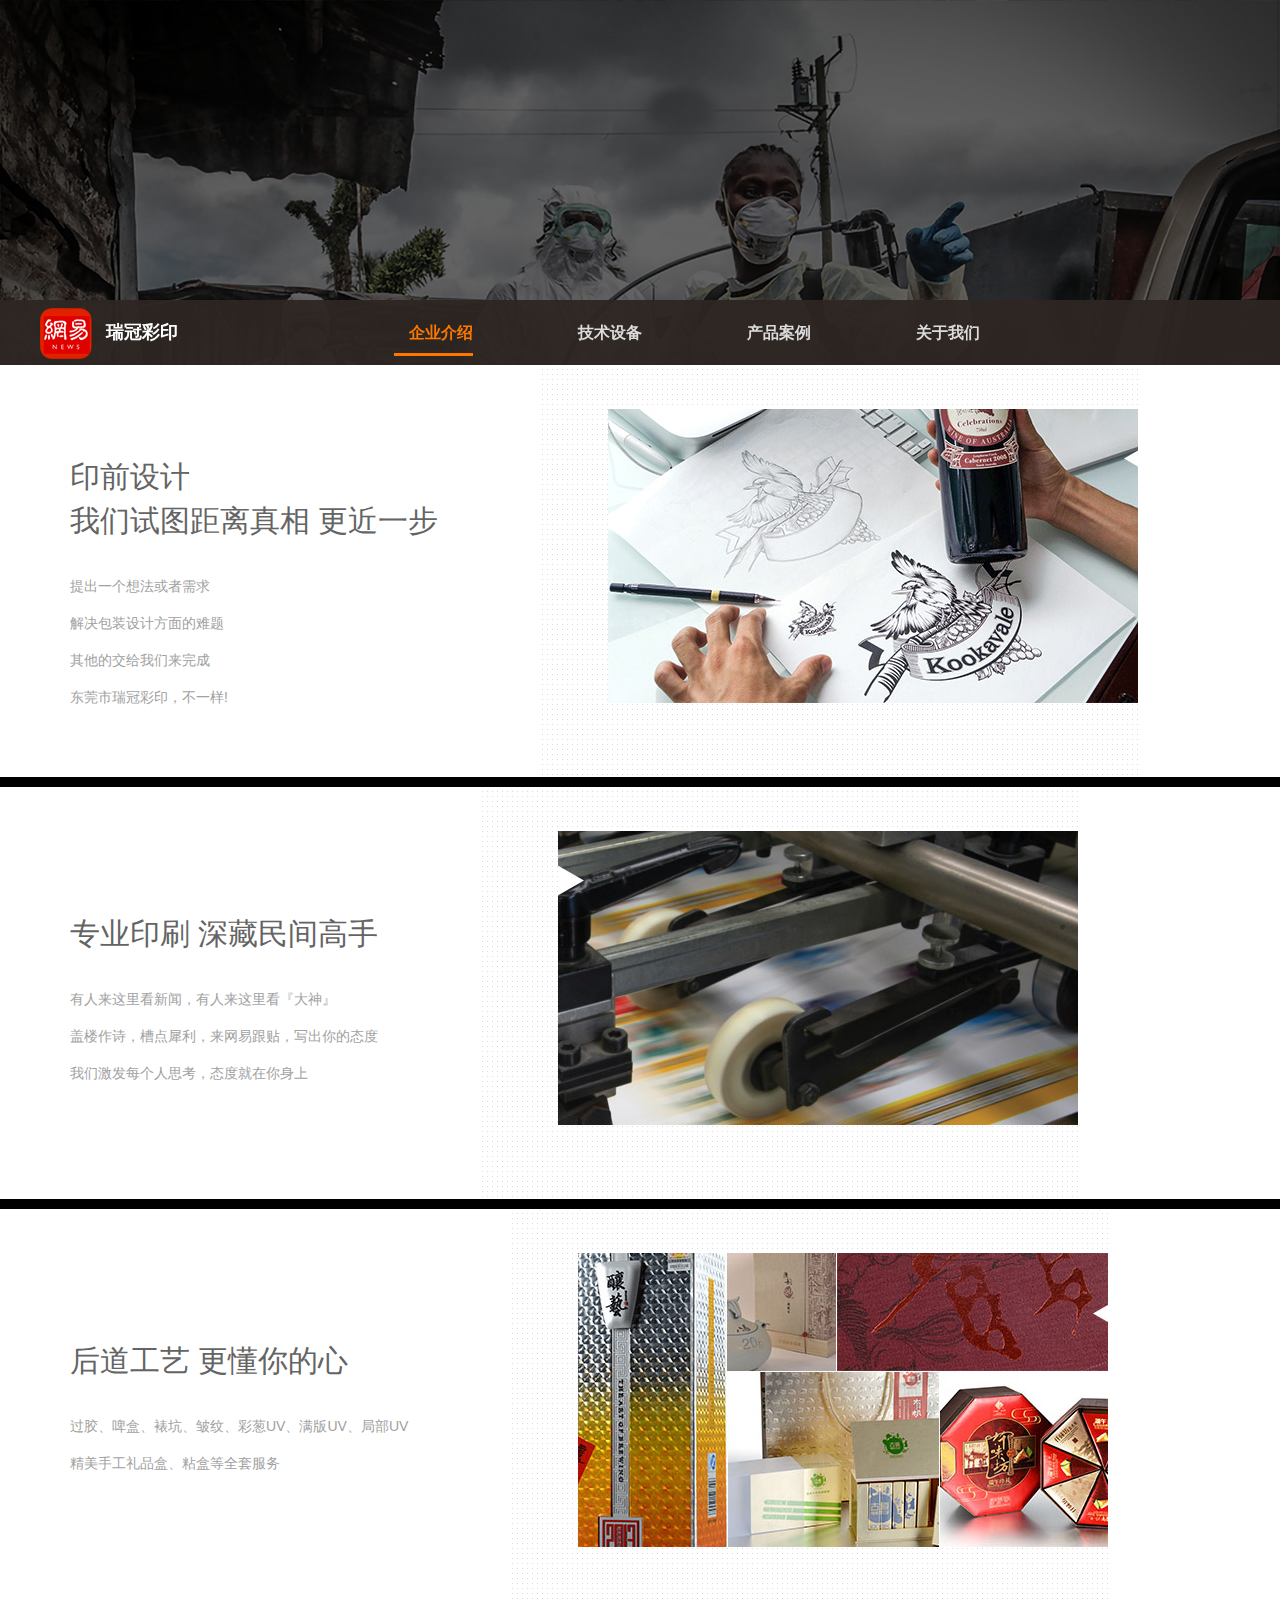
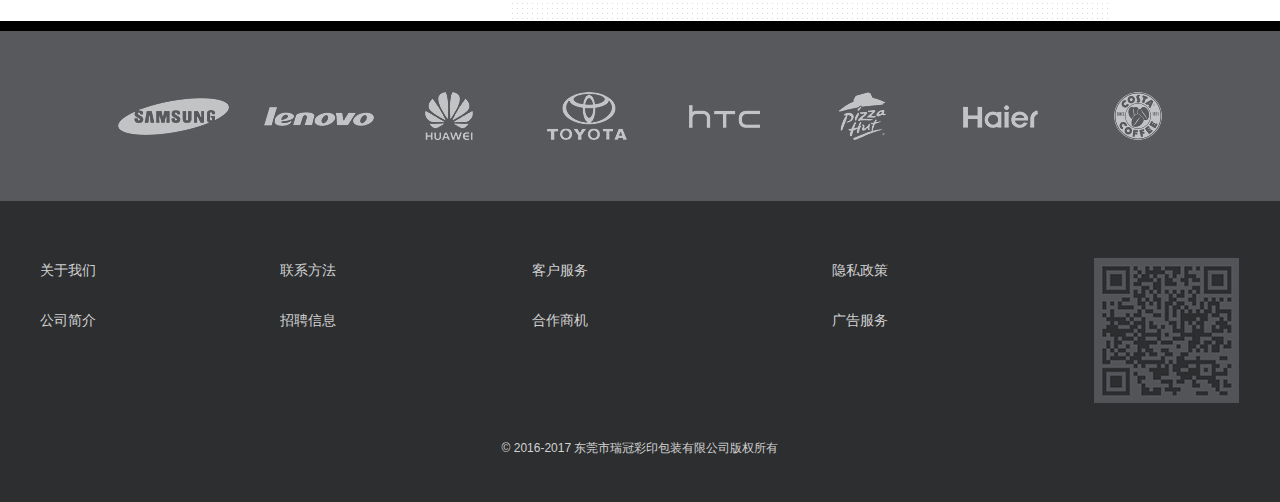
<file: index.html>
<html class="no-js" lang="zh-cmn-Hans"><head>
  <meta charset="utf-8">
  <meta http-equiv="X-UA-Compatible" content="IE=edge,chrome=1">
  <meta http-equiv="Cache-Control" content="no-siteapp">
  <meta name="renderer" content="webkit">
  <title>瑞冠彩印</title>
  <meta name="viewport" content="width=device-width, initial-scale=1">

  <base href="images">

  <script src="js/modernizr.js"></script>
  <link type="text/css" rel="stylesheet" href="css/pc_index.css">
  <link rel="shortcut icon" href="images/ico/favicon.png">
  <link rel="apple-touch-icon-precomposed" sizes="144x144" href="images/ico/apple-touch-icon-144-precomposed.png">
  <link rel="apple-touch-icon-precomposed" sizes="114x114" href="images/ico/apple-touch-icon-114-precomposed.png">
  <link rel="apple-touch-icon-precomposed" sizes="72x72" href="images/ico/apple-touch-icon-72-precomposed.png">
  <link rel="apple-touch-icon-precomposed" href="images/ico/apple-touch-icon-57-precomposed.png">
  <style>
    .m-header .logo {
      background: url(images/new-logo.png) 0 0 no-repeat !important;
    }
    .m-content .awards .wrap{
      background-image: url(images/index_awards_right_1.png);
    }
  </style>
</head>
<body>
<div class="m-container">
  <div class="m-header">
    <div class="inner">
      <a class="logo"></a>
      <span class="name">瑞冠彩印</span>
      <ul class="links clearfix">
        <li><a data-tab="index" data-title="企业介绍" class="index active">企业介绍<span class="border"></span></a></li>
        <li><a data-tab="download" data-title="技术设备" href="#download">技术设备<span class="border"></span></a></li>
        <li><a data-tab="aboutus" data-title="产品案例" href="#aboutus">产品案例<span class="border"></span></a></li>
        <li><a data-tab="contact" data-title="关于我们" href="#contact">关于我们<span class="border"></span></a></li>
      </ul>
    </div>
  </div>
  <div class="m-content">
    <div class="banner">
      <ul style="height: 545px;">
        <li class="img-1 active"><img src="images/index_banner_1.jpg"></li>
        <li class="img-2"><img src="images/index_banner_2.jpg"></li>
        <li class="img-3"><img src="images/index_banner_3.jpg"></li>
        <li class="img-4"><img src="images/index_banner_4.jpg"></li>
        <li class="img-5"><img src="images/index_banner_5.jpg"></li>
      </ul>
      <div class="mask">
        <img src="images/index_banner_cover.png">
      </div>
    </div>
    <div class="feature" style="margin-top: -32.8611px;">
      <ul>
        <li class="feature-1 clearfix active">
          <div class="left">
            <p>印前设计</p>
            <p>我们试图距离真相 更近一步</p>
            <div class="text">
              <div>提出一个想法或者需求</div>
              <div>解决包装设计方面的难题</div>
              <div>其他的交给我们来完成</div>
              <div>东莞市瑞冠彩印，不一样!</div>
            </div></div>
          <div class="right">
            <div class="inner"></div>
          </div>
        </li>
        <li class="feature-2 clearfix active">
          <div class="left">
            <p>专业印刷 深藏民间高手</p>
            <div class="text">
              <div>有人来这里看新闻，有人来这里看『大神』</div>
              <div>盖楼作诗，槽点犀利，来网易跟贴，写出你的态度</div>
              <div>我们激发每个人思考，态度就在你身上</div>
            </div></div>
          <div class="right">
            <div class="inner"></div>
          </div>
        </li>
        <li class="feature-3 clearfix active">
          <div class="left">
            <p>后道工艺  更懂你的心</p>
            <div class="text">
              <div>过胶、啤盒、裱坑、皱纹、彩葱UV、满版UV、局部UV</div>
              <div>精美手工礼品盒、粘盒等全套服务</div>
            </div>
          </div>
          <div class="right">
            <div class="inner"></div>
          </div>
        </li>
      </ul>
    </div>
    <div class="brands"></div>
  </div>
  <div class="m-footer">
    <div class="inner clearfix">
      <div class="column column-1">
        <a href="http://corp.163.com/">关于我们</a>
        <a href="http://gb.corp.163.com/gb/about/overview.html">公司简介</a>
      </div>
      <div class="column column-2">
        <a href="http://gb.corp.163.com/gb/contactus.html">联系方法</a>
        <a href="http://corp.163.com/gb/job/job.html">招聘信息</a>
      </div>
      <div class="column column-3">
        <a href="http://help.163.com/">客户服务</a>
        <a href="http://help.163.com/">合作商机</a>
      </div>
      <div class="column column-4">
        <a href="http://gb.corp.163.com/gb/legal.html">隐私政策</a>
        <a href="http://emarketing.biz.163.com/">广告服务</a>
      </div>
      <div class="qr"></div>
    </div>
    <div class="copyright"><span class="icon">©</span> 2016-2017 东莞市瑞冠彩印包装有限公司版权所有</div>
  </div>
</div>
<script src="http://img1.cache.netease.com/utf8/pc/lib/jquery.min.js"></script>
<script src="http://img1.cache.netease.com/utf8/pc/lib/jquery.jcarousel.min.js"></script>
<script type="text/javascript" src="http://img1.cache.netease.com/utf8/3g/newsapp/20151030142519/scripts/pc_index.js"></script>
<!-- START NetEase Devilfish 2006 -->
<script src="http://analytics.163.com/ntes.js" type="text/javascript"></script>
<script type="text/javascript">
  _ntes_nacc = "www";
  neteaseTracker();
  neteaseClickStat();
</script>
<script src="http://img6.cache.netease.com/utf8/3g/libs/ntes-stat.js" type="text/javascript"></script>
<script type="text/javascript">
  setTimeout(function(){
    _ntes_nacc = "mapp";
    neteaseTracker();
  } ,1000)
</script>

</body></html>
</file>
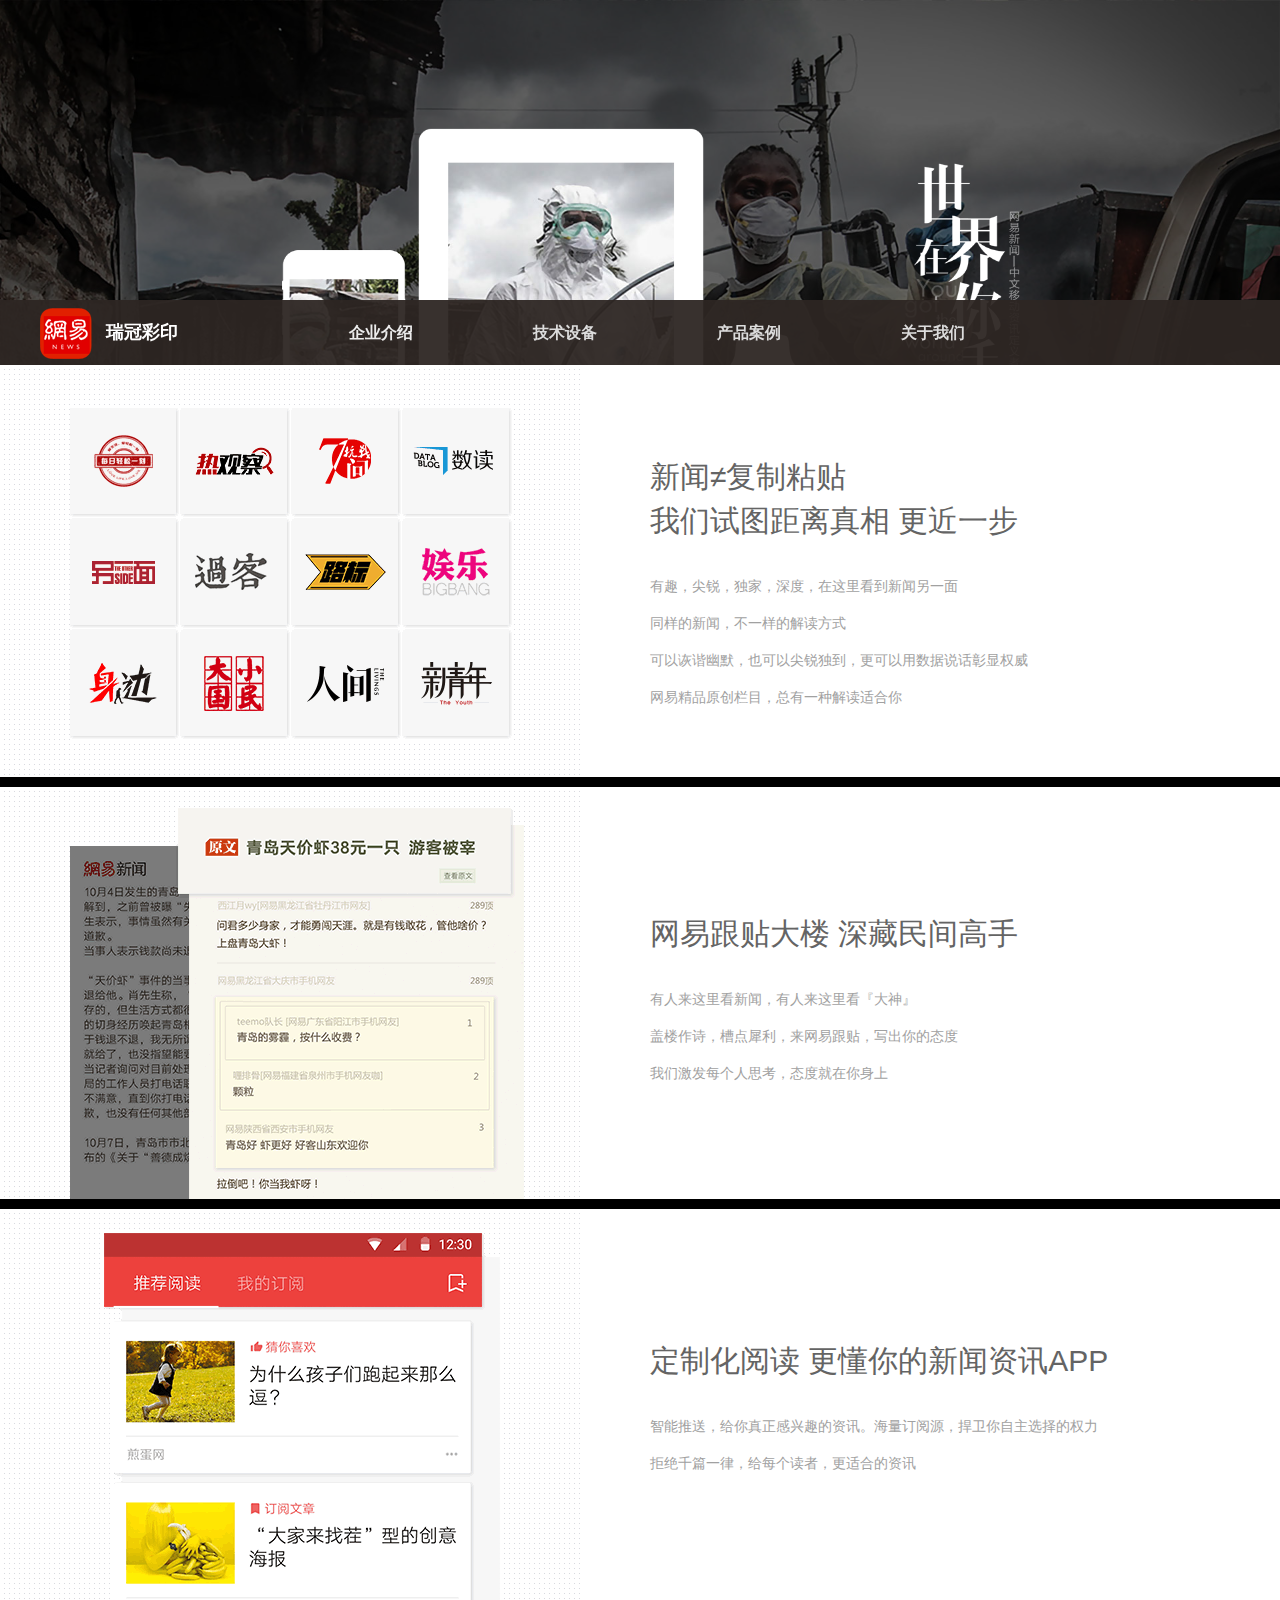
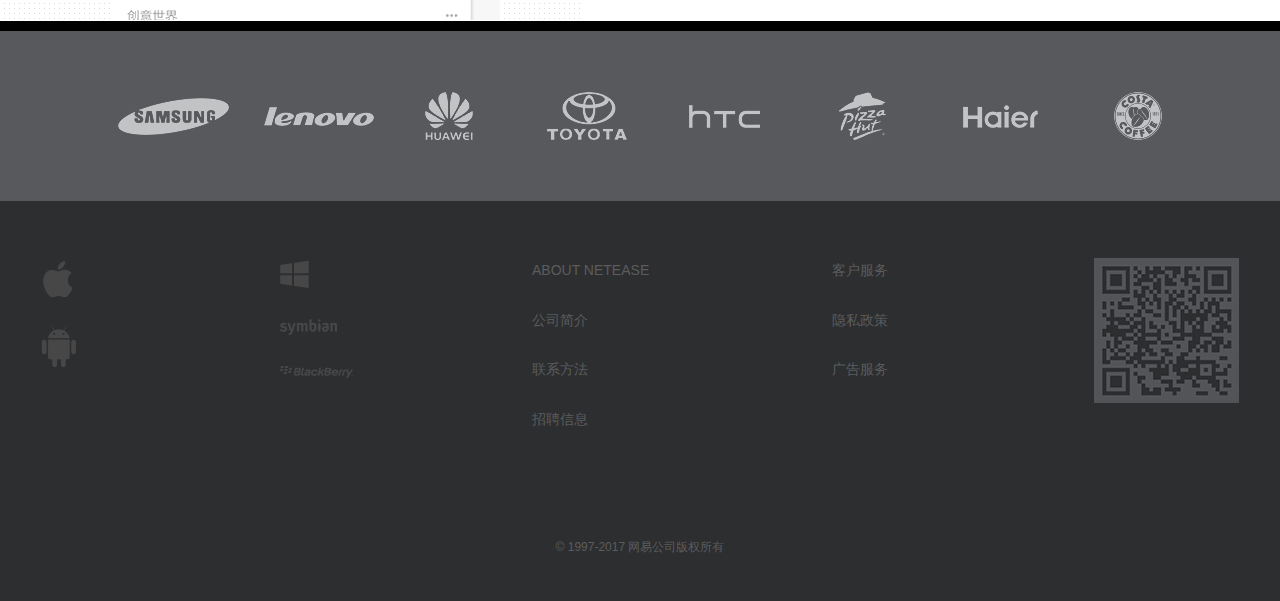
<file: 163/index.html>
<html class="no-js" lang="zh-cmn-Hans"><head>
  <meta charset="utf-8">
  <meta http-equiv="X-UA-Compatible" content="IE=edge,chrome=1">
  <meta http-equiv="Cache-Control" content="no-siteapp">
  <meta name="renderer" content="webkit">
  <title>瑞冠彩印</title>
  <meta name="viewport" content="width=device-width, initial-scale=1">

  <base href="images">

  <script src="js/modernizr.js"></script>
  <link type="text/css" rel="stylesheet" href="css/pc_index.css">
  <style>
    .m-header .logo {
      background: url(images/new-logo.png) 0 0 no-repeat !important;
    }
    .m-content .awards .wrap{
      background-image: url(images/index_awards_right_1.png);
    }
  </style>
</head>
<body>
<div class="m-container">
  <div class="m-header">
    <div class="inner">
      <a class="logo"></a>
      <span class="name">瑞冠彩印</span>
      <ul class="links clearfix">
        <li><a class="index">企业介绍</a></li>
        <li><a href="http://3g.163.com/ntes/special/00340QR4/app.html#download">技术设备</a></li>
        <li><a href="http://3g.163.com/ntes/special/00340QR4/app.html#aboutus">产品案例</a></li>
        <li><a href="http://3g.163.com/ntes/special/00340QR4/app.html#contact">关于我们</a></li>
      </ul>
    </div>
  </div>
  <div class="m-content">
    <div class="banner">
      <ul style="height: 545px;">
        <li class="img-1 active"><img src="images/index_banner_1.jpg"></li>
        <li class="img-2"><img src="images/index_banner_2.jpg"></li>
        <li class="img-3"><img src="images/index_banner_3.jpg"></li>
        <li class="img-4"><img src="images/index_banner_4.jpg"></li>
        <li class="img-5"><img src="images/index_banner_5.jpg"></li>
      </ul>
      <div class="mask">
        <img src="images/index_banner_cover.png">
      </div>
    </div>
    <div class="feature" style="margin-top: -32.8611px;">
      <ul>
        <li class="feature-1 clearfix active">
          <div class="left"><div class="inner"></div></div>
          <div class="right">
            <p>新闻≠复制粘贴</p>
            <p>我们试图距离真相 更近一步</p>
            <div class="text">
              <div>有趣，尖锐，独家，深度，在这里看到新闻另一面</div>
              <div>同样的新闻，不一样的解读方式</div>
              <div>可以诙谐幽默，也可以尖锐独到，更可以用数据说话彰显权威</div>
              <div>网易精品原创栏目，总有一种解读适合你</div>
            </div>
          </div>
        </li>
        <li class="feature-2 clearfix active">
          <div class="left"><div class="inner"></div></div>
          <div class="right">
            <p>网易跟贴大楼 深藏民间高手</p>
            <div class="text">
              <div>有人来这里看新闻，有人来这里看『大神』</div>
              <div>盖楼作诗，槽点犀利，来网易跟贴，写出你的态度</div>
              <div>我们激发每个人思考，态度就在你身上</div>
            </div>
          </div>
        </li>
        <li class="feature-3 clearfix active">
          <div class="left"><div class="inner"></div></div>
          <div class="right">
            <p>定制化阅读  更懂你的新闻资讯APP</p>
            <div class="text">
              <div>智能推送，给你真正感兴趣的资讯。海量订阅源，捍卫你自主选择的权力</div>
              <div>拒绝千篇一律，给每个读者，更适合的资讯</div>
            </div>
          </div>
        </li>
      </ul>
    </div>
    <!--<div class="carousel" style="display: none;">-->
      <!--<div class="inner">-->
        <!--<div class="mask">-->
          <!--<div class="words-wrap">-->
            <!--<span class="icon icon-1"></span>-->
            <!--<span class="words">存 善 心 ， 结 善 缘 。</span>-->
            <!--<span class="icon icon-2"></span>-->
          <!--</div>-->
          <!--<div class="name-wrap"><div class="name">孙俪</div></div>-->
        <!--</div>-->
        <!--<div class="gallery" data-jcarousel="true">-->
          <!--<ul class="clearfix" style="width: 9600px; transition-duration: 0s; transition-timing-function: ease; transition-property: all; transform: translate3d(0px, 0px, 0px);">-->
            <!--<li data-name="孙俪" data-words="存 善 心 ， 结 善 缘 。"><img src="images/carousel-2.jpg"></li>-->
            <!--<li data-name="阿米尔汗" data-words="If you love something, set it free."><img src="images/carousel-1.jpg"></li>-->
            <!--<li data-name="郎朗" data-words="音 乐 让 世 界 更 平 等 。"><img src="images/carousel-3.jpg"></li>-->
            <!--<li data-name="黄渤" data-words="让 环 保 从 名 词 变 成 动 词 。"><img src="images/carousel-4.jpg"></li>-->
            <!--<li data-name="巴乔" data-words="我 的 人 生 态 度 是 传 递 快 乐。"><img src="images/carousel-5.jpg"></li>-->
            <!--<li data-name="朴树" data-words="从 容 自 由 ， 像 棵 树 一 样 活 着 。"><img src="images/carousel-6.jpg"></li>-->
            <!--<li data-name="章子怡" data-words="不 止 爱 情 ， 生 活 值 得 冒 险 。"><img src="images/carousel-7.jpg"></li>-->
            <!--<li data-name="林丹" data-words="没 有 什 么 比 过 程 更 重 要 。"><img src="images/carousel-8.jpg"></li>-->
          <!--</ul>-->
        <!--</div>-->
        <!--<div class="indicator" data-jcarouselpagination="true"><a href="#2" class="active"></a><a href="#3"></a><a href="#4"></a><a href="#5"></a><a href="#6"></a><a href="#7"></a><a href="#8"></a><a href="#9"></a></div>-->
        <!--<div class="prev" data-jcarouselcontrol="true"></div>-->
        <!--<div class="next" data-jcarouselcontrol="true"></div>-->
      <!--</div>-->
    <!--</div>-->
    <!--<div class="awards" style="margin-top: 1206px;"><div class="wrap"><div class="inner"></div></div></div>-->
    <div class="brands"></div>
  </div>
  <div class="m-footer">
    <div class="inner clearfix">
      <div class="column column-1">
        <a href="http://3g.163.com/links/4633" class="ios" title="适用于苹果系统的手机和平板电脑" target="_blank"></a>
        <a href="http://3g.163.com/links/4636" title="适用于安卓系统的手机和平板电脑" target="_blank" class="android"></a>
      </div>
      <div class="column column-2">
        <a class="windows" href="http://3g.163.com/links/4634" title="适用于Windows Phone系统的手机" target="_blank"></a>
        <a class="symbian" href="http://3g.163.com/links/4638" title="适用于塞班v5系统的手机" target="_blank"></a>
        <a class="berry" href="http://3g.163.com/links/4635" title="适用于黑莓10系统的手机" target="_blank"></a>
      </div>
      <div class="column column-3">
        <a href="http://corp.163.com/">ABOUT NETEASE</a>
        <a href="http://gb.corp.163.com/gb/about/overview.html">公司简介</a>
        <a href="http://gb.corp.163.com/gb/contactus.html">联系方法</a>
        <a href="http://corp.163.com/gb/job/job.html">招聘信息</a>
      </div>
      <div class="column column-4">
        <a href="http://help.163.com/">客户服务</a>
        <a href="http://gb.corp.163.com/gb/legal.html">隐私政策</a>
        <a href="http://emarketing.biz.163.com/">广告服务</a>
      </div>
      <div class="qr"></div>
    </div>
    <div class="copyright"><span class="icon">©</span> 1997-2017 网易公司版权所有</div>
  </div>
</div>
<script src="http://img1.cache.netease.com/utf8/pc/lib/jquery.min.js"></script>
<script src="http://img1.cache.netease.com/utf8/pc/lib/jquery.jcarousel.min.js"></script>
<script type="text/javascript" src="http://img1.cache.netease.com/utf8/3g/newsapp/20151030142519/scripts/pc_index.js"></script>
<!-- START NetEase Devilfish 2006 -->
<script src="http://analytics.163.com/ntes.js" type="text/javascript"></script>
<script type="text/javascript">
  _ntes_nacc = "www";
  neteaseTracker();
  neteaseClickStat();
</script>
<script src="http://img6.cache.netease.com/utf8/3g/libs/ntes-stat.js" type="text/javascript"></script>
<script type="text/javascript">
  setTimeout(function(){
    _ntes_nacc = "mapp";
    neteaseTracker();
  } ,1000)
</script>

</body></html>
</file>
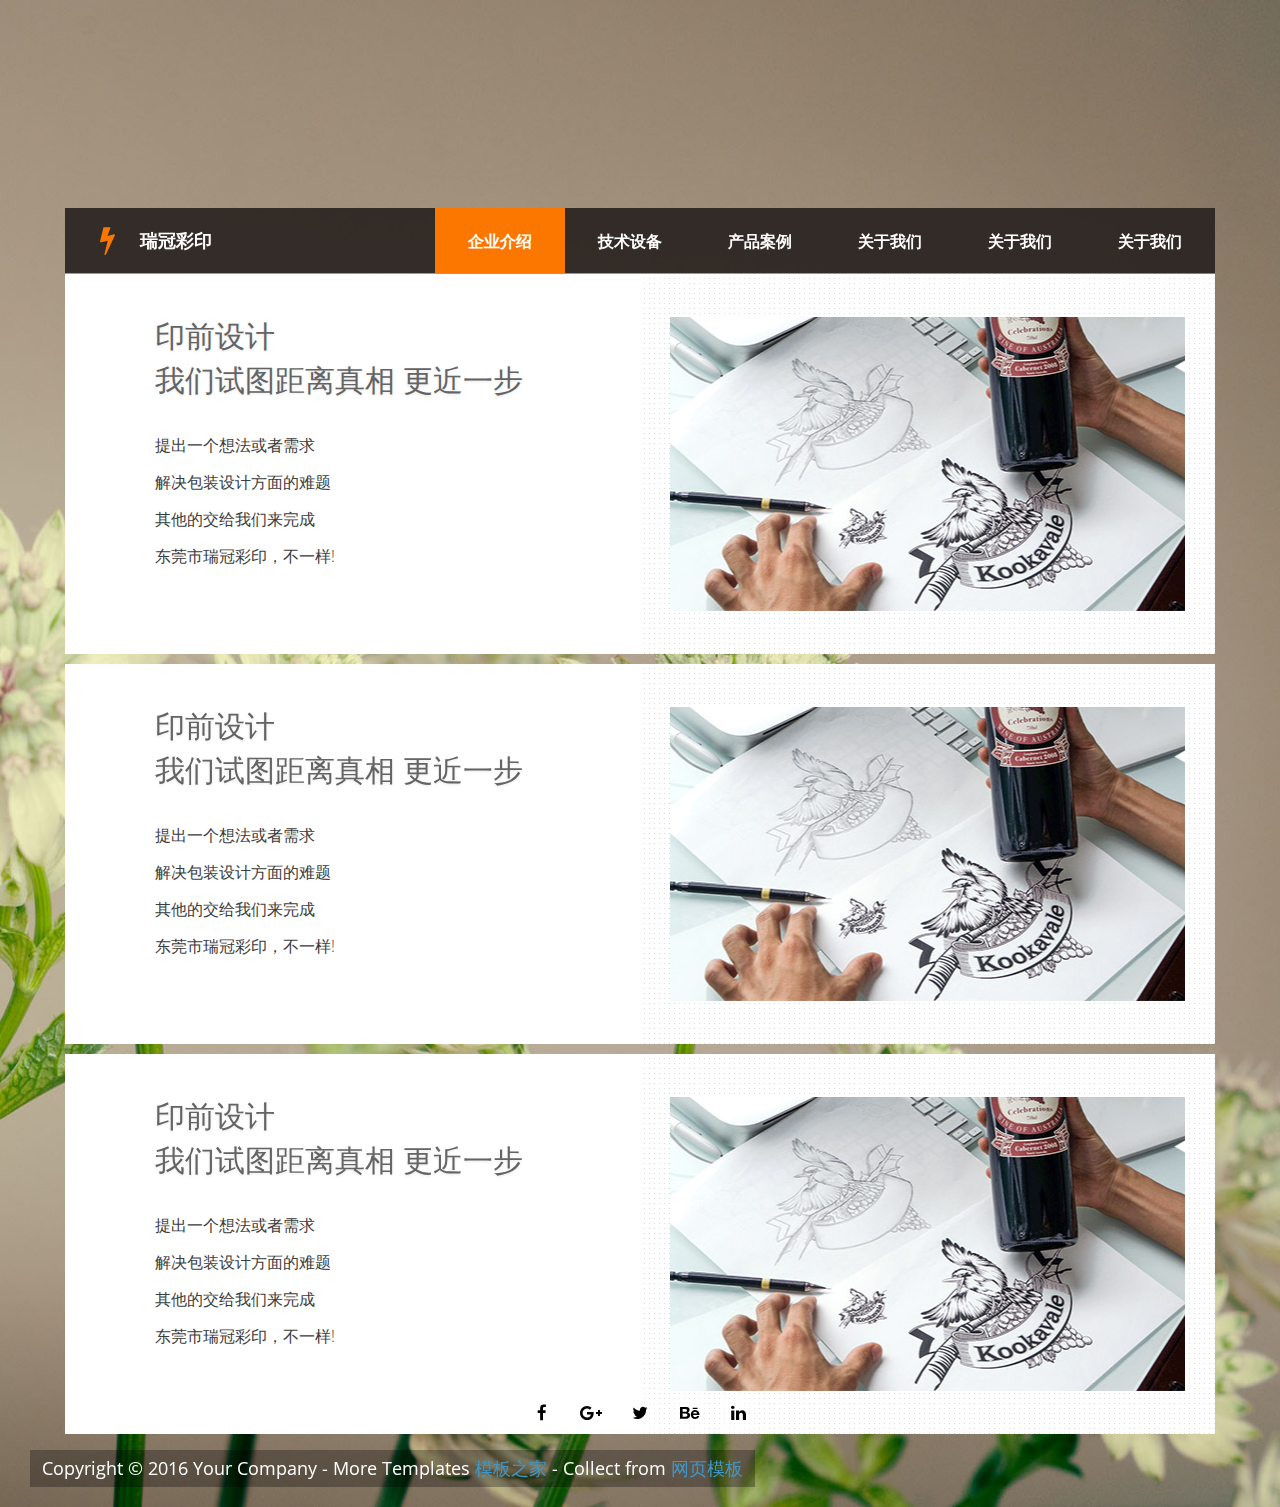
<file: test/index/index.html>
<!DOCTYPE html>
<html lang="en">
<head>
    <meta charset="utf-8">
    <meta http-equiv="X-UA-Compatible" content="IE=edge">
    <meta name="viewport" content="width=device-width, initial-scale=1">
    <title>瑞冠彩印</title>
    <!-- load stylesheets -->
    <link rel="stylesheet" href="https://fonts.googleapis.com/css?family=Open+Sans:300,400">
    <!-- Google web font "Open Sans" -->
    <link rel="stylesheet" href="font-awesome-4.5.0/css/font-awesome.min.css">
    <!-- Font Awesome -->
    <link rel="stylesheet" href="css/bootstrap.min.css">
    <!-- Bootstrap style -->
    <link rel="stylesheet" href="css/hero-slider-style.css">
    <!-- Hero slider style (https://codyhouse.co/gem/hero-slider/) -->
    <link rel="stylesheet" href="css/magnific-popup.css">
    <!-- Magnific popup style (http://dimsemenov.com/plugins/magnific-popup/) -->
    <link rel="stylesheet" href="css/templatemo-style.css">
    <!-- Templatemo style -->
    <link rel="shortcut icon" href="images/ico/favicon.png">

    <!-- HTML5 shim and Respond.js for IE8 support of HTML5 elements and media queries -->
    <!-- WARNING: Respond.js doesn't work if you view the page via file:// -->
    <!--[if lt IE 9]>
    <script src="https://oss.maxcdn.com/html5shiv/3.7.2/html5shiv.min.js"></script>
    <script src="https://oss.maxcdn.com/respond/1.4.2/respond.min.js"></script>
    <![endif]-->
</head>

<body>
<!-- Preloader -->
<div id="faceoff">
    <div id="preloader"></div>
    <div class="preloader-section"></div>
</div>
<!-- Preloader end -->

<!-- Content -->
<div class="cd-hero">
    <!--<div class="mask">-->
    <!--<img src="img/index_banner_cover.png">-->
    <!--</div>-->

    <!-- Navigation -->
    <div class="cd-slider-nav">
        <nav class="navbar">
            <div class="tm-navbar-bg">

                <a class="navbar-brand text-uppercase" href="#"><i class="fa fa-flash tm-brand-icon"></i>瑞冠彩印</a>

                <button class="navbar-toggler hidden-lg-up" type="button" data-toggle="collapse"
                        data-target="#tmNavbar">
                    &#9776;
                </button>
                <div class="collapse navbar-toggleable-md text-xs-center text-uppercase tm-navbar" id="tmNavbar">
                    <ul class="nav navbar-nav">
                        <li class="nav-item active selected">
                            <a class="nav-link" href="#0" data-no="1">企业介绍 <span class="sr-only">(current)</span></a>
                        </li>
                        <li class="nav-item">
                            <a class="nav-link" href="#0" data-no="2">技术设备</a>
                        </li>
                        <li class="nav-item">
                            <a class="nav-link" href="#0" data-no="3">产品案例</a>
                        </li>
                        <li class="nav-item">
                            <a class="nav-link" href="#0" data-no="4">关于我们</a>
                        </li>
                        <li class="nav-item">
                            <a class="nav-link" href="#0" data-no="5">关于我们</a>
                        </li>
                        <li class="nav-item">
                            <a class="nav-link" href="#0" data-no="6">关于我们</a>
                        </li>
                    </ul>
                </div>
            </div>

        </nav>
    </div>

    <ul class="cd-hero-slider">

        <!-- Page 1 Home -->
        <li class="selected">
            <div class="cd-full-width">
                <div class="container-fluid js-tm-page-content tm-page-pad" data-page-no="1">
                    <div class="tm-contact-page">
                        <div class="row">
                            <div class="col-xs-12">
                                <div class="tm-flex tm-contact-container">
                                    <div class="tm-bg-white-translucent text-xs-left tm-textbox tm-2-col-textbox-2 tm-textbox-padding tm-textbox-padding-contact">
                                        <div style="padding-left: 60px;padding-top: 10px">
                                            <h2 class="tm-contact-info">印前设计</h2>
                                            <h2 class="tm-contact-info">我们试图距离真相 更近一步</h2>
                                            <div style="margin-top: 25px">
                                                <div class="tm-content">提出一个想法或者需求</div>
                                                <div class="tm-content">解决包装设计方面的难题</div>
                                                <div class="tm-content">其他的交给我们来完成</div>
                                                <div class="tm-content">东莞市瑞冠彩印，不一样!</div>
                                            </div>
                                        </div>
                                    </div>
                                    <div style="background: #fff url('../images/index_dot.png') 0 0 repeat"
                                         class="tm-bg-white-translucent text-xs-left tm-textbox tm-2-col-textbox-2 tm-textbox-padding tm-textbox-padding-contact">
                                        <div class="feature-1"></div>
                                    </div>

                                </div>

                            </div>

                        </div>
                        <div class="row" style="margin-top: 10px">
                            <div class="col-xs-12">
                                <div class="tm-flex tm-contact-container">
                                    <div class="tm-bg-white-translucent text-xs-left tm-textbox tm-2-col-textbox-2 tm-textbox-padding tm-textbox-padding-contact">
                                        <div style="padding-left: 60px;padding-top: 10px">
                                            <h2 class="tm-contact-info">印前设计</h2>
                                            <h2 class="tm-contact-info">我们试图距离真相 更近一步</h2>
                                            <div style="margin-top: 25px">
                                                <div class="tm-content">提出一个想法或者需求</div>
                                                <div class="tm-content">解决包装设计方面的难题</div>
                                                <div class="tm-content">其他的交给我们来完成</div>
                                                <div class="tm-content">东莞市瑞冠彩印，不一样!</div>
                                            </div>
                                        </div>
                                    </div>
                                    <div style="background: #fff url('../images/index_dot.png') 0 0 repeat"
                                         class="tm-bg-white-translucent text-xs-left tm-textbox tm-2-col-textbox-2 tm-textbox-padding tm-textbox-padding-contact">
                                        <div class="feature-1"></div>
                                    </div>

                                </div>

                            </div>

                        </div>
                        <div class="row" style="margin-top: 10px">
                            <div class="col-xs-12">
                                <div class="tm-flex tm-contact-container">
                                    <div class="tm-bg-white-translucent text-xs-left tm-textbox tm-2-col-textbox-2 tm-textbox-padding tm-textbox-padding-contact">
                                        <div style="padding-left: 60px;padding-top: 10px">
                                            <h2 class="tm-contact-info">印前设计</h2>
                                            <h2 class="tm-contact-info">我们试图距离真相 更近一步</h2>
                                            <div style="margin-top: 25px">
                                                <div class="tm-content">提出一个想法或者需求</div>
                                                <div class="tm-content">解决包装设计方面的难题</div>
                                                <div class="tm-content">其他的交给我们来完成</div>
                                                <div class="tm-content">东莞市瑞冠彩印，不一样!</div>
                                            </div>
                                        </div>
                                    </div>
                                    <div style="background: #fff url('../images/index_dot.png') 0 0 repeat"
                                         class="tm-bg-white-translucent text-xs-left tm-textbox tm-2-col-textbox-2 tm-textbox-padding tm-textbox-padding-contact">
                                        <div class="feature-1"></div>
                                    </div>

                                </div>

                            </div>

                        </div>

                    </div>
                </div>
            </div>
        </li>

        <!-- Page 2 Gallery One -->
        <li>
            <div class="cd-full-width">
                <div class="container-fluid js-tm-page-content" data-page-no="2" data-page-type="gallery">
                    <div class="tm-img-gallery-container">
                        <div class="tm-img-gallery gallery-one">
                            <!-- Gallery One pop up connected with JS code below -->
                            <div class="tm-img-gallery-info-container">
                                <h2 class="tm-text-title tm-gallery-title tm-white"><span class="tm-white">First Image Gallery</span>
                                </h2>
                                <p class="tm-text">Curabitur quis tellus sed orci rhoncus fermentum. Praesent
                                    sollicitudin scelerisque nunc et vehicula. Sed ex magna, elementum ut volutpat ut,
                                    vehicula quis metus.
                                </p>
                            </div>
                            <div class="grid-item">
                                <figure class="effect-ruby">
                                    <img src="img/tm-img-01-tn.jpg" alt="Image" class="img-fluid tm-img">
                                    <figcaption>
                                        <h2 class="tm-figure-title">Image <span>One</span></h2>
                                        <p class="tm-figure-description">Lorem ipsum dolor sit amet, consectetur
                                            adipiscing elit.</p>
                                        <a href="img/tm-img-01.jpg">View more</a>
                                    </figcaption>
                                </figure>
                            </div>
                            <div class="grid-item">
                                <figure class="effect-ruby">
                                    <img src="img/tm-img-02-tn.jpg" alt="Image" class="img-fluid tm-img">
                                    <figcaption>
                                        <h2 class="tm-figure-title">Image <span>Two</span></h2>
                                        <p class="tm-figure-description">Maecenas purus sem, lobortis id odio in
                                            sapien.</p>
                                        <a href="img/tm-img-02.jpg">View more</a>
                                    </figcaption>
                                </figure>
                            </div>
                            <div class="grid-item">
                                <figure class="effect-ruby">
                                    <img src="img/tm-img-03-tn.jpg" alt="Image" class="img-fluid tm-img">
                                    <figcaption>
                                        <h2 class="tm-figure-title">Image <span>Three</span></h2>
                                        <p class="tm-figure-description">Lorem ipsum dolor sit amet, consectetur
                                            adipiscing elit.</p>
                                        <a href="img/tm-img-03.jpg">View more</a>
                                    </figcaption>
                                </figure>
                            </div>
                            <div class="grid-item">
                                <figure class="effect-ruby">
                                    <img src="img/tm-img-04-tn.jpg" alt="Image" class="img-fluid tm-img">
                                    <figcaption>
                                        <h2 class="tm-figure-title">Image <span>Four</span></h2>
                                        <p class="tm-figure-description">Maecenas purus sem, lobortis id odio in
                                            sapien.</p>
                                        <a href="img/tm-img-04.jpg">View more</a>
                                    </figcaption>
                                </figure>
                            </div>
                        </div>
                    </div>
                </div>
            </div>
        </li>

        <!-- Page 3 Gallery Two -->
        <li>
            <div class="cd-full-width">
                <div class="container-fluid js-tm-page-content" data-page-no="3" data-page-type="gallery">
                    <div class="tm-img-gallery-container tm-img-gallery-container-2">
                        <div class="tm-img-gallery gallery-two">
                            <!-- Gallery Two pop up connected with JS code below -->

                            <div class="tm-img-gallery-info-container">
                                <h2 class="tm-text-title tm-gallery-title"><span class="tm-white">Second Gallery</span>
                                </h2>
                                <p class="tm-text"><span class="tm-white">Aenean nulla lorem, laoreet eu nibh et, lacinia ullamcorper dui. Nullam ut tincidunt odio. Morbi accumsan diam vel enim cursus, in dapibus eros tristique.</span>
                                </p>
                            </div>
                            <div class="grid-item">
                                <figure class="effect-ruby">
                                    <img src="img/tm-img-05-tn.jpg" alt="Image" class="img-fluid tm-img">
                                    <figcaption>
                                        <h2 class="tm-figure-title">Picture <span>One</span></h2>
                                        <p class="tm-figure-description">Suspendisse id placerat risus. Mauris quis
                                            luctus risus.</p>
                                        <a href="img/tm-img-05.jpg">View more</a>
                                    </figcaption>
                                </figure>
                            </div>
                            <div class="grid-item">
                                <figure class="effect-ruby">
                                    <img src="img/tm-img-06-tn.jpg" alt="Image" class="img-fluid tm-img">
                                    <figcaption>
                                        <h2 class="tm-figure-title">Picture <span>Two</span></h2>
                                        <p class="tm-figure-description">Maecenas purus sem, lobortis id odio in
                                            sapien.</p>
                                        <a href="img/tm-img-06.jpg">View more</a>
                                    </figcaption>
                                </figure>
                            </div>
                            <div class="grid-item">
                                <figure class="effect-ruby">
                                    <img src="img/tm-img-07-tn.jpg" alt="Image" class="img-fluid tm-img">
                                    <figcaption>
                                        <h2 class="tm-figure-title">Picture <span>Three</span></h2>
                                        <p class="tm-figure-description">Suspendisse id placerat risus. Mauris quis
                                            luctus risus.</p>
                                        <a href="img/tm-img-07.jpg">View more</a>
                                    </figcaption>
                                </figure>
                            </div>
                            <div class="grid-item">
                                <figure class="effect-ruby">
                                    <img src="img/tm-img-08-tn.jpg" alt="Image" class="img-fluid tm-img">
                                    <figcaption>
                                        <h2 class="tm-figure-title">Picture <span>Four</span></h2>
                                        <p class="tm-figure-description">Maecenas purus sem, lobortis id odio in
                                            sapien.</p>
                                        <a href="img/tm-img-08.jpg">View more</a>
                                    </figcaption>
                                </figure>
                            </div>
                            <div class="grid-item">
                                <figure class="effect-ruby">
                                    <img src="img/tm-img-09-tn.jpg" alt="Image" class="img-fluid tm-img">
                                    <figcaption>
                                        <h2 class="tm-figure-title">Picture <span>Five</span></h2>
                                        <p class="tm-figure-description">Suspendisse id placerat risus. Mauris quis
                                            luctus risus.</p>
                                        <a href="img/tm-img-09.jpg">View more</a>
                                    </figcaption>
                                </figure>
                            </div>
                            <div class="grid-item">
                                <figure class="effect-ruby">
                                    <img src="img/tm-img-10-tn.jpg" alt="Image" class="img-fluid tm-img">
                                    <figcaption>
                                        <h2 class="tm-figure-title">Picture <span>Six</span></h2>
                                        <p class="tm-figure-description">Maecenas purus sem, lobortis id odio in
                                            sapien.</p>
                                        <a href="img/tm-img-10.jpg">View more</a>
                                    </figcaption>
                                </figure>
                            </div>
                        </div>
                    </div>
                </div>
            </div>
        </li>

        <!-- Page 4 Gallery Three -->
        <li>
            <div class="cd-full-width">
                <div class="container-fluid js-tm-page-content" data-page-no="4" data-page-type="gallery">
                    <div class="tm-img-gallery-container tm-img-gallery-container-3">
                        <div class="tm-img-gallery gallery-three">
                            <!-- Gallery Two pop up connected with JS code below -->

                            <div class="tm-img-gallery-info-container">
                                <h2 class="tm-text-title tm-gallery-title"><span
                                        class="tm-white">Third Image Grid</span></h2>
                                <p class="tm-text"><span class="tm-white">Nulla efficitur, ligula et imperdiet volutpat, lacus tortor tempus massa, eget tempus quam nibh vel nulla. Maecenas purus sem, lobortis id odio in, ultrices scelerisque sapien.</span>
                                </p>
                            </div>
                            <div class="grid-item">
                                <figure class="effect-ruby">
                                    <img src="img/tm-img-11-tn.jpg" alt="Image" class="img-fluid tm-img">
                                    <figcaption>
                                        <h2 class="tm-figure-title">Picture <span>One</span></h2>
                                        <p class="tm-figure-description">Suspendisse id placerat risus. Mauris quis
                                            luctus risus.</p>
                                        <a href="img/tm-img-11.jpg">View more</a>
                                    </figcaption>
                                </figure>
                            </div>
                            <div class="grid-item">
                                <figure class="effect-ruby">
                                    <img src="img/tm-img-12-tn.jpg" alt="Image" class="img-fluid tm-img">
                                    <figcaption>
                                        <h2 class="tm-figure-title">Picture <span>Two</span></h2>
                                        <p class="tm-figure-description">Maecenas purus sem, lobortis id odio in
                                            sapien.</p>
                                        <a href="img/tm-img-12.jpg">View more</a>
                                    </figcaption>
                                </figure>
                            </div>
                            <div class="grid-item">
                                <figure class="effect-ruby">
                                    <img src="img/tm-img-13-tn.jpg" alt="Image" class="img-fluid tm-img">
                                    <figcaption>
                                        <h2 class="tm-figure-title">Picture <span>Three</span></h2>
                                        <p class="tm-figure-description">Suspendisse id placerat risus. Mauris quis
                                            luctus risus.</p>
                                        <a href="img/tm-img-13.jpg">View more</a>
                                    </figcaption>
                                </figure>
                            </div>
                            <div class="grid-item">
                                <figure class="effect-ruby">
                                    <img src="img/tm-img-14-tn.jpg" alt="Image" class="img-fluid tm-img">
                                    <figcaption>
                                        <h2 class="tm-figure-title">Picture <span>Four</span></h2>
                                        <p class="tm-figure-description">Maecenas purus sem, lobortis id odio in
                                            sapien.</p>
                                        <a href="img/tm-img-14.jpg">View more</a>
                                    </figcaption>
                                </figure>
                            </div>
                            <div class="grid-item">
                                <figure class="effect-ruby">
                                    <img src="img/tm-img-15-tn.jpg" alt="Image" class="img-fluid tm-img">
                                    <figcaption>
                                        <h2 class="tm-figure-title">Picture <span>Five</span></h2>
                                        <p class="tm-figure-description">Suspendisse id placerat risus. Mauris quis
                                            luctus risus.</p>
                                        <a href="img/tm-img-15.jpg">View more</a>
                                    </figcaption>
                                </figure>
                            </div>
                            <div class="grid-item">
                                <figure class="effect-ruby">
                                    <img src="img/tm-img-16-tn.jpg" alt="Image" class="img-fluid tm-img">
                                    <figcaption>
                                        <h2 class="tm-figure-title">Picture <span>Six</span></h2>
                                        <p class="tm-figure-description">Maecenas purus sem, lobortis id odio in
                                            sapien.</p>
                                        <a href="img/tm-img-16.jpg">View more</a>
                                    </figcaption>
                                </figure>
                            </div>
                        </div>
                    </div> <!-- .tm-img-gallery-container -->
                </div>
            </div>
        </li>
        <div class="copyrights">Collect from <a href="http://www.cssmoban.com/">企业网站模板</a></div>

        <!-- Page 5 About -->
        <li>
            <div class="cd-full-width">
                <div class="container-fluid js-tm-page-content tm-page-width" data-page-no="5">
                    <div class="row">
                        <div class="col-xs-12">
                            <div class="tm-flex">
                                <div class="tm-bg-white-translucent text-xs-left tm-textbox tm-textbox-padding tm-white-box-margin-b">
                                    <h2 class="tm-text-title">Lorem ipsum dolor</h2>
                                    <p class="tm-text">Nulla efficitur, ligula et imperdiet volutpat, lacus tortor
                                        tempus massa, eget tempus quam nibh vel nulla. Vivamus non molestie leo, non
                                        tincidunt diam. Mauris sagittis elit in velit ultricies aliquet sed in magna.
                                        Pellentesque semper, est nec consequat viverra, sem augue tincidunt nisi, a
                                        posuere nisi sapien sed sapien. Nulla facilisi.</p>
                                </div>
                            </div>
                        </div>
                    </div>

                    <div class="row">
                        <div class="col-xs-12">
                            <div class="tm-flex">
                                <div class="tm-bg-white-translucent text-xs-left tm-textbox tm-2-col-textbox-2 tm-textbox-padding">
                                    <h2 class="tm-text-title">Nulla facilisi</h2>
                                    <p class="tm-text">Donec vitae bibendum est, et ultrices urna. Curabitur ac bibendum
                                        augue, a convallis mi. Cum sociis natoque penatibus et magnis dis parturient
                                        montes, nascetur ridiculus mus. Sed ultrices placerat arcu.</p>
                                </div>
                                <div class="tm-bg-white-translucent text-xs-left tm-textbox tm-2-col-textbox-2 tm-textbox-padding">
                                    <h2 class="tm-text-title">Aliquam sem sem</h2>
                                    <p class="tm-text">Proin sagittis mauris dolor, vel efficitur lectus dictum nec. Sed
                                        ultrices placerat arcu, id malesuada metus cursus suscipit. Donex quis
                                        consectetur ligula. Proin accumsan eros id nisi porttitor, a facilisis quam
                                        cursus.</p>
                                </div>
                            </div>
                        </div>
                    </div>
                </div>
            </div> <!-- .cd-full-width -->

        </li>

        <!-- Page 6 Contact Us -->
        <li>
            <div class="cd-full-width">
                <div class="container-fluid js-tm-page-content tm-page-pad" data-page-no="6">
                    <div class="tm-contact-page">
                        <div class="row">
                            <div class="col-xs-12">
                                <div class="tm-flex tm-contact-container">
                                    <div class="tm-bg-white-translucent text-xs-left tm-textbox tm-2-col-textbox-2 tm-textbox-padding tm-textbox-padding-contact">
                                        <h2 class="tm-contact-info">Contact Us</h2>
                                        <p class="tm-text">Praesent tempus dapibus odio nec elementum. Sed elementum est
                                            quis tortor faucibus, et molestie nibh finibus. Mauris condimentum ex
                                            vestibulum fringilla consectetur.</p>

                                        <!-- contact form -->
                                        <form action="index.html" method="post" class="tm-contact-form">

                                            <div class="form-group">
                                                <input type="text" id="contact_name" name="contact_name"
                                                       class="form-control" placeholder="Name" required/>
                                            </div>

                                            <div class="form-group">
                                                <input type="email" id="contact_email" name="contact_email"
                                                       class="form-control" placeholder="Email" required/>
                                            </div>

                                            <div class="form-group">
                                                <textarea id="contact_message" name="contact_message"
                                                          class="form-control" rows="5" placeholder="Your message"
                                                          required></textarea>
                                            </div>

                                            <button type="submit" class="pull-xs-right tm-submit-btn">Send</button>

                                        </form>
                                    </div>

                                    <div class="tm-bg-white-translucent text-xs-left tm-textbox tm-2-col-textbox-2 tm-textbox-padding tm-textbox-padding-contact">
                                        <h2 class="tm-contact-info">123 New Street 11000, San Francisco, CA</h2>
                                        <!-- google map goes here -->
                                        <div id="">map</div>
                                    </div>

                                </div>

                            </div>

                        </div>

                    </div>

                </div>

            </div> <!-- .cd-full-width -->
        </li>
    </ul> <!-- .cd-hero-slider -->

    <footer class="tm-footer">

        <div class="tm-social-icons-container text-xs-center">
            <a href="#" class="tm-social-link"><i class="fa fa-facebook"></i></a>
            <a href="#" class="tm-social-link"><i class="fa fa-google-plus"></i></a>
            <a href="#" class="tm-social-link"><i class="fa fa-twitter"></i></a>
            <a href="#" class="tm-social-link"><i class="fa fa-behance"></i></a>
            <a href="#" class="tm-social-link"><i class="fa fa-linkedin"></i></a>
        </div>

        <p class="tm-copyright-text">Copyright &copy; 2016 Your Company

            - More Templates <a href="http://www.cssmoban.com/" target="_blank" title="模板之家">模板之家</a> - Collect from <a
                    href="http://www.cssmoban.com/" title="网页模板" target="_blank">网页模板</a></p>

    </footer>

</div> <!-- .cd-hero -->


<!-- Preloader, https://ihatetomatoes.net/create-custom-preloading-screen/ -->
<div id="loader-wrapper">

    <div id="loader"></div>
    <div class="loader-section section-left"></div>
    <div class="loader-section section-right"></div>

</div>

<!-- load JS files -->
<script src="js/jquery-1.11.3.min.js"></script>         <!-- jQuery (https://jquery.com/download/) -->
<script src="js/tether.min.js"></script>
<!-- Tether for Bootstrap (http://stackoverflow.com/questions/34567939/how-to-fix-the-error-error-bootstrap-tooltips-require-tether-http-github-h) -->
<script src="js/bootstrap.min.js"></script>             <!-- Bootstrap js (v4-alpha.getbootstrap.com/) -->
<script src="js/hero-slider-main.js"></script>          <!-- Hero slider (https://codyhouse.co/gem/hero-slider/) -->
<script src="js/jquery.magnific-popup.min.js"></script>
<!-- Magnific popup (http://dimsemenov.com/plugins/magnific-popup/) -->

<script>

    function adjustHeightOfPage(pageNo) {

        var offset = 80;
        var pageContentHeight = 0;

        var pageType = $('div[data-page-no="' + pageNo + '"]').data("page-type");

        if (pageType != undefined && pageType == "gallery") {
            pageContentHeight = $(".cd-hero-slider li:nth-of-type(" + pageNo + ") .tm-img-gallery-container").height();
        }
        else {
            pageContentHeight = $(".cd-hero-slider li:nth-of-type(" + pageNo + ") .js-tm-page-content").height();
        }

        if ($(window).width() >= 992) {
            offset = 120;
        }
        else if ($(window).width() < 480) {
            offset = 40;
        }

        // Get the page height
        var totalPageHeight = 15 + $('.cd-slider-nav').height()
            + pageContentHeight + offset
            + $('.tm-footer').height();

        // Adjust layout based on page height and window height
        if (totalPageHeight > $(window).height()) {
            $('.cd-hero-slider').addClass('small-screen');
            $('.cd-hero-slider li:nth-of-type(' + pageNo + ')').css("min-height", totalPageHeight + "px");
        }
        else {
            $('.cd-hero-slider').removeClass('small-screen');
            $('.cd-hero-slider li:nth-of-type(' + pageNo + ')').css("min-height", "100%");
        }
    }

    /*
     Everything is loaded including images.
     */
    $(window).load(function () {

        adjustHeightOfPage(1); // Adjust page height

        /* Gallery One pop up
         -----------------------------------------*/
        $('.gallery-one').magnificPopup({
            delegate: 'a', // child items selector, by clicking on it popup will open
            type: 'image',
            gallery: {enabled: true}
        });

        /* Gallery Two pop up
         -----------------------------------------*/
        $('.gallery-two').magnificPopup({
            delegate: 'a',
            type: 'image',
            gallery: {enabled: true}
        });

        /* Gallery Three pop up
         -----------------------------------------*/
        $('.gallery-three').magnificPopup({
            delegate: 'a',
            type: 'image',
            gallery: {enabled: true}
        });

        /* Collapse menu after click
         -----------------------------------------*/
        $('#tmNavbar a').click(function () {
            $('#tmNavbar').collapse('hide');

            adjustHeightOfPage($(this).data("no")); // Adjust page height
        });

        /* Browser resized
         -----------------------------------------*/
        $(window).resize(function () {
            var currentPageNo = $(".cd-hero-slider li.selected .js-tm-page-content").data("page-no");

            // wait 3 seconds
            setTimeout(function () {
                adjustHeightOfPage(currentPageNo);
            }, 1000);

        });

        // Remove preloader (https://ihatetomatoes.net/create-custom-preloading-screen/)
        $('body').addClass('loaded');

    });


</script>

</body>
</html>
</file>
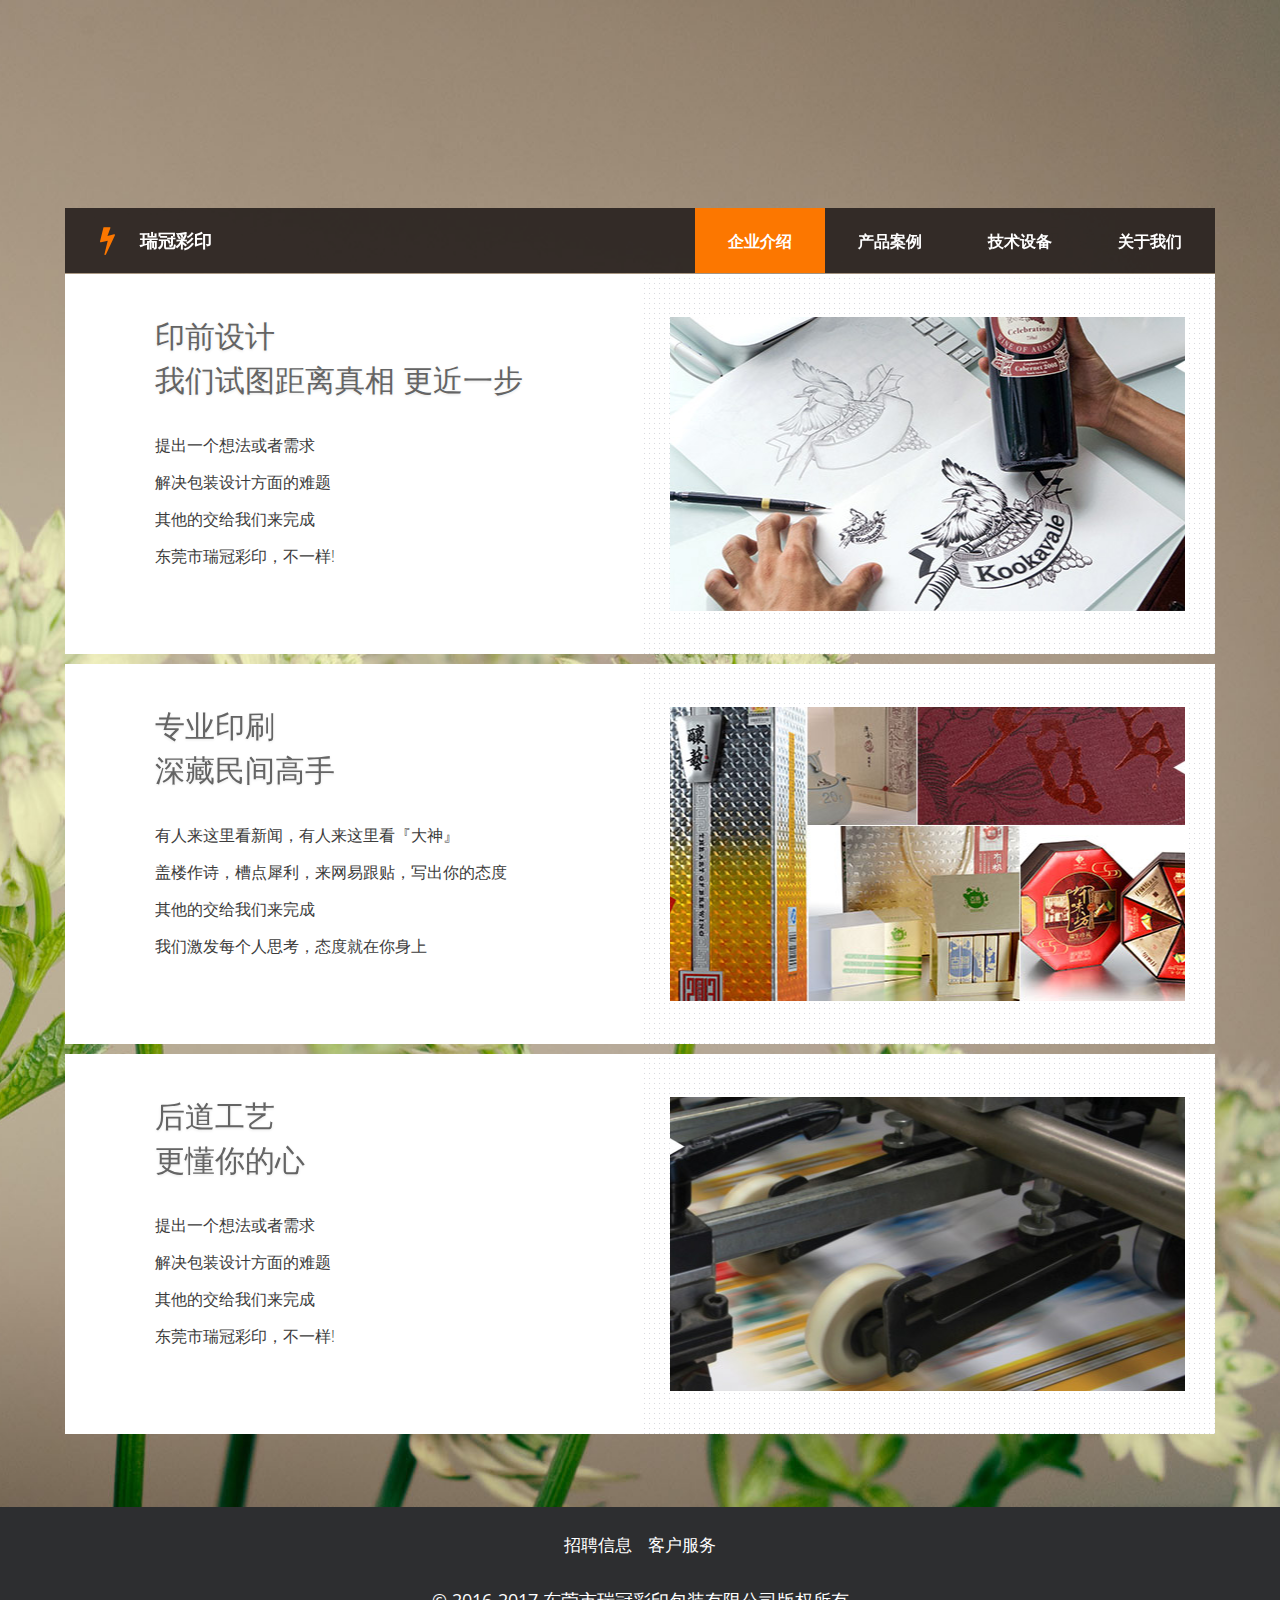
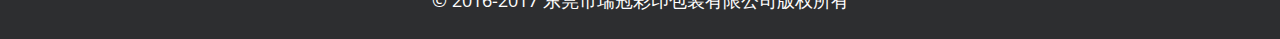
<file: test/main/index.html>
<!DOCTYPE html>
<html lang="en">
<head>
    <meta charset="utf-8">
    <meta http-equiv="X-UA-Compatible" content="IE=edge">
    <meta name="viewport" content="width=device-width, initial-scale=1">
    <title>瑞冠彩印</title>
    <!-- load stylesheets -->
    <link rel="stylesheet" href="https://fonts.googleapis.com/css?family=Open+Sans:300,400">
    <!-- Google web font "Open Sans" -->
    <link rel="stylesheet" href="font-awesome-4.5.0/css/font-awesome.min.css">
    <!-- Font Awesome -->
    <link rel="stylesheet" href="css/bootstrap.min.css">
    <!-- Bootstrap style -->
    <link rel="stylesheet" href="css/hero-slider-style.css">
    <!-- Hero slider style (https://codyhouse.co/gem/hero-slider/) -->
    <link rel="stylesheet" href="css/magnific-popup.css">
    <!-- Magnific popup style (http://dimsemenov.com/plugins/magnific-popup/) -->
    <link rel="stylesheet" href="css/templatemo-style.css">
    <!-- Templatemo style -->
    <link rel="shortcut icon" href="images/ico/favicon.png">

    <!-- HTML5 shim and Respond.js for IE8 support of HTML5 elements and media queries -->
    <!-- WARNING: Respond.js doesn't work if you view the page via file:// -->
    <!--[if lt IE 9]>
    <script src="https://oss.maxcdn.com/html5shiv/3.7.2/html5shiv.min.js"></script>
    <script src="https://oss.maxcdn.com/respond/1.4.2/respond.min.js"></script>
    <![endif]-->
</head>

<body>
<!-- Preloader -->
<div id="faceoff">
    <div id="preloader"></div>
    <div class="preloader-section"></div>
</div>
<!-- Preloader end -->

<!-- Content -->
<div class="cd-hero">
    <!--<div class="mask">-->
    <!--<img src="img/index_banner_cover.png">-->
    <!--</div>-->

    <!-- Navigation -->
    <div class="cd-slider-nav">
        <nav class="navbar">
            <div class="tm-navbar-bg">

                <a class="navbar-brand text-uppercase" href="#"><i class="fa fa-flash tm-brand-icon"></i>瑞冠彩印</a>

                <button class="navbar-toggler hidden-lg-up" type="button" data-toggle="collapse"
                        data-target="#tmNavbar">
                    &#9776;
                </button>
                <div class="collapse navbar-toggleable-md text-xs-center text-uppercase tm-navbar" id="tmNavbar">
                    <ul class="nav navbar-nav">
                        <li class="nav-item active selected">
                            <a class="nav-link" href="#0" data-no="1">企业介绍 <span class="sr-only">(current)</span></a>
                        </li>
                        <li class="nav-item">
                            <a class="nav-link" href="#0" data-no="2">产品案例</a>
                        </li>
                        <li class="nav-item">
                            <a class="nav-link" href="#0" data-no="3">技术设备</a>
                        </li>
                        <li class="nav-item">
                            <a class="nav-link" href="#0" data-no="4">关于我们</a>
                        </li>
                        <!--<li class="nav-item">-->
                            <!--<a class="nav-link" href="#0" data-no="5">关于我们</a>-->
                        <!--</li>-->
                        <!--<li class="nav-item">-->
                            <!--<a class="nav-link" href="#0" data-no="6">关于我们</a>-->
                        <!--</li>-->
                    </ul>
                </div>
            </div>

        </nav>
    </div>

    <ul class="cd-hero-slider">

        <!-- Page 1 Home -->
        <li class="selected">
            <div class="cd-full-width">
                <div class="container-fluid js-tm-page-content tm-page-pad" data-page-no="1">
                    <div class="tm-contact-page">
                        <div class="row">
                            <div class="col-xs-12">
                                <div class="tm-flex tm-contact-container">
                                    <div class="tm-bg-white-translucent text-xs-left tm-textbox tm-2-col-textbox-2 tm-textbox-padding tm-textbox-padding-contact">
                                        <div style="padding-left: 60px;padding-top: 10px">
                                            <h2 class="tm-contact-info">印前设计</h2>
                                            <h2 class="tm-contact-info">我们试图距离真相 更近一步</h2>
                                            <div style="margin-top: 25px">
                                                <div class="tm-content">提出一个想法或者需求</div>
                                                <div class="tm-content">解决包装设计方面的难题</div>
                                                <div class="tm-content">其他的交给我们来完成</div>
                                                <div class="tm-content">东莞市瑞冠彩印，不一样!</div>
                                            </div>
                                        </div>
                                    </div>
                                    <div style="background: #fff url('../images/index_dot.png') 0 0 repeat"
                                         class="tm-bg-white-translucent text-xs-left tm-textbox tm-2-col-textbox-2 tm-textbox-padding tm-textbox-padding-contact">
                                        <div class="feature-1"></div>
                                    </div>

                                </div>

                            </div>

                        </div>
                        <div class="row" style="margin-top: 10px">
                            <div class="col-xs-12">
                                <div class="tm-flex tm-contact-container">
                                    <div class="tm-bg-white-translucent text-xs-left tm-textbox tm-2-col-textbox-2 tm-textbox-padding tm-textbox-padding-contact">
                                        <div style="padding-left: 60px;padding-top: 10px">
                                            <h2 class="tm-contact-info">专业印刷</h2>
                                            <h2 class="tm-contact-info">深藏民间高手</h2>
                                            <div style="margin-top: 25px">
                                                <div class="tm-content">有人来这里看新闻，有人来这里看『大神』</div>
                                                <div class="tm-content">盖楼作诗，槽点犀利，来网易跟贴，写出你的态度</div>
                                                <div class="tm-content">其他的交给我们来完成</div>
                                                <div class="tm-content">我们激发每个人思考，态度就在你身上</div>
                                            </div>
                                        </div>
                                    </div>
                                    <div style="background: #fff url('../images/index_dot.png') 0 0 repeat"
                                         class="tm-bg-white-translucent text-xs-left tm-textbox tm-2-col-textbox-2 tm-textbox-padding tm-textbox-padding-contact">
                                        <div class="feature-2"></div>
                                    </div>

                                </div>

                            </div>

                        </div>
                        <div class="row" style="margin-top: 10px">
                            <div class="col-xs-12">
                                <div class="tm-flex tm-contact-container">
                                    <div class="tm-bg-white-translucent text-xs-left tm-textbox tm-2-col-textbox-2 tm-textbox-padding tm-textbox-padding-contact">
                                        <div style="padding-left: 60px;padding-top: 10px">
                                            <h2 class="tm-contact-info">后道工艺</h2>
                                            <h2 class="tm-contact-info">更懂你的心</h2>
                                            <div style="margin-top: 25px">
                                                <div class="tm-content">提出一个想法或者需求</div>
                                                <div class="tm-content">解决包装设计方面的难题</div>
                                                <div class="tm-content">其他的交给我们来完成</div>
                                                <div class="tm-content">东莞市瑞冠彩印，不一样!</div>
                                            </div>
                                        </div>
                                    </div>
                                    <div style="background: #fff url('../images/index_dot.png') 0 0 repeat"
                                         class="tm-bg-white-translucent text-xs-left tm-textbox tm-2-col-textbox-2 tm-textbox-padding tm-textbox-padding-contact">
                                        <div class="feature-3"></div>
                                    </div>

                                </div>

                            </div>

                        </div>

                    </div>
                </div>
            </div>
        </li>

        <!-- Page 2 Gallery One -->
        <li>
            <div class="cd-full-width">
                <div class="container-fluid js-tm-page-content" data-page-no="2" data-page-type="gallery">
                    <div class="tm-img-gallery-container">
                        <div class="tm-img-gallery gallery-one">
                            <!-- Gallery One pop up connected with JS code below -->
                            <div class="grid-item">
                                <figure class="effect-ruby">
                                    <img src="img/tm-img-01-tn.jpg" alt="Image" class="img-fluid tm-img">
                                    <figcaption>
                                        <h2 class="tm-figure-title">Image <span>One</span></h2>
                                        <p class="tm-figure-description">Lorem ipsum dolor sit amet, consectetur
                                            adipiscing elit.</p>
                                        <a href="img/tm-img-01.jpg">View more</a>
                                    </figcaption>
                                </figure>
                            </div>
                            <div class="grid-item">
                                <figure class="effect-ruby">
                                    <img src="img/tm-img-02-tn.jpg" alt="Image" class="img-fluid tm-img">
                                    <figcaption>
                                        <h2 class="tm-figure-title">Image <span>Two</span></h2>
                                        <p class="tm-figure-description">Maecenas purus sem, lobortis id odio in
                                            sapien.</p>
                                        <a href="img/tm-img-02.jpg">View more</a>
                                    </figcaption>
                                </figure>
                            </div>
                            <div class="grid-item">
                                <figure class="effect-ruby">
                                    <img src="img/tm-img-03-tn.jpg" alt="Image" class="img-fluid tm-img">
                                    <figcaption>
                                        <h2 class="tm-figure-title">Image <span>Three</span></h2>
                                        <p class="tm-figure-description">Lorem ipsum dolor sit amet, consectetur
                                            adipiscing elit.</p>
                                        <a href="img/tm-img-03.jpg">View more</a>
                                    </figcaption>
                                </figure>
                            </div>
                            <div class="grid-item">
                                <figure class="effect-ruby">
                                    <img src="img/tm-img-04-tn.jpg" alt="Image" class="img-fluid tm-img">
                                    <figcaption>
                                        <h2 class="tm-figure-title">Image <span>Four</span></h2>
                                        <p class="tm-figure-description">Maecenas purus sem, lobortis id odio in
                                            sapien.</p>
                                        <a href="img/tm-img-04.jpg">View more</a>
                                    </figcaption>
                                </figure>
                            </div>
                            <div class="grid-item">
                                <figure class="effect-ruby">
                                    <img src="img/tm-img-01-tn.jpg" alt="Image" class="img-fluid tm-img">
                                    <figcaption>
                                        <h2 class="tm-figure-title">Image <span>One</span></h2>
                                        <p class="tm-figure-description">Lorem ipsum dolor sit amet, consectetur
                                            adipiscing elit.</p>
                                        <a href="img/tm-img-01.jpg">View more</a>
                                    </figcaption>
                                </figure>
                            </div>
                            <div class="grid-item">
                                <figure class="effect-ruby">
                                    <img src="img/tm-img-02-tn.jpg" alt="Image" class="img-fluid tm-img">
                                    <figcaption>
                                        <h2 class="tm-figure-title">Image <span>Two</span></h2>
                                        <p class="tm-figure-description">Maecenas purus sem, lobortis id odio in
                                            sapien.</p>
                                        <a href="img/tm-img-02.jpg">View more</a>
                                    </figcaption>
                                </figure>
                            </div>
                            <div class="grid-item">
                                <figure class="effect-ruby">
                                    <img src="img/tm-img-03-tn.jpg" alt="Image" class="img-fluid tm-img">
                                    <figcaption>
                                        <h2 class="tm-figure-title">Image <span>Three</span></h2>
                                        <p class="tm-figure-description">Lorem ipsum dolor sit amet, consectetur
                                            adipiscing elit.</p>
                                        <a href="img/tm-img-03.jpg">View more</a>
                                    </figcaption>
                                </figure>
                            </div>
                            <div class="grid-item">
                                <figure class="effect-ruby">
                                    <img src="img/tm-img-04-tn.jpg" alt="Image" class="img-fluid tm-img">
                                    <figcaption>
                                        <h2 class="tm-figure-title">Image <span>Four</span></h2>
                                        <p class="tm-figure-description">Maecenas purus sem, lobortis id odio in
                                            sapien.</p>
                                        <a href="img/tm-img-04.jpg">View more</a>
                                    </figcaption>
                                </figure>
                            </div>
                        </div>
                    </div>
                </div>
            </div>
        </li>

        <!-- Page 3 Gallery Two -->
        <li>
            <div class="cd-full-width">
                <div class="container-fluid js-tm-page-content" data-page-no="3" data-page-type="gallery">
                    <div class="tm-img-gallery-container tm-img-gallery-container-2">
                        <div class="tm-img-gallery gallery-two">
                            <!-- Gallery Two pop up connected with JS code below -->
                            <div class="grid-item">
                                <figure class="effect-ruby">
                                    <img src="img/tm-img-05-tn.jpg" alt="Image" class="img-fluid tm-img">
                                    <figcaption>
                                        <h2 class="tm-figure-title">Picture <span>One</span></h2>
                                        <p class="tm-figure-description">Suspendisse id placerat risus. Mauris quis
                                            luctus risus.</p>
                                        <a href="img/tm-img-05.jpg">View more</a>
                                    </figcaption>
                                </figure>
                            </div>
                            <div class="grid-item">
                                <figure class="effect-ruby">
                                    <img src="img/tm-img-06-tn.jpg" alt="Image" class="img-fluid tm-img">
                                    <figcaption>
                                        <h2 class="tm-figure-title">Picture <span>Two</span></h2>
                                        <p class="tm-figure-description">Maecenas purus sem, lobortis id odio in
                                            sapien.</p>
                                        <a href="img/tm-img-06.jpg">View more</a>
                                    </figcaption>
                                </figure>
                            </div>
                            <div class="grid-item">
                                <figure class="effect-ruby">
                                    <img src="img/tm-img-07-tn.jpg" alt="Image" class="img-fluid tm-img">
                                    <figcaption>
                                        <h2 class="tm-figure-title">Picture <span>Three</span></h2>
                                        <p class="tm-figure-description">Suspendisse id placerat risus. Mauris quis
                                            luctus risus.</p>
                                        <a href="img/tm-img-07.jpg">View more</a>
                                    </figcaption>
                                </figure>
                            </div>
                            <div class="grid-item">
                                <figure class="effect-ruby">
                                    <img src="img/tm-img-08-tn.jpg" alt="Image" class="img-fluid tm-img">
                                    <figcaption>
                                        <h2 class="tm-figure-title">Picture <span>Four</span></h2>
                                        <p class="tm-figure-description">Maecenas purus sem, lobortis id odio in
                                            sapien.</p>
                                        <a href="img/tm-img-08.jpg">View more</a>
                                    </figcaption>
                                </figure>
                            </div>
                            <div class="grid-item">
                                <figure class="effect-ruby">
                                    <img src="img/tm-img-09-tn.jpg" alt="Image" class="img-fluid tm-img">
                                    <figcaption>
                                        <h2 class="tm-figure-title">Picture <span>Five</span></h2>
                                        <p class="tm-figure-description">Suspendisse id placerat risus. Mauris quis
                                            luctus risus.</p>
                                        <a href="img/tm-img-09.jpg">View more</a>
                                    </figcaption>
                                </figure>
                            </div>
                            <div class="grid-item">
                                <figure class="effect-ruby">
                                    <img src="img/tm-img-10-tn.jpg" alt="Image" class="img-fluid tm-img">
                                    <figcaption>
                                        <h2 class="tm-figure-title">Picture <span>Six</span></h2>
                                        <p class="tm-figure-description">Maecenas purus sem, lobortis id odio in
                                            sapien.</p>
                                        <a href="img/tm-img-10.jpg">View more</a>
                                    </figcaption>
                                </figure>
                            </div>
                        </div>
                    </div>
                </div>
            </div>
        </li>

        <!-- Page 4 Gallery Three -->
        <!--<li>-->
            <!--<div class="cd-full-width">-->
                <!--<div class="container-fluid js-tm-page-content" data-page-no="4" data-page-type="gallery">-->
                    <!--<div class="tm-img-gallery-container tm-img-gallery-container-3">-->
                        <!--<div class="tm-img-gallery gallery-three">-->
                            <!--&lt;!&ndash; Gallery Two pop up connected with JS code below &ndash;&gt;-->

                            <!--<div class="tm-img-gallery-info-container">-->
                                <!--<h2 class="tm-text-title tm-gallery-title"><span-->
                                        <!--class="tm-white">Third Image Grid</span></h2>-->
                                <!--<p class="tm-text"><span class="tm-white">Nulla efficitur, ligula et imperdiet volutpat, lacus tortor tempus massa, eget tempus quam nibh vel nulla. Maecenas purus sem, lobortis id odio in, ultrices scelerisque sapien.</span>-->
                                <!--</p>-->
                            <!--</div>-->
                            <!--<div class="grid-item">-->
                                <!--<figure class="effect-ruby">-->
                                    <!--<img src="img/tm-img-11-tn.jpg" alt="Image" class="img-fluid tm-img">-->
                                    <!--<figcaption>-->
                                        <!--<h2 class="tm-figure-title">Picture <span>One</span></h2>-->
                                        <!--<p class="tm-figure-description">Suspendisse id placerat risus. Mauris quis-->
                                            <!--luctus risus.</p>-->
                                        <!--<a href="img/tm-img-11.jpg">View more</a>-->
                                    <!--</figcaption>-->
                                <!--</figure>-->
                            <!--</div>-->
                            <!--<div class="grid-item">-->
                                <!--<figure class="effect-ruby">-->
                                    <!--<img src="img/tm-img-12-tn.jpg" alt="Image" class="img-fluid tm-img">-->
                                    <!--<figcaption>-->
                                        <!--<h2 class="tm-figure-title">Picture <span>Two</span></h2>-->
                                        <!--<p class="tm-figure-description">Maecenas purus sem, lobortis id odio in-->
                                            <!--sapien.</p>-->
                                        <!--<a href="img/tm-img-12.jpg">View more</a>-->
                                    <!--</figcaption>-->
                                <!--</figure>-->
                            <!--</div>-->
                            <!--<div class="grid-item">-->
                                <!--<figure class="effect-ruby">-->
                                    <!--<img src="img/tm-img-13-tn.jpg" alt="Image" class="img-fluid tm-img">-->
                                    <!--<figcaption>-->
                                        <!--<h2 class="tm-figure-title">Picture <span>Three</span></h2>-->
                                        <!--<p class="tm-figure-description">Suspendisse id placerat risus. Mauris quis-->
                                            <!--luctus risus.</p>-->
                                        <!--<a href="img/tm-img-13.jpg">View more</a>-->
                                    <!--</figcaption>-->
                                <!--</figure>-->
                            <!--</div>-->
                            <!--<div class="grid-item">-->
                                <!--<figure class="effect-ruby">-->
                                    <!--<img src="img/tm-img-14-tn.jpg" alt="Image" class="img-fluid tm-img">-->
                                    <!--<figcaption>-->
                                        <!--<h2 class="tm-figure-title">Picture <span>Four</span></h2>-->
                                        <!--<p class="tm-figure-description">Maecenas purus sem, lobortis id odio in-->
                                            <!--sapien.</p>-->
                                        <!--<a href="img/tm-img-14.jpg">View more</a>-->
                                    <!--</figcaption>-->
                                <!--</figure>-->
                            <!--</div>-->
                            <!--<div class="grid-item">-->
                                <!--<figure class="effect-ruby">-->
                                    <!--<img src="img/tm-img-15-tn.jpg" alt="Image" class="img-fluid tm-img">-->
                                    <!--<figcaption>-->
                                        <!--<h2 class="tm-figure-title">Picture <span>Five</span></h2>-->
                                        <!--<p class="tm-figure-description">Suspendisse id placerat risus. Mauris quis-->
                                            <!--luctus risus.</p>-->
                                        <!--<a href="img/tm-img-15.jpg">View more</a>-->
                                    <!--</figcaption>-->
                                <!--</figure>-->
                            <!--</div>-->
                            <!--<div class="grid-item">-->
                                <!--<figure class="effect-ruby">-->
                                    <!--<img src="img/tm-img-16-tn.jpg" alt="Image" class="img-fluid tm-img">-->
                                    <!--<figcaption>-->
                                        <!--<h2 class="tm-figure-title">Picture <span>Six</span></h2>-->
                                        <!--<p class="tm-figure-description">Maecenas purus sem, lobortis id odio in-->
                                            <!--sapien.</p>-->
                                        <!--<a href="img/tm-img-16.jpg">View more</a>-->
                                    <!--</figcaption>-->
                                <!--</figure>-->
                            <!--</div>-->
                        <!--</div>-->
                    <!--</div> &lt;!&ndash; .tm-img-gallery-container &ndash;&gt;-->
                <!--</div>-->
            <!--</div>-->
        <!--</li>-->
        <!--<div class="copyrights">Collect from <a href="http://www.cssmoban.com/">企业网站模板</a></div>-->

        <!-- Page 5 About -->
        <li>
            <div class="cd-full-width">
                <div class="container-fluid js-tm-page-content tm-page-width" data-page-no="4">
                    <div class="row">
                        <div class="col-xs-12">
                            <div class="tm-flex">
                                <div class="tm-bg-white-translucent text-xs-left tm-textbox tm-textbox-padding tm-white-box-margin-b">
                                    <h2 class="tm-text-title">Lorem ipsum dolor</h2>
                                    <p class="tm-text">Nulla efficitur, ligula et imperdiet volutpat, lacus tortor
                                        tempus massa, eget tempus quam nibh vel nulla. Vivamus non molestie leo, non
                                        tincidunt diam. Mauris sagittis elit in velit ultricies aliquet sed in magna.
                                        Pellentesque semper, est nec consequat viverra, sem augue tincidunt nisi, a
                                        posuere nisi sapien sed sapien. Nulla facilisi.</p>
                                </div>
                            </div>
                        </div>
                    </div>

                    <div class="row">
                        <div class="col-xs-12">
                            <div class="tm-flex">
                                <div class="tm-bg-white-translucent text-xs-left tm-textbox tm-2-col-textbox-2 tm-textbox-padding">
                                    <h2 class="tm-text-title">Nulla facilisi</h2>
                                    <p class="tm-text">Donec vitae bibendum est, et ultrices urna. Curabitur ac bibendum
                                        augue, a convallis mi. Cum sociis natoque penatibus et magnis dis parturient
                                        montes, nascetur ridiculus mus. Sed ultrices placerat arcu.</p>
                                </div>
                                <div class="tm-bg-white-translucent text-xs-left tm-textbox tm-2-col-textbox-2 tm-textbox-padding">
                                    <h2 class="tm-text-title">Aliquam sem sem</h2>
                                    <p class="tm-text">Proin sagittis mauris dolor, vel efficitur lectus dictum nec. Sed
                                        ultrices placerat arcu, id malesuada metus cursus suscipit. Donex quis
                                        consectetur ligula. Proin accumsan eros id nisi porttitor, a facilisis quam
                                        cursus.</p>
                                </div>
                            </div>
                        </div>
                    </div>
                </div>
            </div> <!-- .cd-full-width -->

        </li>

        <!-- Page 6 Contact Us -->
        <!--<li>-->
            <!--<div class="cd-full-width">-->
                <!--<div class="container-fluid js-tm-page-content tm-page-pad" data-page-no="6">-->
                    <!--<div class="tm-contact-page">-->
                        <!--<div class="row">-->
                            <!--<div class="col-xs-12">-->
                                <!--<div class="tm-flex tm-contact-container">-->
                                    <!--<div class="tm-bg-white-translucent text-xs-left tm-textbox tm-2-col-textbox-2 tm-textbox-padding tm-textbox-padding-contact">-->
                                        <!--<h2 class="tm-contact-info">Contact Us</h2>-->
                                        <!--<p class="tm-text">Praesent tempus dapibus odio nec elementum. Sed elementum est-->
                                            <!--quis tortor faucibus, et molestie nibh finibus. Mauris condimentum ex-->
                                            <!--vestibulum fringilla consectetur.</p>-->

                                        <!--&lt;!&ndash; contact form &ndash;&gt;-->
                                        <!--<form action="index.html" method="post" class="tm-contact-form">-->

                                            <!--<div class="form-group">-->
                                                <!--<input type="text" id="contact_name" name="contact_name"-->
                                                       <!--class="form-control" placeholder="Name" required/>-->
                                            <!--</div>-->

                                            <!--<div class="form-group">-->
                                                <!--<input type="email" id="contact_email" name="contact_email"-->
                                                       <!--class="form-control" placeholder="Email" required/>-->
                                            <!--</div>-->

                                            <!--<div class="form-group">-->
                                                <!--<textarea id="contact_message" name="contact_message"-->
                                                          <!--class="form-control" rows="5" placeholder="Your message"-->
                                                          <!--required></textarea>-->
                                            <!--</div>-->

                                            <!--<button type="submit" class="pull-xs-right tm-submit-btn">Send</button>-->

                                        <!--</form>-->
                                    <!--</div>-->

                                    <!--<div class="tm-bg-white-translucent text-xs-left tm-textbox tm-2-col-textbox-2 tm-textbox-padding tm-textbox-padding-contact">-->
                                        <!--<h2 class="tm-contact-info">123 New Street 11000, San Francisco, CA</h2>-->
                                        <!--&lt;!&ndash; google map goes here &ndash;&gt;-->
                                        <!--<div id="">map</div>-->
                                    <!--</div>-->

                                <!--</div>-->

                            <!--</div>-->

                        <!--</div>-->

                    <!--</div>-->

                <!--</div>-->

            <!--</div> &lt;!&ndash; .cd-full-width &ndash;&gt;-->
        <!--</li>-->
    </ul> <!-- .cd-hero-slider -->

</div> <!-- .cd-hero -->

<footer class="tm-footer">

    <div class="tm-social-icons-container text-xs-center">
        <!--<a href="#" class="tm-social-link">公司简介</a>-->
        <!--<a href="#" class="tm-social-link">关于我们</a>-->
        <a href="#" class="tm-social-link">招聘信息</a>
        <a href="#" class="tm-social-link">客户服务</a>
    </div>

    <p class="tm-copyright-text"><span class="icon">©</span> 2016-2017 东莞市瑞冠彩印包装有限公司版权所有</p>

</footer>


<!-- Preloader, https://ihatetomatoes.net/create-custom-preloading-screen/ -->
<div id="loader-wrapper">

    <div id="loader"></div>
    <div class="loader-section section-left"></div>
    <div class="loader-section section-right"></div>

</div>

<!-- load JS files -->
<script src="js/jquery-1.11.3.min.js"></script>         <!-- jQuery (https://jquery.com/download/) -->
<script src="js/tether.min.js"></script>
<!-- Tether for Bootstrap (http://stackoverflow.com/questions/34567939/how-to-fix-the-error-error-bootstrap-tooltips-require-tether-http-github-h) -->
<script src="js/bootstrap.min.js"></script>             <!-- Bootstrap js (v4-alpha.getbootstrap.com/) -->
<script src="js/hero-slider-main.js"></script>          <!-- Hero slider (https://codyhouse.co/gem/hero-slider/) -->
<script src="js/jquery.magnific-popup.min.js"></script>
<!-- Magnific popup (http://dimsemenov.com/plugins/magnific-popup/) -->

<script>

    function adjustHeightOfPage(pageNo) {

        var offset = 80;
        var pageContentHeight = 0;

        var pageType = $('div[data-page-no="' + pageNo + '"]').data("page-type");

        if (pageType != undefined && pageType == "gallery") {
            pageContentHeight = $(".cd-hero-slider li:nth-of-type(" + pageNo + ") .tm-img-gallery-container").height();
        }
        else {
            pageContentHeight = $(".cd-hero-slider li:nth-of-type(" + pageNo + ") .js-tm-page-content").height();
        }

        if ($(window).width() >= 992) {
            offset = 120;
        }
        else if ($(window).width() < 480) {
            offset = 40;
        }

        // Get the page height
        var totalPageHeight = 15 + $('.cd-slider-nav').height()
            + pageContentHeight + offset
            + $('.tm-footer').height();

        // Adjust layout based on page height and window height
        if (totalPageHeight > $(window).height()) {
            $('.cd-hero-slider').addClass('small-screen');
            $('.cd-hero-slider li:nth-of-type(' + pageNo + ')').css("min-height", totalPageHeight + "px");
        }
        else {
            $('.cd-hero-slider').removeClass('small-screen');
            $('.cd-hero-slider li:nth-of-type(' + pageNo + ')').css("min-height", "100%");
        }
    }

    /*
     Everything is loaded including images.
     */
    $(window).load(function () {

        adjustHeightOfPage(1); // Adjust page height

        /* Gallery One pop up
         -----------------------------------------*/
        $('.gallery-one').magnificPopup({
            delegate: 'a', // child items selector, by clicking on it popup will open
            type: 'image',
            gallery: {enabled: true}
        });

        /* Gallery Two pop up
         -----------------------------------------*/
        $('.gallery-two').magnificPopup({
            delegate: 'a',
            type: 'image',
            gallery: {enabled: true}
        });

        /* Gallery Three pop up
         -----------------------------------------*/
        $('.gallery-three').magnificPopup({
            delegate: 'a',
            type: 'image',
            gallery: {enabled: true}
        });

        /* Collapse menu after click
         -----------------------------------------*/
        $('#tmNavbar a').click(function () {
            $('#tmNavbar').collapse('hide');

            adjustHeightOfPage($(this).data("no")); // Adjust page height
        });

        /* Browser resized
         -----------------------------------------*/
        $(window).resize(function () {
            var currentPageNo = $(".cd-hero-slider li.selected .js-tm-page-content").data("page-no");

            // wait 3 seconds
            setTimeout(function () {
                adjustHeightOfPage(currentPageNo);
            }, 1000);

        });

        // Remove preloader (https://ihatetomatoes.net/create-custom-preloading-screen/)
        $('body').addClass('loaded');

    });


</script>

</body>
</html>
</file>
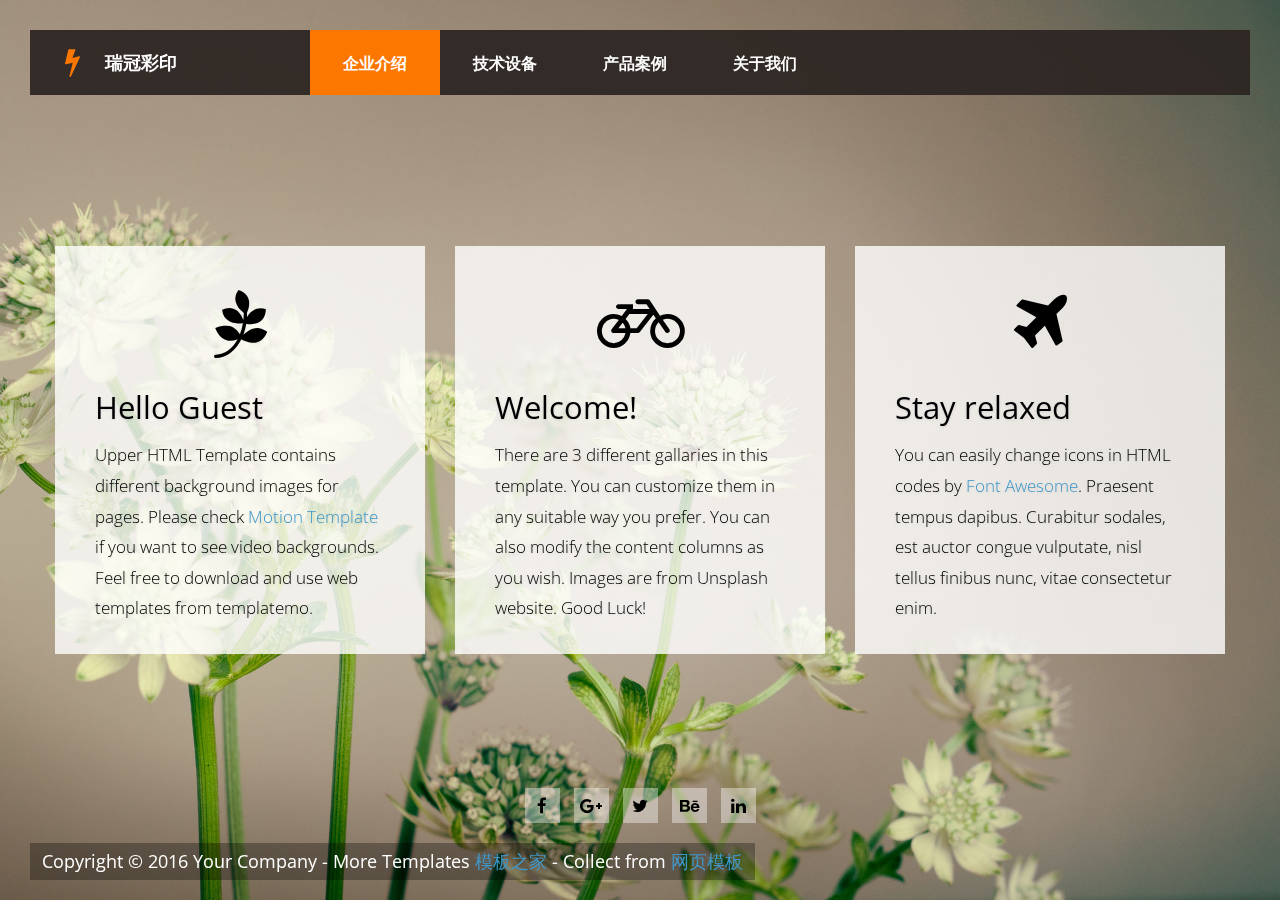
<file: test/tpmo_497_upper/index.html>
<!DOCTYPE html>
<html lang="en">
<head>
    <meta charset="utf-8">
    <meta http-equiv="X-UA-Compatible" content="IE=edge">
    <meta name="viewport" content="width=device-width, initial-scale=1">
    <title>瑞冠彩印</title>
    <!-- load stylesheets -->
    <link rel="stylesheet" href="https://fonts.googleapis.com/css?family=Open+Sans:300,400">
    <!-- Google web font "Open Sans" -->
    <link rel="stylesheet" href="font-awesome-4.5.0/css/font-awesome.min.css">
    <!-- Font Awesome -->
    <link rel="stylesheet" href="css/bootstrap.min.css">
    <!-- Bootstrap style -->
    <link rel="stylesheet" href="css/hero-slider-style.css">
    <!-- Hero slider style (https://codyhouse.co/gem/hero-slider/) -->
    <link rel="stylesheet" href="css/magnific-popup.css">
    <!-- Magnific popup style (http://dimsemenov.com/plugins/magnific-popup/) -->
    <link rel="stylesheet" href="css/templatemo-style.css">
    <!-- Templatemo style -->
    <link rel="shortcut icon" href="images/ico/favicon.png">

    <!-- HTML5 shim and Respond.js for IE8 support of HTML5 elements and media queries -->
    <!-- WARNING: Respond.js doesn't work if you view the page via file:// -->
    <!--[if lt IE 9]>
    <script src="https://oss.maxcdn.com/html5shiv/3.7.2/html5shiv.min.js"></script>
    <script src="https://oss.maxcdn.com/respond/1.4.2/respond.min.js"></script>
    <![endif]-->
</head>

<body>
<!-- Preloader -->
<div id="faceoff">
    <div id="preloader"></div>
    <div class="preloader-section"></div>
</div>
<!-- Preloader end -->

<!-- Content -->
<div class="cd-hero">
    <!--<div class="mask">-->
        <!--<img src="img/index_banner_cover.png">-->
    <!--</div>-->

    <!-- Navigation -->
    <div class="cd-slider-nav">
        <nav class="navbar">
            <div class="tm-navbar-bg">

                <a class="navbar-brand text-uppercase" href="#"><i class="fa fa-flash tm-brand-icon"></i>瑞冠彩印</a>

                <button class="navbar-toggler hidden-lg-up" type="button" data-toggle="collapse"
                        data-target="#tmNavbar">
                    &#9776;
                </button>
                <div class="collapse navbar-toggleable-md text-xs-center text-uppercase tm-navbar" id="tmNavbar">
                    <ul class="nav navbar-nav">
                        <li class="nav-item active selected">
                            <a class="nav-link" href="#0" data-no="1">企业介绍 <span class="sr-only">(current)</span></a>
                        </li>
                        <li class="nav-item">
                            <a class="nav-link" href="#0" data-no="2">技术设备</a>
                        </li>
                        <li class="nav-item">
                            <a class="nav-link" href="#0" data-no="3">产品案例</a>
                        </li>
                        <li class="nav-item">
                            <a class="nav-link" href="#0" data-no="4">关于我们</a>
                        </li>
                    </ul>
                </div>
            </div>

        </nav>
    </div>

    <ul class="cd-hero-slider">

        <!-- Page 1 Home -->
        <li class="selected">
            <div class="cd-full-width">
                <div class="container-fluid js-tm-page-content tm-page-pad" data-page-no="1">
                    <div class="row">
                        <div class="tm-3-col-container">
                            <div class="col-xs-12 col-sm-6 col-md-4 col-lg-4 tm-3-col-textbox">
                                <div class="text-xs-left tm-textbox tm-textbox-padding tm-bg-white-translucent tm-3-col-textbox-inner">
                                    <i class="fa fa-4x fa-pagelines tm-home-fa"></i>
                                    <h2 class="tm-text-title">Hello Guest</h2>
                                    <p class="tm-text">Upper HTML Template contains different background images for
                                        pages. Please check <a href="/tm-494-motion" target="_parent">Motion
                                            Template</a> if you want to see video backgrounds. Feel free to download and
                                        use web templates from templatemo.</p>
                                </div>
                            </div>
                            <div class="col-xs-12 col-sm-6 col-md-4 col-lg-4 tm-3-col-textbox">
                                <div class="text-xs-left tm-textbox tm-textbox-padding tm-bg-white-translucent tm-3-col-textbox-inner">
                                    <i class="fa fa-4x fa-bicycle tm-home-fa"></i>
                                    <h2 class="tm-text-title">Welcome!</h2>
                                    <p class="tm-text">There are 3 different gallaries in this template. You can
                                        customize them in any suitable way you prefer. You can also modify the content
                                        columns as you wish. Images are from Unsplash website. Good Luck!</p>
                                </div>
                            </div>
                            <div class="col-xs-12 col-sm-6 col-md-4 col-lg-4 tm-3-col-textbox">
                                <div class="text-xs-left tm-textbox tm-textbox-padding tm-bg-white-translucent tm-3-col-textbox-inner">
                                    <i class="fa fa-4x fa-plane tm-home-fa"></i>
                                    <h2 class="tm-text-title">Stay relaxed</h2>
                                    <p class="tm-text">You can easily change icons in HTML codes by <a
                                            href="http://fontawesome.io/icons/" target="_parent">Font Awesome</a>.
                                        Praesent tempus dapibus. Curabitur sodales, est auctor congue vulputate, nisl
                                        tellus finibus nunc, vitae consectetur enim.</p>
                                </div>
                            </div>
                        </div>
                    </div>
                </div>
            </div>
        </li>

        <!-- Page 2 Gallery One -->
        <li>
            <div class="cd-full-width">
                <div class="container-fluid js-tm-page-content" data-page-no="2" data-page-type="gallery">
                    <div class="tm-img-gallery-container">
                        <div class="tm-img-gallery gallery-one">
                            <!-- Gallery One pop up connected with JS code below -->
                            <div class="tm-img-gallery-info-container">
                                <h2 class="tm-text-title tm-gallery-title tm-white"><span class="tm-white">First Image Gallery</span>
                                </h2>
                                <p class="tm-text">Curabitur quis tellus sed orci rhoncus fermentum. Praesent
                                    sollicitudin scelerisque nunc et vehicula. Sed ex magna, elementum ut volutpat ut,
                                    vehicula quis metus.
                                </p>
                            </div>
                            <div class="grid-item">
                                <figure class="effect-ruby">
                                    <img src="img/tm-img-01-tn.jpg" alt="Image" class="img-fluid tm-img">
                                    <figcaption>
                                        <h2 class="tm-figure-title">Image <span>One</span></h2>
                                        <p class="tm-figure-description">Lorem ipsum dolor sit amet, consectetur
                                            adipiscing elit.</p>
                                        <a href="img/tm-img-01.jpg">View more</a>
                                    </figcaption>
                                </figure>
                            </div>
                            <div class="grid-item">
                                <figure class="effect-ruby">
                                    <img src="img/tm-img-02-tn.jpg" alt="Image" class="img-fluid tm-img">
                                    <figcaption>
                                        <h2 class="tm-figure-title">Image <span>Two</span></h2>
                                        <p class="tm-figure-description">Maecenas purus sem, lobortis id odio in
                                            sapien.</p>
                                        <a href="img/tm-img-02.jpg">View more</a>
                                    </figcaption>
                                </figure>
                            </div>
                            <div class="grid-item">
                                <figure class="effect-ruby">
                                    <img src="img/tm-img-03-tn.jpg" alt="Image" class="img-fluid tm-img">
                                    <figcaption>
                                        <h2 class="tm-figure-title">Image <span>Three</span></h2>
                                        <p class="tm-figure-description">Lorem ipsum dolor sit amet, consectetur
                                            adipiscing elit.</p>
                                        <a href="img/tm-img-03.jpg">View more</a>
                                    </figcaption>
                                </figure>
                            </div>
                            <div class="grid-item">
                                <figure class="effect-ruby">
                                    <img src="img/tm-img-04-tn.jpg" alt="Image" class="img-fluid tm-img">
                                    <figcaption>
                                        <h2 class="tm-figure-title">Image <span>Four</span></h2>
                                        <p class="tm-figure-description">Maecenas purus sem, lobortis id odio in
                                            sapien.</p>
                                        <a href="img/tm-img-04.jpg">View more</a>
                                    </figcaption>
                                </figure>
                            </div>
                        </div>
                    </div>
                </div>
            </div>
        </li>

        <!-- Page 3 Gallery Two -->
        <li>
            <div class="cd-full-width">
                <div class="container-fluid js-tm-page-content" data-page-no="3" data-page-type="gallery">
                    <div class="tm-img-gallery-container tm-img-gallery-container-2">
                        <div class="tm-img-gallery gallery-two">
                            <!-- Gallery Two pop up connected with JS code below -->

                            <div class="tm-img-gallery-info-container">
                                <h2 class="tm-text-title tm-gallery-title"><span class="tm-white">Second Gallery</span>
                                </h2>
                                <p class="tm-text"><span class="tm-white">Aenean nulla lorem, laoreet eu nibh et, lacinia ullamcorper dui. Nullam ut tincidunt odio. Morbi accumsan diam vel enim cursus, in dapibus eros tristique.</span>
                                </p>
                            </div>
                            <div class="grid-item">
                                <figure class="effect-ruby">
                                    <img src="img/tm-img-05-tn.jpg" alt="Image" class="img-fluid tm-img">
                                    <figcaption>
                                        <h2 class="tm-figure-title">Picture <span>One</span></h2>
                                        <p class="tm-figure-description">Suspendisse id placerat risus. Mauris quis
                                            luctus risus.</p>
                                        <a href="img/tm-img-05.jpg">View more</a>
                                    </figcaption>
                                </figure>
                            </div>
                            <div class="grid-item">
                                <figure class="effect-ruby">
                                    <img src="img/tm-img-06-tn.jpg" alt="Image" class="img-fluid tm-img">
                                    <figcaption>
                                        <h2 class="tm-figure-title">Picture <span>Two</span></h2>
                                        <p class="tm-figure-description">Maecenas purus sem, lobortis id odio in
                                            sapien.</p>
                                        <a href="img/tm-img-06.jpg">View more</a>
                                    </figcaption>
                                </figure>
                            </div>
                            <div class="grid-item">
                                <figure class="effect-ruby">
                                    <img src="img/tm-img-07-tn.jpg" alt="Image" class="img-fluid tm-img">
                                    <figcaption>
                                        <h2 class="tm-figure-title">Picture <span>Three</span></h2>
                                        <p class="tm-figure-description">Suspendisse id placerat risus. Mauris quis
                                            luctus risus.</p>
                                        <a href="img/tm-img-07.jpg">View more</a>
                                    </figcaption>
                                </figure>
                            </div>
                            <div class="grid-item">
                                <figure class="effect-ruby">
                                    <img src="img/tm-img-08-tn.jpg" alt="Image" class="img-fluid tm-img">
                                    <figcaption>
                                        <h2 class="tm-figure-title">Picture <span>Four</span></h2>
                                        <p class="tm-figure-description">Maecenas purus sem, lobortis id odio in
                                            sapien.</p>
                                        <a href="img/tm-img-08.jpg">View more</a>
                                    </figcaption>
                                </figure>
                            </div>
                            <div class="grid-item">
                                <figure class="effect-ruby">
                                    <img src="img/tm-img-09-tn.jpg" alt="Image" class="img-fluid tm-img">
                                    <figcaption>
                                        <h2 class="tm-figure-title">Picture <span>Five</span></h2>
                                        <p class="tm-figure-description">Suspendisse id placerat risus. Mauris quis
                                            luctus risus.</p>
                                        <a href="img/tm-img-09.jpg">View more</a>
                                    </figcaption>
                                </figure>
                            </div>
                            <div class="grid-item">
                                <figure class="effect-ruby">
                                    <img src="img/tm-img-10-tn.jpg" alt="Image" class="img-fluid tm-img">
                                    <figcaption>
                                        <h2 class="tm-figure-title">Picture <span>Six</span></h2>
                                        <p class="tm-figure-description">Maecenas purus sem, lobortis id odio in
                                            sapien.</p>
                                        <a href="img/tm-img-10.jpg">View more</a>
                                    </figcaption>
                                </figure>
                            </div>
                        </div>
                    </div>
                </div>
            </div>
        </li>

        <!-- Page 4 Gallery Three -->
        <li>
            <div class="cd-full-width">
                <div class="container-fluid js-tm-page-content" data-page-no="4" data-page-type="gallery">
                    <div class="tm-img-gallery-container tm-img-gallery-container-3">
                        <div class="tm-img-gallery gallery-three">
                            <!-- Gallery Two pop up connected with JS code below -->

                            <div class="tm-img-gallery-info-container">
                                <h2 class="tm-text-title tm-gallery-title"><span
                                        class="tm-white">Third Image Grid</span></h2>
                                <p class="tm-text"><span class="tm-white">Nulla efficitur, ligula et imperdiet volutpat, lacus tortor tempus massa, eget tempus quam nibh vel nulla. Maecenas purus sem, lobortis id odio in, ultrices scelerisque sapien.</span>
                                </p>
                            </div>
                            <div class="grid-item">
                                <figure class="effect-ruby">
                                    <img src="img/tm-img-11-tn.jpg" alt="Image" class="img-fluid tm-img">
                                    <figcaption>
                                        <h2 class="tm-figure-title">Picture <span>One</span></h2>
                                        <p class="tm-figure-description">Suspendisse id placerat risus. Mauris quis
                                            luctus risus.</p>
                                        <a href="img/tm-img-11.jpg">View more</a>
                                    </figcaption>
                                </figure>
                            </div>
                            <div class="grid-item">
                                <figure class="effect-ruby">
                                    <img src="img/tm-img-12-tn.jpg" alt="Image" class="img-fluid tm-img">
                                    <figcaption>
                                        <h2 class="tm-figure-title">Picture <span>Two</span></h2>
                                        <p class="tm-figure-description">Maecenas purus sem, lobortis id odio in
                                            sapien.</p>
                                        <a href="img/tm-img-12.jpg">View more</a>
                                    </figcaption>
                                </figure>
                            </div>
                            <div class="grid-item">
                                <figure class="effect-ruby">
                                    <img src="img/tm-img-13-tn.jpg" alt="Image" class="img-fluid tm-img">
                                    <figcaption>
                                        <h2 class="tm-figure-title">Picture <span>Three</span></h2>
                                        <p class="tm-figure-description">Suspendisse id placerat risus. Mauris quis
                                            luctus risus.</p>
                                        <a href="img/tm-img-13.jpg">View more</a>
                                    </figcaption>
                                </figure>
                            </div>
                            <div class="grid-item">
                                <figure class="effect-ruby">
                                    <img src="img/tm-img-14-tn.jpg" alt="Image" class="img-fluid tm-img">
                                    <figcaption>
                                        <h2 class="tm-figure-title">Picture <span>Four</span></h2>
                                        <p class="tm-figure-description">Maecenas purus sem, lobortis id odio in
                                            sapien.</p>
                                        <a href="img/tm-img-14.jpg">View more</a>
                                    </figcaption>
                                </figure>
                            </div>
                            <div class="grid-item">
                                <figure class="effect-ruby">
                                    <img src="img/tm-img-15-tn.jpg" alt="Image" class="img-fluid tm-img">
                                    <figcaption>
                                        <h2 class="tm-figure-title">Picture <span>Five</span></h2>
                                        <p class="tm-figure-description">Suspendisse id placerat risus. Mauris quis
                                            luctus risus.</p>
                                        <a href="img/tm-img-15.jpg">View more</a>
                                    </figcaption>
                                </figure>
                            </div>
                            <div class="grid-item">
                                <figure class="effect-ruby">
                                    <img src="img/tm-img-16-tn.jpg" alt="Image" class="img-fluid tm-img">
                                    <figcaption>
                                        <h2 class="tm-figure-title">Picture <span>Six</span></h2>
                                        <p class="tm-figure-description">Maecenas purus sem, lobortis id odio in
                                            sapien.</p>
                                        <a href="img/tm-img-16.jpg">View more</a>
                                    </figcaption>
                                </figure>
                            </div>
                        </div>
                    </div> <!-- .tm-img-gallery-container -->
                </div>
            </div>
        </li>
        <div class="copyrights">Collect from <a href="http://www.cssmoban.com/">企业网站模板</a></div>

        <!-- Page 5 About -->
        <li>
            <div class="cd-full-width">
                <div class="container-fluid js-tm-page-content tm-page-width" data-page-no="5">
                    <div class="row">
                        <div class="col-xs-12">
                            <div class="tm-flex">
                                <div class="tm-bg-white-translucent text-xs-left tm-textbox tm-textbox-padding tm-white-box-margin-b">
                                    <h2 class="tm-text-title">Lorem ipsum dolor</h2>
                                    <p class="tm-text">Nulla efficitur, ligula et imperdiet volutpat, lacus tortor
                                        tempus massa, eget tempus quam nibh vel nulla. Vivamus non molestie leo, non
                                        tincidunt diam. Mauris sagittis elit in velit ultricies aliquet sed in magna.
                                        Pellentesque semper, est nec consequat viverra, sem augue tincidunt nisi, a
                                        posuere nisi sapien sed sapien. Nulla facilisi.</p>
                                </div>
                            </div>
                        </div>
                    </div>

                    <div class="row">
                        <div class="col-xs-12">
                            <div class="tm-flex">
                                <div class="tm-bg-white-translucent text-xs-left tm-textbox tm-2-col-textbox-2 tm-textbox-padding">
                                    <h2 class="tm-text-title">Nulla facilisi</h2>
                                    <p class="tm-text">Donec vitae bibendum est, et ultrices urna. Curabitur ac bibendum
                                        augue, a convallis mi. Cum sociis natoque penatibus et magnis dis parturient
                                        montes, nascetur ridiculus mus. Sed ultrices placerat arcu.</p>
                                </div>
                                <div class="tm-bg-white-translucent text-xs-left tm-textbox tm-2-col-textbox-2 tm-textbox-padding">
                                    <h2 class="tm-text-title">Aliquam sem sem</h2>
                                    <p class="tm-text">Proin sagittis mauris dolor, vel efficitur lectus dictum nec. Sed
                                        ultrices placerat arcu, id malesuada metus cursus suscipit. Donex quis
                                        consectetur ligula. Proin accumsan eros id nisi porttitor, a facilisis quam
                                        cursus.</p>
                                </div>
                            </div>
                        </div>
                    </div>
                </div>
            </div> <!-- .cd-full-width -->

        </li>

        <!-- Page 6 Contact Us -->
        <li>
            <div class="cd-full-width">
                <div class="container-fluid js-tm-page-content tm-page-pad" data-page-no="6">
                    <div class="tm-contact-page">
                        <div class="row">
                            <div class="col-xs-12">
                                <div class="tm-flex tm-contact-container">
                                    <div class="tm-bg-white-translucent text-xs-left tm-textbox tm-2-col-textbox-2 tm-textbox-padding tm-textbox-padding-contact">
                                        <h2 class="tm-contact-info">Contact Us</h2>
                                        <p class="tm-text">Praesent tempus dapibus odio nec elementum. Sed elementum est
                                            quis tortor faucibus, et molestie nibh finibus. Mauris condimentum ex
                                            vestibulum fringilla consectetur.</p>

                                        <!-- contact form -->
                                        <form action="index.html" method="post" class="tm-contact-form">

                                            <div class="form-group">
                                                <input type="text" id="contact_name" name="contact_name"
                                                       class="form-control" placeholder="Name" required/>
                                            </div>

                                            <div class="form-group">
                                                <input type="email" id="contact_email" name="contact_email"
                                                       class="form-control" placeholder="Email" required/>
                                            </div>

                                            <div class="form-group">
                                                <textarea id="contact_message" name="contact_message"
                                                          class="form-control" rows="5" placeholder="Your message"
                                                          required></textarea>
                                            </div>

                                            <button type="submit" class="pull-xs-right tm-submit-btn">Send</button>

                                        </form>
                                    </div>

                                    <div class="tm-bg-white-translucent text-xs-left tm-textbox tm-2-col-textbox-2 tm-textbox-padding tm-textbox-padding-contact">
                                        <h2 class="tm-contact-info">123 New Street 11000, San Francisco, CA</h2>
                                        <!-- google map goes here -->
                                        <div id="">map</div>
                                    </div>

                                </div>

                            </div>

                        </div>

                    </div>

                </div>

            </div> <!-- .cd-full-width -->
        </li>
    </ul> <!-- .cd-hero-slider -->

    <footer class="tm-footer">

        <div class="tm-social-icons-container text-xs-center">
            <a href="#" class="tm-social-link"><i class="fa fa-facebook"></i></a>
            <a href="#" class="tm-social-link"><i class="fa fa-google-plus"></i></a>
            <a href="#" class="tm-social-link"><i class="fa fa-twitter"></i></a>
            <a href="#" class="tm-social-link"><i class="fa fa-behance"></i></a>
            <a href="#" class="tm-social-link"><i class="fa fa-linkedin"></i></a>
        </div>

        <p class="tm-copyright-text">Copyright &copy; 2016 Your Company

            - More Templates <a href="http://www.cssmoban.com/" target="_blank" title="模板之家">模板之家</a> - Collect from <a
                    href="http://www.cssmoban.com/" title="网页模板" target="_blank">网页模板</a></p>

    </footer>

</div> <!-- .cd-hero -->


<!-- Preloader, https://ihatetomatoes.net/create-custom-preloading-screen/ -->
<div id="loader-wrapper">

    <div id="loader"></div>
    <div class="loader-section section-left"></div>
    <div class="loader-section section-right"></div>

</div>

<!-- load JS files -->
<script src="js/jquery-1.11.3.min.js"></script>         <!-- jQuery (https://jquery.com/download/) -->
<script src="js/tether.min.js"></script>
<!-- Tether for Bootstrap (http://stackoverflow.com/questions/34567939/how-to-fix-the-error-error-bootstrap-tooltips-require-tether-http-github-h) -->
<script src="js/bootstrap.min.js"></script>             <!-- Bootstrap js (v4-alpha.getbootstrap.com/) -->
<script src="js/hero-slider-main.js"></script>          <!-- Hero slider (https://codyhouse.co/gem/hero-slider/) -->
<script src="js/jquery.magnific-popup.min.js"></script>
<!-- Magnific popup (http://dimsemenov.com/plugins/magnific-popup/) -->

<script>

    function adjustHeightOfPage(pageNo) {

        var offset = 80;
        var pageContentHeight = 0;

        var pageType = $('div[data-page-no="' + pageNo + '"]').data("page-type");

        if (pageType != undefined && pageType == "gallery") {
            pageContentHeight = $(".cd-hero-slider li:nth-of-type(" + pageNo + ") .tm-img-gallery-container").height();
        }
        else {
            pageContentHeight = $(".cd-hero-slider li:nth-of-type(" + pageNo + ") .js-tm-page-content").height();
        }

        if ($(window).width() >= 992) {
            offset = 120;
        }
        else if ($(window).width() < 480) {
            offset = 40;
        }

        // Get the page height
        var totalPageHeight = 15 + $('.cd-slider-nav').height()
            + pageContentHeight + offset
            + $('.tm-footer').height();

        // Adjust layout based on page height and window height
        if (totalPageHeight > $(window).height()) {
            $('.cd-hero-slider').addClass('small-screen');
            $('.cd-hero-slider li:nth-of-type(' + pageNo + ')').css("min-height", totalPageHeight + "px");
        }
        else {
            $('.cd-hero-slider').removeClass('small-screen');
            $('.cd-hero-slider li:nth-of-type(' + pageNo + ')').css("min-height", "100%");
        }
    }

    /*
     Everything is loaded including images.
     */
    $(window).load(function () {

        adjustHeightOfPage(1); // Adjust page height

        /* Gallery One pop up
         -----------------------------------------*/
        $('.gallery-one').magnificPopup({
            delegate: 'a', // child items selector, by clicking on it popup will open
            type: 'image',
            gallery: {enabled: true}
        });

        /* Gallery Two pop up
         -----------------------------------------*/
        $('.gallery-two').magnificPopup({
            delegate: 'a',
            type: 'image',
            gallery: {enabled: true}
        });

        /* Gallery Three pop up
         -----------------------------------------*/
        $('.gallery-three').magnificPopup({
            delegate: 'a',
            type: 'image',
            gallery: {enabled: true}
        });

        /* Collapse menu after click
         -----------------------------------------*/
        $('#tmNavbar a').click(function () {
            $('#tmNavbar').collapse('hide');

            adjustHeightOfPage($(this).data("no")); // Adjust page height
        });

        /* Browser resized
         -----------------------------------------*/
        $(window).resize(function () {
            var currentPageNo = $(".cd-hero-slider li.selected .js-tm-page-content").data("page-no");

            // wait 3 seconds
            setTimeout(function () {
                adjustHeightOfPage(currentPageNo);
            }, 1000);

        });

        // Remove preloader (https://ihatetomatoes.net/create-custom-preloading-screen/)
        $('body').addClass('loaded');

    });


</script>

</body>
</html>
</file>
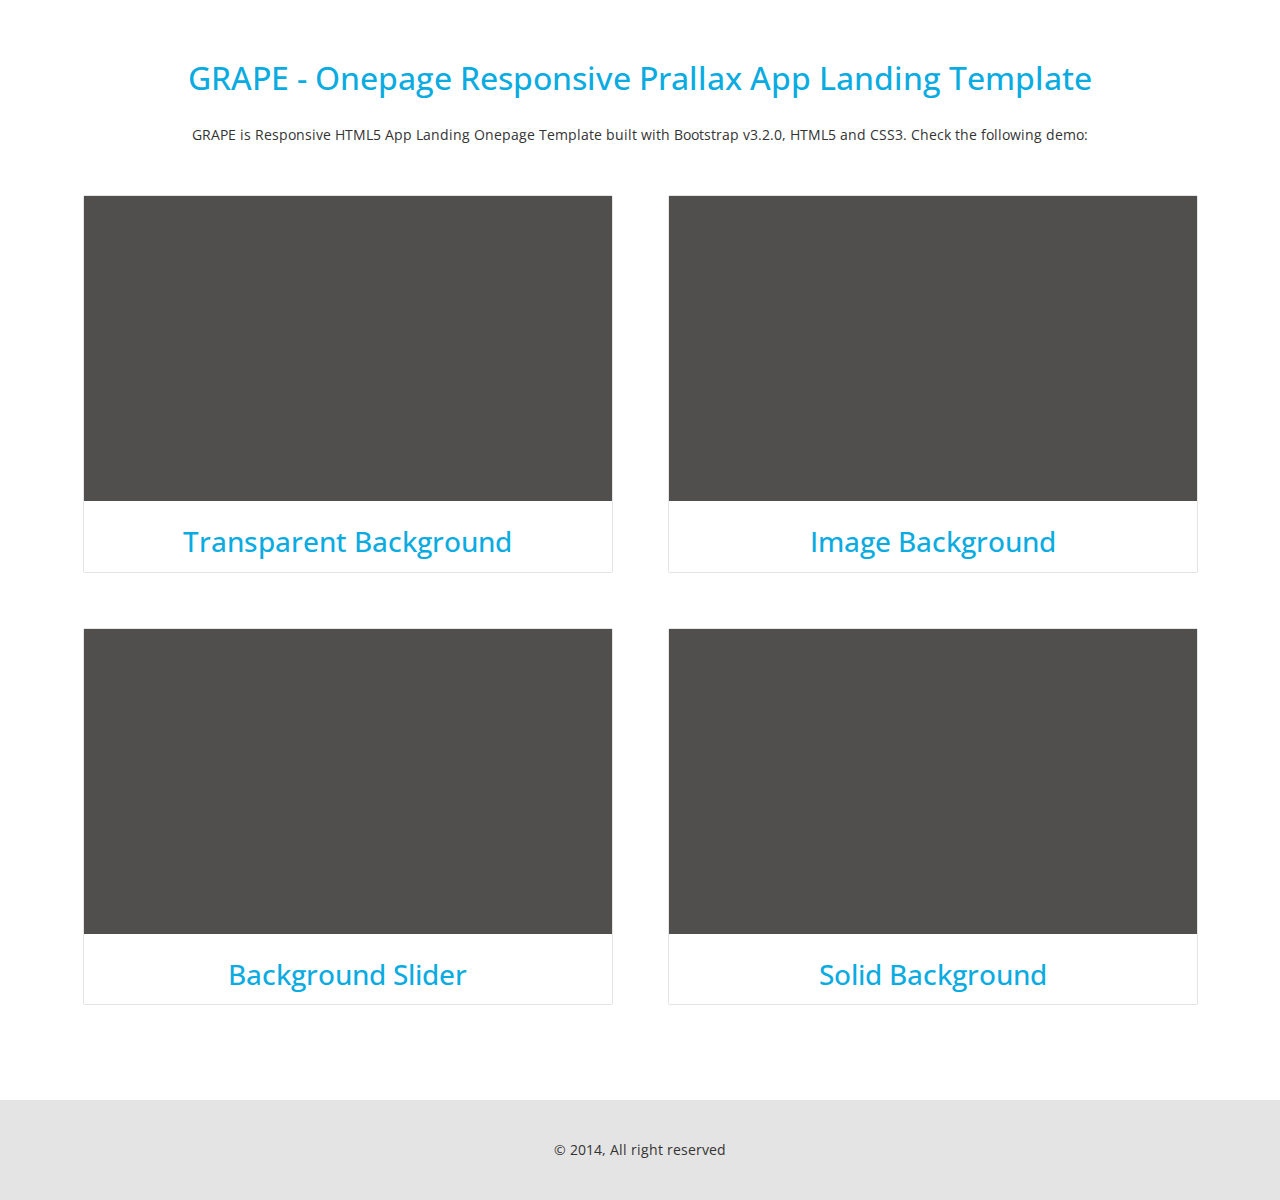
<file: test/sbtp_36_bj/sbtp_36_bj/index.html>
<!doctype html>
<html lang="en">
<head>
    <meta charset="UTF-8">
    <title>GRAPE - Onepage Responsive Prallax App Landing Template | Bootstrap HTML5 Template</title>
	<!-- Mobile Specific Meta -->	
    <meta name="viewport" content="width=device-width, initial-scale=1.0">
	<!--[if IE]><meta http-equiv='X-UA-Compatible' content='IE=edge,chrome=1'><![endif]-->

    <link rel="stylesheet" href="assets/css/bootstrap.min.css">
    <link rel="stylesheet" href="assets/css/demo.css">
    <link href='http://fonts.googleapis.com/css?family=Open+Sans' rel='stylesheet' type='text/css'>

</head>
<body>
    <div class="container">
        <div class="row">
            <div class="col-sm-12 text-center">
                <div class="preview-item">
                    <h1>GRAPE - Onepage Responsive Prallax App Landing Template</h1>
                    <p>GRAPE is Responsive HTML5 App Landing Onepage Template built with Bootstrap v3.2.0, HTML5 and CSS3. Check the following demo:</p>
                    <div class="row">
                        <div class="col-sm-6">
                            <div class="gig-thumb">
                                <a href="index-transparent.html"> <img class="" src="assets/images/demo/demo1.png" alt="image"></a>
                                <a href="index-transparent.html" class="tag"><h2>Transparent Background</h2></a>
                            </div>
                        </div>
                        <div class="col-sm-6">
                            <div class="gig-thumb">
                                <a href="index-image.html"> <img class="" src="assets/images/demo/demo2.png" alt="image"></a>
                                <a href="index-image.html" class="tag"><h2>Image Background</h2></a>
                            </div>
                        </div>
                    </div>
                    <div class="row">
                        <div class="col-sm-6">
                            <div class="gig-thumb">
                                <a href="index-imageSlider.html"> <img class="" src="assets/images/demo/demo3.png" alt="image"></a>
                                <a href="index-imageSlider.html" class="tag"><h2>Background Slider</h2></a>
                            </div>
                        </div>
                        <div class="col-sm-6">
                            <div class="gig-thumb">
                                <a href="index-solid.html"> <img class="" src="assets/images/demo/demo4.png" alt="image"></a>
                                <a href="index-solid.html" class="tag"><h2>Solid Background</h2></a>
                            </div>
                        </div>
                    </div>
                </div>
            </div>
        </div>
    </div>
    <footer class="text-center">
        <div class="container">
            <div class="row">
                <div class="col-sm-12">
                    © 2014, All right reserved
                </div>
            </div>
        </div>
    </footer>
</body>
</html>
</file>
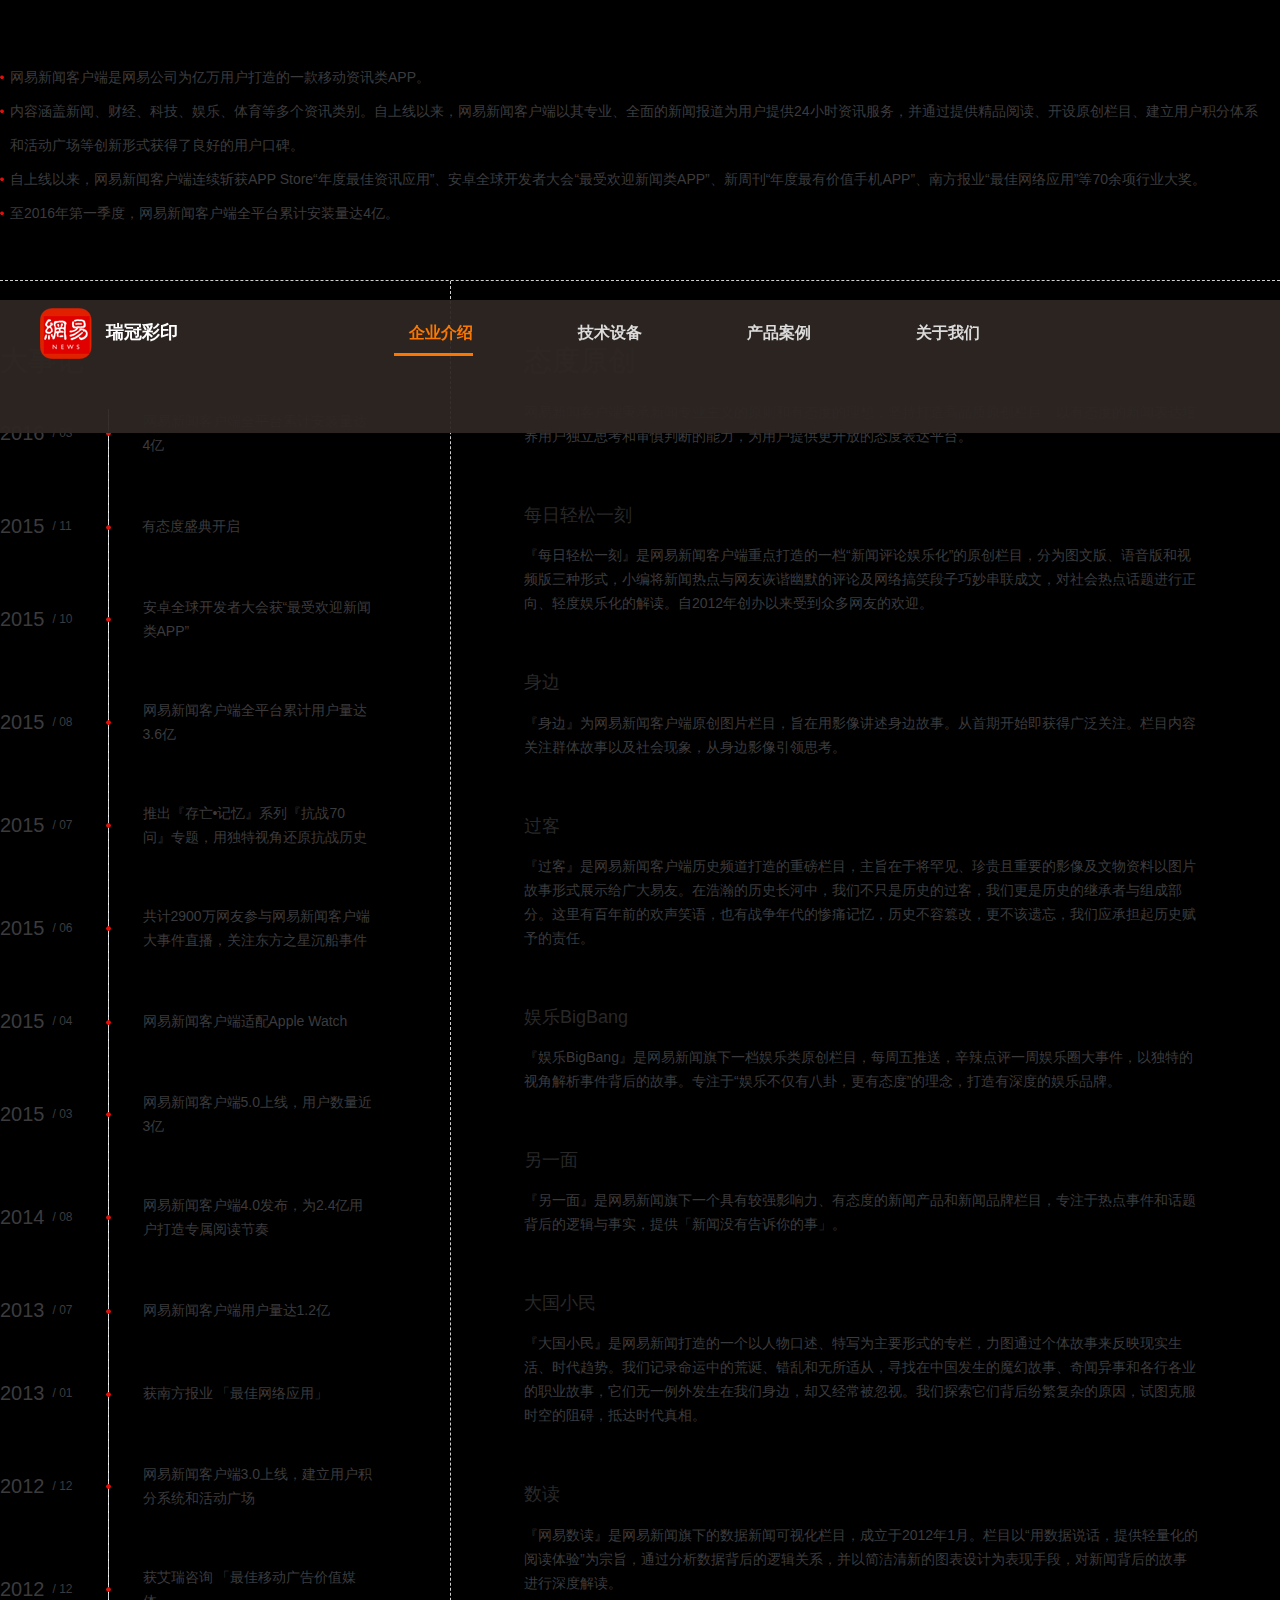
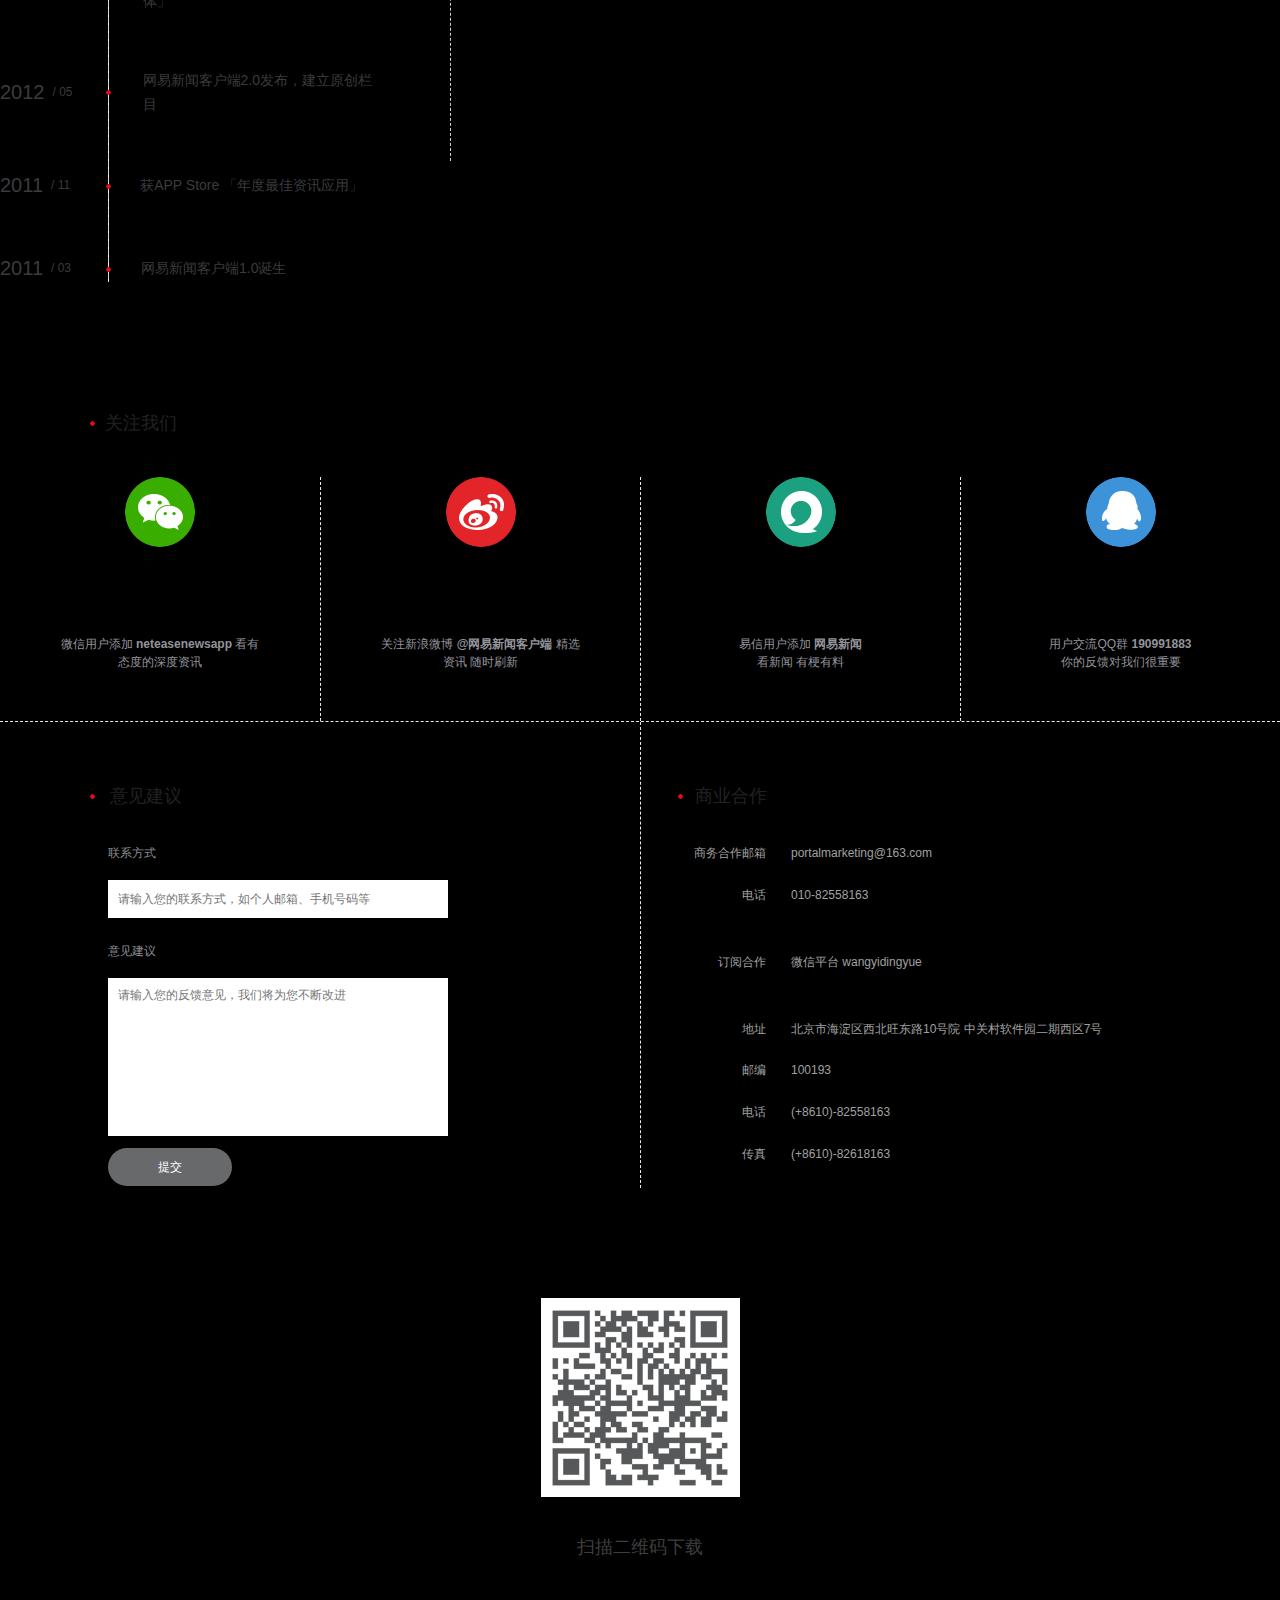
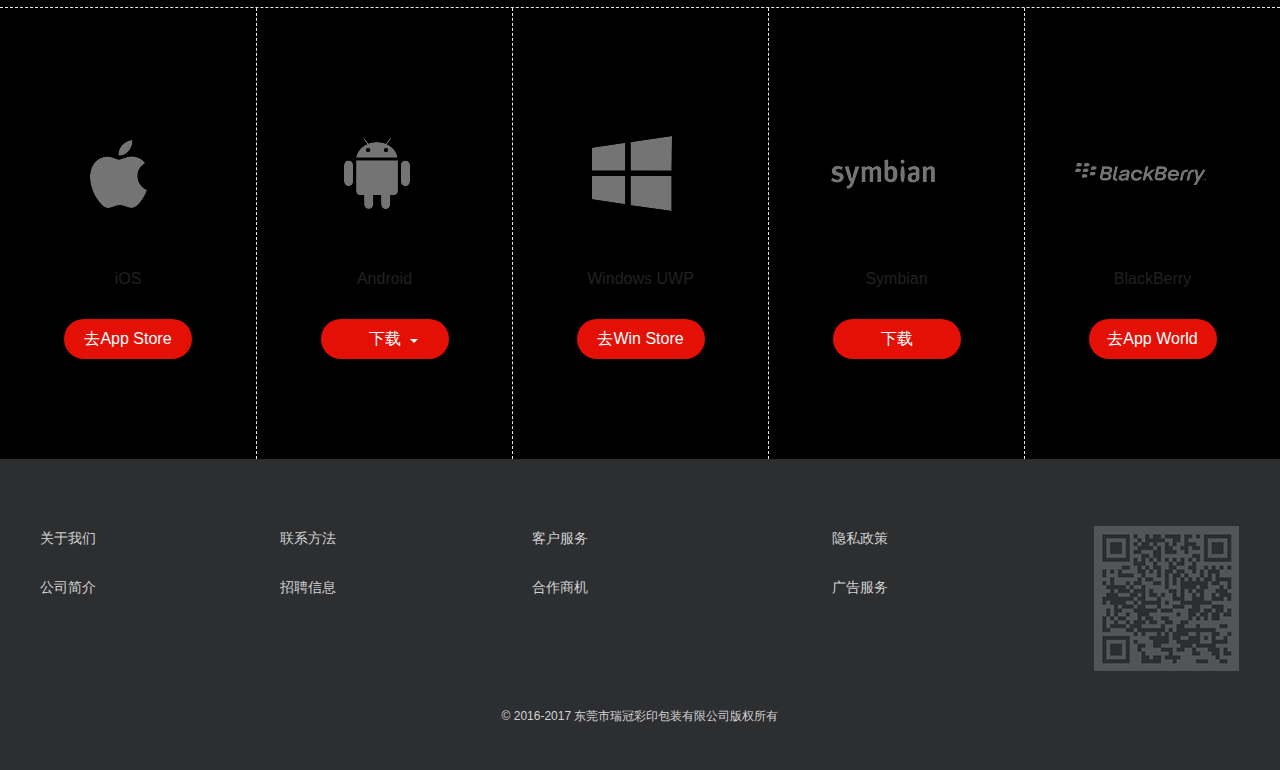
<file: test/index_new.html>
<html class="no-js" lang="zh-cmn-Hans">
<head>
    <meta charset="utf-8">
    <meta http-equiv="X-UA-Compatible" content="IE=edge,chrome=1">
    <meta http-equiv="Cache-Control" content="no-siteapp">
    <meta name="renderer" content="webkit">
    <title>瑞冠彩印</title>
    <meta name="viewport" content="width=device-width, initial-scale=1">

    <base href="images">

    <script src="js/modernizr.js"></script>
    <script src="js/pc_others.js"></script>
    <link type="text/css" rel="stylesheet" href="css/pc_index.css">
    <link rel="shortcut icon" href="images/ico/favicon.png">
    <link rel="apple-touch-icon-precomposed" sizes="144x144" href="images/ico/apple-touch-icon-144-precomposed.png">
    <link rel="apple-touch-icon-precomposed" sizes="114x114" href="images/ico/apple-touch-icon-114-precomposed.png">
    <link rel="apple-touch-icon-precomposed" sizes="72x72" href="images/ico/apple-touch-icon-72-precomposed.png">
    <link rel="apple-touch-icon-precomposed" href="images/ico/apple-touch-icon-57-precomposed.png">
    <style>
        .m-header .logo {
            background: url(images/new-logo.png) 0 0 no-repeat !important;
        }

        .m-content .awards .wrap {
            background-image: url(images/index_awards_right_1.png);
        }
    </style>
</head>
<meta charset="UTF-8">
<title>Title</title>
</head>
<body>
    <div class="m-header">
        <div class="inner">
            <a class="logo" href="http://www.163.com/newsapp"></a>
            <a class="name" href="http://www.163.com/newsapp">瑞冠彩印</a>
            <ul class="links clearfix">
                <li><a data-tab="index" data-title="企业介绍" class="index_new.html#index active">企业介绍<span class="border"></span></a></li>
                <li><a data-tab="download" data-title="技术设备" href="index_new.html#download">技术设备<span class="border"></span></a></li>
                <li><a data-tab="aboutus" data-title="产品案例" href="index_new.html#aboutus">产品案例<span class="border"></span></a></li>
                <li><a data-tab="contact" data-title="关于我们" href="index_new.html#contact">关于我们<span class="border"></span></a></li>
            </ul>
        </div>
    </div>
    <div class="m-content">
        <div class="g-aboutus tab-panel">
            <div class="row-1">
                <p>网易新闻客户端是网易公司为亿万用户打造的一款移动资讯类APP。</p>
                <p>
                    内容涵盖新闻、财经、科技、娱乐、体育等多个资讯类别。自上线以来，网易新闻客户端以其专业、全面的新闻报道为用户提供24小时资讯服务，并通过提供精品阅读、开设原创栏目、建立用户积分体系和活动广场等创新形式获得了良好的用户口碑。</p>
                <p>自上线以来，网易新闻客户端连续斩获APP Store“年度最佳资讯应用”、安卓全球开发者大会“最受欢迎新闻类APP”、新周刊“年度最有价值手机APP”、南方报业“最佳网络应用”等70余项行业大奖。</p>
                <p>至2016年第一季度，网易新闻客户端全平台累计安装量达4亿。</p>
            </div>
            <div class="row-2 clearfix">
                <div class="column-1">
                    <div class="title">大事记</div>
                    <div class="list">
                        <div class="item last">
                            <span class="item-1">2016</span>
                            <span class="item-2"> / 03</span>
                            <span class="item-3">网易新闻客户端全平台累计安装量达4亿</span>
                            <span class="dot"></span>
                        </div>
                        <div class="item">
                            <span class="item-1">2015</span>
                            <span class="item-2"> / 11</span>
                            <span class="item-3">有态度盛典开启</span>
                            <span class="dot"></span>
                        </div>
                        <div class="item">
                            <span class="item-1">2015</span>
                            <span class="item-2"> / 10</span>
                            <span class="item-3">安卓全球开发者大会获“最受欢迎新闻类APP”</span>
                            <span class="dot"></span>
                        </div>
                        <div class="item">
                            <span class="item-1">2015</span>
                            <span class="item-2"> / 08</span>
                            <span class="item-3">网易新闻客户端全平台累计用户量达3.6亿</span>
                            <span class="dot"></span>
                        </div>
                        <div class="item">
                            <span class="item-1">2015</span>
                            <span class="item-2"> / 07</span>
                            <span class="item-3">推出『存亡&#8226;记忆』系列『抗战70问』专题，用独特视角还原抗战历史</span>
                            <span class="dot"></span>
                        </div>
                        <div class="item">
                            <span class="item-1">2015</span>
                            <span class="item-2"> / 06</span>
                            <span class="item-3">共计2900万网友参与网易新闻客户端大事件直播，关注东方之星沉船事件</span>
                            <span class="dot"></span>
                        </div>
                        <div class="item">
                            <span class="item-1">2015</span>
                            <span class="item-2"> / 04</span>
                            <span class="item-3">网易新闻客户端适配Apple Watch</span>
                            <span class="dot"></span>
                        </div>
                        <div class="item">
                            <span class="item-1">2015</span>
                            <span class="item-2"> / 03</span>
                            <span class="item-3">网易新闻客户端5.0上线，用户数量近3亿</span>
                            <span class="dot"></span>
                        </div>
                        <div class="item">
                            <span class="item-1">2014</span>
                            <span class="item-2"> / 08</span>
                            <span class="item-3">网易新闻客户端4.0发布，为2.4亿用户打造专属阅读节奏</span>
                            <span class="dot"></span>
                        </div>
                        <div class="item">
                            <span class="item-1">2013</span>
                            <span class="item-2"> / 07</span>
                            <span class="item-3">网易新闻客户端用户量达1.2亿</span>
                            <span class="dot"></span>
                        </div>
                        <div class="item">
                            <span class="item-1">2013</span>
                            <span class="item-2"> / 01</span>
                            <span class="item-3">获南方报业 「最佳网络应用」</span>
                            <span class="dot"></span>
                        </div>
                        <div class="item">
                            <span class="item-1">2012</span>
                            <span class="item-2"> / 12</span>
                            <span class="item-3">网易新闻客户端3.0上线，建立用户积分系统和活动广场</span>
                            <span class="dot"></span>
                        </div>
                        <div class="item">
                            <span class="item-1">2012</span>
                            <span class="item-2"> / 12</span>
                            <span class="item-3">获艾瑞咨询 「最佳移动广告价值媒体」</span>
                            <span class="dot"></span>
                        </div>
                        <div class="item">
                            <span class="item-1">2012</span>
                            <span class="item-2"> / 05</span>
                            <span class="item-3">网易新闻客户端2.0发布，建立原创栏目</span>
                            <span class="dot"></span>
                        </div>
                        <div class="item">
                            <span class="item-1">2011</span>
                            <span class="item-2"> / 11</span>
                            <span class="item-3">获APP Store 「年度最佳资讯应用」</span>
                            <span class="dot"></span>
                        </div>
                        <div class="item">
                            <span class="item-1">2011</span>
                            <span class="item-2"> / 03</span>
                            <span class="item-3">网易新闻客户端1.0诞生</span>
                            <span class="dot"></span>
                        </div>

                    </div>
                </div>
                <div class="column-2">
                    <div class="list">
                        <div class="item">
                            <div class="title first">态度原创</div>
                            <div class="desc">
                                网易新闻客户端秉承新闻专业主义的原则和有态度的理想，坚持打造高品质原创栏目。以有态度的新闻表达培养用户独立思考和审慎判断的能力，为用户提供更开放的态度表达平台。
                            </div>
                        </div>
                        <div class="item">
                            <div class="title">每日轻松一刻</div>
                            <div class="desc">
                                『每日轻松一刻』是网易新闻客户端重点打造的一档“新闻评论娱乐化”的原创栏目，分为图文版、语音版和视频版三种形式，小编将新闻热点与网友诙谐幽默的评论及网络搞笑段子巧妙串联成文，对社会热点话题进行正向、轻度娱乐化的解读。自2012年创办以来受到众多网友的欢迎。
                            </div>
                        </div>
                        <div class="item">
                            <div class="title">身边</div>
                            <div class="desc">『身边』为网易新闻客户端原创图片栏目，旨在用影像讲述身边故事。从首期开始即获得广泛关注。栏目内容关注群体故事以及社会现象，从身边影像引领思考。</div>
                        </div>
                        <div class="item">
                            <div class="title">过客</div>
                            <div class="desc">
                                『过客』是网易新闻客户端历史频道打造的重磅栏目，主旨在于将罕见、珍贵且重要的影像及文物资料以图片故事形式展示给广大易友。在浩瀚的历史长河中，我们不只是历史的过客，我们更是历史的继承者与组成部分。这里有百年前的欢声笑语，也有战争年代的惨痛记忆，历史不容篡改，更不该遗忘，我们应承担起历史赋予的责任。
                            </div>
                        </div>
                        <div class="item">
                            <div class="title">娱乐BigBang</div>
                            <div class="desc">
                                『娱乐BigBang』是网易新闻旗下一档娱乐类原创栏目，每周五推送，辛辣点评一周娱乐圈大事件，以独特的视角解析事件背后的故事。专注于“娱乐不仅有八卦，更有态度”的理念，打造有深度的娱乐品牌。
                            </div>
                        </div>
                        <div class="item">
                            <div class="title">另一面</div>
                            <div class="desc">『另一面』是网易新闻旗下一个具有较强影响力、有态度的新闻产品和新闻品牌栏目，专注于热点事件和话题背后的逻辑与事实，提供「新闻没有告诉你的事」。</div>
                        </div>
                        <div class="item">
                            <div class="title">大国小民</div>
                            <div class="desc">
                                『大国小民』是网易新闻打造的一个以人物口述、特写为主要形式的专栏，力图通过个体故事来反映现实生活、时代趋势。我们记录命运中的荒诞、错乱和无所适从，寻找在中国发生的魔幻故事、奇闻异事和各行各业的职业故事，它们无一例外发生在我们身边，却又经常被忽视。我们探索它们背后纷繁复杂的原因，试图克服时空的阻碍，抵达时代真相。
                            </div>
                        </div>
                        <div class="item">
                            <div class="title">数读</div>
                            <div class="desc">
                                『网易数读』是网易新闻旗下的数据新闻可视化栏目，成立于2012年1月。栏目以“用数据说话，提供轻量化的阅读体验”为宗旨，通过分析数据背后的逻辑关系，并以简洁清新的图表设计为表现手段，对新闻背后的故事进行深度解读。
                            </div>
                        </div>
                    </div>
                </div>
            </div>
        </div>
        <div class="g-contact tab-panel">
            <div class="row-1">
                <div class="title">关注我们</div>
                <div class="list clearfix">
                    <div class="item first">
                        <div class="icon weixin"></div>
                        <div class="name">微信公众号</div>
                        <div class="desc">微信用户添加 <b>neteasenewsapp</b> 看有态度的深度资讯</div>
                    </div>
                    <div class="item">
                        <div class="icon weibo"></div>
                        <div class="name">微博</div>
                        <div class="desc">关注新浪微博 <b>@网易新闻客户端</b> 精选资讯 随时刷新</div>
                    </div>
                    <div class="item">
                        <div class="icon yixin"></div>
                        <div class="name">易信</div>
                        <div class="desc">易信用户添加 <b>网易新闻</b><br/> 看新闻 有梗有料</div>
                    </div>
                    <div class="item">
                        <div class="icon qq"></div>
                        <div class="name">QQ</div>
                        <div class="desc">用户交流QQ群 <b>190991883</b><br/> 你的反馈对我们很重要</div>
                    </div>
                </div>
            </div>
            <div class="row-2 clearfix">
                <div class="form">
                    <div class="title">意见建议</div>
                    <form id="form" action="http://3g.163.com/bbs/bbs_news/wap/dofeedback" method="post"
                          accept-charset="GBK" target="form">
                        <input type="hidden" name="boardid" value="chupingfeedback"/>
                        <input type="hidden" id="url" name="url"/>
                        <div class="form-controls">
                            <div class="label">联系方式</div>
                            <input type="text" id="email" name="ail" placeholder="请输入您的联系方式，如个人邮箱、手机号码等"/>
                        </div>
                        <div class="form-controls">
                            <div class="label">意见建议</div>
                            <textarea name="comment" id="comment" placeholder="请输入您的反馈意见，我们将为您不断改进"></textarea>
                        </div>
                        <div class="form-controls">
                            <span class="button" id="submit">提交</span>
                        </div>
                    </form>
                    <iframe style="display: none!important;" name="form"></iframe>
                </div>
                <div class="business">
                    <div class="title">商业合作</div>
                    <div class="list">
                        <div class="item clearfix">
                            <div class="label">商务合作邮箱</div>
                            <div class="controls">portalmarketing@163.com</div>
                        </div>
                        <div class="item clearfix">
                            <div class="label">电话</div>
                            <div class="controls">010-82558163</div>
                        </div>
                        <div class="item clearfix">
                            <div class="label"></div>
                            <div class="controls"></div>
                        </div>
                        <div class="item clearfix">
                            <div class="label">订阅合作</div>
                            <div class="controls">微信平台 wangyidingyue</div>
                        </div>
                        <div class="item clearfix">
                            <div class="label"></div>
                            <div class="controls"></div>
                        </div>
                        <div class="item clearfix">
                            <div class="label">地址</div>
                            <div class="controls">北京市海淀区西北旺东路10号院 中关村软件园二期西区7号</div>
                        </div>
                        <div class="item clearfix">
                            <div class="label">邮编</div>
                            <div class="controls">100193</div>
                        </div>
                        <div class="item clearfix">
                            <div class="label">电话</div>
                            <div class="controls">(+8610)-82558163</div>
                        </div>
                        <div class="item clearfix">
                            <div class="label">传真</div>
                            <div class="controls">(+8610)-82618163</div>
                        </div>
                    </div>
                </div>
            </div>
        </div>
        <div class="g-download tab-panel active">
            <div class="qrcode">扫描二维码下载</div>
            <div class="download-links clearfix">
                <div class="item first">
                    <div class="icon ios"></div>
                    <div class="name">iOS</div>
                    <a class="link" target="_blank" href="http://3g.163.com/links/4633">去App Store</a>
                </div>
                <div class="item">
                    <div class="icon android"></div>
                    <div class="name">Android</div>
                    <div class="link android-link">
                        下载 <i></i>
                        <span>
                    <a href="http://3g.163.com/links/4636">4.0版本及以上</a>
                    <a href="http://3g.163.com/links/6264">4.0版本以下</a>
                  </span>
                    </div>
                </div>
                <div class="item">
                    <div class="icon wp"></div>
                    <div class="name">Windows UWP</div>
                    <a class="link" target="_blank" href="http://3g.163.com/links/4634">去Win Store</a>
                </div>
                <div class="item">
                    <div class="icon symbian"></div>
                    <div class="name">Symbian</div>
                    <a class="link" href="http://3g.163.com/links/4638">下载</a>
                </div>
                <div class="item">
                    <div class="icon berry"></div>
                    <div class="name">BlackBerry</div>
                    <a class="link" target="_blank" href="http://3g.163.com/links/4635">去App World</a>
                </div>
            </div>
        </div>
    </div>

    <div class="m-footer">
        <div class="inner clearfix">
            <div class="column column-1">
                <a href="http://corp.163.com/">关于我们</a>
                <a href="http://gb.corp.163.com/gb/about/overview.html">公司简介</a>
            </div>
            <div class="column column-2">
                <a href="http://gb.corp.163.com/gb/contactus.html">联系方法</a>
                <a href="http://corp.163.com/gb/job/job.html">招聘信息</a>
            </div>
            <div class="column column-3">
                <a href="http://help.163.com/">客户服务</a>
                <a href="http://help.163.com/">合作商机</a>
            </div>
            <div class="column column-4">
                <a href="http://gb.corp.163.com/gb/legal.html">隐私政策</a>
                <a href="http://emarketing.biz.163.com/">广告服务</a>
            </div>
            <div class="qr"></div>
        </div>
        <div class="copyright"><span class="icon">©</span> 2016-2017 东莞市瑞冠彩印包装有限公司版权所有</div>
    </div>
</body>
</html>
</file>
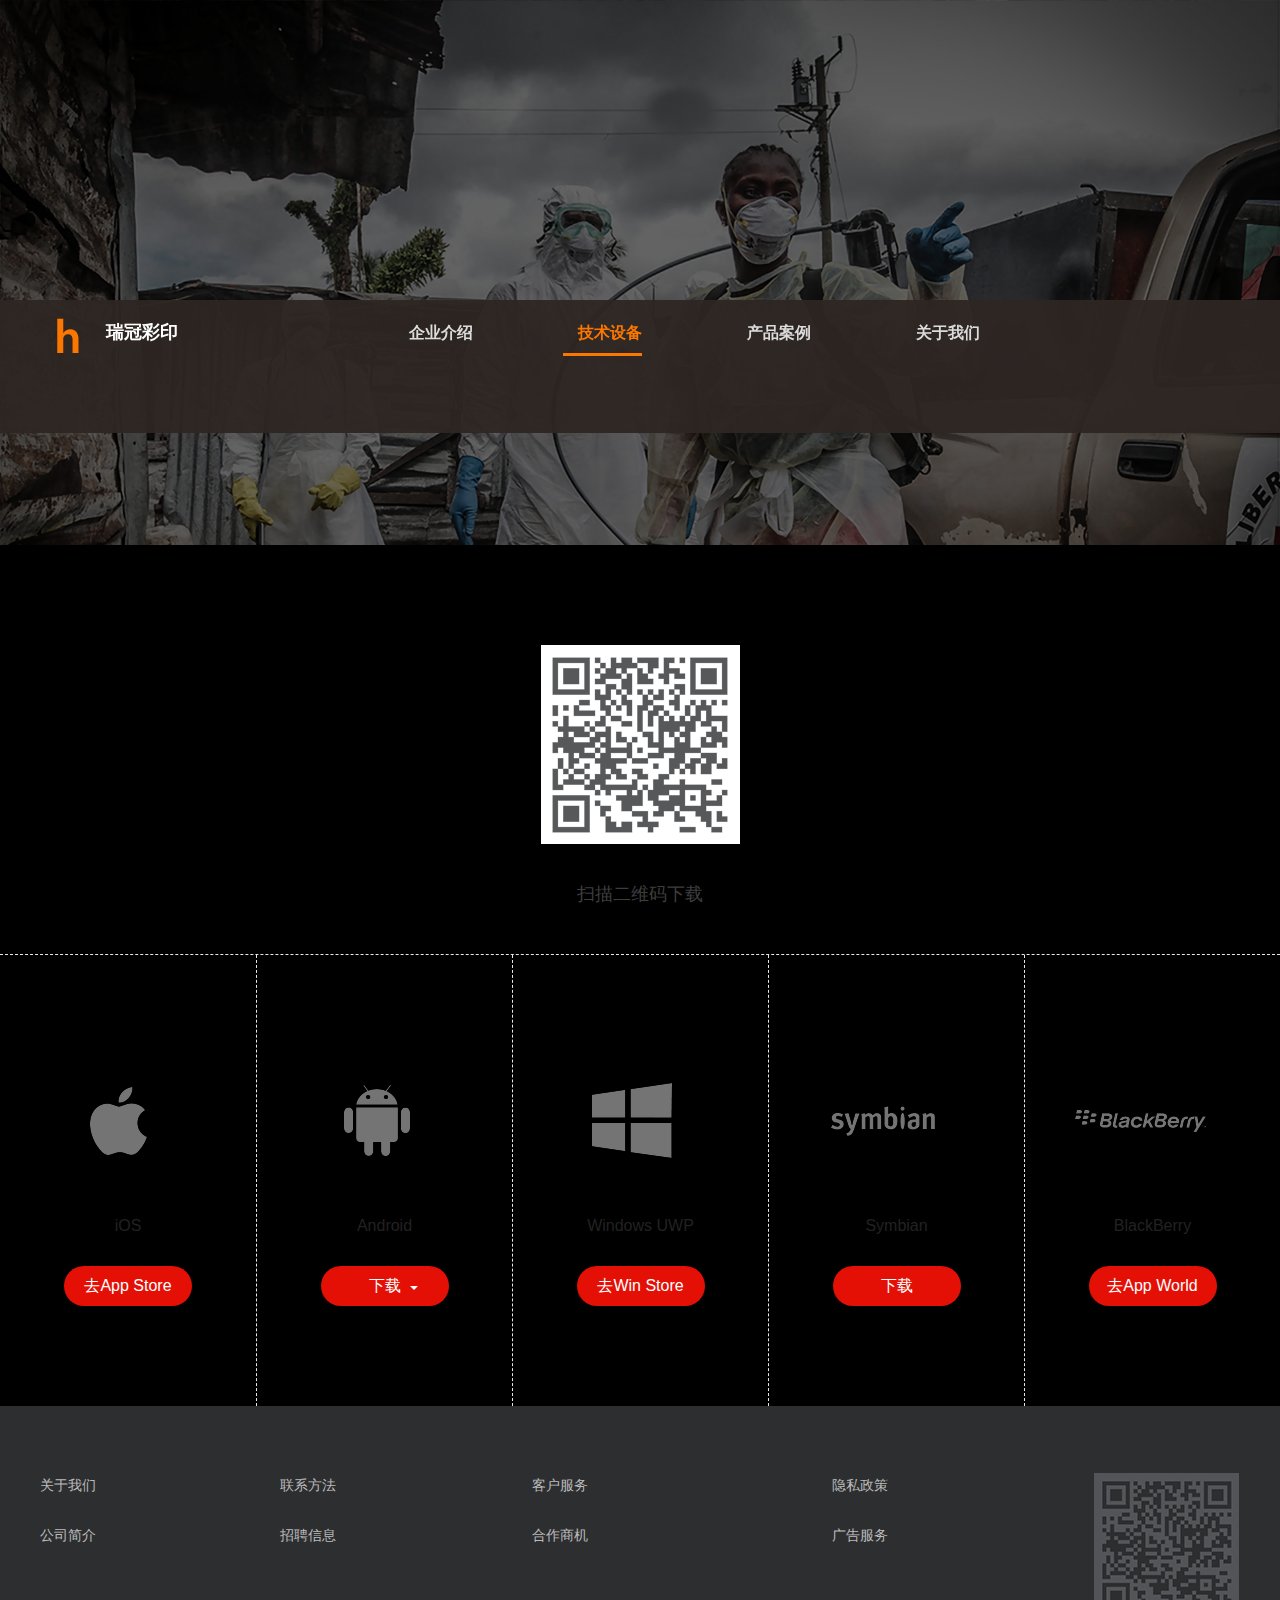
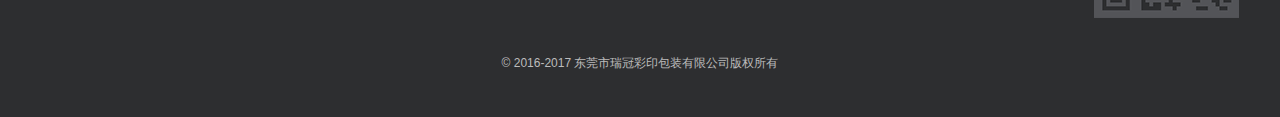
<file: test/163/app.html>
<!doctype html>
<html class="no-js" lang="zh-cmn-Hans">
  <head>
    <meta charset="utf-8">
    <meta http-equiv="X-UA-Compatible" content="IE=edge,chrome=1" />
    <meta http-equiv="Cache-Control" content="no-siteapp" />
    <meta name="renderer" content="webkit">
    <title>瑞冠彩印</title>
    <meta name="Keywords" content="网易新闻客户端 新闻资讯 有态度 跟贴 手机客户端 海量新闻 ">
    <meta name="Description" content="网易新闻客户端，激发每个人思考。">
    <meta name="viewport" content="width=device-width, initial-scale=1">
    <meta name="apple-mobile-web-app-title" content="网易新闻">
    <script src="scripts/modernizr.js"></script>
    <link type="text/css" rel="stylesheet" href="styles/pc_others.css" />
    <link rel="shortcut icon" href="images/ico/favicon.png">
    <link rel="apple-touch-icon-precomposed" sizes="144x144" href="images/ico/apple-touch-icon-144-precomposed.png">
    <link rel="apple-touch-icon-precomposed" sizes="114x114" href="images/ico/apple-touch-icon-114-precomposed.png">
    <link rel="apple-touch-icon-precomposed" sizes="72x72" href="images/ico/apple-touch-icon-72-precomposed.png">
    <link rel="apple-touch-icon-precomposed" href="images/ico/apple-touch-icon-57-precomposed.png">
<style>
.m-header .logo {
  background: url(images/ico/apple-touch-icon-57-precomposed.png) 0 0 no-repeat !important;
}
</style>
  </head>
  <body>
    <div class="m-container">
      <div class="m-header">
        <div class="inner">
          <a class="logo"></a>
          <a class="name">瑞冠彩印</a>
          <ul class="links clearfix">
            <li><a data-tab="home" data-title="企业介绍" href="app.html#home">企业介绍<span class="border"></span></a></li>
            <li><a data-tab="download" data-title="技术设备" href="app.html#download">技术设备<span class="border"></span></a></li>
            <li><a data-tab="aboutus"  data-title="产品案例" href="app.html#aboutus">产品案例<span class="border"></span></a></li>
            <li><a data-tab="contact"  data-title="关于我们" href="app.html#contact">关于我们<span class="border"></span></a></li>
          </ul>
        </div>
      </div>
      <div class="m-content">
        <div class="banner">
          <ul style="height: 545px;">
            <li class="img-1 active"><img src="images/index_banner_1.jpg"></li>
            <li class="img-2"><img src="images/index_banner_2.jpg"></li>
            <li class="img-3"><img src="images/index_banner_3.jpg"></li>
            <li class="img-4"><img src="images/index_banner_4.jpg"></li>
            <li class="img-5"><img src="images/index_banner_5.jpg"></li>
          </ul>
          <div class="mask">
            <img src="images/index_banner_cover.png">
          </div>
        </div>
        <div class="g-home tab-panel">
          <div class="feature" style="margin-top: -32.8611px;">
            <ul>
              <li class="feature-1 clearfix active">
                <div class="left">
                  <p>印前设计</p>
                  <p>我们试图距离真相 更近一步</p>
                  <div class="text">
                    <div>提出一个想法或者需求</div>
                    <div>解决包装设计方面的难题</div>
                    <div>其他的交给我们来完成</div>
                    <div>东莞市瑞冠彩印，不一样!</div>
                  </div></div>
                <div class="right">
                  <div class="inner"></div>
                </div>
              </li>
              <li class="feature-2 clearfix active">
                <div class="left">
                  <p>专业印刷 深藏民间高手</p>
                  <div class="text">
                    <div>有人来这里看新闻，有人来这里看『大神』</div>
                    <div>盖楼作诗，槽点犀利，来网易跟贴，写出你的态度</div>
                    <div>我们激发每个人思考，态度就在你身上</div>
                  </div></div>
                <div class="right">
                  <div class="inner"></div>
                </div>
              </li>
              <li class="feature-3 clearfix active">
                <div class="left">
                  <p>后道工艺  更懂你的心</p>
                  <div class="text">
                    <div>过胶、啤盒、裱坑、皱纹、彩葱UV、满版UV、局部UV</div>
                    <div>精美手工礼品盒、粘盒等全套服务</div>
                  </div>
                </div>
                <div class="right">
                  <div class="inner"></div>
                </div>
              </li>
            </ul>
          </div>
          <div class="brands"></div>
        </div>
        <div class="g-aboutus tab-panel">
          <div class="row-1">
            <p>网易新闻客户端是网易公司为亿万用户打造的一款移动资讯类APP。</p>
            <p>内容涵盖新闻、财经、科技、娱乐、体育等多个资讯类别。自上线以来，网易新闻客户端以其专业、全面的新闻报道为用户提供24小时资讯服务，并通过提供精品阅读、开设原创栏目、建立用户积分体系和活动广场等创新形式获得了良好的用户口碑。</p>
            <p>自上线以来，网易新闻客户端连续斩获APP Store“年度最佳资讯应用”、安卓全球开发者大会“最受欢迎新闻类APP”、新周刊“年度最有价值手机APP”、南方报业“最佳网络应用”等70余项行业大奖。</p>
            <p>至2016年第一季度，网易新闻客户端全平台累计安装量达4亿。</p>
          </div>
          <div class="row-2 clearfix">
            <div class="column-1">
              <div class="title">大事记</div>
              <div class="list">
                <div class="item last">
                  <span class="item-1">2016</span>
                  <span class="item-2"> / 03</span>
                  <span class="item-3">网易新闻客户端全平台累计安装量达4亿</span>
                  <span class="dot"></span>
                </div>
                <div class="item">
                  <span class="item-1">2015</span>
                  <span class="item-2"> / 11</span>
                  <span class="item-3">有态度盛典开启</span>
                  <span class="dot"></span>
                </div>
                <div class="item">
                  <span class="item-1">2015</span>
                  <span class="item-2"> / 10</span>
                  <span class="item-3">安卓全球开发者大会获“最受欢迎新闻类APP”</span>
                  <span class="dot"></span>
                </div>
                <div class="item">
                  <span class="item-1">2015</span>
                  <span class="item-2"> / 08</span>
                  <span class="item-3">网易新闻客户端全平台累计用户量达3.6亿</span>
                  <span class="dot"></span>
                </div>
                <div class="item">
                  <span class="item-1">2015</span>
                  <span class="item-2"> / 07</span>
                  <span class="item-3">推出『存亡&#8226;记忆』系列『抗战70问』专题，用独特视角还原抗战历史</span>
                  <span class="dot"></span>
                </div>
                <div class="item">
                  <span class="item-1">2015</span>
                  <span class="item-2"> / 06</span>
                  <span class="item-3">共计2900万网友参与网易新闻客户端大事件直播，关注东方之星沉船事件</span>
                  <span class="dot"></span>
                </div>
                <div class="item">
                  <span class="item-1">2015</span>
                  <span class="item-2"> / 04</span>
                  <span class="item-3">网易新闻客户端适配Apple Watch</span>
                  <span class="dot"></span>
                </div>
                <div class="item">
                  <span class="item-1">2015</span>
                  <span class="item-2"> / 03</span>
                  <span class="item-3">网易新闻客户端5.0上线，用户数量近3亿</span>
                  <span class="dot"></span>
                </div>
                <div class="item">
                  <span class="item-1">2014</span>
                  <span class="item-2"> / 08</span>
                  <span class="item-3">网易新闻客户端4.0发布，为2.4亿用户打造专属阅读节奏</span>
                  <span class="dot"></span>
                </div>
                <div class="item">
                  <span class="item-1">2013</span>
                  <span class="item-2"> / 07</span>
                  <span class="item-3">网易新闻客户端用户量达1.2亿</span>
                  <span class="dot"></span>
                </div>
                <div class="item">
                  <span class="item-1">2013</span>
                  <span class="item-2"> / 01</span>
                  <span class="item-3">获南方报业 「最佳网络应用」</span>
                  <span class="dot"></span>
                </div>
                <div class="item">
                  <span class="item-1">2012</span>
                  <span class="item-2"> / 12</span>
                  <span class="item-3">网易新闻客户端3.0上线，建立用户积分系统和活动广场</span>
                  <span class="dot"></span>
                </div>
                <div class="item">
                  <span class="item-1">2012</span>
                  <span class="item-2"> / 12</span>
                  <span class="item-3">获艾瑞咨询 「最佳移动广告价值媒体」</span>
                  <span class="dot"></span>
                </div>
                <div class="item">
                  <span class="item-1">2012</span>
                  <span class="item-2"> / 05</span>
                  <span class="item-3">网易新闻客户端2.0发布，建立原创栏目</span>
                  <span class="dot"></span>
                </div>
                <div class="item">
                  <span class="item-1">2011</span>
                  <span class="item-2"> / 11</span>
                  <span class="item-3">获APP Store 「年度最佳资讯应用」</span>
                  <span class="dot"></span>
                </div>
                <div class="item">
                  <span class="item-1">2011</span>
                  <span class="item-2"> / 03</span>
                  <span class="item-3">网易新闻客户端1.0诞生</span>
                  <span class="dot"></span>
                </div>

              </div>
            </div>
            <div class="column-2">
              <div class="list">
                <div class="item">
                  <div class="title first">态度原创</div>
                  <div class="desc">网易新闻客户端秉承新闻专业主义的原则和有态度的理想，坚持打造高品质原创栏目。以有态度的新闻表达培养用户独立思考和审慎判断的能力，为用户提供更开放的态度表达平台。</div>
                </div>
                <div class="item">
                  <div class="title">每日轻松一刻</div>
                  <div class="desc">『每日轻松一刻』是网易新闻客户端重点打造的一档“新闻评论娱乐化”的原创栏目，分为图文版、语音版和视频版三种形式，小编将新闻热点与网友诙谐幽默的评论及网络搞笑段子巧妙串联成文，对社会热点话题进行正向、轻度娱乐化的解读。自2012年创办以来受到众多网友的欢迎。</div>
                </div>
                <div class="item">
                  <div class="title">身边</div>
                  <div class="desc">『身边』为网易新闻客户端原创图片栏目，旨在用影像讲述身边故事。从首期开始即获得广泛关注。栏目内容关注群体故事以及社会现象，从身边影像引领思考。</div>
                </div>
                <div class="item">
                  <div class="title">过客</div>
                  <div class="desc">『过客』是网易新闻客户端历史频道打造的重磅栏目，主旨在于将罕见、珍贵且重要的影像及文物资料以图片故事形式展示给广大易友。在浩瀚的历史长河中，我们不只是历史的过客，我们更是历史的继承者与组成部分。这里有百年前的欢声笑语，也有战争年代的惨痛记忆，历史不容篡改，更不该遗忘，我们应承担起历史赋予的责任。</div>
                </div>
                <div class="item">
                  <div class="title">娱乐BigBang</div>
                  <div class="desc">『娱乐BigBang』是网易新闻旗下一档娱乐类原创栏目，每周五推送，辛辣点评一周娱乐圈大事件，以独特的视角解析事件背后的故事。专注于“娱乐不仅有八卦，更有态度”的理念，打造有深度的娱乐品牌。</div>
                </div>
                <div class="item">
                  <div class="title">另一面</div>
                  <div class="desc">『另一面』是网易新闻旗下一个具有较强影响力、有态度的新闻产品和新闻品牌栏目，专注于热点事件和话题背后的逻辑与事实，提供「新闻没有告诉你的事」。</div>
                </div>
                <div class="item">
                  <div class="title">大国小民</div>
                  <div class="desc">『大国小民』是网易新闻打造的一个以人物口述、特写为主要形式的专栏，力图通过个体故事来反映现实生活、时代趋势。我们记录命运中的荒诞、错乱和无所适从，寻找在中国发生的魔幻故事、奇闻异事和各行各业的职业故事，它们无一例外发生在我们身边，却又经常被忽视。我们探索它们背后纷繁复杂的原因，试图克服时空的阻碍，抵达时代真相。</div>
                </div>
                <div class="item">
                  <div class="title">数读</div>
                  <div class="desc">『网易数读』是网易新闻旗下的数据新闻可视化栏目，成立于2012年1月。栏目以“用数据说话，提供轻量化的阅读体验”为宗旨，通过分析数据背后的逻辑关系，并以简洁清新的图表设计为表现手段，对新闻背后的故事进行深度解读。</div>
                </div>
              </div>
            </div>
          </div>
        </div>
        <div class="g-contact tab-panel">
          <div class="row-1">
            <div class="title">关注我们</div>
            <div class="list clearfix">
              <div class="item first">
                <div class="icon weixin"></div>
                <div class="name">微信公众号</div>
                <div class="desc">微信用户添加 <b>neteasenewsapp</b> 看有态度的深度资讯</div>
              </div>
              <div class="item">
                <div class="icon weibo"></div>
                <div class="name">微博</div>
                <div class="desc">关注新浪微博 <b>@网易新闻客户端</b> 精选资讯 随时刷新</div>
              </div>
              <div class="item">
                <div class="icon yixin"></div>
                <div class="name">易信</div>
                <div class="desc">易信用户添加 <b>网易新闻</b><br /> 看新闻 有梗有料</div>
              </div>
              <div class="item">
                <div class="icon qq"></div>
                <div class="name">QQ</div>
                <div class="desc">用户交流QQ群 <b>190991883</b><br /> 你的反馈对我们很重要 </div>
              </div>
            </div>
          </div>
          <div class="row-2 clearfix">
            <div class="form">
              <div class="title">意见建议</div>
              <form id="form" action="http://3g.163.com/bbs/bbs_news/wap/dofeedback" method="post" accept-charset="GBK" target="form">
                <input type="hidden" name="boardid" value="chupingfeedback"/>
                <input type="hidden" id="url" name="url"/>
                <div class="form-controls">
                  <div class="label">联系方式 </div>
                  <input type="text" id="email" name="ail" placeholder="请输入您的联系方式，如个人邮箱、手机号码等"/>
                </div>
                <div class="form-controls">
                  <div class="label">意见建议</div>
                  <textarea name="comment" id="comment" placeholder="请输入您的反馈意见，我们将为您不断改进"></textarea>
                </div>
                <div class="form-controls">
                  <span class="button" id="submit">提交</span>
                </div>
              </form>
              <iframe style="display: none!important;" name="form"></iframe>
            </div>
            <div class="business">
              <div class="title">商业合作</div>
              <div class="list">
                <div class="item clearfix">
                  <div class="label">商务合作邮箱</div>
                  <div class="controls">portalmarketing@163.com</div>
                </div>
                <div class="item clearfix">
                  <div class="label">电话</div>
                  <div class="controls">010-82558163</div>
                </div>
                <div class="item clearfix">
                  <div class="label"></div>
                  <div class="controls"></div>
                </div>
                <div class="item clearfix">
                  <div class="label">订阅合作</div>
                  <div class="controls">微信平台 wangyidingyue</div>
                </div>
                <div class="item clearfix">
                  <div class="label"></div>
                  <div class="controls"></div>
                </div>
                <div class="item clearfix">
                  <div class="label">地址</div>
                  <div class="controls">北京市海淀区西北旺东路10号院 中关村软件园二期西区7号</div>
                </div>
                <div class="item clearfix">
                  <div class="label">邮编</div>
                  <div class="controls">100193</div>
                </div>
                <div class="item clearfix">
                  <div class="label">电话</div>
                  <div class="controls">(+8610)-82558163</div>
                </div>
                <div class="item clearfix">
                  <div class="label">传真</div>
                  <div class="controls">(+8610)-82618163</div>
                </div>
              </div>
            </div>
          </div>
        </div>
        <div class="g-download tab-panel active">
          <div class="qrcode">扫描二维码下载</div>
          <div class="download-links clearfix">
            <div class="item first">
              <div class="icon ios"></div>
              <div class="name">iOS</div>
              <a class="link" target="_blank" href="http://3g.163.com/links/4633">去App Store</a>
            </div>
            <div class="item">
              <div class="icon android"></div>
              <div class="name">Android</div>
              <div class="link android-link">
                下载 <i></i>
                <span>
                <a href="http://3g.163.com/links/4636">4.0版本及以上</a>
                <a href="http://3g.163.com/links/6264">4.0版本以下</a>
              </span>
              </div>
            </div>
            <div class="item">
              <div class="icon wp"></div>
              <div class="name">Windows UWP</div>
              <a class="link" target="_blank" href="http://3g.163.com/links/4634">去Win Store</a>
            </div>
            <div class="item">
              <div class="icon symbian"></div>
              <div class="name">Symbian</div>
              <a class="link" href="http://3g.163.com/links/4638">下载</a>
            </div>
            <div class="item">
              <div class="icon berry"></div>
              <div class="name">BlackBerry</div>
              <a class="link" target="_blank" href="http://3g.163.com/links/4635">去App World</a>
            </div>
          </div>
        </div>
      </div>
      <div class="m-footer">
        <div class="inner clearfix">
          <div class="column column-1">
            <a href="http://corp.163.com/">关于我们</a>
            <a href="http://gb.corp.163.com/gb/about/overview.html">公司简介</a>
          </div>
          <div class="column column-2">
            <a href="http://gb.corp.163.com/gb/contactus.html">联系方法</a>
            <a href="http://corp.163.com/gb/job/job.html">招聘信息</a>
          </div>
          <div class="column column-3">
            <a href="http://help.163.com/">客户服务</a>
            <a href="http://help.163.com/">合作商机</a>
          </div>
          <div class="column column-4">
            <a href="http://gb.corp.163.com/gb/legal.html">隐私政策</a>
            <a href="http://emarketing.biz.163.com/">广告服务</a>
          </div>
          <div class="qr"></div>
        </div>
        <div class="copyright"><span class="icon">©</span> 2016-2017 东莞市瑞冠彩印包装有限公司版权所有</div>
      </div>
    </div>
    <script src="scripts/jquery.min.js"></script>
    <script type="text/javascript" src="scripts/pc_others.js"></script>
    <script src="scripts/jquery.min.js"></script>
    <script src="scripts/jquery.jcarousel.min.js"></script>
    <script type="text/javascript" src="scripts/pc_index.js"></script>
    <script src="scripts/ntes-stat.js" type="text/javascript"></script>
    <script type="text/javascript">
        setTimeout(function(){
            _ntes_nacc = "mapp";
            neteaseTracker();
        } ,1000)
    </script>
  </body>
</html>
</file>
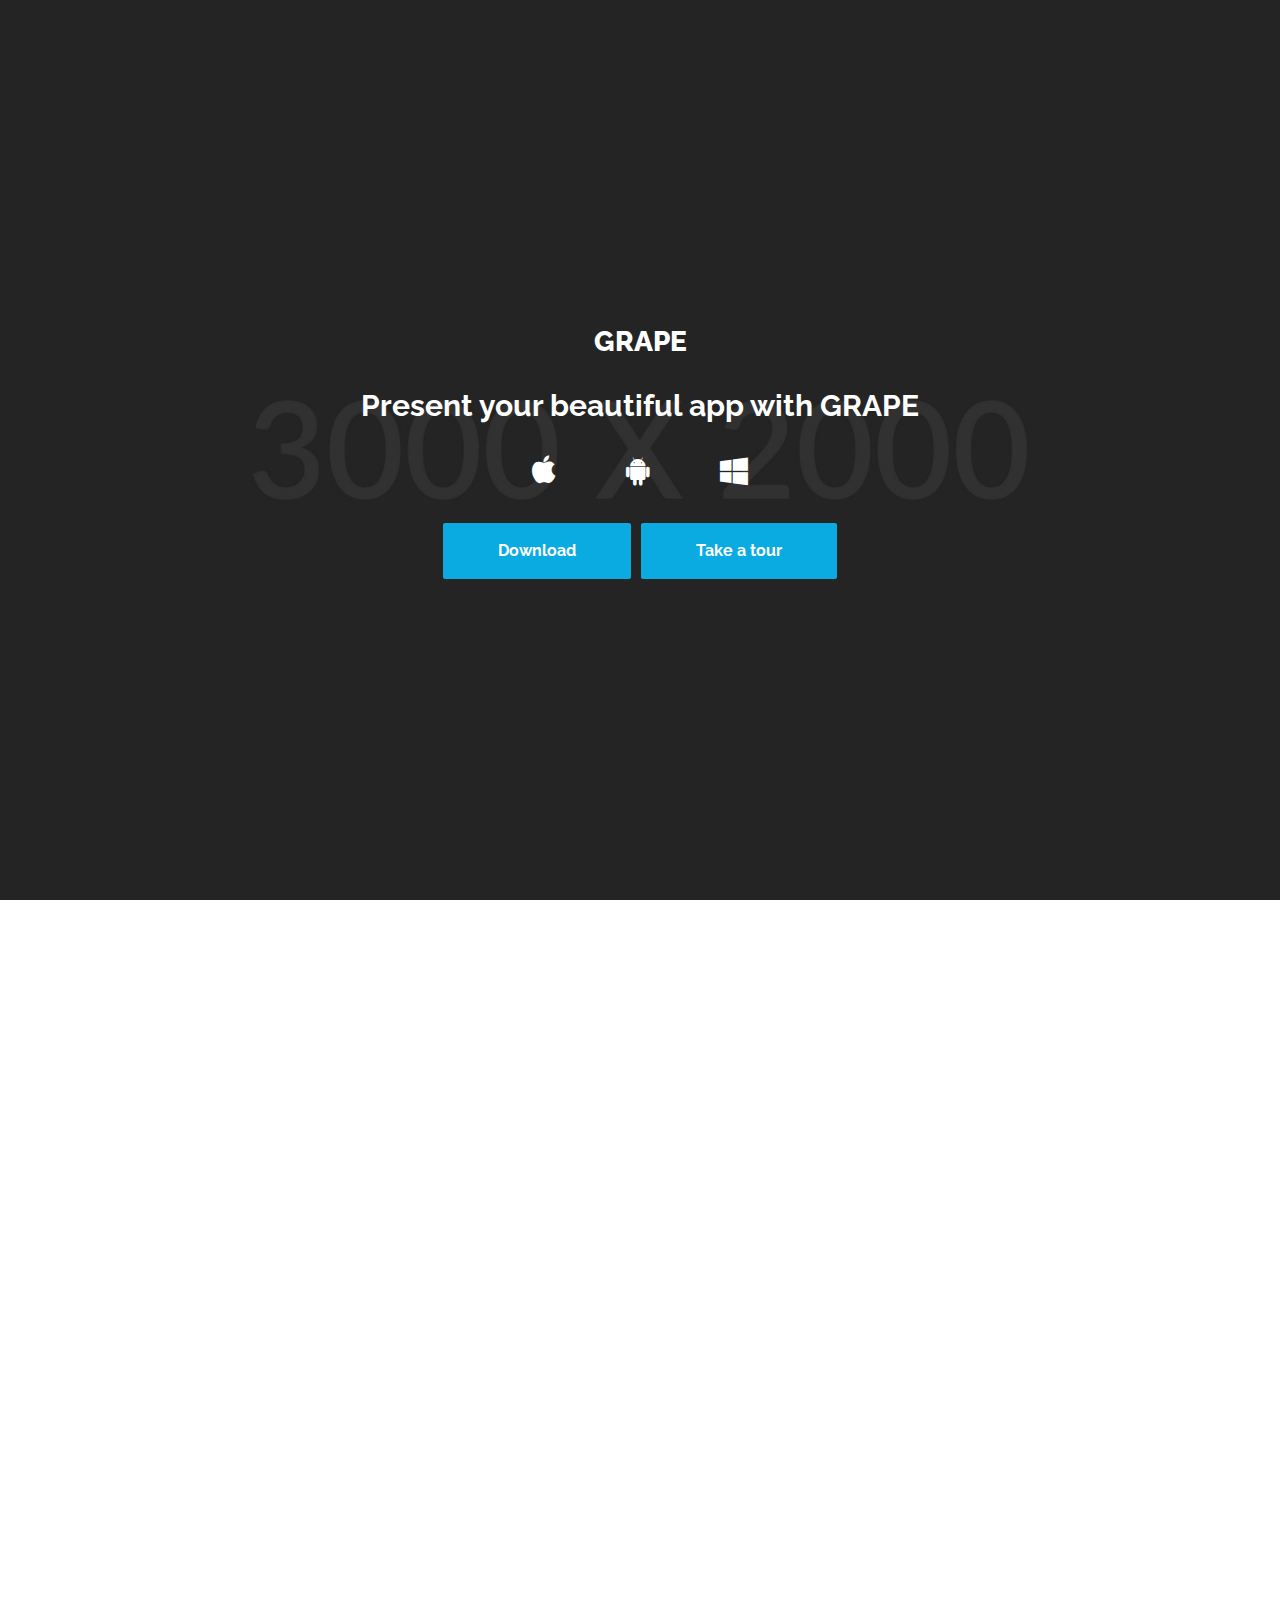
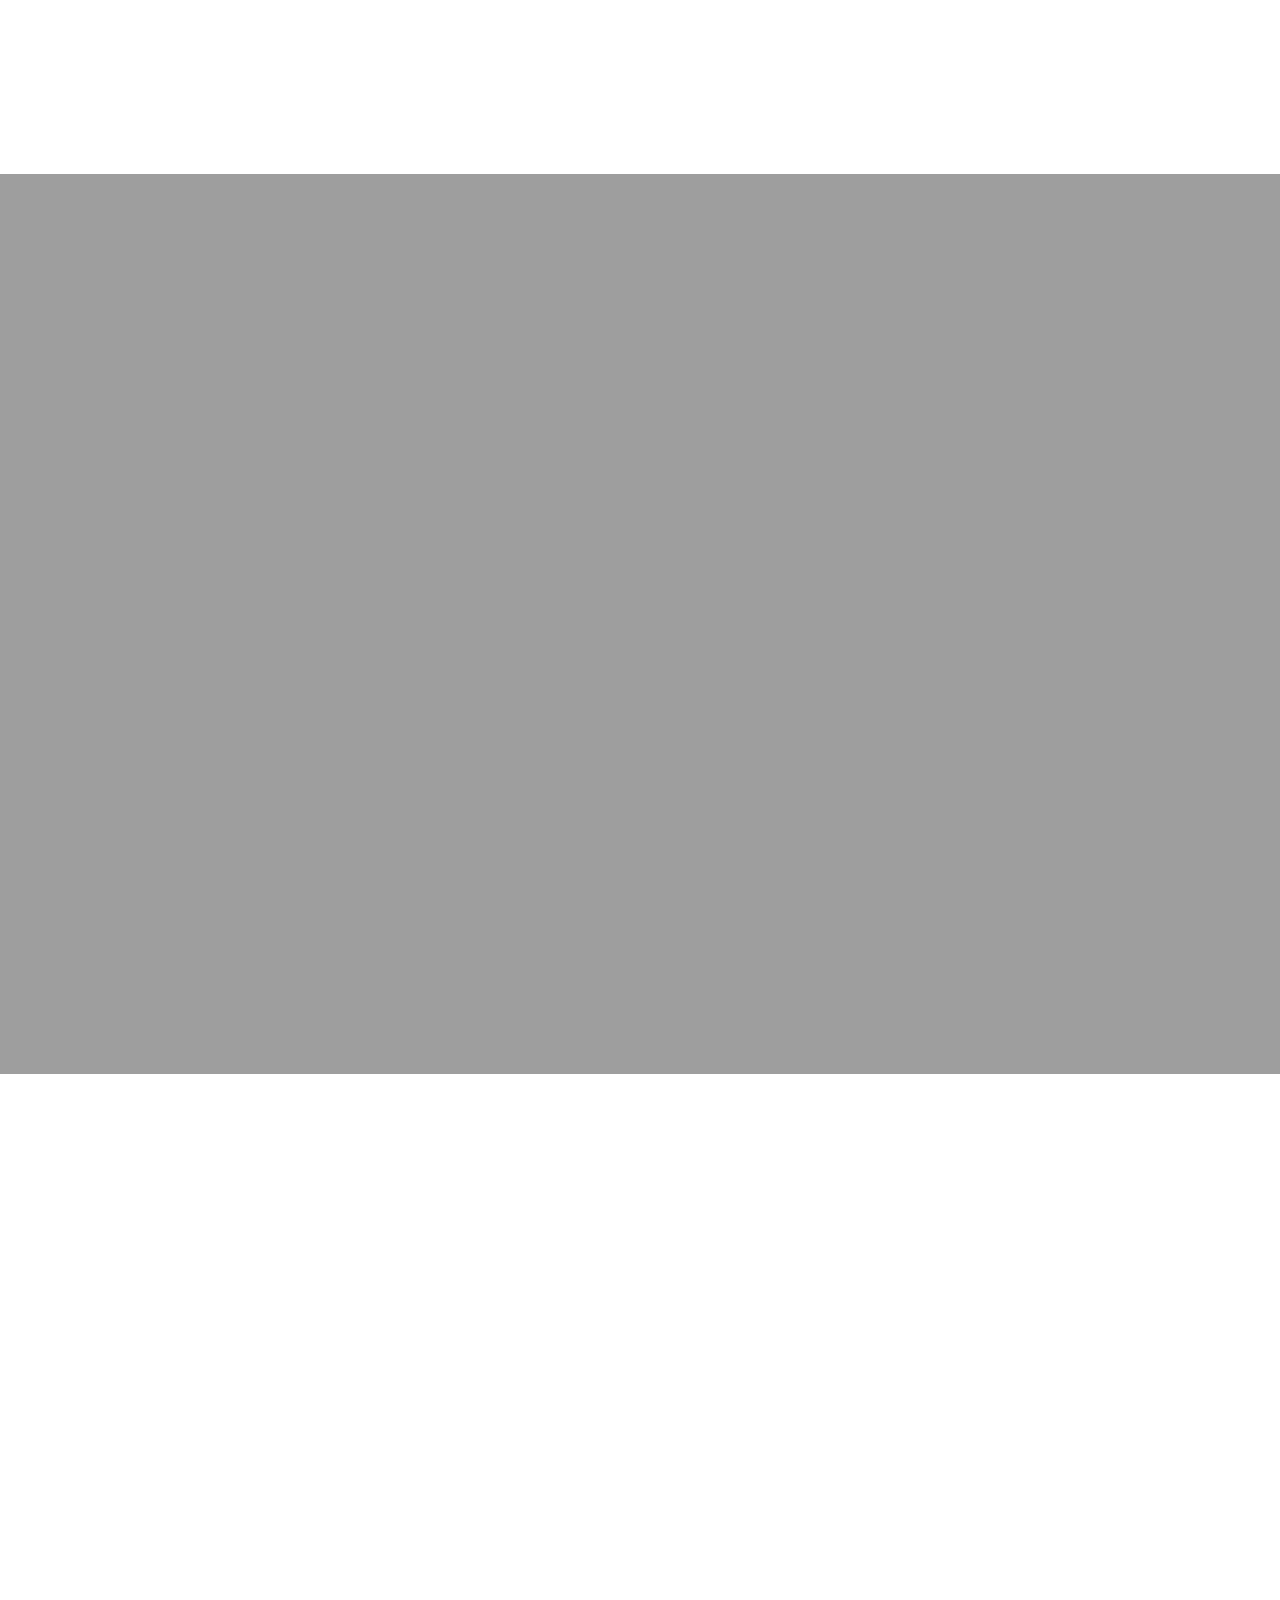
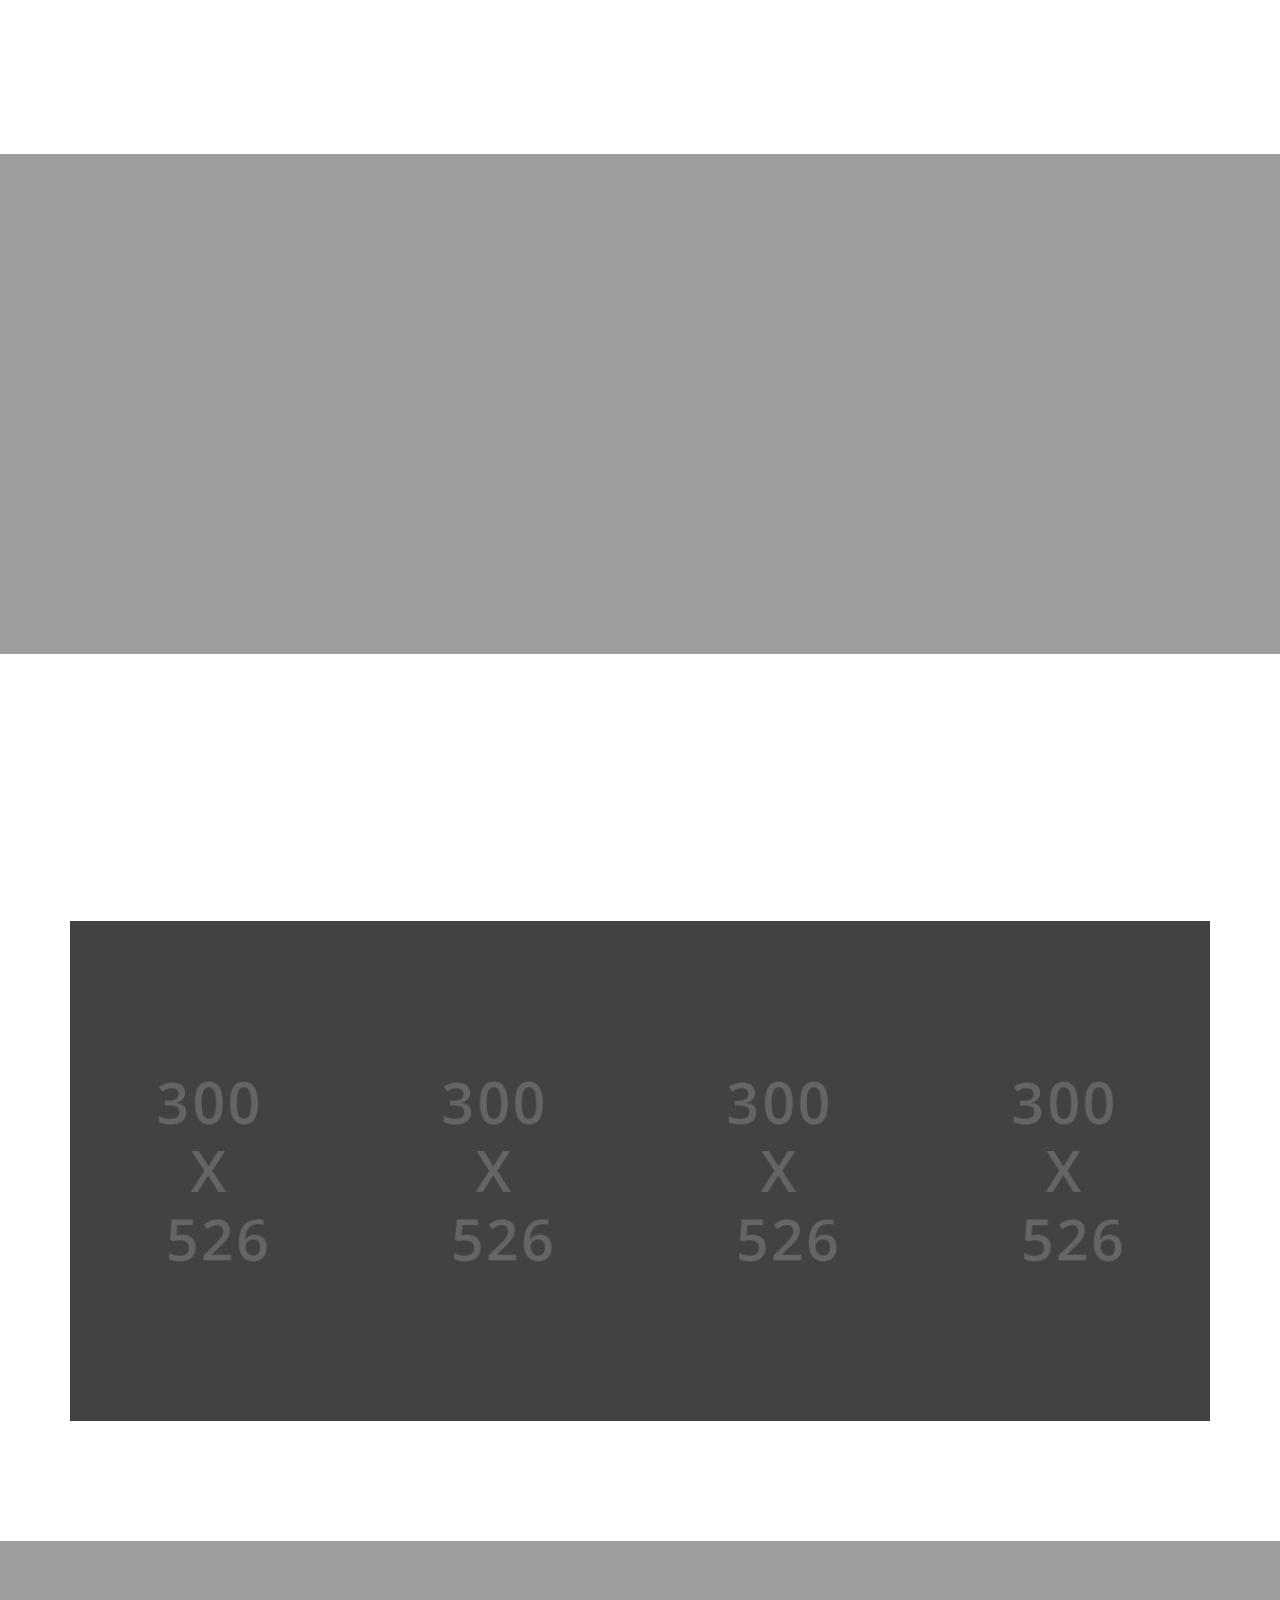
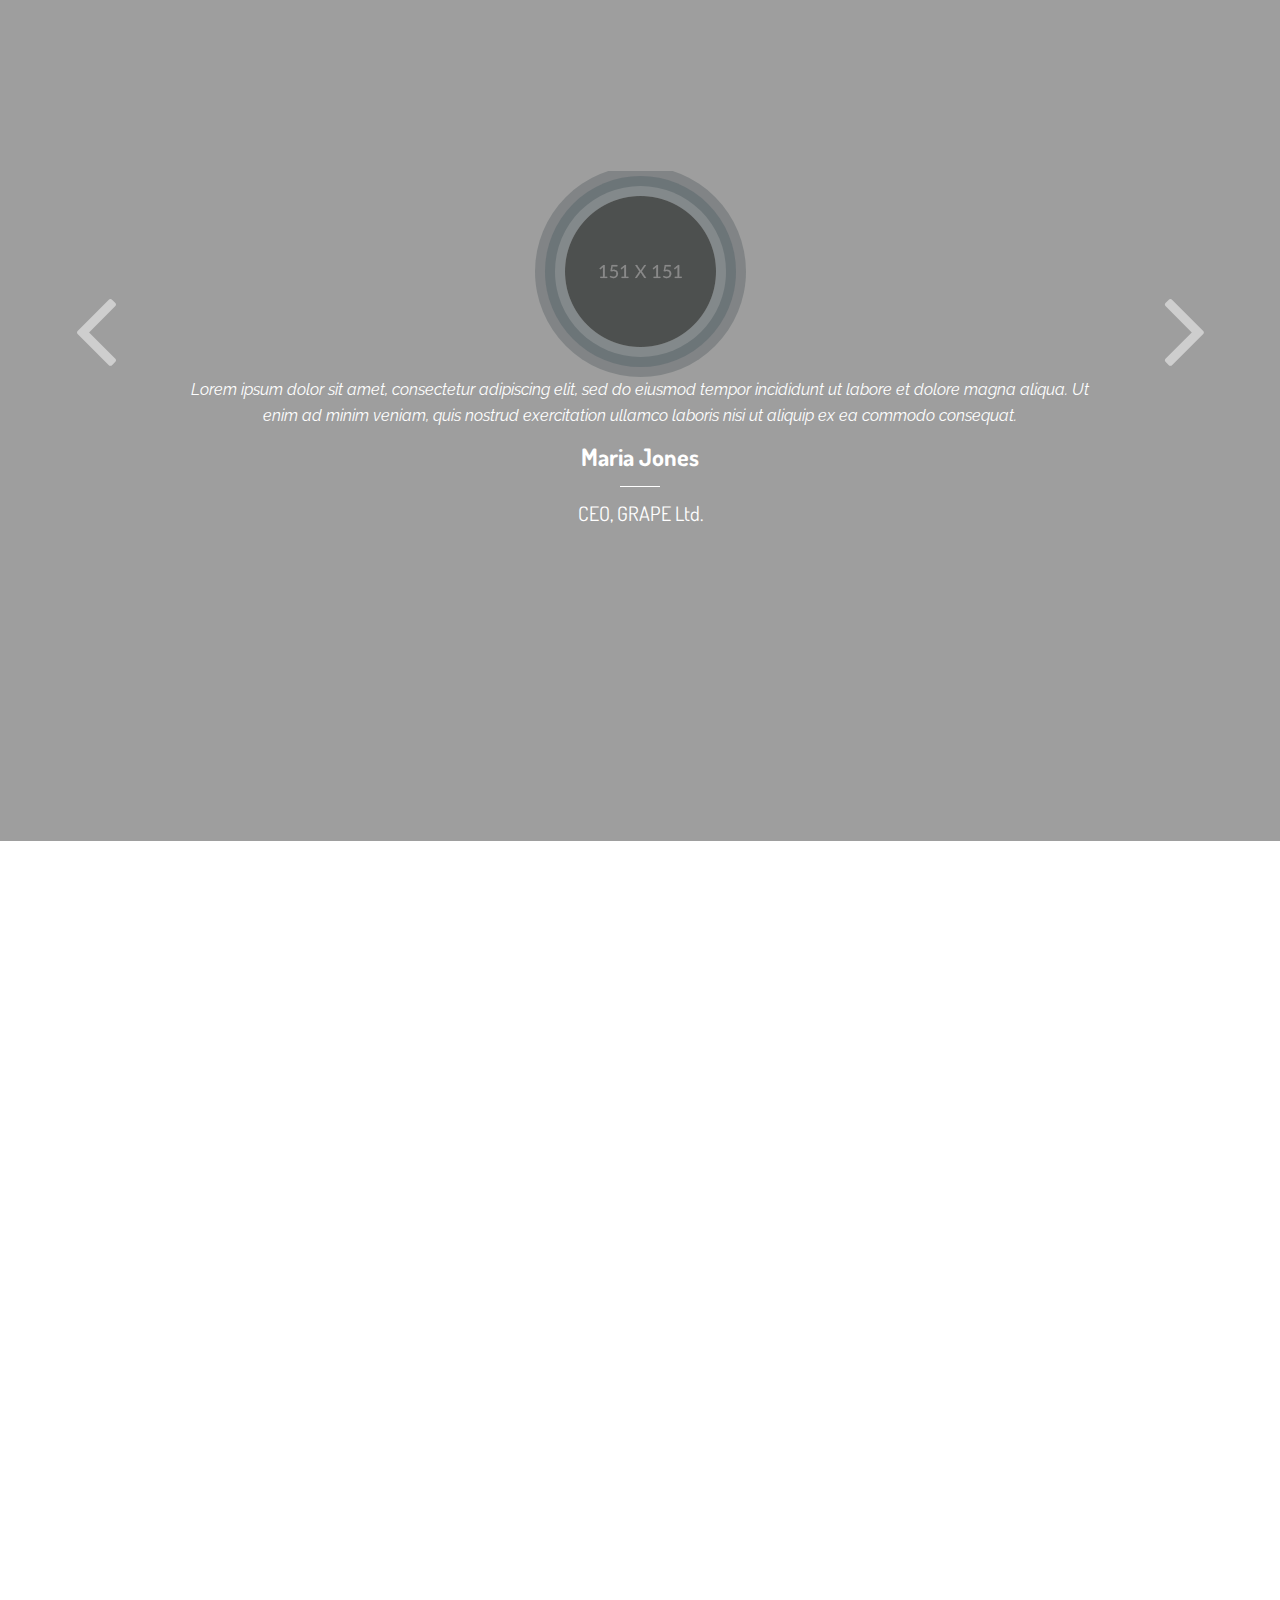
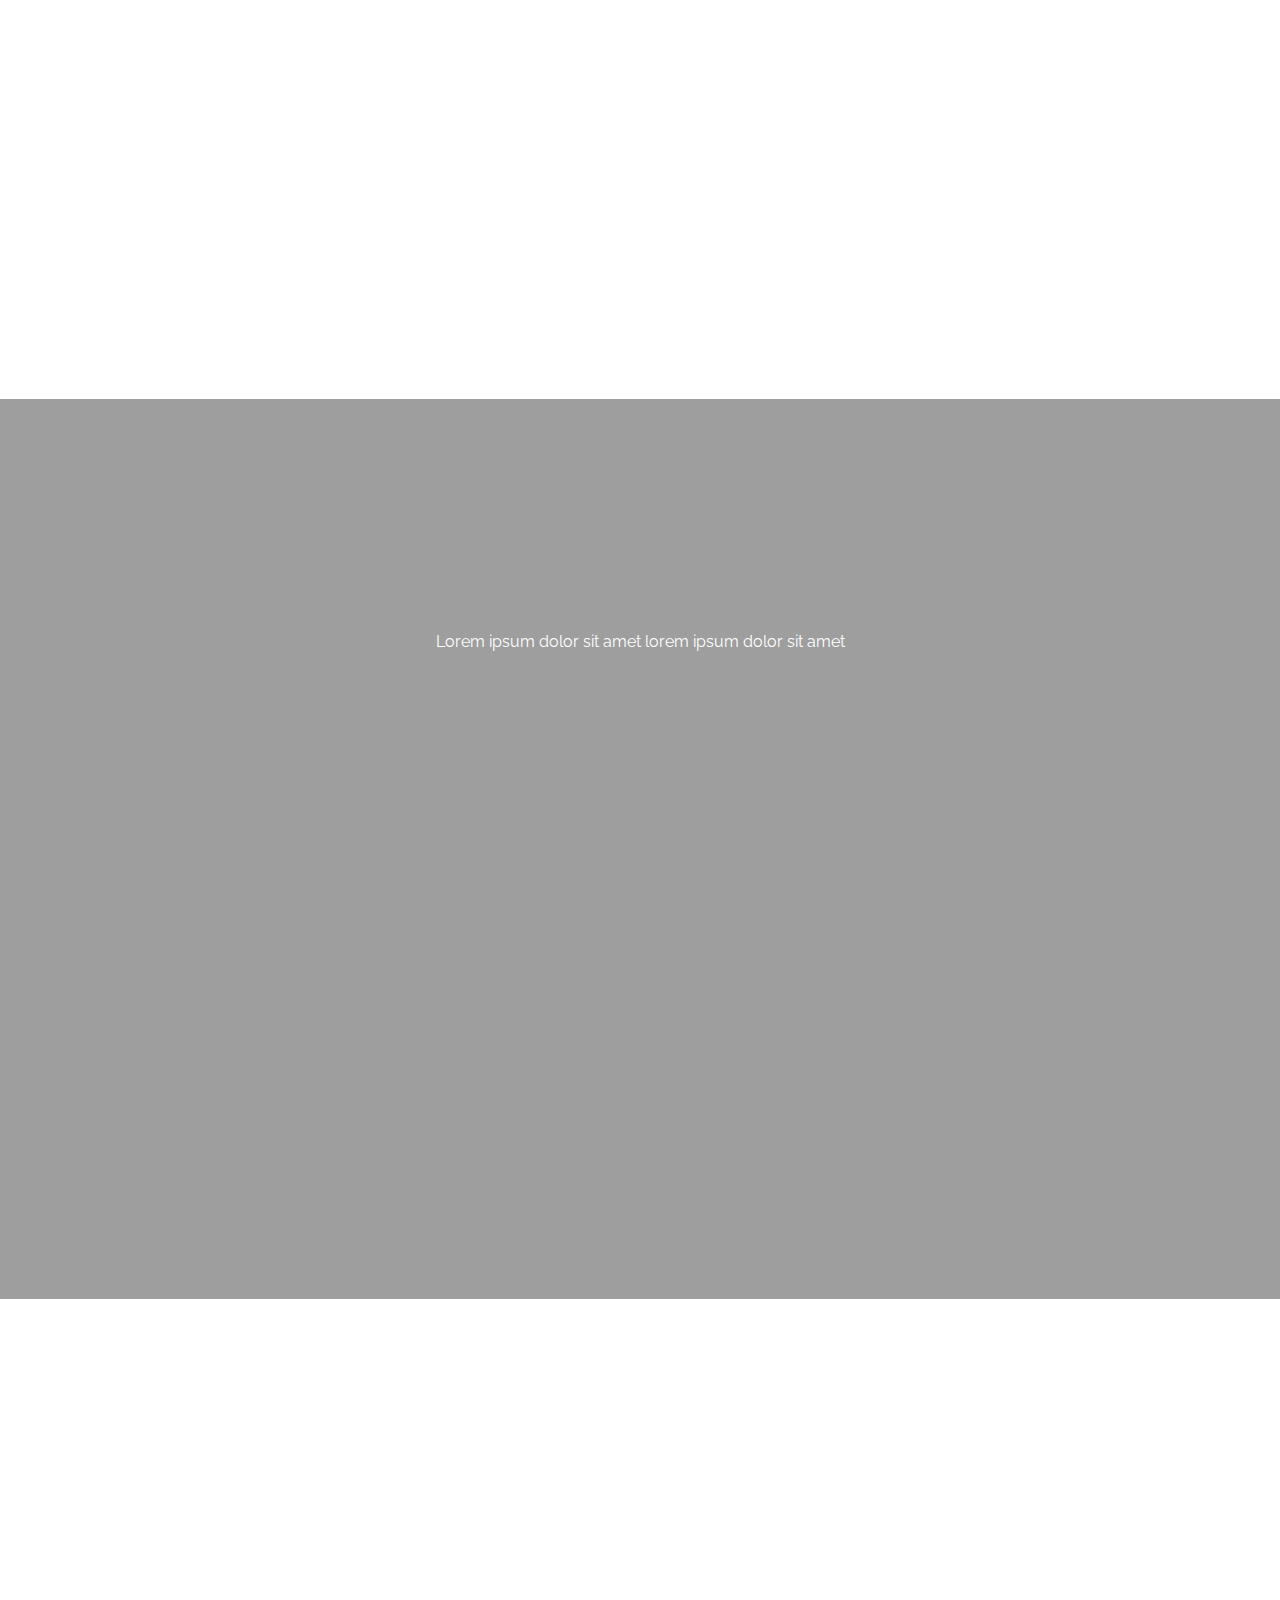
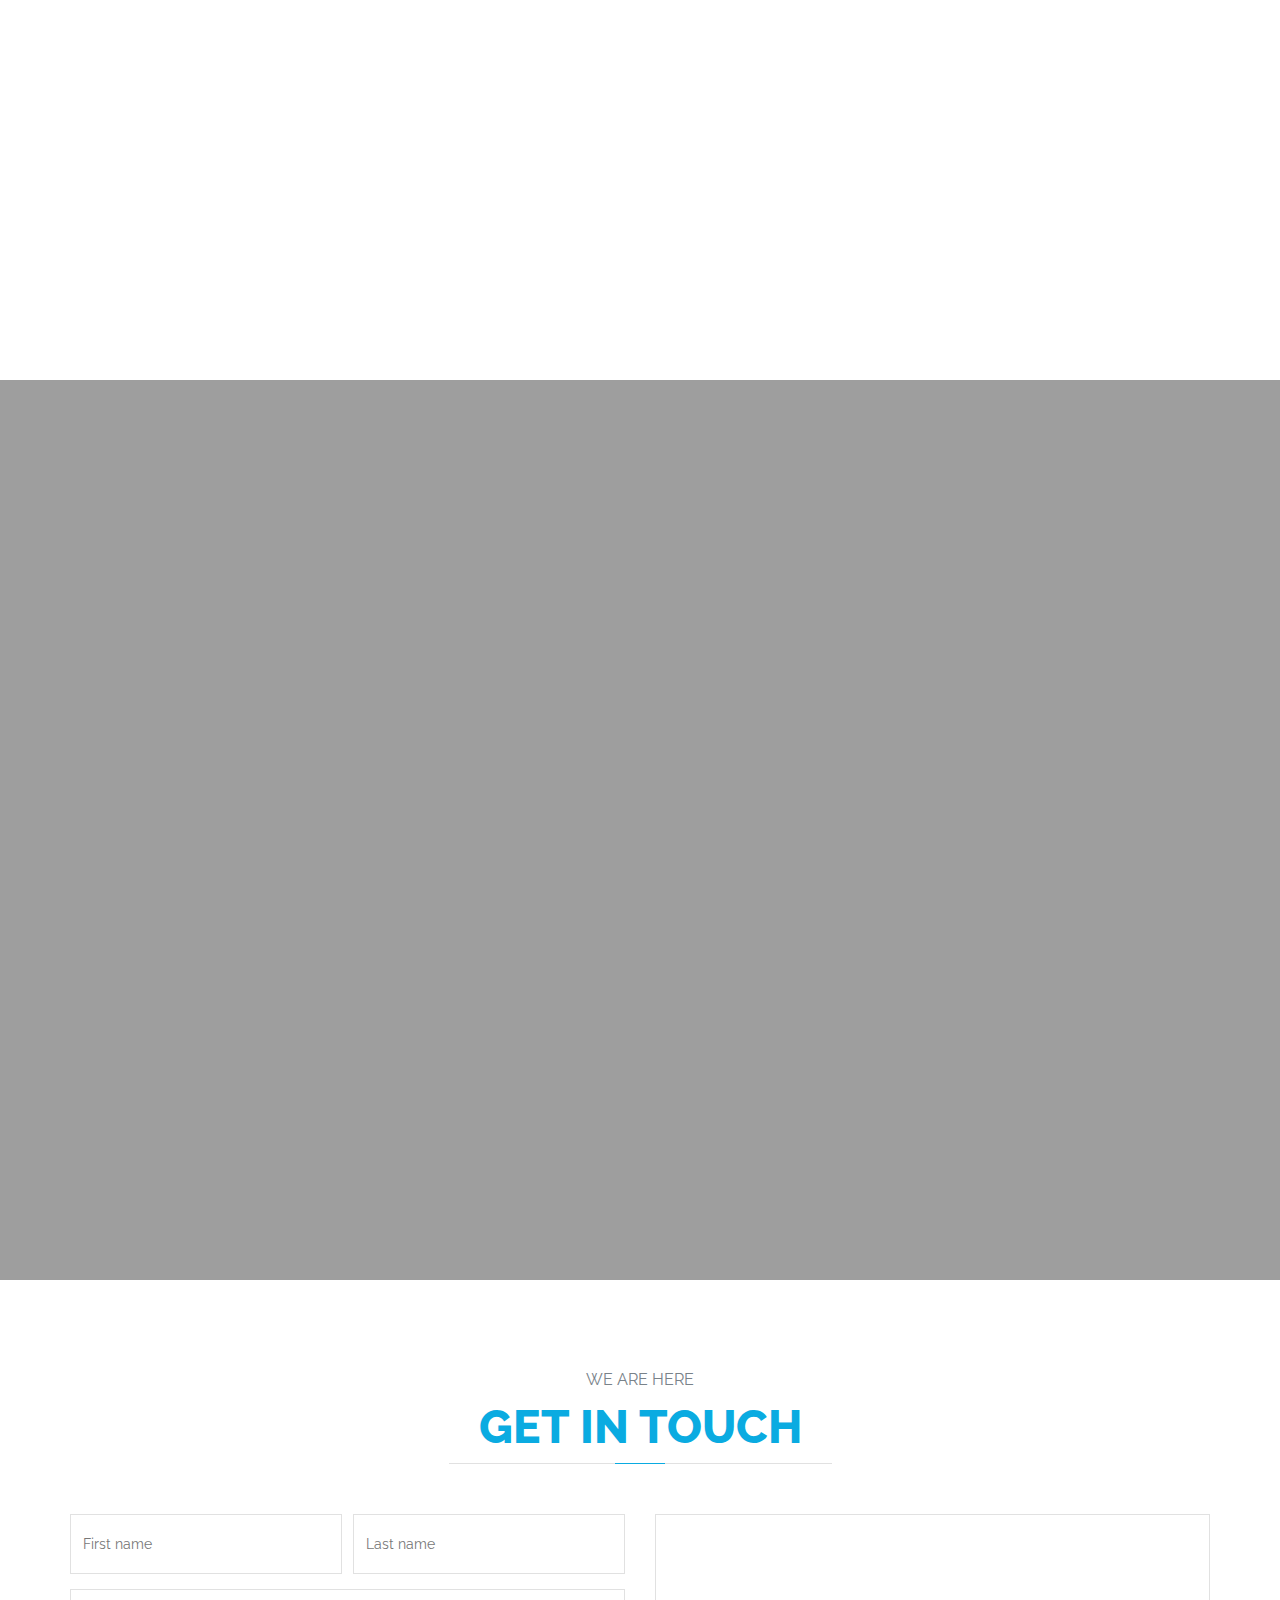
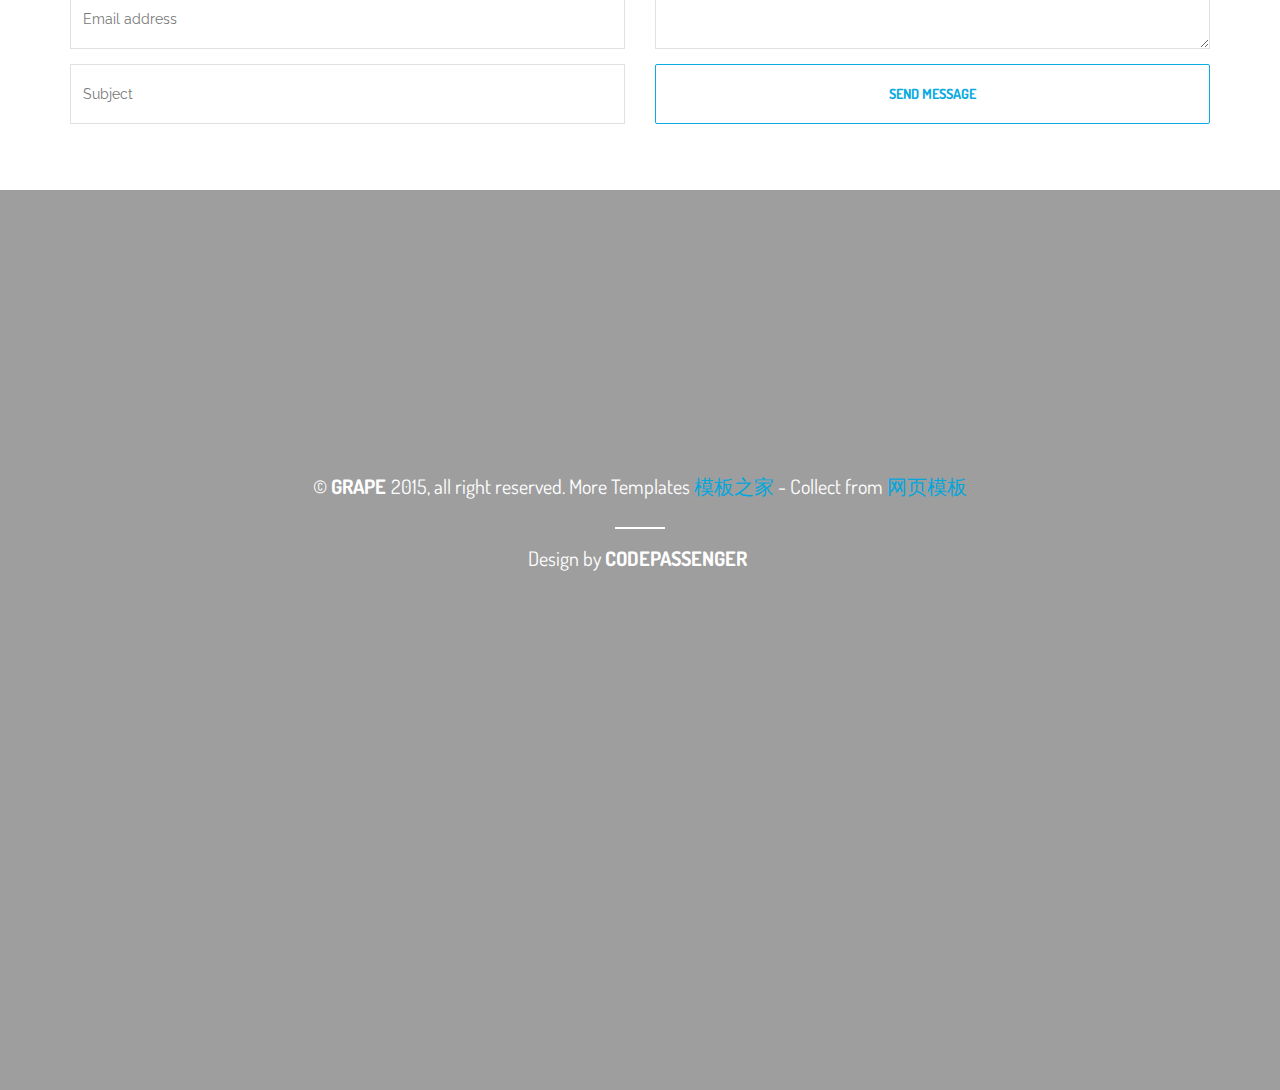
<file: test/sbtp_36_bj/sbtp_36_bj/index-image.html>
<!DOCTYPE html>
<html>
  <head>
    <meta charset="UTF-8">
	<title>GRAPE App Landing Template by Codepassenger</title>
    <meta name="description" content="GRAPE App landing Page by Codepassenger">
    <meta name="author" content="Codepassenger">
	
	<!-- Mobile Specific Meta -->	
    <meta name="viewport" content="width=device-width, initial-scale=1.0">
	<!--[if IE]><meta http-equiv='X-UA-Compatible' content='IE=edge,chrome=1'><![endif]-->

    <!-- Bootstrap -->
    <link href="assets/css/bootstrap.css" rel="stylesheet">

    <!-- Font awesome -->
    <link rel="stylesheet" href="assets/css/font-awesome.min.css">

    <!-- Animate.css -->
    <link rel="stylesheet" href="assets/css/animate.css">

    <!-- Owl-carousel style -->
    <link rel="stylesheet" href="assets/css/owl.carousel.css">
    <link rel="stylesheet" href="assets/css/owl.theme.css">

    <!-- magnific style -->
    <link rel="stylesheet" href="assets/css/magnific-popup.css">

    <!-- Custom stylesheet-->
    <link rel="stylesheet" href="assets/css/style.css">
    <link rel="stylesheet" href="assets/css/responsive.css" media="screen">

    <!-- Added google font -->
    <link href='http://fonts.googleapis.com/css?family=Dosis:400,600,700,800' rel='stylesheet' type='text/css'>
    <link href='http://fonts.googleapis.com/css?family=Raleway:400,300,700' rel='stylesheet' type='text/css'>

    <!--Fav and touch icons-->
    <link rel="shortcut icon" href="assets/images/icons/favicon.ico">
    <link rel="apple-touch-icon" href="assets/images/icons/apple-touch-icon.png">
    <link rel="apple-touch-icon" sizes="72x72" href="assets/images/icons/apple-touch-icon-72x72.png">
    <link rel="apple-touch-icon" sizes="114x114" href="assets/images/icons/apple-touch-icon-114x114.png">

    <!-- HTML5 Shim and Respond.js IE8 support of HTML5 elements and media queries -->
    <!-- WARNING: Respond.js doesn't work if you view the page via file:// -->
    <!--[if lt IE 9]>
      <script src="https://oss.maxcdn.com/libs/html5shiv/3.7.0/html5shiv.js"></script>
      <script src="https://oss.maxcdn.com/libs/respond.js/1.3.0/respond.min.js"></script>
    <![endif]-->
  </head>
  <body>
    
    <!-- Preloader -->
      <div id="faceoff">
        <div id="preloader"></div>
        <div class="preloader-section"></div>
      </div>
    <!-- Preloader end -->

    <!-- header start -->
    <header id="home" class="navbar-fixed-top">
      <nav class="navbar navbar-default" role="navigation">
        <div class="container">
          <div class="row">
            <div class="col-sm-3">
              <!-- Brand and toggle get grouped for better mobile display -->
              <div class="navbar-header">
                <button type="button" class="navbar-toggle collapsed" data-toggle="collapse" data-target="#bs-example-navbar-collapse-1">
                  <span class="sr-only">Toggle navigation</span>
                  <span class="icon-bar"></span>
                  <span class="icon-bar"></span>
                  <span class="icon-bar"></span>
                </button>
                <h1><a class="nav-brand" href="">GRAPE</a></h1>
              </div>
            </div>
            <div class="col-sm-7">
              <!-- Collect the nav toggling -->
              <div class="collapse navbar-collapse navbar-example" id="bs-example-navbar-collapse-1">
                <ul class="nav navbar-nav">
                  <li><a href="#intro">Intro</a></li>
                  <li><a href="#feature">Feature</a></li>
                  <li><a href="#description">Description</a></li>
                  <li><a href="#screenshot">Screenshots</a></li>
                  <li><a href="#download">Download</a></li>
                  <li><a href="#contact">Contact</a></li>
                </ul>             
              </div><!-- /.navbar-collapse -->
            </div>
            <div class="col-sm-2 mob-right">
              <ul class="app pull-right">
                <li><a href=""><i class="fa fa-apple"></i></a></li>
                <li><a href=""><i class="fa fa-android"></i></a></li>
                <li><a href=""><i class="fa fa-windows"></i></a></li>
              </ul>
            </div>
          </div>
        </div><!-- /.container -->
      </nav>
    </header>
    <!-- header end -->

    <!-- banner start -->
    <section id="banner" class="banner norm-img">
      <div class="trans-bg">
        <div class="container-fluid">
          <div class="row">
            <div class="col-sm-12">            
                  <h2><a href="" class="lg-logo">GRAPE</a></h2> <!-- .lg-logo -->
                 <!-- Text slider start here -->
                 <div class="flex_text text-slider">
                  <ul class="slides">
                      <li>Present your beautiful app with GRAPE</li>
                      <li>Not only app landing you can use GRAPE as business template</li>
                      <li>You can find hundreds but ultimately you love us</li>
                  </ul>
                </div>
                <!--/.text-slider end-->          
                  <ul class="app">
                    <li><a href=""><i class="fa fa-apple"></i></a></li>
                    <li><a href=""><i class="fa fa-android"></i></a></li>
                    <li><a href=""><i class="fa fa-windows"></i></a></li>
                  </ul>
                  <div class="download-block text-center">
                   <a href="" class="btn-download">Download</a><a href="" class="btn-download">Take a tour</a>
                 </div>
            </div>
          </div>
        </div>
      </div> <!-- /.trans-bg -->                     
    </section>
    <!-- banner end -->

    <!-- intro start -->
    <section id="intro" class="intro white">
      <div class="container">
        <div class="row">
          <div class="col-sm-12 text-center">
            <span class="sub-head wow fadeInLeft">present your</span>
            <div class="title wow fadeInRight">
              <h2>awesome app</h2>
            </div>
          </div>
        </div>
        <div class="row">
          <div class="col-sm-4">
            <div class="app-block wow bounceInUp" data-wow-delay=".1s">
              <i class="fa fa-bolt"></i>
              <h3>quick & efficiency</h3>
              <p>Lorem ipsum dolor sit amet, consectetur adipiscing elit, sed do eiusmod tempor incididunt ut labore et dolore magna aliqua.</p>
            </div>            
          </div>
          <div class="col-sm-4">
            <div class="app-block wow bounceInUp" data-wow-delay=".2s">
              <i class="fa fa-life-ring"></i>
              <h3>any time support</h3>
              <p>Lorem ipsum dolor sit amet, consectetur adipiscing elit, sed do eiusmod tempor incididunt ut labore et dolore magna aliqua.</p>
            </div>            
          </div>
          <div class="col-sm-4">
            <div class="app-block wow bounceInUp" data-wow-delay=".3s">
              <i class="fa fa-paint-brush"></i>
              <h3>unique design</h3>
              <p>Lorem ipsum dolor sit amet, consectetur adipiscing elit, sed do eiusmod tempor incididunt ut labore et dolore magna aliqua.</p>
            </div>
          </div>
        </div>
        <div class="row">
          <div class="col-sm-4">
            <div class="app-block wow bounceInUp" data-wow-delay=".4s">
              <i class="fa fa-angellist"></i>
              <h3>corporate branding</h3>
              <p>Lorem ipsum dolor sit amet, consectetur adipiscing elit, sed do eiusmod tempor incididunt ut labore et dolore magna aliqua.</p>
            </div>
          </div>
          <div class="col-sm-4">
            <div class="app-block wow bounceInUp" data-wow-delay=".5s">
              <i class="fa fa-thumbs-o-up"></i>
              <h3>best in qulality</h3>
              <p>Lorem ipsum dolor sit amet, consectetur adipiscing elit, sed do eiusmod tempor incididunt ut labore et dolore magna aliqua.</p>
            </div>
          </div>
          <div class="col-sm-4">
            <div class="app-block wow bounceInUp" data-wow-delay=".6s">
              <i class="fa fa-puzzle-piece"></i>
              <h3>idea making</h3>
              <p>Lorem ipsum dolor sit amet, consectetur adipiscing elit, sed do eiusmod tempor incididunt ut labore et dolore magna aliqua.</p>
            </div>            
          </div>
        </div>
      </div>
    </section>
    <!-- intro end -->

    <!-- feature start -->
    <section id="feature" class="feature norm-img">
      <div class="trans-bg">
        <div class="container">
          <div class="row">
            <div class="col-sm-12 text-center">
              <h2 class="wow swing" data-wow-delay=".1s">crazy feature</h2>
            </div>
          </div>
          <div class="row">
            <div class="col-sm-4">
              <ul class="feature-list-left">
                <li>
                  <div class="feature-detail wow fadeInLeft" data-wow-delay=".4s">
                    <h4>Custom scrollbars</h4>
                    <p>Lorem ipsum dolor sit amet, consectetur adipiscing elit, sed do eiusmod tempor</p>
                  </div>                          
                  <div class="feature-icon wow fadeInLeft" data-wow-delay=".3s">
                    <i class="fa fa-exchange"></i>
                  </div>
                </li>
                <li>
                  <div class="feature-detail wow fadeInLeft" data-wow-delay=".4s">
                    <h4>Robust demo package</h4>
                    <p>Lorem ipsum dolor sit amet, consectetur adipiscing elit, sed do eiusmod tempor</p>
                  </div>
                  <div class="feature-icon wow fadeInLeft" data-wow-delay=".3s">
                    <i class="fa fa-star-half-o"></i>
                  </div>                  
                </li>
                <li>
                  <div class="feature-detail wow fadeInLeft" data-wow-delay=".4s">
                    <h4>Responsive support</h4>
                    <p>Lorem ipsum dolor sit amet, consectetur adipiscing elit, sed do eiusmod tempor</p>
                  </div>
                  <div class="feature-icon wow fadeInLeft" data-wow-delay=".3s">
                    <i class="fa fa-arrows-alt"></i>
                  </div>                  
                </li>
                <li>                  
                  <div class="feature-detail wow fadeInLeft" data-wow-delay=".4s">
                    <h4>Tons of API callbacks</h4>
                    <p>Lorem ipsum dolor sit amet, consectetur adipiscing elit, sed do eiusmod tempor</p>
                  </div>
                  <div class="feature-icon wow fadeInLeft" data-wow-delay=".3s">
                    <i class="fa fa-cog"></i>
                  </div>
                </li>
              </ul>
            </div>
            <div class="col-sm-4 text-center">
              <img class="wow bounceInUp" src="assets/images/iphone_full.png" alt="" title="">
            </div>
            <div class="col-sm-4">
              <ul class="feature-list-right">
                <li>
                  <div class="feature-icon wow fadeInRight" data-wow-delay=".3s">
                    <i class="fa fa-arrows-alt"></i>
                  </div>
                  <div class="feature-detail wow fadeInRight" data-wow-delay=".4s">
                    <h4>Responsive support</h4>
                    <p>Lorem ipsum dolor sit amet, consectetur adipiscing elit, sed do eiusmod tempor</p>
                  </div>
                </li>
                <li>
                  <div class="feature-icon wow fadeInRight" data-wow-delay=".3s">
                    <i class="fa fa-cog"></i>
                  </div>
                  <div class="feature-detail wow fadeInRight" data-wow-delay=".4s">
                    <h4>Tons of API callbacks</h4>
                    <p>Lorem ipsum dolor sit amet, consectetur adipiscing elit, sed do eiusmod tempor</p>
                  </div>
                </li>
                <li>
                  <div class="feature-icon wow fadeInRight" data-wow-delay=".3s">
                    <i class="fa fa-mobile"></i>
                  </div>
                  <div class="feature-detail wow fadeInRight" data-wow-delay=".4s">
                    <h4>iOS / Surface / Android</h4>
                    <p>Lorem ipsum dolor sit amet, consectetur adipiscing elit, sed do eiusmod tempor</p>
                  </div>
                </li>
                <li>
                  <div class="feature-icon wow fadeInRight" data-wow-delay=".3s">
                    <i class="fa fa-undo"></i>
                  </div>
                  <div class="feature-detail wow fadeInRight" data-wow-delay=".4s">
                    <h4>Auto-sliding</h4>
                    <p>Lorem ipsum dolor sit amet, consectetur adipiscing elit, sed do eiusmod tempor</p>
                  </div>
                </li>
              </ul>
            </div>
          </div>
        </div>
      </div> <!-- /.trans-bg --> 
    </section>
    <!-- feature end -->

    <!-- description start -->
    <section id="description" class="description white">
      <div class="container">
        <div class="row">
          <div class="col-sm-12 text-center">
            <span class="sub-head wow fadeInLeft">think about</span>
            <div class="title wow fadeInRight">
              <h2>why GRAPE best</h2>
            </div>
          </div>
        </div>
        <div class="row">
          <div class="col-sm-6 wow pulse" data-wow-delay=".5s">
            <img class="img-responsive" src="assets/images/iphone_half.png" alt="Why to choose us">
          </div>
          <div class="col-sm-6">
            <ul class="description-list">
              <li class="wow fadeInRight"><span class="des-icon"><i class="fa fa-bomb"></i></span>Nam nec tellus a odio tincidunt auctor a ornare odio</li>
              <li class="wow fadeInRight"><span class="des-icon"><i class="fa fa-paw"></i></span>Nam nec tellus a odio tincidunt</li>
              <li class="wow fadeInRight"><span class="des-icon"><i class="fa fa-birthday-cake"></i></span>Nam nec tellus a odio tincidunt auctor </li>
              <li class="wow fadeInRight"><span class="des-icon"><i class="fa fa-fire-extinguisher"></i></span>Nam nec tellus a odio </li>
              <li class="wow fadeInRight"><span class="des-icon"><i class="fa fa-magic"></i></span>Nam nec tellus a odio tincidunt auctor a ornare odio</li>
              <li class="wow fadeInRight"><span class="des-icon"><i class="fa fa-rebel"></i></span>Nam nec tellus a odio tincidunt auctor a ornare</li>
            </ul>
            <!-- /.description-list -->
          </div>
        </div>
      </div>
    </section>
    <!-- description end-->

    <!-- video start -->
    <section id="video" class="video norm-img">
      <div class="trans-bg">
        <div class="video-container"><div id="player"></div><div class="video-mask"></div></div>
        <div class="container">
          <div class="row">
            <div class="col-sm-12 text-center">
              <div class="video-mask">
                <h2 class="wow bounceInDown">how it works</h2>
					<a href="https://vimeo.com/45830194" class="play wow rollIn animated"></a>
                <span class="wow bounceInUp">watch video</span>
              </div>            
            </div>
          </div>
        </div>        	
      </div> <!-- /.trans-bg -->
    </section>
    <!-- video end -->

    <!-- screenshot start -->
    <section id="screenshot" class="screenshot white">
      <div class="container">
        <div class="row">
          <div class="col-sm-12">
            <span class="sub-head wow fadeInLeft">take a look</span>            
            <div class="title wow fadeInRight">
              <h2>screenshots</h2>
            </div>
            <div id="owl-demo" class="owl-carousel">
                <div class="item screenshot-block">
                  <img src="./assets/images/screenshot.jpg" alt="GRAPE">
                  <div class="caption">
                    <a class="test-popup-link" href="./assets/images/screenshot.jpg"><i class="fa fa-plus"></i></a>
                  </div>
                </div>
                <div class="item screenshot-block">
                  <img src="./assets/images/screenshot.jpg" alt="GRAPE">
                  <div class="caption">
                    <a class="test-popup-link" href="./assets/images/screenshot.jpg"><i class="fa fa-plus"></i></a>
                  </div>
                </div>
                <div class="item screenshot-block">
                  <img src="./assets/images/screenshot.jpg" alt="GRAPE">
                  <div class="caption">
                    <a class="test-popup-link" href="./assets/images/screenshot.jpg"><i class="fa fa-plus"></i></a>
                  </div>
                </div>
                <div class="item screenshot-block">
                  <img src="./assets/images/screenshot.jpg" alt="GRAPE">
                  <div class="caption">
                    <a class="test-popup-link" href="./assets/images/screenshot.jpg"><i class="fa fa-plus"></i></a>
                  </div>
                </div>
                <div class="item screenshot-block">
                  <img src="./assets/images/screenshot.jpg" alt="GRAPE">
                  <div class="caption">
                    <a class="test-popup-link" href="./assets/images/screenshot.jpg"><i class="fa fa-plus"></i></a>
                  </div>
                </div>
                <div class="item screenshot-block">
                  <img src="./assets/images/screenshot.jpg" alt="GRAPE">
                  <div class="caption">
                    <a class="test-popup-link" href="./assets/images/screenshot.jpg"><i class="fa fa-plus"></i></a>
                  </div>
                </div>
              </div>
          </div>
        </div>
      </div>
    </section>
    <!-- screenshot end -->

    <!-- review start -->
    <section id="review" class="review norm-img">
      <div class="trans-bg">
        <div class="container">
          <div class="row">
            <div class="col-sm-12 text-center">
              <h2 class="wow swing">reviews</h2>
            </div>
          </div>
          <div class="row">
            <div class="col-sm-12 text-center">
              <div id="myCarousel1" class="carousel slide" data-ride="carousel">
                <div class="carousel-inner">
                  <div class="active item">
                    <span class="review-img">
                       <img src="./assets/images/thumb-1.png" alt="image">
                     </span>
                    <p>Lorem ipsum dolor sit amet, consectetur adipiscing elit, sed do eiusmod tempor incididunt ut labore et dolore magna aliqua. Ut enim ad minim veniam, quis nostrud exercitation ullamco laboris nisi ut aliquip ex ea commodo consequat.</p>
                    <span class="reviewer-name">Maria Jones</span>
                    <span class="review-comp">CEO, GRAPE Ltd.</span>
                  </div>
                  <div class="item">
                    <span class="review-img">
                       <img src="./assets/images/thumb-1.png" alt="image">
                     </span>
                    <p>Lorem ipsum dolor sit amet, consectetur adipiscing elit, sed do eiusmod tempor incididunt ut labore et dolore magna aliqua. Ut enim ad minim veniam, quis nostrud exercitation ullamco laboris nisi ut aliquip ex ea commodo consequat.</p>
                    <span class="reviewer-name">Maria Jones</span>
                    <span class="review-comp">CEO, GRAPE Ltd.</span>
                  </div>
                  <div class="item">
                    <span class="review-img">
                       <img src="./assets/images/thumb-1.png" alt="image">
                     </span>
                    <p>Lorem ipsum dolor sit amet, consectetur adipiscing elit, sed do eiusmod tempor incididunt ut labore et dolore magna aliqua. Ut enim ad minim veniam, quis nostrud exercitation ullamco laboris nisi ut aliquip ex ea commodo consequat.</p>
                    <span class="reviewer-name">Maria Jones</span>
                    <span class="review-comp">CEO, GRAPE Ltd.</span>
                  </div>
                </div>
                <!-- Carousel nav -->
                <a class="carousel-control left" href="#myCarousel1" data-slide="prev"><i class="fa fa-angle-left"></i></a>
                <a class="carousel-control right" href="#myCarousel1" data-slide="next"><i class="fa fa-angle-right"></i></a>              
              </div>
            </div>
          </div>
        </div>
      </div> <!-- /.trans-bg -->      
    </section>
    <!-- review end -->

    <!-- price start -->
    <section id="price" class="pricingtable-section white">
      <div class="container">
        <div class="row">
          <div class="col-sm-12 text-center">
            <span class="sub-head wow fadeInLeft">are you surrprised</span>            
            <div class="title wow fadeInRight">
              <h2>unbelievable price</h2>
            </div>
          </div>
        </div>
        <div class="row">
          <div class="col-sm-4 wow bounceInUp" data-wow-duration="1s">
            <div class="price-block">
              <div class="price-header">
                <h3>free plan</h3>
                <i class="fa fa-heart"></i>
              </div>
              <div class="price-plan">
                <ul>
                  <li>
                    <span class="price">$0.00</span>
                    <span class="month">/per month</span>
                  </li>
                  <li>Unlimited Space</li>
                  <li>Unlimited Database</li>
                  <li>Easy to Istall</li>
                  <li>Unlimited Subdomains</li>
                  <li>Dedicated Serer</li>
                  <li> <a href="" class="btn">sign up</a></li>
                </ul>
              </div>
            </div>
            <!-- /.price-block -->
          </div>
          <div class="col-sm-4 wow bounceInUp" data-wow-duration="2s">
            <div class="price-block active">
              <div class="price-header">
                <h3>basic plan</h3>
                <i class="fa fa-cogs"></i>
              </div>
              <div class="price-plan">
                <ul>
                  <li>
                    <span class="price">$9.00</span>
                    <span class="month">/per month</span>
                  </li>
                  <li>Unlimited Space</li>
                  <li>Unlimited Database</li>
                  <li>Easy to Istall</li>
                  <li>Unlimited Subdomains</li>
                  <li>Dedicated Serer</li>
                  <li> <a href="" class="btn">sign up</a></li>
                </ul>
              </div>
            </div>
            <!-- /.price-block -->
          </div>
          <div class="col-sm-4 wow bounceInUp" data-wow-duration="3s">
            <div class="price-block">
              <div class="price-header">
                <h3>developer plan</h3>
                <i class="fa fa-suitcase"></i>
              </div>
              <div class="price-plan">
                <ul>
                  <li>
                    <span class="price">$29.00</span>
                    <span class="month">/per month</span>
                  </li>
                  <li>Unlimited Space</li>
                  <li>Unlimited Database</li>
                  <li>Easy to Istall</li>
                  <li>Unlimited Subdomains</li>
                  <li>Dedicated Serer</li>
                  <li> <a href="" class="btn">sign up</a></li>
                </ul>
              </div>
            </div>
            <!-- /.price-block -->
          </div>
        </div>
      </div>
    </section>
    <!-- price end -->

    <!-- download start -->
    <section id="download" class="downlaod norm-img">
      <div class="trans-bg">
        <div class="container">
          <div class="row">
            <div class="col-sm-12 text-center">
              <h2 class="wow swing">download</h2>
              <p>Lorem ipsum dolor sit amet lorem ipsum dolor sit amet</p>
              <span class="wow fadeInLeft" style="display:inline-block"><a href="" class="btn"><i class="fa fa-apple"></i> app store</a></span>
              <span class="wow fadeInLeft" style="display:inline-block"><a href="" class="btn"><i class="fa fa-android"></i> play store</a></span>
              <span class="wow fadeInLeft" style="display:inline-block"><a href="" class="btn"><i class="fa fa-windows"></i> windows</a></span>
            </div>
          </div>
        </div>
      </div> <!-- /.trans-bg -->   
    </section>
    <!-- download end -->

    <!-- support start -->
    <section id="support" class="support white">
      <div class="container">
        <div class="row">
          <div class="col-sm-12 text-center">
            <span class="sub-head wow fadeInLeft">stay close</span>
            <div class="title wow fadeInRight">
              <h2>help & support</h2>
            </div>
          </div>
        </div>
        <div class="row">
          <div class="col-sm-4 wow bounceInUp" data-wow-duration="1s">
            <div class="support-block">
              <span class="support-icon"><i class="fa fa-bitbucket"></i></span>
              <h3>Product Support</h3>
              <p>Lorem ipsum dolor sit amet, consectetur adipiscing elit, sed do eiusmod tempor incididunt ut labore et dolore magna aliqua. Ut enim ad minim</p>
            </div>
          </div>
          <div class="col-sm-4 wow bounceInUp" data-wow-duration="2s">
            <div class="support-block active">
              <span class="support-icon"><i class="fa fa-bullhorn"></i></span>
              <h3>Product Support</h3>
              <p>Lorem ipsum dolor sit amet, consectetur adipiscing elit, sed do eiusmod tempor incididunt ut labore et dolore magna aliqua. Ut enim ad minim</p>
            </div>
          </div>
          <div class="col-sm-4 wow bounceInUp" data-wow-duration="3s">
            <div class="support-block">
              <span class="support-icon"><i class="fa fa-stethoscope"></i></span>
              <h3>Product Support</h3>
              <p>Lorem ipsum dolor sit amet, consectetur adipiscing elit, sed do eiusmod tempor incididunt ut labore et dolore magna aliqua. Ut enim ad minim</p>
            </div>
          </div>
        </div>
      </div>
    </section>
    <!-- support end --> 

    <!-- subscription start -->
    <section id="subscription" class="subscription norm-img"> 
      <div class="trans-bg">
        <div class="container">
          <div class="row">
            <div class="col-sm-6 col-sm-offset-3 text-center">
              <h2 class="wow swing">newsletter sign up</h2>
				<form class="newsletter-signup">
				  <p class="newsletter-success"></p>
				  <p class="newsletter-error"></p>
					<div class="input-group">              
					   <input type="email" name="email" placeholder="Enter Your Email Address" class="form-control wow fadeInLeft">
					  <span class="input-group-btn wow fadeInRight">
						<input type="submit" value="subscribe" class="btn btn-sub">
					  </span>                            
					</div><!-- /.input-group -->
               </form>
            </div>
          </div>
        </div>
      </div> <!-- /.trans-bg -->   
      
    </section>
    <!-- subscription end -->

    <!-- contact start -->
    <section id="contact" class="contact white tab-content">
      <div class="container">
        <div class="row">
          <div class="col-sm-12">
            <!-- Nav tabs -->
            <ul class="nav nav-tabs text-center" role="tablist">
              <li class="wow rollIn animated" data-wow-duration="1s"><a href="#contact-info" role="tab" data-toggle="tab"><i class="fa fa-paper-plane"></i>
                </a></li>
              <li class="active wow rollIn animated" data-wow-duration="2s"><a href="#contact-form" role="tab" data-toggle="tab"><i class="fa fa-envelope"></i></a></li>
              <li class="wow rollIn animated" data-wow-duration="3s"><a href="#contact-map" class="contact-map" role="tab" data-toggle="tab"><i class="fa fa-map-marker"></i></a></li>
            </ul>            
          </div>
        </div>
      </div>
       <!-- Tab panes -->
      <div class="tab-content">
        <div class="tab-pane contact-info" id="contact-info">
          <div class="container">
            <div class="row">
            <div class="col-sm-12 text-center">            
              <span class="sub-head">we are here</span>
              <div class="title">
                <h2>get in touch</h2>
              </div>
            </div>
          </div>
            <div class="row text-center">
              <div class="col-sm-4">
                <div class="info-holder">
                  <i class="fa fa-taxi"></i>
                   <br>
                   <p>
                     14/4 <br>
                     Burnaby <br>
                     BC, Canada 
                   </p>
                </div>                
              </div>
              <div class="col-sm-4">
                <div class="info-holder">
                  <i class="fa fa-mobile"></i>
                  <br>
                  <p>+1778-885-0000
                  <br>
                  +1778-885-1111
                  <br>
                  +6698 55514 68
                  </p>
                </div>                
              </div>
              <div class="col-sm-4">
                <div class="info-holder">
                  <i class="fa fa-reply"></i>
                  <br>
                  <p>
                    info@domain.com
                    <br>
                    hello@gmail.com
                  </p>
                </div>                
              </div>
            </div>
          </div>
        </div>
        <div class="tab-pane active contact-info" id="contact-form">
          <div class="container">
            <div class="row">
              <div class="col-sm-12 text-center">            
                <span class="sub-head">we are here</span>
                <div class="title">
                  <h2>get in touch</h2>
                </div>
              </div>
            </div>
            <div class="row">
              <div class="col-sm-12">
                <form class="form-horizontal" role="form">
                  <div class="col-sm-6">
                    <div class="form-group">
                      <div class="span-form">
                        <input class="form-control" type="text" placeholder="First name" required="required">
                      </div>
                      <div class="span-form">
                        <input type="text" class="form-control" placeholder="Last name" required="required">
                      </div>
                    </div>
                    <div class="form-group">
                      <input type="email" class="form-control" placeholder="Email address" required="required">
                    </div>
                    <div class="form-group">
                      <input type="text" class="form-control" placeholder="Subject" required="required">
                    </div>
                  </div>
                  <div class="col-sm-6">
                    <div class="form-group">
                      <textarea name="" class="form-control btn-block" rows="3"></textarea>
                    </div>
                    <div class="form-group">
                      <input type="submit" class="btn btn-block" value="send message">
                    </div>
                  </div>
                  <div class="col-sm-12">
 					<p class="contact-success">Your Message has been Successfully Sent!</p>
					<p class="contact-error">Error! Something went wrong!</p>
                  </div>
                </form>
              </div>
            </div>
          </div>
        </div>
        <div class="tab-pane contact-info" id="contact-map">
          <div class="container">
            <div class="row">
              <div class="col-sm-12 text-center">            
                <span class="sub-head">we are here</span>
                <div class="title">
                  <h2>get in touch</h2>
                </div>
              </div>
            </div>
          </div>
          <div id="map">
            
          </div>
        </div>
      </div>  
    </section>
    <!-- contact end -->

    <!-- footer start -->
    <footer id="footer" class="norm-img">
      <div class="trans-bg">
        <div class="container">
          <div class="row">
            <div class="col-sm-12 text-center">
              <div class="social-icon">
               <a href="" class="wow rollIn animated" data-wow-delay=".1s"><i class="fa fa-facebook"></i></a>
               <a href="" class="wow rollIn animated" data-wow-delay=".2s"><i class="fa fa-twitter"></i></a>
               <a href="" class="wow rollIn animated" data-wow-delay=".3s"><i class="fa fa-google-plus"></i></a>
               <a href="" class="wow rollIn animated" data-wow-delay=".4s"><i class="fa fa-pinterest"></i></a>
               <a href="" class="wow rollIn animated" data-wow-delay=".5s"><i class="fa fa-rss"></i></a>
               <a href="" class="wow rollIn animated" data-wow-delay=".6s"><i class="fa fa-linkedin"></i></a>
               <a href="" class="wow rollIn animated" data-wow-delay=".7s"><i class="fa fa-vimeo-square"></i></a>
               <a href="" class="wow rollIn animated" data-wow-delay=".8s"><i class="fa fa-youtube-square"></i></a>
               <a href="" class="wow rollIn animated" data-wow-delay=".9s"><i class="fa fa-dribbble"></i></a>
              </div> 
              <div class="copyright">
                <p>&copy; <span>GRAPE</span>2015, all right reserved. More Templates <a href="http://www.cssmoban.com/" target="_blank" title="模板之家">模板之家</a> - Collect from <a href="http://www.cssmoban.com/" title="网页模板" target="_blank">网页模板</a></p>
                <p>Design by <span>CodePassenger</span></p>
              </div>
            </div>
          </div>   
        </div>
        <div id="go-to-top">
            <a href="#banner"></a>
        </div>
        <!--/.go-to-top end-->
      </div> <!-- /.trans-bg -->
    </footer>
    <!-- footer end -->


    <!-- jQuery (necessary for Bootstrap's JavaScript plugins) -->
     <!-- <script src="https://code.jquery.com/jquery.js"></script> -->
    <script src="assets/js/jquery.min.js"></script>
    <!-- Include all compiled plugins (below), or include individual files as needed -->
    <script src="assets/js/bootstrap.min.js"></script>
    <script src="assets/js/smoothscroll.js"></script>
    <script src="assets/js/jquery.scrollTo.min.js"></script>
    <script src="assets/js/jquery.localScroll.min.js"></script>
    <script src="assets/js/jquery.nav.js"></script>
    <script src="assets/js/owl.carousel.js"></script>
    <script src="assets/js/jquery.magnific-popup.js"></script>
    <script src="assets/js/jquery.flexslider-min.js"></script>
    <script src="assets/js/jquery.parallax.js"></script>
    <script src="assets/js/jquery.ajaxchimp.min.js"></script>
    <script src="assets/js/matchMedia.js"></script>
    <script src="assets/js/script.js"></script>
    
    <script src="assets/js/wow.js"></script>
    <script src="assets/js/easing.js"></script>
    
    <script>
    	$(document).ready(function() {
		//"use strict";
        $('#banner').parallax("50%", 0.5, true);   		
        $('#video').parallax("50%", 0.5, true);
    		$('#feature').parallax("50%", 0.5, true);
    		$('#subscription').parallax("50%", 0.5, true);
    		$('#review').parallax("50%", 0.5, true);
    		$('#download').parallax("50%", 0.5, true);
        $('#footer').parallax("50%", 0.5, true);
    	});

    </script>
    
       
  </body>
</html>
</file>
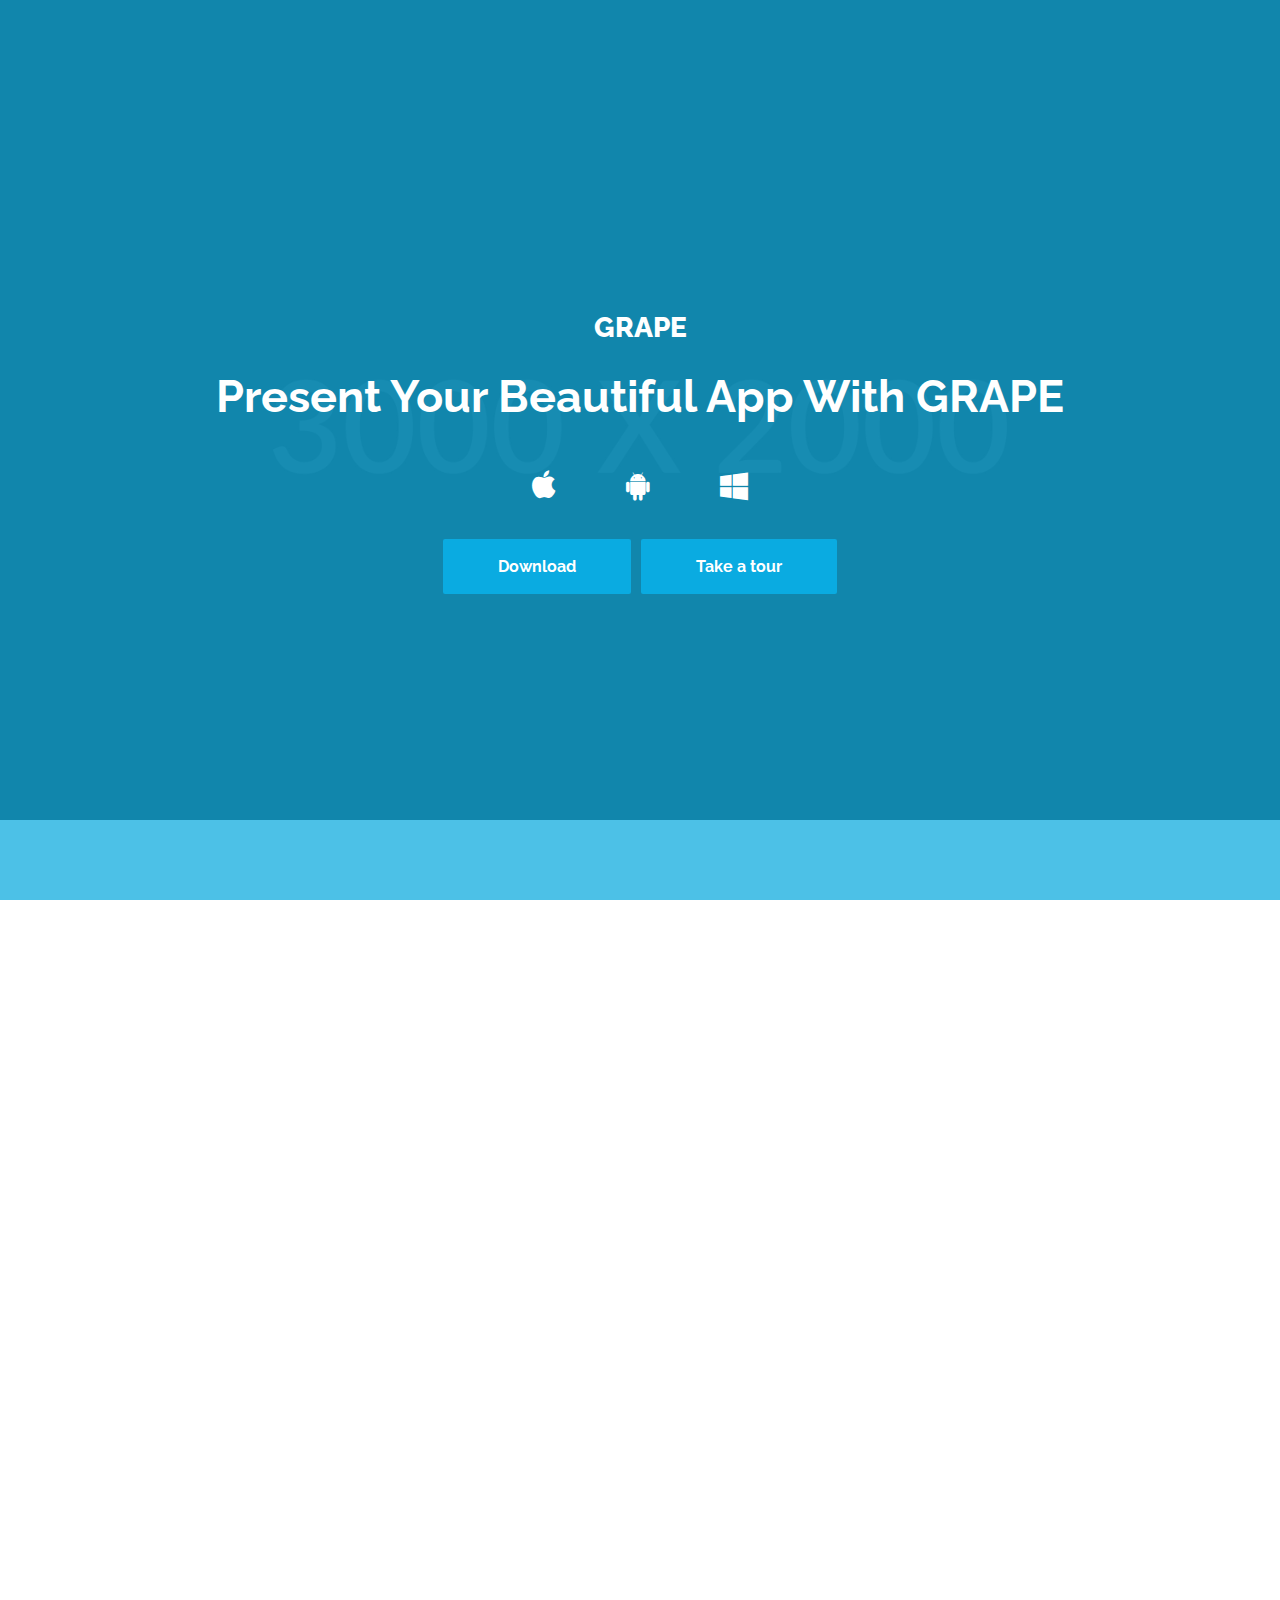
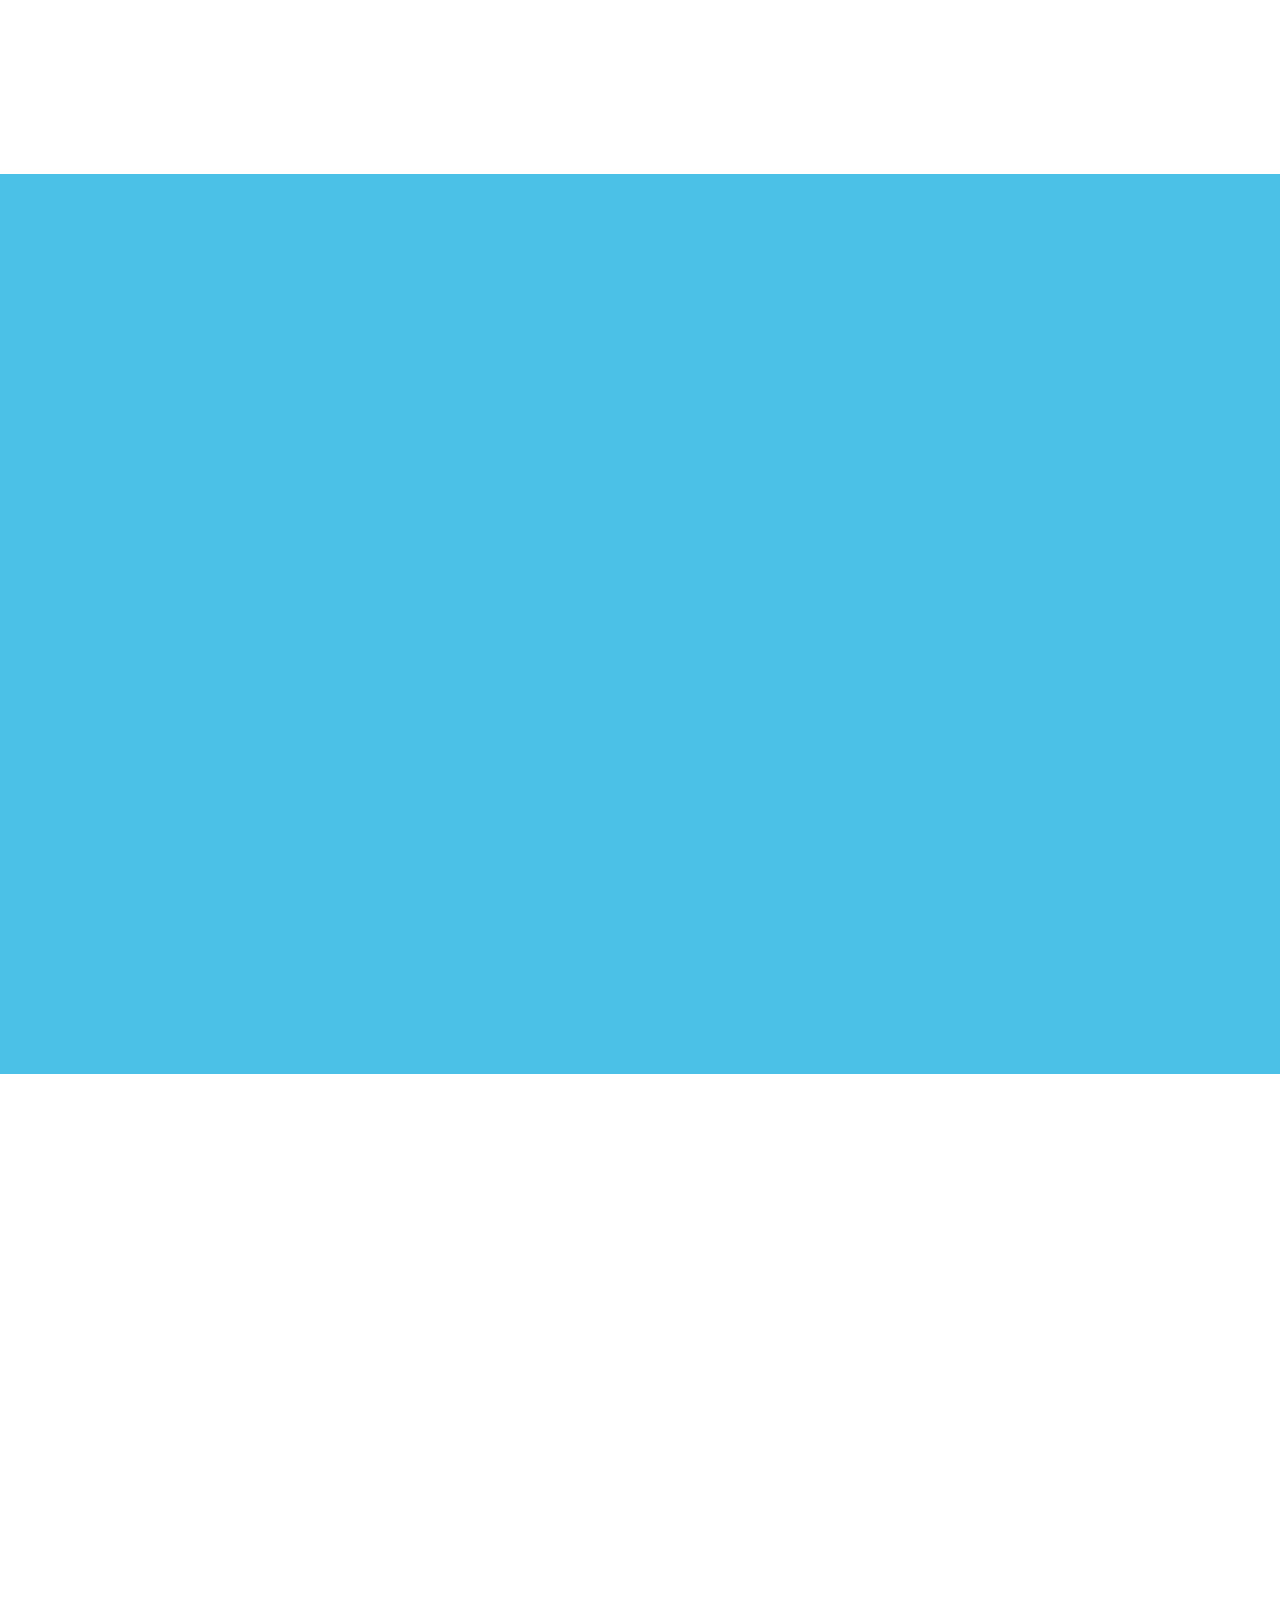
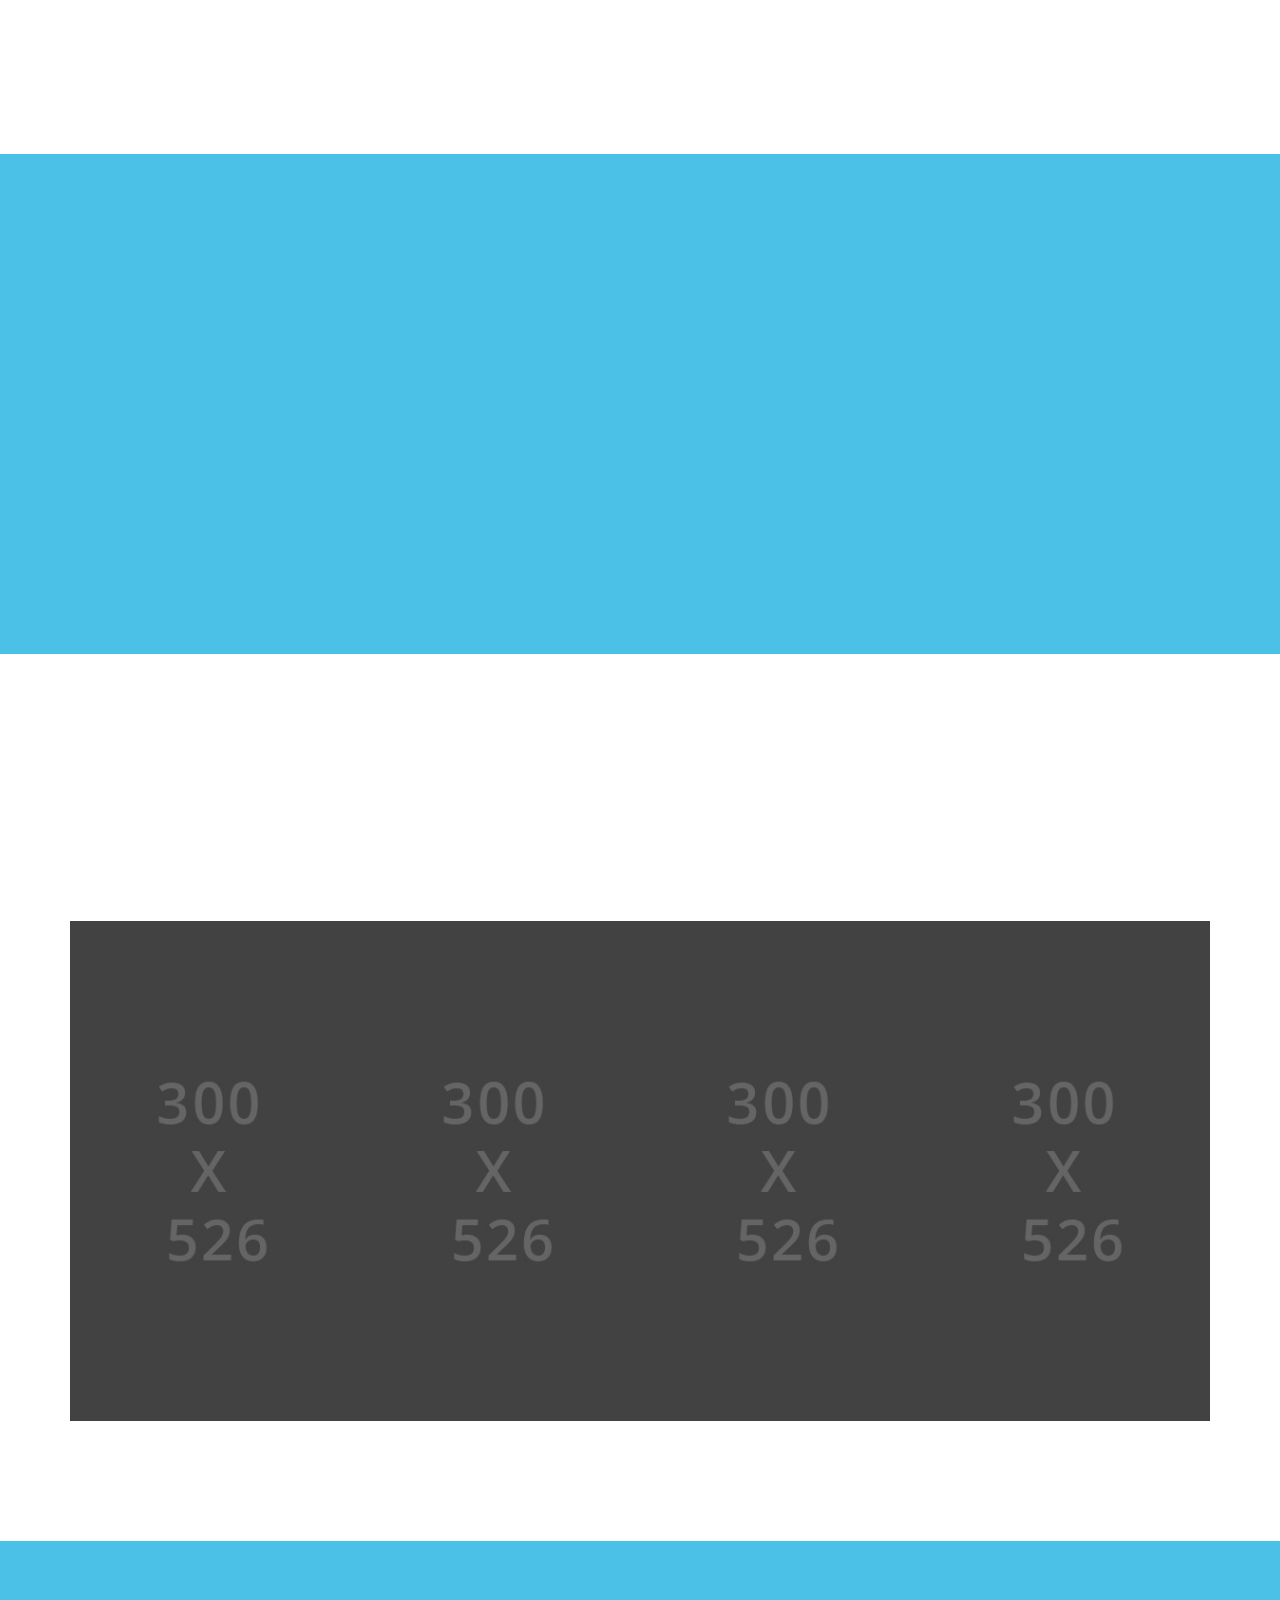
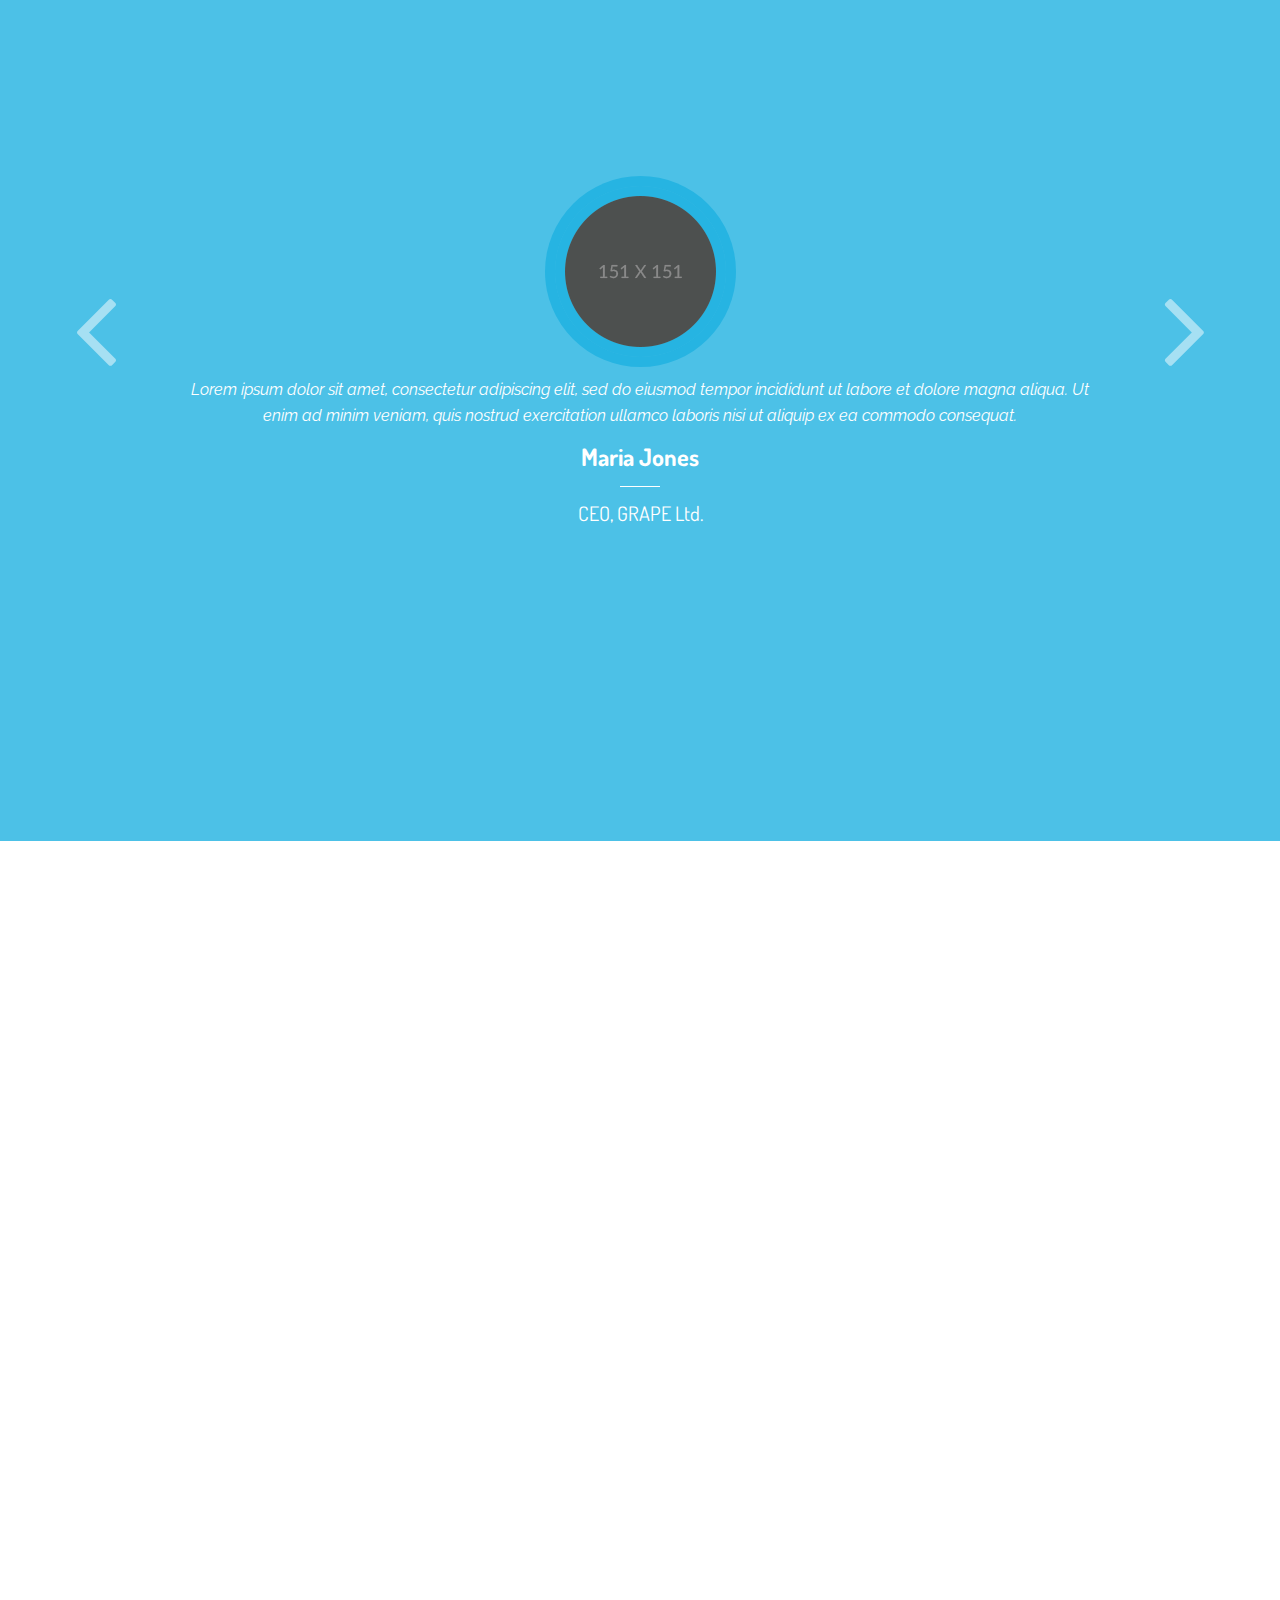
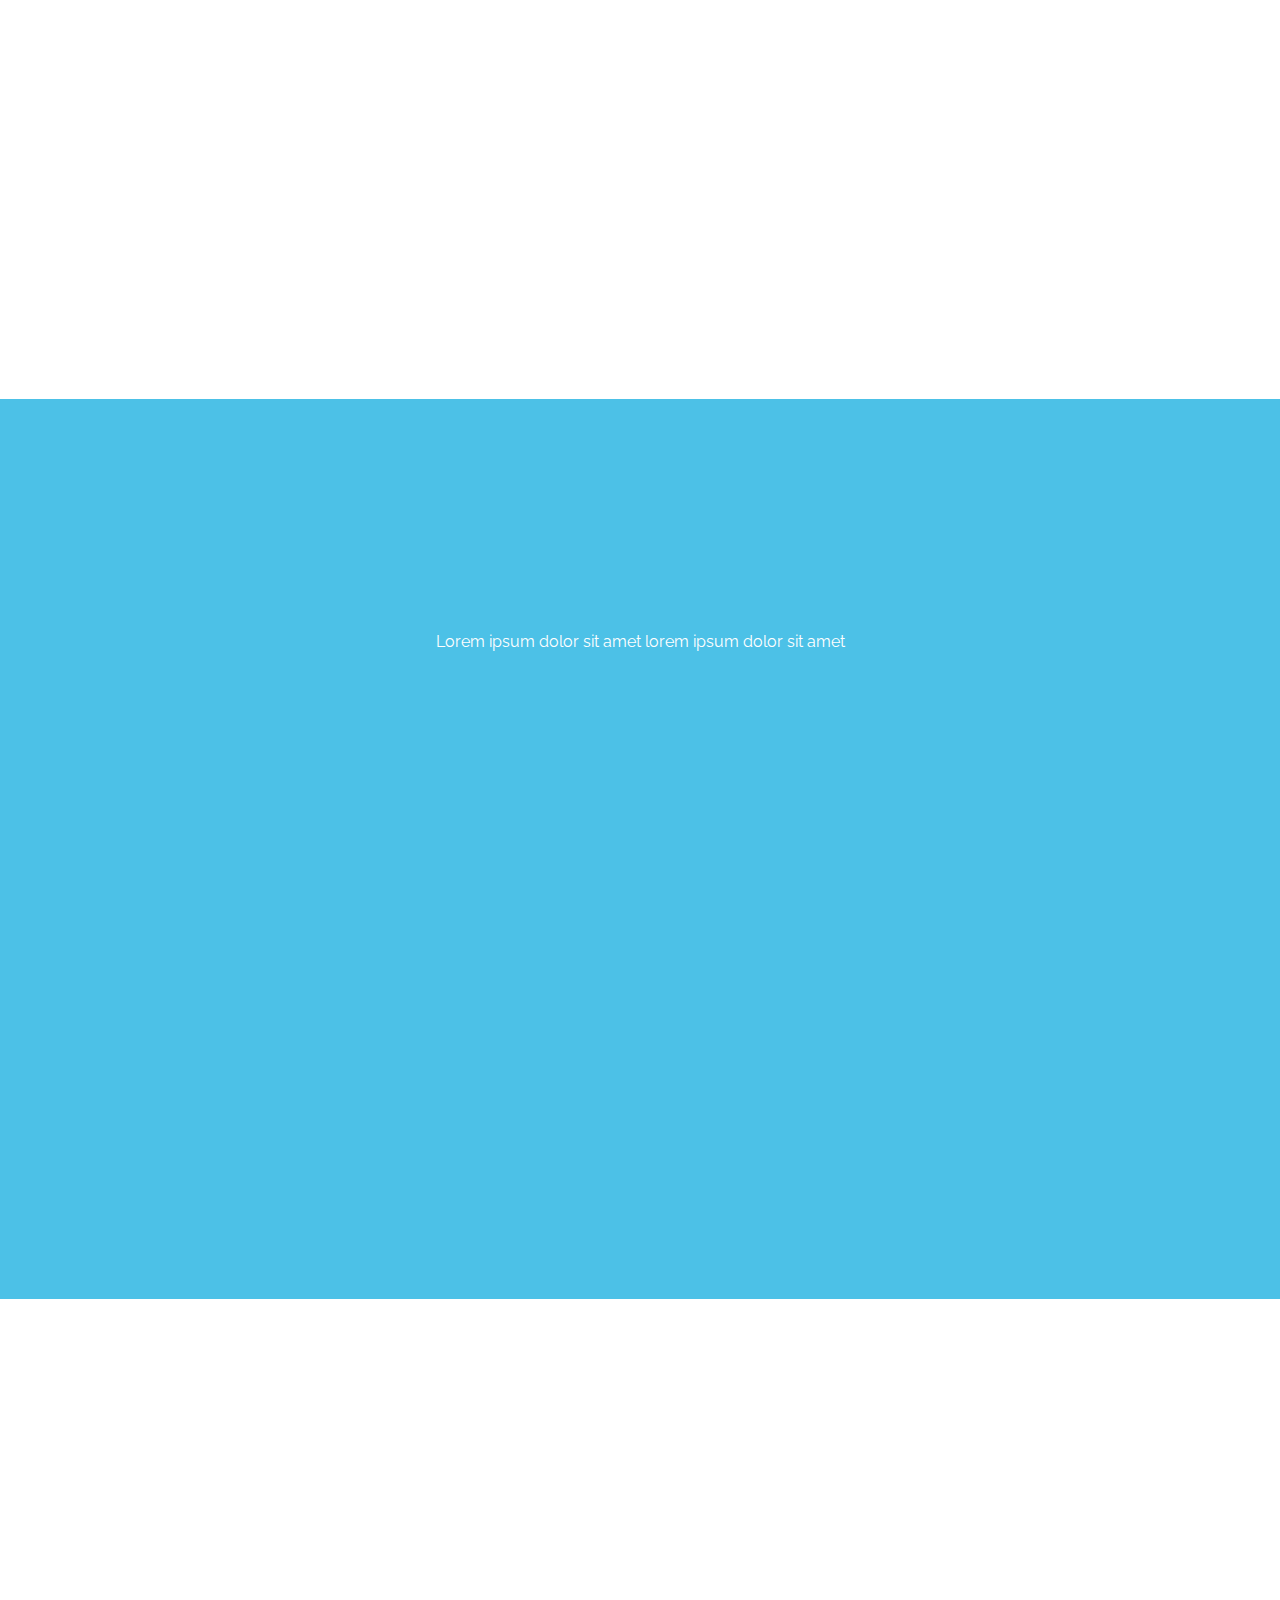
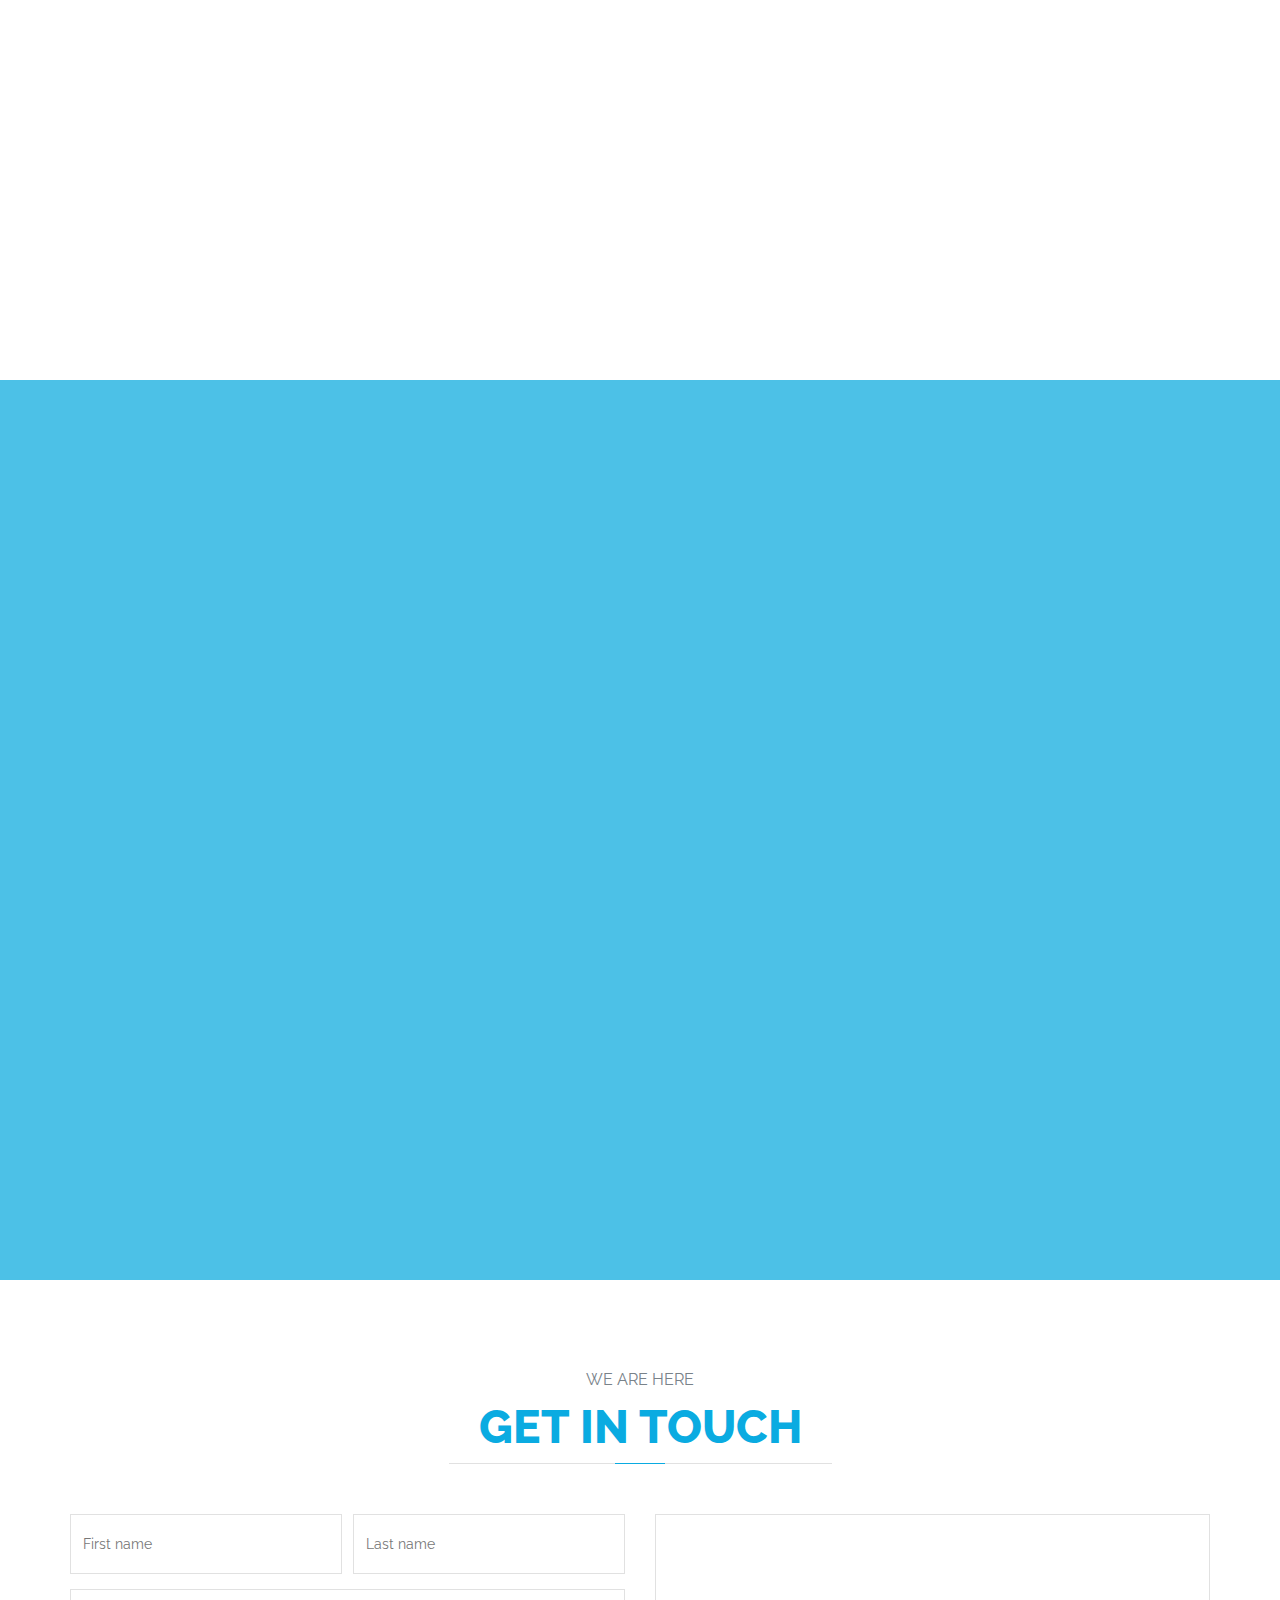
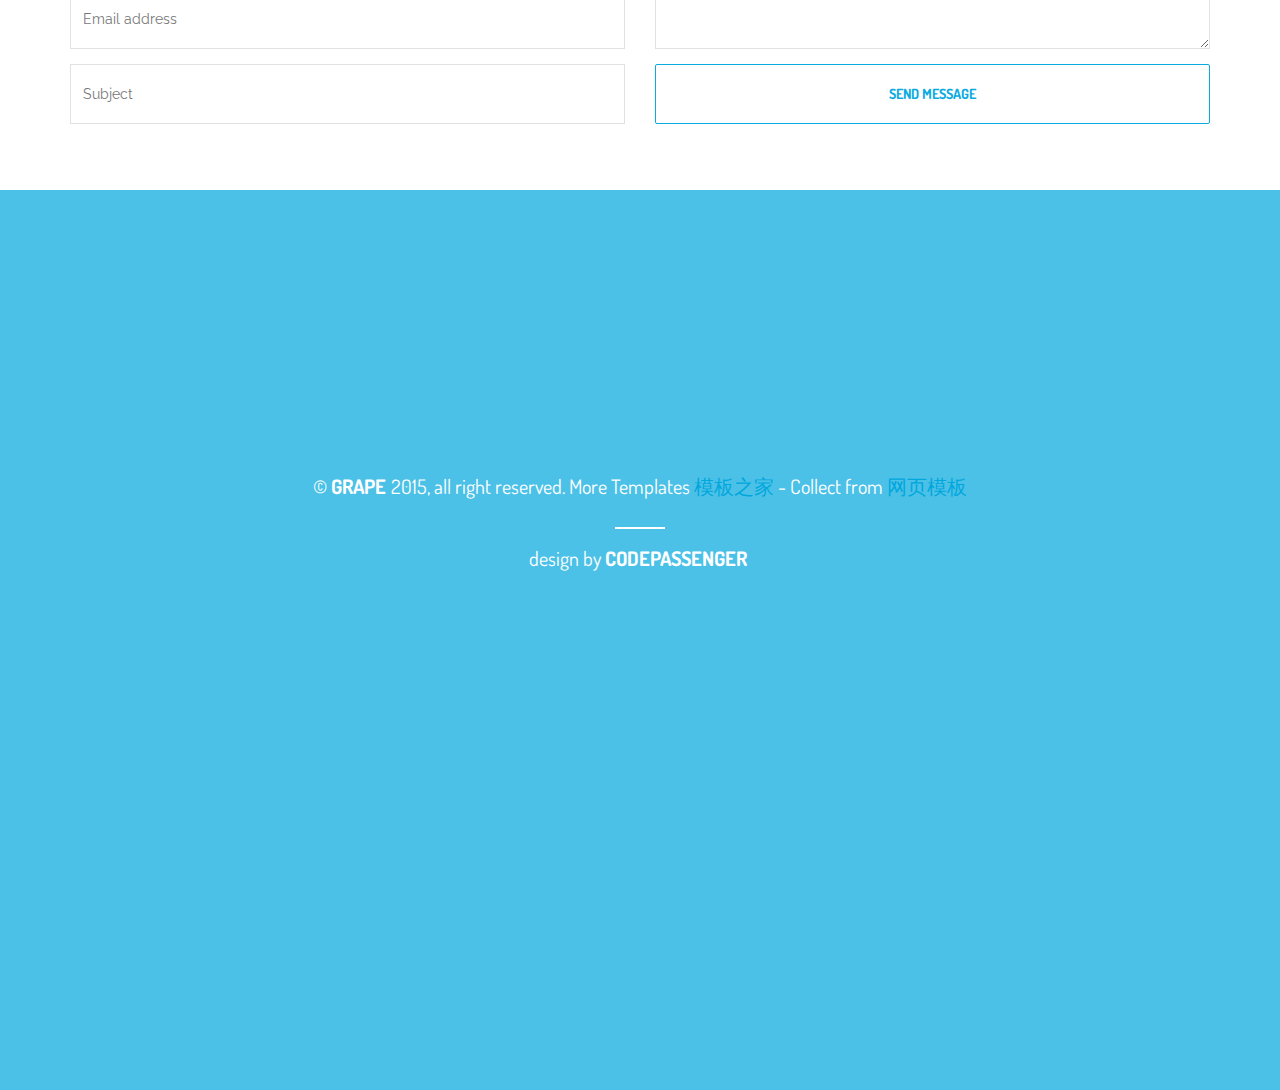
<file: test/sbtp_36_bj/sbtp_36_bj/index-imageSlider.html>
<!DOCTYPE html>
<html>
  <head>    
    <meta charset="UTF-8">
	<title>GRAPE App Landing Template by CodePassenger</title>
    <meta name="description" content="GRAPE App landing Page by Codepassenger">
    <meta name="author" content="CodePassenger">
	
	<!-- Mobile Specific Meta -->	
    <meta name="viewport" content="width=device-width, initial-scale=1.0">
	<!--[if IE]><meta http-equiv='X-UA-Compatible' content='IE=edge,chrome=1'><![endif]-->

    <!-- Bootstrap -->
    <link href="assets/css/bootstrap.css" rel="stylesheet">

    <!-- Font awesome -->
    <link rel="stylesheet" href="assets/css/font-awesome.min.css">

    <!-- Animate.css -->
    <link rel="stylesheet" href="assets/css/animate.css">

    <!-- Owl-carousel style -->
    <link rel="stylesheet" href="assets/css/owl.carousel.css">
    <link rel="stylesheet" href="assets/css/owl.theme.css">

    <!-- magnific style -->
    <link rel="stylesheet" href="assets/css/magnific-popup.css">

    <!-- Custom stylesheet-->
    <link rel="stylesheet" href="assets/css/style.css">
    <link rel="stylesheet" href="assets/css/responsive.css" media="screen">

    <!-- Added google font -->
    <link href='http://fonts.googleapis.com/css?family=Dosis:400,600,700,800' rel='stylesheet' type='text/css'>
    <link href='http://fonts.googleapis.com/css?family=Raleway:400,300,700' rel='stylesheet' type='text/css'>

    <!--Fav and touch icons-->
    <link rel="shortcut icon" href="assets/images/icons/favicon.ico">
    <link rel="apple-touch-icon" href="assets/images/icons/apple-touch-icon.png">
    <link rel="apple-touch-icon" sizes="72x72" href="assets/images/icons/apple-touch-icon-72x72.png">
    <link rel="apple-touch-icon" sizes="114x114" href="assets/images/icons/apple-touch-icon-114x114.png">

    <!-- HTML5 Shim and Respond.js IE8 support of HTML5 elements and media queries -->
    <!-- WARNING: Respond.js doesn't work if you view the page via file:// -->
    <!--[if lt IE 9]>
      <script src="https://oss.maxcdn.com/libs/html5shiv/3.7.0/html5shiv.js"></script>
      <script src="https://oss.maxcdn.com/libs/respond.js/1.3.0/respond.min.js"></script>
    <![endif]-->
  </head>

  <body>

    <!-- Preloader -->
      <div id="faceoff">
        <div id="preloader"></div>
        <div class="preloader-section"></div>
      </div>
    <!-- Preloader end -->
   
    <!-- header start -->
    <header id="home" class="navbar-fixed-top">
      <nav class="navbar navbar-default" role="navigation">
        <div class="container">
          <div class="row">
            <div class="col-sm-3">
              <!-- Brand and toggle get grouped for better mobile display -->
              <div class="navbar-header">
                <button type="button" class="navbar-toggle collapsed" data-toggle="collapse" data-target="#bs-example-navbar-collapse-1">
                  <span class="sr-only">Toggle navigation</span>
                  <span class="icon-bar"></span>
                  <span class="icon-bar"></span>
                  <span class="icon-bar"></span>
                </button>
                <h1><a class="nav-brand" href="">GRAPE</a></h1>
              </div>
            </div>
            <div class="col-sm-7">
              <!-- Collect the nav toggling -->
              <div class="collapse navbar-collapse navbar-example" id="bs-example-navbar-collapse-1">
                <ul class="nav navbar-nav">
                  <li><a href="#intro">Intro</a></li>
                  <li><a href="#feature">Feature</a></li>
                  <li><a href="#description">Description</a></li>
                  <li><a href="#screenshot">Screenshots</a></li>
                  <li><a href="#download">Download</a></li>
                  <li><a href="#contact">Contact</a></li>
                </ul>             
              </div><!-- /.navbar-collapse -->
            </div>
            <div class="col-sm-2 mob-right">
              <ul class="app pull-right">
                <li><a href=""><i class="fa fa-apple"></i></a></li>
                <li><a href=""><i class="fa fa-android"></i></a></li>
                <li><a href=""><i class="fa fa-windows"></i></a></li>
              </ul>
            </div>
          </div>
        </div><!-- /.container -->
      </nav>
    </header>
    <!-- header end -->
   
    <!-- banner start -->
    <section id="banner" class="banner-carousel">
      <div class="trans-bg">
        <div id="background-carousel">
            <div id="myCarousel" class="carousel slide" data-ride="carousel">
              <div class="carousel-inner">
                <div class="item item-no1 active"></div>
                <div class="item item-no2"></div>
                <div class="item item-no3"></div>
              </div>
            </div>
        </div>
        <div class="content-wrapper">
          <div class="container">
            <div class="row">
              <div class="col-sm-12">
                  <h2><a href="" class="lg-logo">GRAPE</a></h2> <!-- .lg-logo -->
                  <h3 class="banner-title">Present your beautiful app with GRAPE</h3>                   
                  <ul class="app">
                    <li><a href=""><i class="fa fa-apple"></i></a></li>
                    <li><a href=""><i class="fa fa-android"></i></a></li>
                    <li><a href=""><i class="fa fa-windows"></i></a></li>
                  </ul>
                  <div class="download-block text-center">
                    <a href="" class="btn-download">Download</a><a href="" class="btn-download">Take a tour</a>
                  </div>                              
              </div>
            </div>
          </div>
        </div>
      </div> <!-- /.trans-bg -->       
    </section>
    <!-- banner end -->

    <!-- intro start -->
    <section id="intro" class="intro white">
      <div class="container">
        <div class="row">
          <div class="col-sm-12 text-center">
            <span class="sub-head wow fadeInLeft">present your</span>
            <div class="title wow fadeInRight">
              <h2>awesome app</h2>
            </div>
          </div>
        </div>
        <div class="row">
          <div class="col-sm-4">
            <div class="app-block wow bounceInUp" data-wow-delay=".1s">
              <i class="fa fa-bolt"></i>
              <h3>quick & efficiency</h3>
              <p>Lorem ipsum dolor sit amet, consectetur adipiscing elit, sed do eiusmod tempor incididunt ut labore et dolore magna aliqua.</p>
            </div>            
          </div>
          <div class="col-sm-4">
            <div class="app-block wow bounceInUp" data-wow-delay=".2s">
              <i class="fa fa-life-ring"></i>
              <h3>any time support</h3>
              <p>Lorem ipsum dolor sit amet, consectetur adipiscing elit, sed do eiusmod tempor incididunt ut labore et dolore magna aliqua.</p>
            </div>            
          </div>
          <div class="col-sm-4">
            <div class="app-block wow bounceInUp" data-wow-delay=".3s">
              <i class="fa fa-paint-brush"></i>
              <h3>unique design</h3>
              <p>Lorem ipsum dolor sit amet, consectetur adipiscing elit, sed do eiusmod tempor incididunt ut labore et dolore magna aliqua.</p>
            </div>
          </div>
        </div>
        <div class="row">
          <div class="col-sm-4">
            <div class="app-block wow bounceInUp" data-wow-delay=".4s">
              <i class="fa fa-angellist"></i>
              <h3>corporate branding</h3>
              <p>Lorem ipsum dolor sit amet, consectetur adipiscing elit, sed do eiusmod tempor incididunt ut labore et dolore magna aliqua.</p>
            </div>
          </div>
          <div class="col-sm-4">
            <div class="app-block wow bounceInUp" data-wow-delay=".5s">
              <i class="fa fa-thumbs-o-up"></i>
              <h3>best in qulality</h3>
              <p>Lorem ipsum dolor sit amet, consectetur adipiscing elit, sed do eiusmod tempor incididunt ut labore et dolore magna aliqua.</p>
            </div>
          </div>
          <div class="col-sm-4">
            <div class="app-block wow bounceInUp" data-wow-delay=".6s">
              <i class="fa fa-puzzle-piece"></i>
              <h3>idea making</h3>
              <p>Lorem ipsum dolor sit amet, consectetur adipiscing elit, sed do eiusmod tempor incididunt ut labore et dolore magna aliqua.</p>
            </div>            
          </div>
        </div>
      </div>
    </section>
    <!-- intro end -->

    <!-- feature start -->
    <section id="feature" class="feature">
      <div class="trans-bg"> 
        <div class="container">
          <div class="row">
            <div class="col-sm-12 text-center">
              <h2 class="wow swing" data-wow-delay=".1s">crazy feature</h2>
            </div>
          </div>
          <div class="row">
            <div class="col-sm-4">
              <ul class="feature-list-left">
                <li>
                  <div class="feature-detail wow fadeInLeft" data-wow-delay=".4s">
                    <h4>Custom scrollbars</h4>
                    <p>Lorem ipsum dolor sit amet, consectetur adipiscing elit, sed do eiusmod tempor</p>
                  </div>                          
                  <div class="feature-icon wow fadeInLeft" data-wow-delay=".3s">
                    <i class="fa fa-exchange"></i>
                  </div>
                </li>
                <li>
                  <div class="feature-detail wow fadeInLeft" data-wow-delay=".4s">
                    <h4>Robust demo package</h4>
                    <p>Lorem ipsum dolor sit amet, consectetur adipiscing elit, sed do eiusmod tempor</p>
                  </div>
                  <div class="feature-icon wow fadeInLeft" data-wow-delay=".3s">
                    <i class="fa fa-star-half-o"></i>
                  </div>                  
                </li>
                <li>
                  <div class="feature-detail wow fadeInLeft" data-wow-delay=".4s">
                    <h4>Responsive support</h4>
                    <p>Lorem ipsum dolor sit amet, consectetur adipiscing elit, sed do eiusmod tempor</p>
                  </div>
                  <div class="feature-icon wow fadeInLeft" data-wow-delay=".3s">
                    <i class="fa fa-arrows-alt"></i>
                  </div>                  
                </li>
                <li>                  
                  <div class="feature-detail wow fadeInLeft" data-wow-delay=".4s">
                    <h4>Tons of API callbacks</h4>
                    <p>Lorem ipsum dolor sit amet, consectetur adipiscing elit, sed do eiusmod tempor</p>
                  </div>
                  <div class="feature-icon wow fadeInLeft" data-wow-delay=".3s">
                    <i class="fa fa-cog"></i>
                  </div>
                </li>
              </ul>
            </div>
            <div class="col-sm-4 text-center">
              <img class="wow bounceInUp" src="assets/images/iphone_full.png" alt="" title="">
            </div>
            <div class="col-sm-4">
              <ul class="feature-list-right">
                <li>
                  <div class="feature-icon wow fadeInRight" data-wow-delay=".3s">
                    <i class="fa fa-arrows-alt"></i>
                  </div>
                  <div class="feature-detail wow fadeInRight" data-wow-delay=".4s">
                    <h4>Responsive support</h4>
                    <p>Lorem ipsum dolor sit amet, consectetur adipiscing elit, sed do eiusmod tempor</p>
                  </div>
                </li>
                <li>
                  <div class="feature-icon wow fadeInRight" data-wow-delay=".3s">
                    <i class="fa fa-cog"></i>
                  </div>
                  <div class="feature-detail wow fadeInRight" data-wow-delay=".4s">
                    <h4>Tons of API callbacks</h4>
                    <p>Lorem ipsum dolor sit amet, consectetur adipiscing elit, sed do eiusmod tempor</p>
                  </div>
                </li>
                <li>
                  <div class="feature-icon wow fadeInRight" data-wow-delay=".3s">
                    <i class="fa fa-mobile"></i>
                  </div>
                  <div class="feature-detail wow fadeInRight" data-wow-delay=".4s">
                    <h4>iOS / Surface / Android</h4>
                    <p>Lorem ipsum dolor sit amet, consectetur adipiscing elit, sed do eiusmod tempor</p>
                  </div>
                </li>
                <li>
                  <div class="feature-icon wow fadeInRight" data-wow-delay=".3s">
                    <i class="fa fa-undo"></i>
                  </div>
                  <div class="feature-detail wow fadeInRight" data-wow-delay=".4s">
                    <h4>Auto-sliding</h4>
                    <p>Lorem ipsum dolor sit amet, consectetur adipiscing elit, sed do eiusmod tempor</p>
                  </div>
                </li>
              </ul>
            </div>
          </div>
        </div>
      </div><!-- /.trans-bg -->
        
    </section>
    <!-- feature end -->

    <!-- description start -->
    <section id="description" class="description white">
      <div class="container">
        <div class="row">
          <div class="col-sm-12 text-center">
            <span class="sub-head wow fadeInLeft">think about</span>
            <div class="title wow fadeInRight">
              <h2>why GRAPE best</h2>
            </div>
          </div>
        </div>
        <div class="row">
          <div class="col-sm-6 wow pulse" data-wow-delay=".5s">
            <img class="img-responsive" src="assets/images/iphone_half.png" alt="Why to choose us">
          </div>
          <div class="col-sm-6">
            <ul class="description-list">
              <li class="wow fadeInRight"><span class="des-icon"><i class="fa fa-bomb"></i></span>Nam nec tellus a odio tincidunt auctor a ornare odio</li>
              <li class="wow fadeInRight"><span class="des-icon"><i class="fa fa-paw"></i></span>Nam nec tellus a odio tincidunt</li>
              <li class="wow fadeInRight"><span class="des-icon"><i class="fa fa-birthday-cake"></i></span>Nam nec tellus a odio tincidunt auctor </li>
              <li class="wow fadeInRight"><span class="des-icon"><i class="fa fa-fire-extinguisher"></i></span>Nam nec tellus a odio </li>
              <li class="wow fadeInRight"><span class="des-icon"><i class="fa fa-magic"></i></span>Nam nec tellus a odio tincidunt auctor a ornare odio</li>
              <li class="wow fadeInRight"><span class="des-icon"><i class="fa fa-rebel"></i></span>Nam nec tellus a odio tincidunt auctor a ornare</li>
            </ul>
            <!-- /.description-list -->
          </div>
        </div>
      </div>
    </section>
    <!-- description end-->

    <!-- video start -->
    <section id="video" class="video">
      <div id="trans-bg" class="trans-bg">
      	<div class="video-container"><div id="player"></div><div class="video-mask"></div></div>
        <div class="container">
          <div class="row">
            <div class="col-sm-12 text-center">
              <div class="video-mask">
                <h2 class="wow bounceInDown">how it works</h2>
					<a href="https://vimeo.com/45830194" class="play wow rollIn animated"></a>
                <span class="wow bounceInUp">watch video</span>
              </div>
            </div>
          </div>
        </div>
      </div> <!-- /.trans-bg -->    
    </section>
    <!-- video end -->

    <!-- screenshot start -->
    <section id="screenshot" class="screenshot white">
      <div class="container">
        <div class="row">
          <div class="col-sm-12">
            <span class="sub-head wow fadeInLeft">take a look</span>            
            <div class="title wow fadeInRight">
              <h2>screenshots</h2>
            </div>
            <div id="owl-demo" class="owl-carousel">
                <div class="item screenshot-block">
                  <img src="./assets/images/screenshot.jpg" alt="GRAPE">
                  <div class="caption">
                    <a class="test-popup-link" href="./assets/images/screenshot.jpg"><i class="fa fa-plus"></i></a>
                  </div>
                </div>
                <div class="item screenshot-block">
                  <img src="./assets/images/screenshot.jpg" alt="GRAPE">
                  <div class="caption">
                    <a class="test-popup-link" href="./assets/images/screenshot.jpg"><i class="fa fa-plus"></i></a>
                  </div>
                </div>
                <div class="item screenshot-block">
                  <img src="./assets/images/screenshot.jpg" alt="GRAPE">
                  <div class="caption">
                    <a class="test-popup-link" href="./assets/images/screenshot.jpg"><i class="fa fa-plus"></i></a>
                  </div>
                </div>
                <div class="item screenshot-block">
                  <img src="./assets/images/screenshot.jpg" alt="GRAPE">
                  <div class="caption">
                    <a class="test-popup-link" href="./assets/images/screenshot.jpg"><i class="fa fa-plus"></i></a>
                  </div>
                </div>
                <div class="item screenshot-block">
                  <img src="./assets/images/screenshot.jpg" alt="GRAPE">
                  <div class="caption">
                    <a class="test-popup-link" href="./assets/images/screenshot.jpg"><i class="fa fa-plus"></i></a>
                  </div>
                </div>
                <div class="item screenshot-block">
                  <img src="./assets/images/screenshot.jpg" alt="GRAPE">
                  <div class="caption">
                    <a class="test-popup-link" href="./assets/images/screenshot.jpg"><i class="fa fa-plus"></i></a>
                  </div>
                </div>
              </div>
          </div>
        </div>
      </div>
    </section>
    <!-- screenshot end -->

    <!-- review start -->
    <section id="review" class="review">
      <div class="trans-bg"> 
        <div class="container">
          <div class="row">
            <div class="col-sm-12 text-center">
              <h2 class="wow swing">reviews</h2>
            </div>
          </div>
          <div class="row">
            <div class="col-sm-12 text-center">
              <div id="myCarousel1" class="carousel slide" data-ride="carousel">
                <div class="carousel-inner">
                  <div class="active item">
                    <span class="review-img">
                       <img src="./assets/images/thumb-1.png" alt="image">
                     </span>
                    <p>Lorem ipsum dolor sit amet, consectetur adipiscing elit, sed do eiusmod tempor incididunt ut labore et dolore magna aliqua. Ut enim ad minim veniam, quis nostrud exercitation ullamco laboris nisi ut aliquip ex ea commodo consequat.</p>
                    <span class="reviewer-name">Maria Jones</span>
                    <span class="review-comp">CEO, GRAPE Ltd.</span>
                  </div>
                  <div class="item">
                    <span class="review-img">
                       <img src="./assets/images/thumb-1.png" alt="image">
                     </span>
                    <p>Lorem ipsum dolor sit amet, consectetur adipiscing elit, sed do eiusmod tempor incididunt ut labore et dolore magna aliqua. Ut enim ad minim veniam, quis nostrud exercitation ullamco laboris nisi ut aliquip ex ea commodo consequat.</p>
                    <span class="reviewer-name">Maria Jones</span>
                    <span class="review-comp">CEO, GRAPE Ltd.</span>
                  </div>
                  <div class="item">
                    <span class="review-img">
                       <img src="./assets/images/thumb-1.png" alt="image">
                     </span>
                    <p>Lorem ipsum dolor sit amet, consectetur adipiscing elit, sed do eiusmod tempor incididunt ut labore et dolore magna aliqua. Ut enim ad minim veniam, quis nostrud exercitation ullamco laboris nisi ut aliquip ex ea commodo consequat.</p>
                    <span class="reviewer-name">Maria Jones</span>
                    <span class="review-comp">CEO, GRAPE Ltd.</span>
                  </div>
                </div>
                <!-- Carousel nav -->
                <a class="carousel-control left" href="#myCarousel1" data-slide="prev"><i class="fa fa-angle-left"></i></a>
                <a class="carousel-control right" href="#myCarousel1" data-slide="next"><i class="fa fa-angle-right"></i></a>              
              </div>
            </div>
          </div>
        </div>
      </div> <!-- /.trans-bg -->
      
    </section>
    <!-- review end -->

    <!-- price start -->
    <section id="price" class="pricingtable-section white">
      <div class="container">
        <div class="row">
          <div class="col-sm-12 text-center">
            <span class="sub-head wow fadeInLeft">are you surrprised</span>            
            <div class="title wow fadeInRight">
              <h2>unbelievable price</h2>
            </div>
          </div>
        </div>
        <div class="row">
          <div class="col-sm-4 wow bounceInUp" data-wow-duration="1s">
            <div class="price-block">
              <div class="price-header">
                <h3>free plan</h3>
                <i class="fa fa-heart"></i>
              </div>
              <div class="price-plan">
                <ul>
                  <li>
                    <span class="price">$0.00</span>
                    <span class="month">/per month</span>
                  </li>
                  <li>Unlimited Space</li>
                  <li>Unlimited Database</li>
                  <li>Easy to Istall</li>
                  <li>Unlimited Subdomains</li>
                  <li>Dedicated Serer</li>
                  <li> <a href="" class="btn">sign up</a></li>
                </ul>
              </div>
            </div>
            <!-- /.price-block -->
          </div>
          <div class="col-sm-4 wow bounceInUp" data-wow-duration="2s">
            <div class="price-block active">
              <div class="price-header">
                <h3>basic plan</h3>
                <i class="fa fa-cogs"></i>
              </div>
              <div class="price-plan">
                <ul>
                  <li>
                    <span class="price">$9.00</span>
                    <span class="month">/per month</span>
                  </li>
                  <li>Unlimited Space</li>
                  <li>Unlimited Database</li>
                  <li>Easy to Istall</li>
                  <li>Unlimited Subdomains</li>
                  <li>Dedicated Serer</li>
                  <li> <a href="" class="btn">sign up</a></li>
                </ul>
              </div>
            </div>
            <!-- /.price-block -->
          </div>
          <div class="col-sm-4 wow bounceInUp" data-wow-duration="3s">
            <div class="price-block">
              <div class="price-header">
                <h3>developer plan</h3>
                <i class="fa fa-suitcase"></i>
              </div>
              <div class="price-plan">
                <ul>
                  <li>
                    <span class="price">$29.00</span>
                    <span class="month">/per month</span>
                  </li>
                  <li>Unlimited Space</li>
                  <li>Unlimited Database</li>
                  <li>Easy to Istall</li>
                  <li>Unlimited Subdomains</li>
                  <li>Dedicated Serer</li>
                  <li> <a href="" class="btn">sign up</a></li>
                </ul>
              </div>
            </div>
            <!-- /.price-block -->
          </div>
        </div>
      </div>
    </section>
    <!-- price end -->

    <!-- download start -->
    <section id="download" class="downlaod">
      <div class="trans-bg">
        <div class="container">
          <div class="row">
            <div class="col-sm-12 text-center">
              <h2 class="wow swing">download</h2>
              <p>Lorem ipsum dolor sit amet lorem ipsum dolor sit amet</p>
              <span class="wow fadeInLeft" style="display:inline-block"><a href="" class="btn"><i class="fa fa-apple"></i> app store</a></span>
              <span class="wow fadeInLeft" style="display:inline-block"><a href="" class="btn"><i class="fa fa-android"></i> play store</a></span>
              <span class="wow fadeInLeft" style="display:inline-block"><a href="" class="btn"><i class="fa fa-windows"></i> windows</a></span>
            </div>
          </div>
        </div>
      </div> <!-- /.trans-bg -->  
    </section>
    <!-- download end -->

    <!-- support start -->
    <section id="support" class="support white">
      <div class="container">
        <div class="row">
          <div class="col-sm-12 text-center">
            <span class="sub-head wow fadeInLeft">stay close</span>
            <div class="title wow fadeInRight">
              <h2>help & support</h2>
            </div>
          </div>
        </div>
        <div class="row">
          <div class="col-sm-4 wow bounceInUp" data-wow-duration="1s">
            <div class="support-block">
              <span class="support-icon"><i class="fa fa-bitbucket"></i></span>
              <h3>Product Support</h3>
              <p>Lorem ipsum dolor sit amet, consectetur adipiscing elit, sed do eiusmod tempor incididunt ut labore et dolore magna aliqua. Ut enim ad minim</p>
            </div>
          </div>
          <div class="col-sm-4 wow bounceInUp" data-wow-duration="2s">
            <div class="support-block active">
              <span class="support-icon"><i class="fa fa-bullhorn"></i></span>
              <h3>Product Support</h3>
              <p>Lorem ipsum dolor sit amet, consectetur adipiscing elit, sed do eiusmod tempor incididunt ut labore et dolore magna aliqua. Ut enim ad minim</p>
            </div>
          </div>
          <div class="col-sm-4 wow bounceInUp" data-wow-duration="3s">
            <div class="support-block">
              <span class="support-icon"><i class="fa fa-stethoscope"></i></span>
              <h3>Product Support</h3>
              <p>Lorem ipsum dolor sit amet, consectetur adipiscing elit, sed do eiusmod tempor incididunt ut labore et dolore magna aliqua. Ut enim ad minim</p>
            </div>
          </div>
        </div>
      </div>
    </section>
    <!-- support end --> 

    <!-- subscription start -->
    <section id="subscription" class="subscription"> 
      <div class="trans-bg">
        <div class="container">
          <div class="row">
            <div class="col-sm-6 col-sm-offset-3 text-center">
              <h2 class="wow swing">newsletter sign up</h2>
				<form class="newsletter-signup">
				  <p class="newsletter-success"></p>
				  <p class="newsletter-error"></p>
					<div class="input-group">              
					   <input type="email" name="email" placeholder="Enter Your Email Address" class="form-control wow fadeInLeft">
					  <span class="input-group-btn wow fadeInRight">
						<input type="submit" value="subscribe" class="btn btn-sub">
					  </span>                            
					</div><!-- /.input-group -->
               </form>
            </div>
          </div>
        </div>
      </div> <!-- /.trans-bg -->
    </section>
    <!-- subscription end -->

    <!-- contact start -->
    <section id="contact" class="contact white tab-content">
      <div class="container">
        <div class="row">
          <div class="col-sm-12">
            <!-- Nav tabs -->
            <ul class="nav nav-tabs text-center" role="tablist">
              <li class="wow rollIn animated" data-wow-duration="1s"><a href="#contact-info" role="tab" data-toggle="tab"><i class="fa fa-paper-plane"></i>
                </a></li>
              <li class="active wow rollIn animated" data-wow-duration="2s"><a href="#contact-form" role="tab" data-toggle="tab"><i class="fa fa-envelope"></i></a></li>
              <li class="wow rollIn animated" data-wow-duration="3s"><a href="#contact-map" class="contact-map" role="tab" data-toggle="tab"><i class="fa fa-map-marker"></i></a></li>
            </ul>            
          </div>
        </div>
      </div>
       <!-- Tab panes -->            
      <div class="tab-content">
        <div class="tab-pane contact-info" id="contact-info">
          <div class="container">
            <div class="row">
            <div class="col-sm-12 text-center">            
              <span class="sub-head">we are here</span>
              <div class="title">
                <h2>get in touch</h2>
              </div>
            </div>
          </div>
            <div class="row text-center">
              <div class="col-sm-4">
                <div class="info-holder">
                  <i class="fa fa-taxi"></i>
                   <br>
                   <p>
                     14/4 <br>
                     Burnaby <br>
                     BC, Canada 
                   </p>
                </div>                
              </div>
              <div class="col-sm-4">
                <div class="info-holder">
                  <i class="fa fa-mobile"></i>
                  <br>
                  <p>+1778-885-0000
                  <br>
                  +1778-885-1111
                  <br>
                  +6698 55514 68
                  </p>
                </div>                
              </div>
              <div class="col-sm-4">
                <div class="info-holder">
                  <i class="fa fa-reply"></i>
                  <br>
                  <p>
                    info@domain.com
                    <br>
                    hello@gmail.com
                  </p>
                </div>                
              </div>
            </div>
          </div>
        </div>
        <div class="tab-pane active contact-info" id="contact-form">
          <div class="container">
            <div class="row">
              <div class="col-sm-12 text-center">            
                <span class="sub-head">we are here</span>
                <div class="title">
                  <h2>get in touch</h2>
                </div>
              </div>
            </div>
            <div class="row">
              <div class="col-sm-12">
                <form class="form-horizontal" role="form">
                  <div class="col-sm-6">
                    <div class="form-group">
                      <div class="span-form">
                        <input class="form-control" type="text" placeholder="First name" required="required">
                      </div>
                      <div class="span-form">
                        <input type="text" class="form-control" placeholder="Last name" required="required">
                      </div>
                    </div>
                    <div class="form-group">
                      <input type="email" class="form-control" placeholder="Email address" required="required">
                    </div>
                    <div class="form-group">
                      <input type="text" class="form-control" placeholder="Subject" required="required">
                    </div>
                  </div>
                  <div class="col-sm-6">
                    <div class="form-group">
                      <textarea name="" class="form-control btn-block" rows="3"></textarea>
                    </div>
                    <div class="form-group">
                      <input type="submit" class="btn btn-block" value="send message">
                    </div>
                  </div>
                  <div class="col-sm-12">
					<p class="contact-success">Your Message has been Successfully Sent!</p>
					<p class="contact-error">Error! Something went wrong!</p>
                  </div>
                </form>
              </div>
            </div>
          </div>
        </div>
        <div class="tab-pane contact-info" id="contact-map">
          <div class="container">
            <div class="row">
              <div class="col-sm-12 text-center">            
                <span class="sub-head">we are here</span>
                <div class="title">
                  <h2>get in touch</h2>
                </div>
              </div>
            </div>
          </div>
          <div id="map">
            
          </div>
        </div>
      </div>  
    </section>
    <!-- contact end -->

    <!-- footer start -->
    <footer id="footer">
      <div class="trans-bg">
        <div class="container">
          <div class="row">
            <div class="col-sm-12 text-center">
              <div class="social-icon">
               <a href="" class="wow rollIn animated" data-wow-delay=".1s"><i class="fa fa-facebook"></i></a>
               <a href="" class="wow rollIn animated" data-wow-delay=".2s"><i class="fa fa-twitter"></i></a>
               <a href="" class="wow rollIn animated" data-wow-delay=".3s"><i class="fa fa-google-plus"></i></a>
               <a href="" class="wow rollIn animated" data-wow-delay=".4s"><i class="fa fa-pinterest"></i></a>
               <a href="" class="wow rollIn animated" data-wow-delay=".5s"><i class="fa fa-rss"></i></a>
               <a href="" class="wow rollIn animated" data-wow-delay=".6s"><i class="fa fa-linkedin"></i></a>
               <a href="" class="wow rollIn animated" data-wow-delay=".7s"><i class="fa fa-vimeo-square"></i></a>
               <a href="" class="wow rollIn animated" data-wow-delay=".8s"><i class="fa fa-youtube-square"></i></a>
               <a href="" class="wow rollIn animated" data-wow-delay=".9s"><i class="fa fa-dribbble"></i></a>
              </div>
              <div class="copyright">
                <p>&copy; <span>GRAPE</span>2015, all right reserved. More Templates <a href="http://www.cssmoban.com/" target="_blank" title="模板之家">模板之家</a> - Collect from <a href="http://www.cssmoban.com/" title="网页模板" target="_blank">网页模板</a></p>
                <p>design by <span>CodePassenger</span></p>
              </div>
            </div>
          </div>
        </div>
        <div id="go-to-top">
            <a href="#banner"></a>
        </div>
        <!--/.go-to-top end-->
      </div> <!-- /.trans-bg -->
    </footer>
    <!-- footer end -->   
     


    <!-- jQuery (necessary for Bootstrap's JavaScript plugins) -->
     <!-- <script src="https://code.jquery.com/jquery.js"></script> -->
    <script src="assets/js/jquery.min.js"></script>
    <!-- Include all compiled plugins (below), or include individual files as needed -->
    <script src="assets/js/bootstrap.min.js"></script>
    <script src="assets/js/smoothscroll.js"></script>
    <script src="assets/js/jquery.scrollTo.min.js"></script>
    <script src="assets/js/jquery.localScroll.min.js"></script>
    <script src="assets/js/jquery.nav.js"></script>
    <script src="assets/js/owl.carousel.js"></script>
    <script src="assets/js/jquery.magnific-popup.js"></script>
    <script src="assets/js/jquery.flexslider-min.js"></script>
    <script src="assets/js/jquery.parallax.js"></script>
    <script src="assets/js/jquery.ajaxchimp.min.js"></script>
    <script src="assets/js/matchMedia.js"></script>
    <script src="assets/js/script.js"></script>
    
    <script src="assets/js/wow.js"></script>
    <script src="assets/js/easing.js"></script>
    
    <script>
    	$(document).ready(function() {
		//"use strict";
        $('#feature').parallax("50%", 0.5, true);
        $('#video').parallax("50%", 0.5, true);
        $('#subscription').parallax("50%", 0.5, true);
        $('#review').parallax("50%", 0.5, true);
        $('#download').parallax("50%", 0.5, true);
        $('#footer').parallax("50%", 0.5, true);
    	});

    </script>
    <script>
    // --------Google map---------------
       var map;
       function initialize() {  
        // Create an array of styles.
        var styles = [
          {
            stylers: [
              { hue: "#0AABE1" },
              { saturation: 0 }
            ]
          },
          {
            featureType: 'water',
            stylers: [
             { visibility: "on" },
             { color: "#9a9efd" },
             { weight: 2.2 },
             { gamma: 2.54 }
            ] 
          },
          {
            featureType: "road",
            elementType: "geometry",
            stylers: [
              { lightness: 100 },
              { visibility: "simplified" }
            ]
          },{
            featureType: "road",
            elementType: "labels",
            stylers: [
              { visibility: "off" }
            ]
          }
        ];

        // Create a new StyledMapType object, passing it the array of styles,
        // as well as the name to be displayed on the map type control.
        var styledMap = new google.maps.StyledMapType(styles,
          {name: "Styled Map"});

        // Create a map object, and include the MapTypeId to add
        // to the map type control.
        var losAngeles = new google.maps.LatLng(33.8030716,-118.0725641);
        var mapOptions = {
          zoom: 13,
          center: losAngeles,
          mapTypeControlOptions: {
            mapTypeIds: [google.maps.MapTypeId.ROADMAP, 'map_style']
          },
          scrollwheel: false,
        };
        var map = new google.maps.Map(document.getElementById('map'),
          mapOptions);
        

        //Associate the styled map with the MapTypeId and set it to display.
        map.mapTypes.set('map_style', styledMap);
        map.setMapTypeId('map_style');

        // To add the marker to the map, use the 'map' property
        var image = 'assets/images/map_icon_3.png';
        var marker = new google.maps.Marker({
            position: losAngeles,
            map: map,
            title:"GRAPE App Store!",
            icon: image
        });

       }

    </script>    
       
  </body>
</html>
</file>
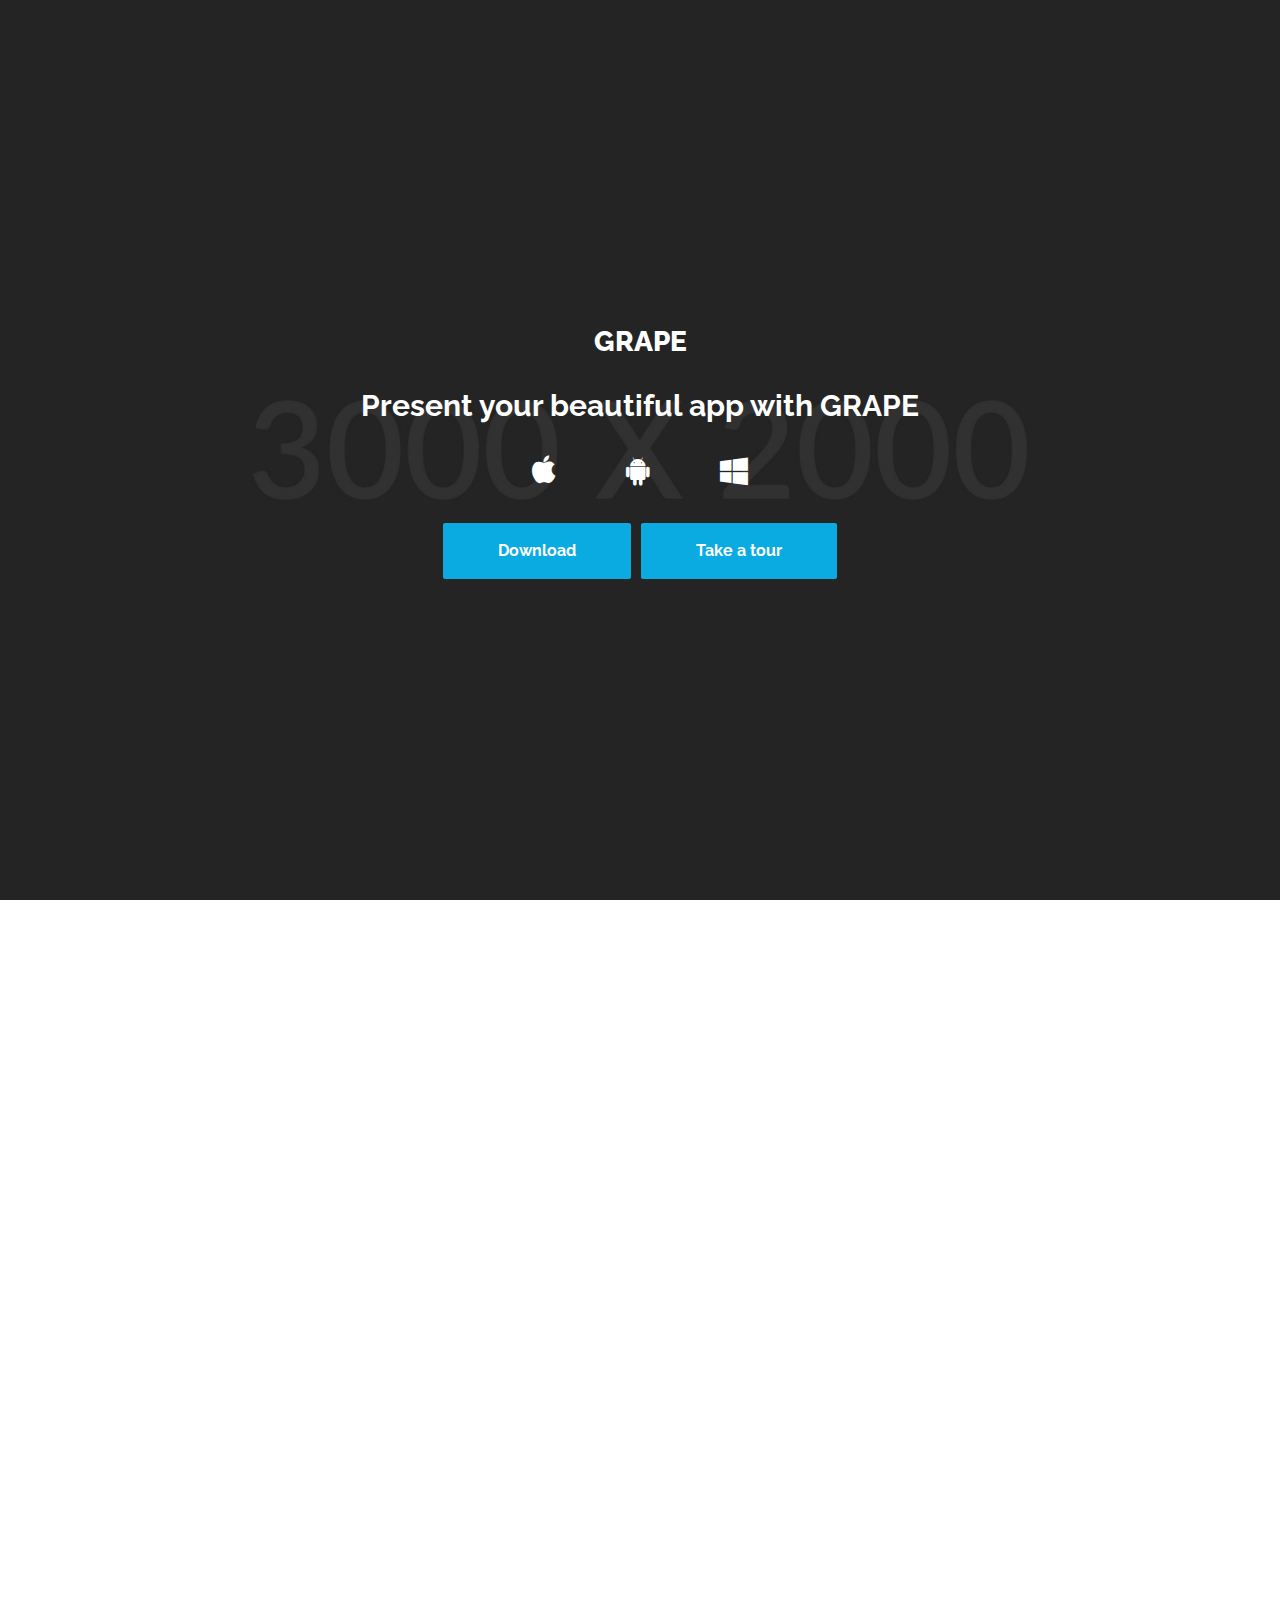
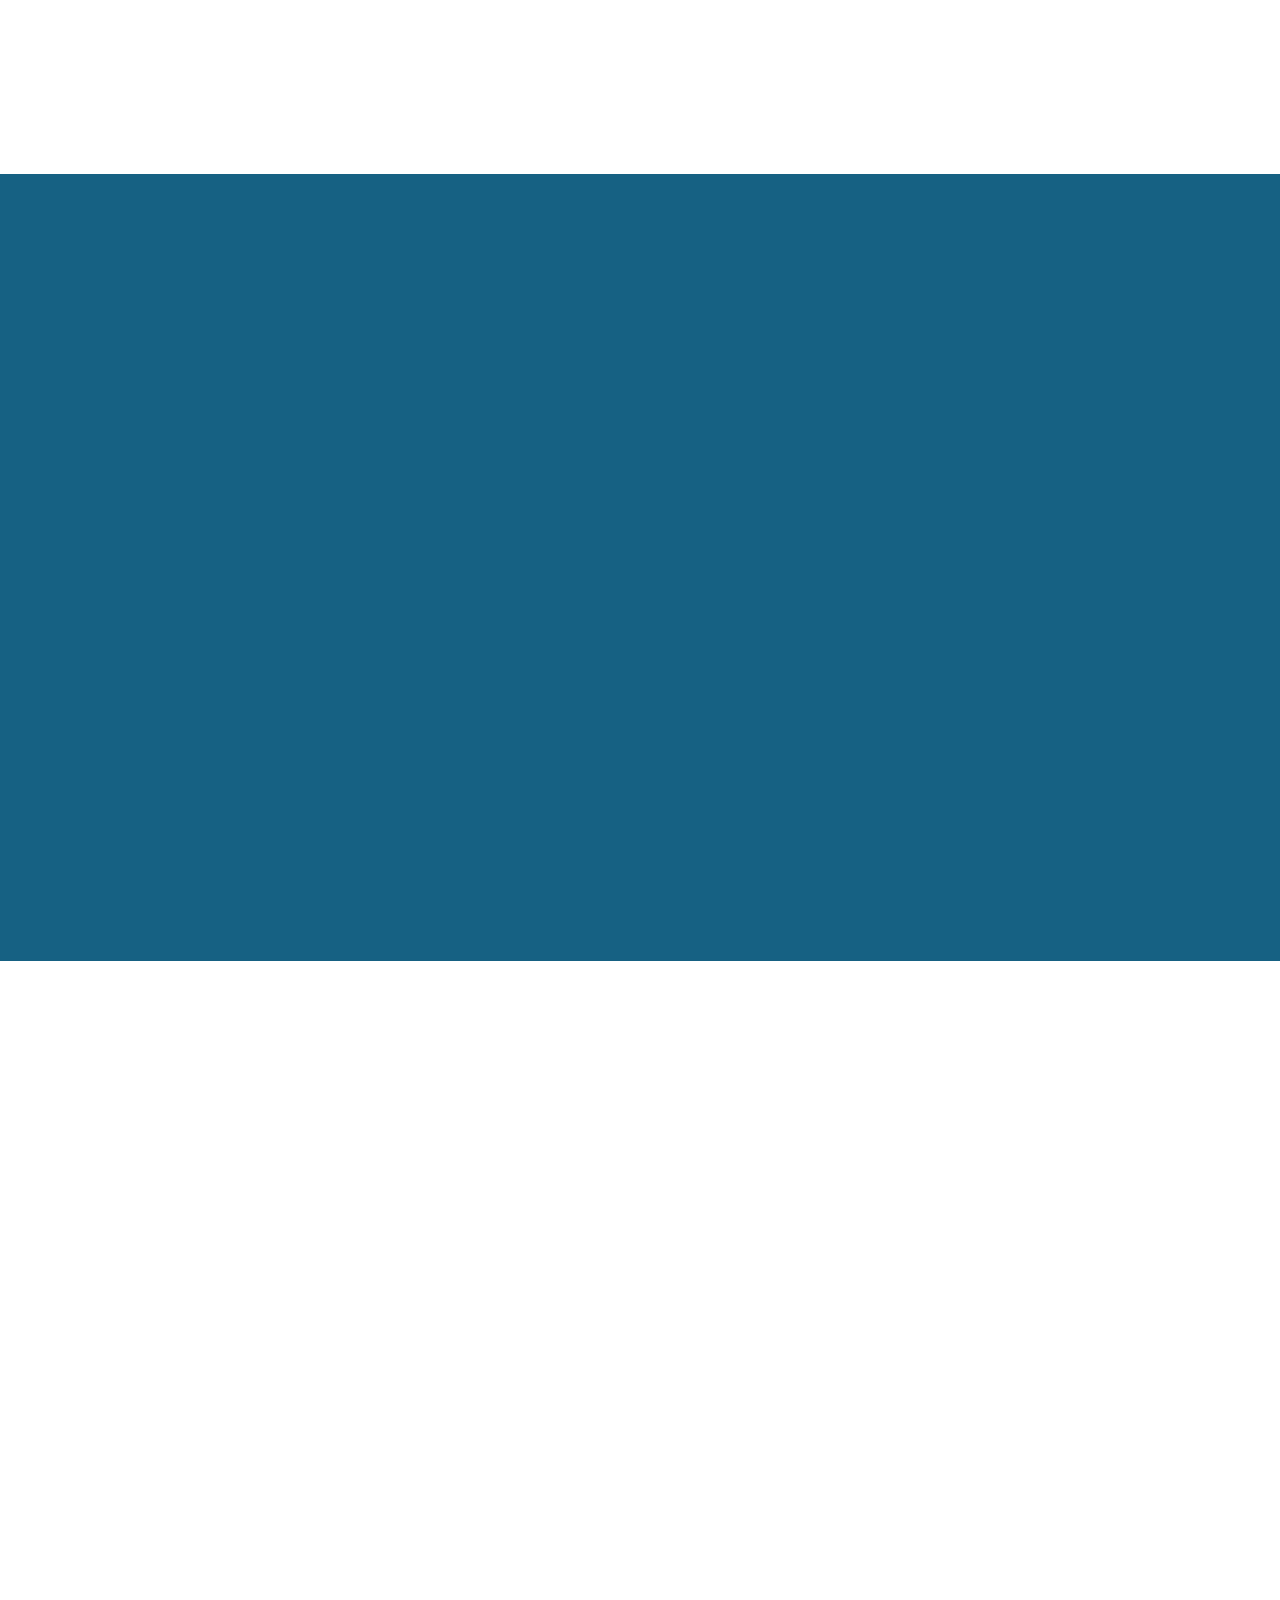
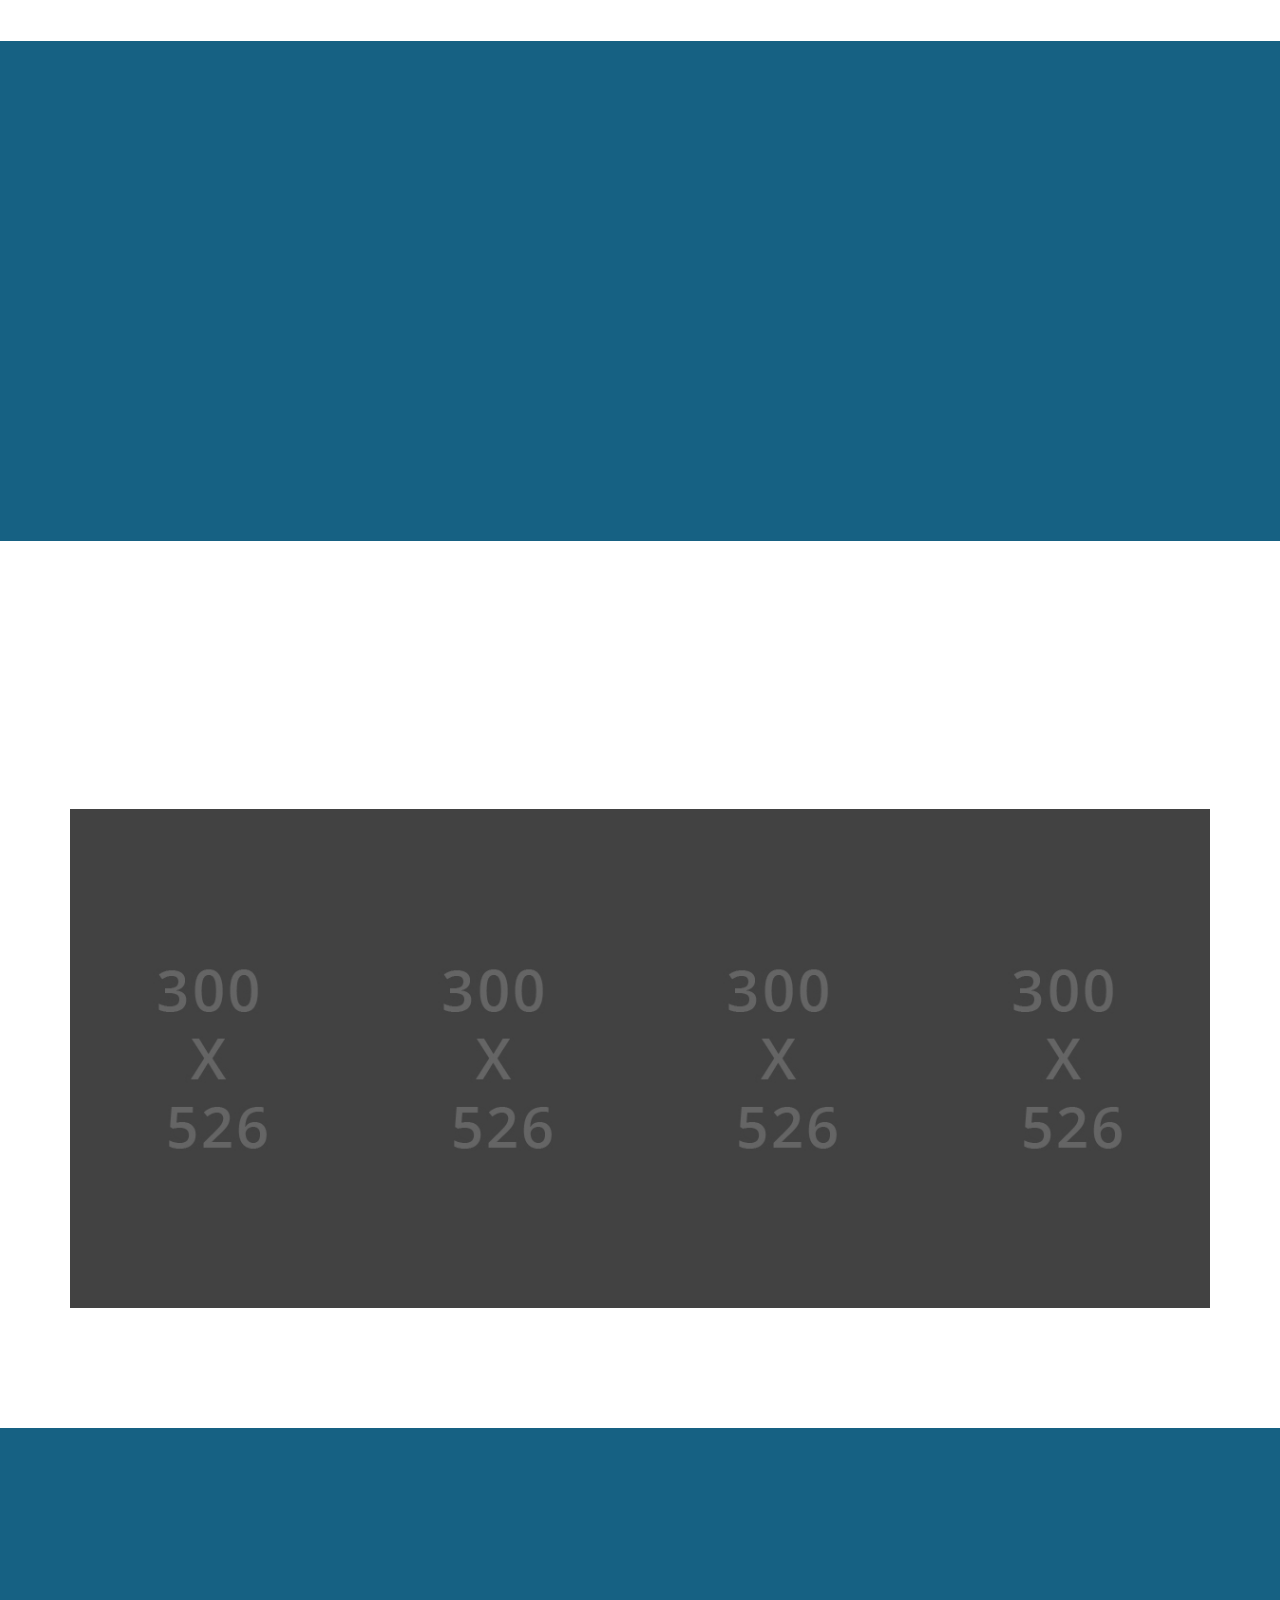
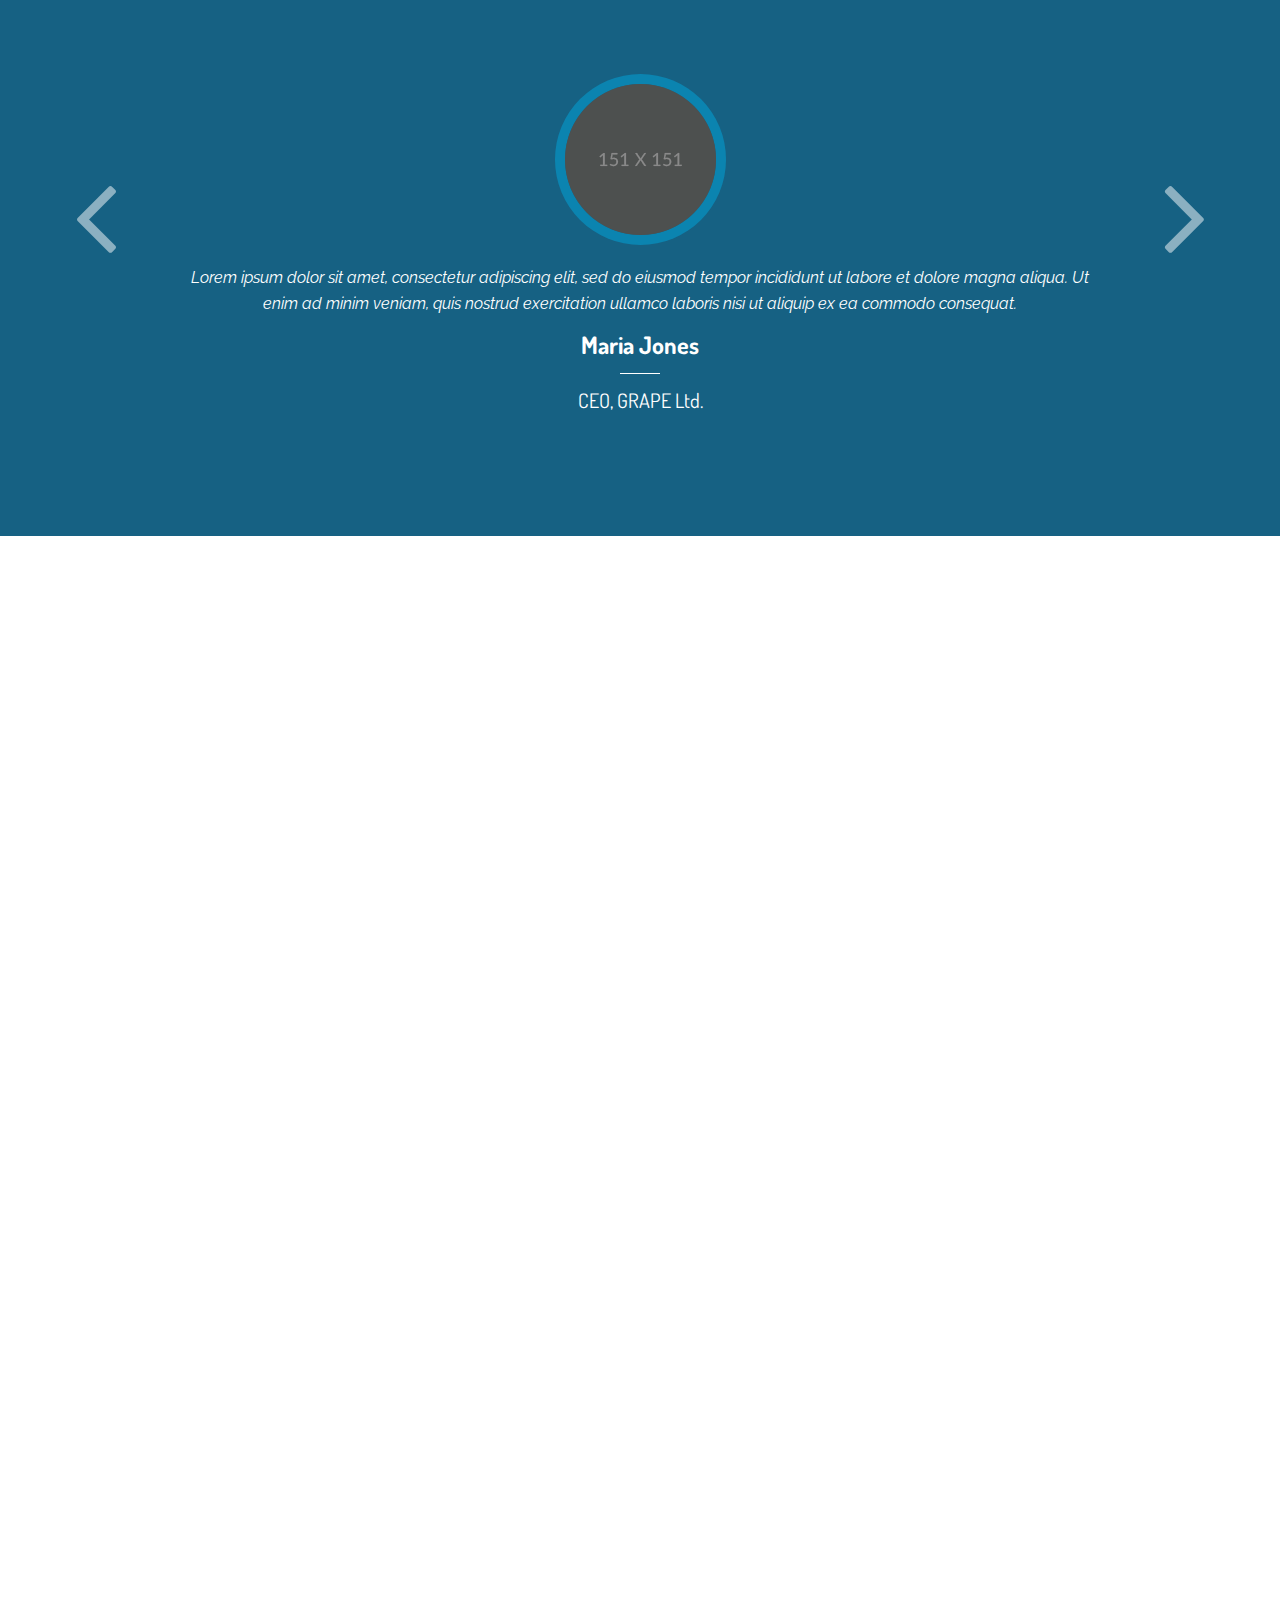
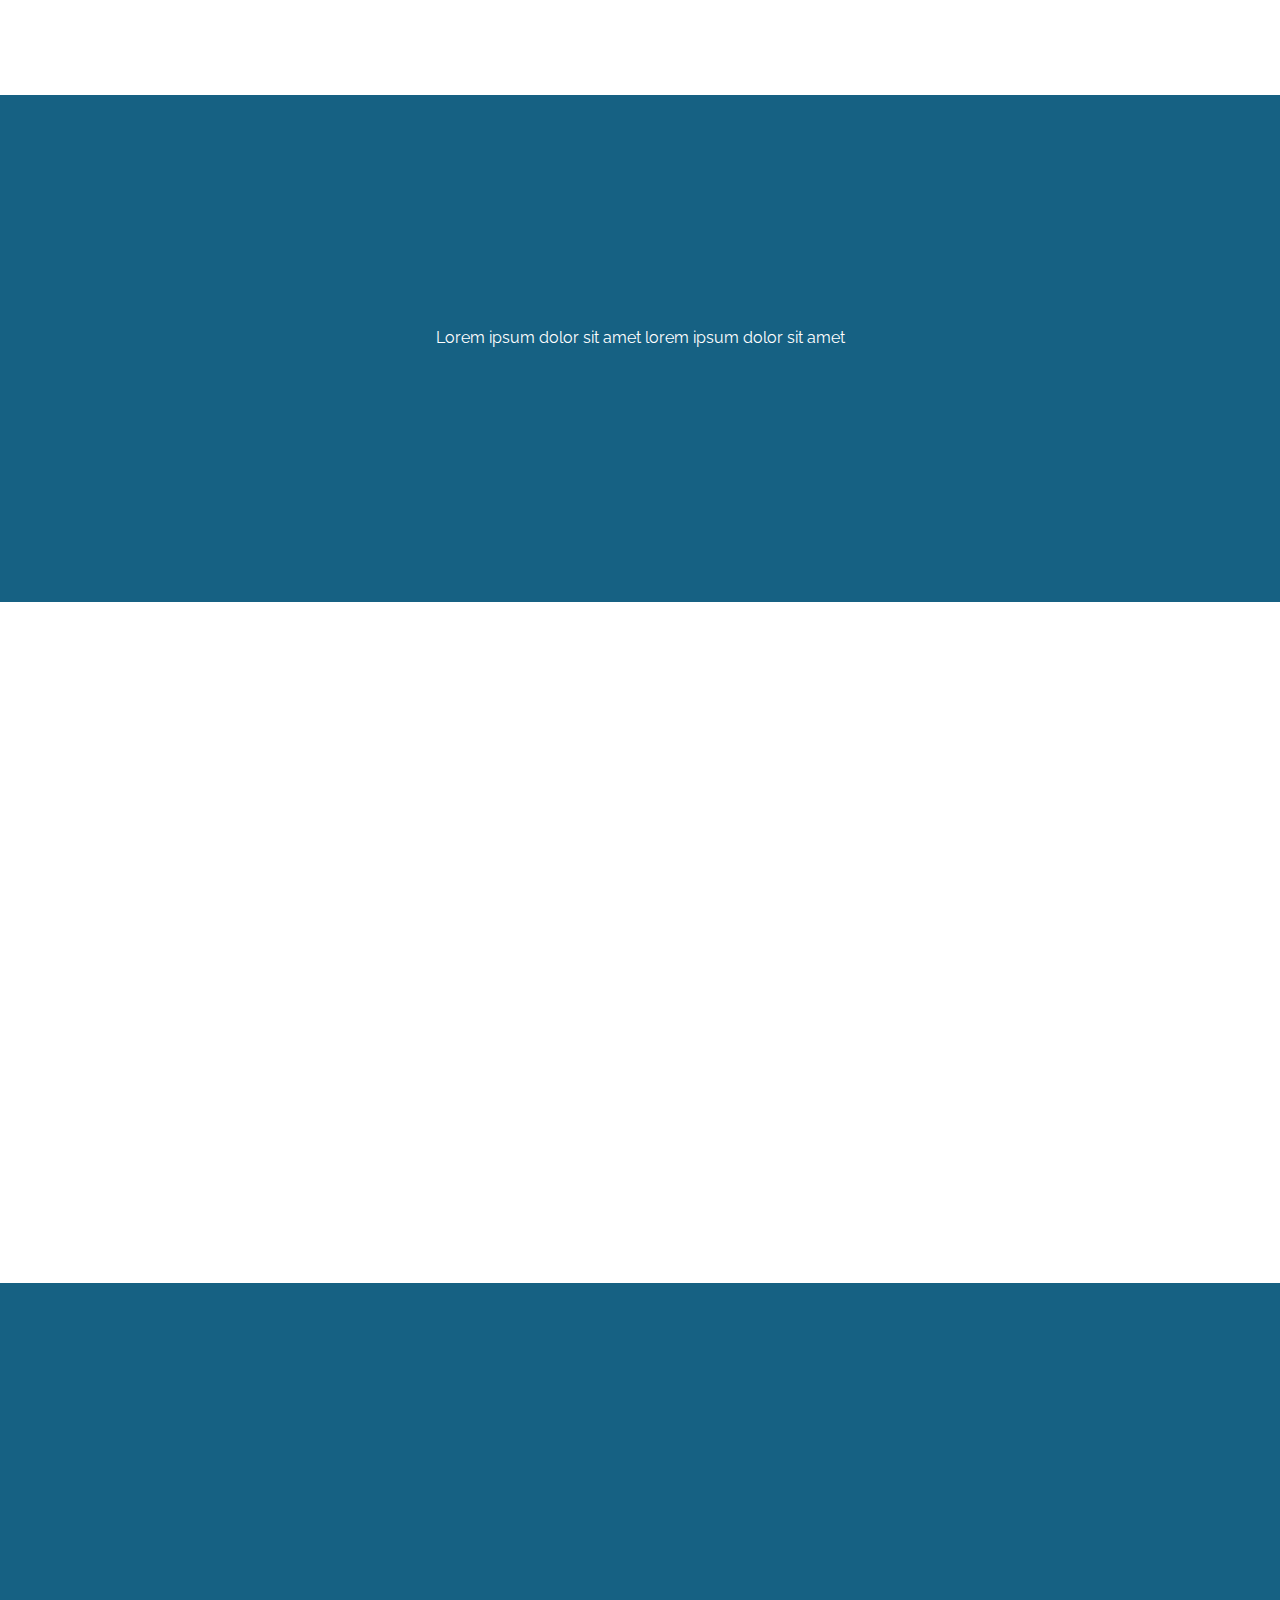
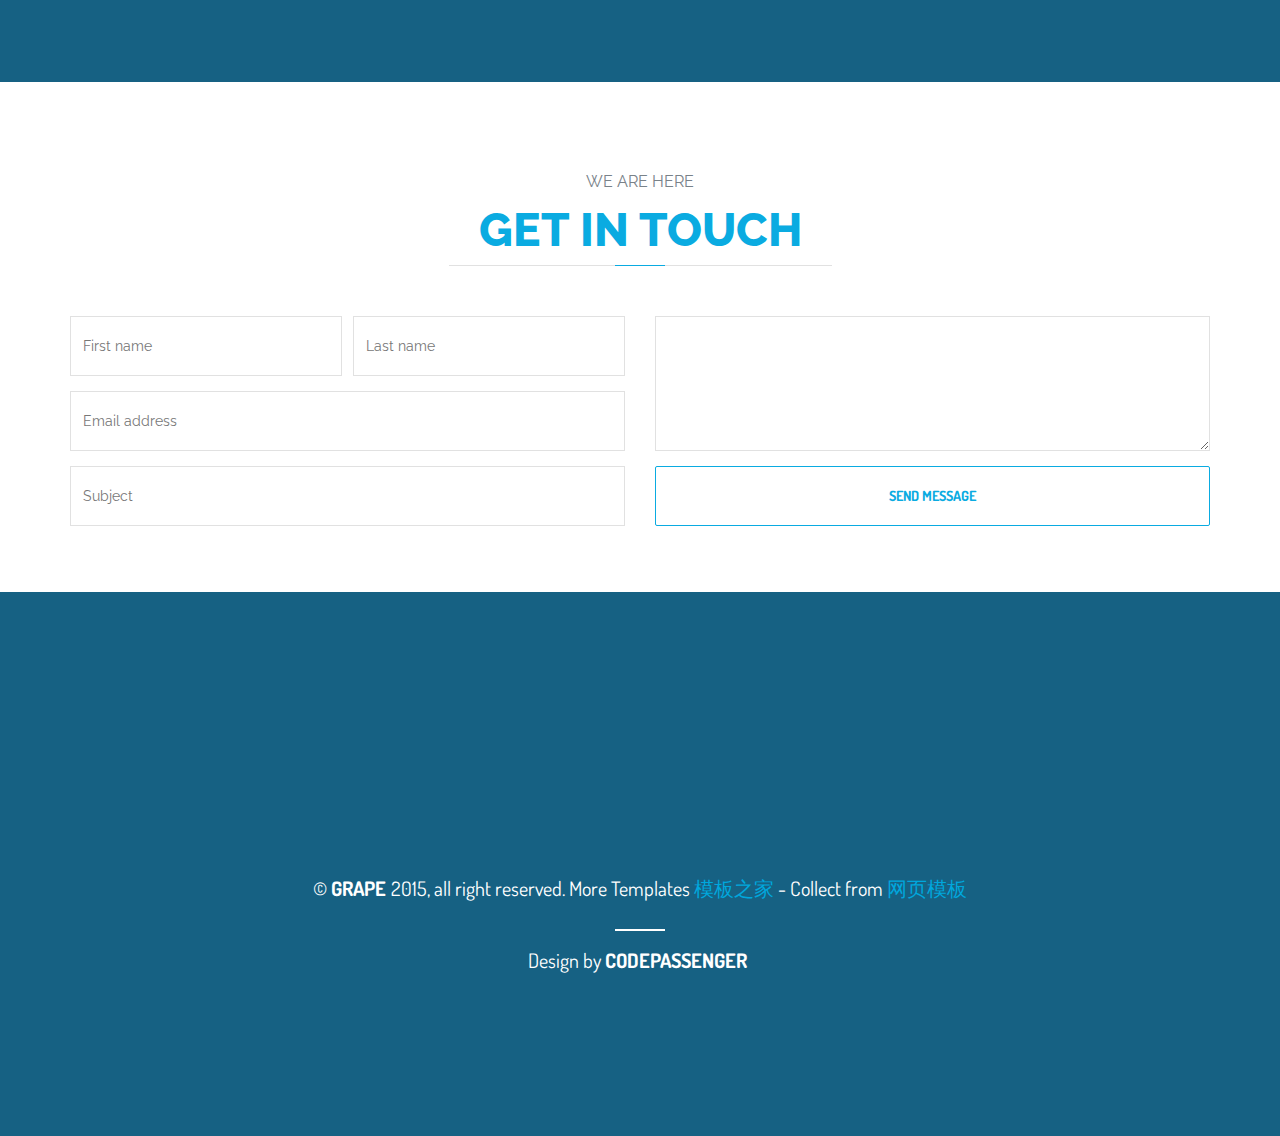
<file: test/sbtp_36_bj/sbtp_36_bj/index-solid.html>
<!DOCTYPE html>
<html>
  <head>
    <meta charset="UTF-8">
	  <title>GRAPE App Landing Template by Codepassenger</title>
    <meta name="description" content="GRAPE App landing Page by Codepassenger">
    <meta name="author" content="Codepassenger">
	
	  <!-- Mobile Specific Meta -->	
    <meta name="viewport" content="width=device-width, initial-scale=1.0">
	  <!--[if IE]><meta http-equiv='X-UA-Compatible' content='IE=edge,chrome=1'><![endif]-->

    <!-- Bootstrap -->
    <link href="assets/css/bootstrap.css" rel="stylesheet">

    <!-- Font awesome -->
    <link rel="stylesheet" href="assets/css/font-awesome.min.css">

    <!-- Animate.css -->
    <link rel="stylesheet" href="assets/css/animate.css">

    <!-- Owl-carousel style -->
    <link rel="stylesheet" href="assets/css/owl.carousel.css">
    <link rel="stylesheet" href="assets/css/owl.theme.css">

    <!-- magnific style -->
    <link rel="stylesheet" href="assets/css/magnific-popup.css">

    <!-- Custom stylesheet-->
    <link rel="stylesheet" href="assets/css/style.css">
    <link rel="stylesheet" href="assets/css/responsive.css" media="screen">

    <!-- Added google font -->
    <link href='http://fonts.googleapis.com/css?family=Dosis:400,600,700,800' rel='stylesheet' type='text/css'>
    <link href='http://fonts.googleapis.com/css?family=Raleway:400,300,700' rel='stylesheet' type='text/css'>

    <!--Fav and touch icons-->
    <link rel="shortcut icon" href="assets/images/icons/favicon.ico">
    <link rel="apple-touch-icon" href="assets/images/icons/apple-touch-icon.png">
    <link rel="apple-touch-icon" sizes="72x72" href="assets/images/icons/apple-touch-icon-72x72.png">
    <link rel="apple-touch-icon" sizes="114x114" href="assets/images/icons/apple-touch-icon-114x114.png">

    <!-- HTML5 Shim and Respond.js IE8 support of HTML5 elements and media queries -->
    <!-- WARNING: Respond.js doesn't work if you view the page via file:// -->
    <!--[if lt IE 9]>
      <script src="https://oss.maxcdn.com/libs/html5shiv/3.7.0/html5shiv.js"></script>
      <script src="https://oss.maxcdn.com/libs/respond.js/1.3.0/respond.min.js"></script>
    <![endif]-->
  </head>
  <body>

    <!-- Preloader -->
      <div id="faceoff">
        <div id="preloader"></div>
        <div class="preloader-section"></div>
      </div>
    <!-- Preloader end -->
   
    <!-- header start -->
    <header id="home" class="navbar-fixed-top">
      <nav class="navbar navbar-default" role="navigation">
        <div class="container">
          <div class="row">
            <div class="col-sm-3">
              <!-- Brand and toggle get grouped for better mobile display -->
              <div class="navbar-header">
                <button type="button" class="navbar-toggle collapsed" data-toggle="collapse" data-target="#bs-example-navbar-collapse-1">
                  <span class="sr-only">Toggle navigation</span>
                  <span class="icon-bar"></span>
                  <span class="icon-bar"></span>
                  <span class="icon-bar"></span>
                </button>
                <h1><a class="nav-brand" href=""> <img src="assets/images/logo.png" alt="gigninga"></a></h1>
              </div>
            </div>
            <div class="col-sm-7">
              <!-- Collect the nav toggling -->
              <div class="collapse navbar-collapse navbar-example" id="bs-example-navbar-collapse-1">
                <ul class="nav navbar-nav">
                  <li><a href="#intro">Intro</a></li>
                  <li><a href="#feature">Feature</a></li>
                  <li><a href="#description">Description</a></li>
                  <li><a href="#screenshot">Screenshots</a></li>
                  <li><a href="#download">Download</a></li>
                  <li><a href="#contact">Contact</a></li>
                </ul>             
              </div><!-- /.navbar-collapse -->
            </div>
            <div class="col-sm-2 mob-right">
              <ul class="app pull-right">
                <li><a href=""><i class="fa fa-apple"></i></a></li>
                <li><a href=""><i class="fa fa-android"></i></a></li>
                <li><a href=""><i class="fa fa-windows"></i></a></li>
              </ul>
            </div>
          </div>
        </div><!-- /.container -->
      </nav>
    </header>
    <!-- header end -->

    <!-- banner start -->
    <section id="banner" class="banner norm-img">
      <div class="trans-bg">
        <div class="container-fluid">
          <div class="row">
            <div class="col-sm-12">
                  <h2><a href="" class="lg-logo">GRAPE</a></h2> <!-- .lg-logo -->
                 <!-- Text slider start here -->
                 <div class="flex_text text-slider">
                  <ul class="slides">
                      <li>Present your beautiful app with GRAPE</li>
                      <li>Not only app landing you can use GRAPE as business template</li>
                      <li>You can find hundreds but ultimately you love us</li>
                  </ul>
                </div>
                <!--/.text-slider end-->                                  
                  <ul class="app">
                    <li><a href=""><i class="fa fa-apple"></i></a></li>
                    <li><a href=""><i class="fa fa-android"></i></a></li>
                    <li><a href=""><i class="fa fa-windows"></i></a></li>
                  </ul>
                  <div class="download-block text-center">
                   <a href="" class="btn-download">Download</a><a href="" class="btn-download">Take a tour</a>
                 </div>             
            </div>
          </div>
        </div> 
      </div><!-- /.trans-bg -->
    </section>
    <!-- banner end -->

    <!-- intro start -->
    <section id="intro" class="intro white">
      <div class="container">
        <div class="row">
          <div class="col-sm-12 text-center">
            <span class="sub-head wow fadeInLeft">present your</span>
            <div class="title wow fadeInRight">
              <h2>awesome app</h2>
            </div>
          </div>
        </div>
        <div class="row">
          <div class="col-sm-4">
            <div class="app-block wow bounceInUp" data-wow-delay=".1s">
              <i class="fa fa-bolt"></i>
              <h3>quick & efficiency</h3>
              <p>Lorem ipsum dolor sit amet, consectetur adipiscing elit, sed do eiusmod tempor incididunt ut labore et dolore magna aliqua.</p>
            </div>            
          </div>
          <div class="col-sm-4">
            <div class="app-block wow bounceInUp" data-wow-delay=".2s">
              <i class="fa fa-life-ring"></i>
              <h3>any time support</h3>
              <p>Lorem ipsum dolor sit amet, consectetur adipiscing elit, sed do eiusmod tempor incididunt ut labore et dolore magna aliqua.</p>
            </div>            
          </div>
          <div class="col-sm-4">
            <div class="app-block wow bounceInUp" data-wow-delay=".3s">
              <i class="fa fa-paint-brush"></i>
              <h3>unique design</h3>
              <p>Lorem ipsum dolor sit amet, consectetur adipiscing elit, sed do eiusmod tempor incididunt ut labore et dolore magna aliqua.</p>
            </div>
          </div>
        </div>
        <div class="row">
          <div class="col-sm-4">
            <div class="app-block wow bounceInUp" data-wow-delay=".4s">
              <i class="fa fa-angellist"></i>
              <h3>corporate branding</h3>
              <p>Lorem ipsum dolor sit amet, consectetur adipiscing elit, sed do eiusmod tempor incididunt ut labore et dolore magna aliqua.</p>
            </div>
          </div>
          <div class="col-sm-4">
            <div class="app-block wow bounceInUp" data-wow-delay=".5s">
              <i class="fa fa-thumbs-o-up"></i>
              <h3>best in qulality</h3>
              <p>Lorem ipsum dolor sit amet, consectetur adipiscing elit, sed do eiusmod tempor incididunt ut labore et dolore magna aliqua.</p>
            </div>
          </div>
          <div class="col-sm-4">
            <div class="app-block wow bounceInUp" data-wow-delay=".6s">
              <i class="fa fa-puzzle-piece"></i>
              <h3>idea making</h3>
              <p>Lorem ipsum dolor sit amet, consectetur adipiscing elit, sed do eiusmod tempor incididunt ut labore et dolore magna aliqua.</p>
            </div>            
          </div>
        </div>
      </div>
    </section>
    <!-- intro end -->

    <!-- feature start -->
    <section id="feature" class="feature solid-bg"> 
        <div class="container">
          <div class="row">
            <div class="col-sm-12 text-center">
              <h2 class="wow swing" data-wow-delay=".1s">crazy feature</h2>
            </div>
          </div>
          <div class="row">
            <div class="col-sm-4">
              <ul class="feature-list-left">
                <li>
                  <div class="feature-detail wow fadeInLeft" data-wow-delay=".4s">
                    <h4>Custom scrollbars</h4>
                    <p>Lorem ipsum dolor sit amet, consectetur adipiscing elit, sed do eiusmod tempor</p>
                  </div>                          
                  <div class="feature-icon wow fadeInLeft" data-wow-delay=".3s">
                    <i class="fa fa-exchange"></i>
                  </div>
                </li>
                <li>
                  <div class="feature-detail wow fadeInLeft" data-wow-delay=".4s">
                    <h4>Robust demo package</h4>
                    <p>Lorem ipsum dolor sit amet, consectetur adipiscing elit, sed do eiusmod tempor</p>
                  </div>
                  <div class="feature-icon wow fadeInLeft" data-wow-delay=".3s">
                    <i class="fa fa-star-half-o"></i>
                  </div>                  
                </li>
                <li>
                  <div class="feature-detail wow fadeInLeft" data-wow-delay=".4s">
                    <h4>Responsive support</h4>
                    <p>Lorem ipsum dolor sit amet, consectetur adipiscing elit, sed do eiusmod tempor</p>
                  </div>
                  <div class="feature-icon wow fadeInLeft" data-wow-delay=".3s">
                    <i class="fa fa-arrows-alt"></i>
                  </div>                  
                </li>
                <li>                  
                  <div class="feature-detail wow fadeInLeft" data-wow-delay=".4s">
                    <h4>Tons of API callbacks</h4>
                    <p>Lorem ipsum dolor sit amet, consectetur adipiscing elit, sed do eiusmod tempor</p>
                  </div>
                  <div class="feature-icon wow fadeInLeft" data-wow-delay=".3s">
                    <i class="fa fa-cog"></i>
                  </div>
                </li>
              </ul>
            </div>
            <div class="col-sm-4 text-center">
              <img class="wow bounceInUp" src="assets/images/iphone_full.png" alt="" title="">
            </div>
            <div class="col-sm-4">
              <ul class="feature-list-right">
                <li>
                  <div class="feature-icon wow fadeInRight" data-wow-delay=".3s">
                    <i class="fa fa-arrows-alt"></i>
                  </div>
                  <div class="feature-detail wow fadeInRight" data-wow-delay=".4s">
                    <h4>Responsive support</h4>
                    <p>Lorem ipsum dolor sit amet, consectetur adipiscing elit, sed do eiusmod tempor</p>
                  </div>
                </li>
                <li>
                  <div class="feature-icon wow fadeInRight" data-wow-delay=".3s">
                    <i class="fa fa-cog"></i>
                  </div>
                  <div class="feature-detail wow fadeInRight" data-wow-delay=".4s">
                    <h4>Tons of API callbacks</h4>
                    <p>Lorem ipsum dolor sit amet, consectetur adipiscing elit, sed do eiusmod tempor</p>
                  </div>
                </li>
                <li>
                  <div class="feature-icon wow fadeInRight" data-wow-delay=".3s">
                    <i class="fa fa-mobile"></i>
                  </div>
                  <div class="feature-detail wow fadeInRight" data-wow-delay=".4s">
                    <h4>iOS / Surface / Android</h4>
                    <p>Lorem ipsum dolor sit amet, consectetur adipiscing elit, sed do eiusmod tempor</p>
                  </div>
                </li>
                <li>
                  <div class="feature-icon wow fadeInRight" data-wow-delay=".3s">
                    <i class="fa fa-undo"></i>
                  </div>
                  <div class="feature-detail wow fadeInRight" data-wow-delay=".4s">
                    <h4>Auto-sliding</h4>
                    <p>Lorem ipsum dolor sit amet, consectetur adipiscing elit, sed do eiusmod tempor</p>
                  </div>
                </li>
              </ul>
            </div>
          </div>
        </div>
    </section>
    <!-- feature end -->

    <!-- description start -->
    <section id="description" class="description white">
      <div class="container">
        <div class="row">
          <div class="col-sm-12 text-center">
            <span class="sub-head wow fadeInLeft">think about</span>
            <div class="title wow fadeInRight">
              <h2>why GRAPE best</h2>
            </div>
          </div>
        </div>
        <div class="row">
          <div class="col-sm-6 wow pulse" data-wow-delay=".5s">
            <img class="img-responsive" src="assets/images/iphone_half.png" alt="Why to choose us">
          </div>
          <div class="col-sm-6">
            <ul class="description-list">
              <li class="wow fadeInRight"><span class="des-icon"><i class="fa fa-bomb"></i></span>Nam nec tellus a odio tincidunt auctor a ornare odio</li>
              <li class="wow fadeInRight"><span class="des-icon"><i class="fa fa-paw"></i></span>Nam nec tellus a odio tincidunt</li>
              <li class="wow fadeInRight"><span class="des-icon"><i class="fa fa-birthday-cake"></i></span>Nam nec tellus a odio tincidunt auctor </li>
              <li class="wow fadeInRight"><span class="des-icon"><i class="fa fa-fire-extinguisher"></i></span>Nam nec tellus a odio </li>
              <li class="wow fadeInRight"><span class="des-icon"><i class="fa fa-magic"></i></span>Nam nec tellus a odio tincidunt auctor a ornare odio</li>
              <li class="wow fadeInRight"><span class="des-icon"><i class="fa fa-rebel"></i></span>Nam nec tellus a odio tincidunt auctor a ornare</li>
            </ul>
            <!-- /.description-list -->
          </div>
        </div>
      </div>
    </section>
    <!-- description end-->

    <!-- video start -->
    <section id="video" class="video solid-bg">
      <div class="video-container"><div id="player"></div><div class="video-mask"></div></div>
      <div class="container">
        <div class="row">
          <div class="col-sm-12 text-center">
            <div class="video-mask">
              <h2 class="wow bounceInDown">how it works</h2>
				<a href="https://vimeo.com/45830194" class="play wow rollIn animated"></a>
              <span class="wow bounceInUp">watch video</span>
            </div>            
          </div>
        </div>
      </div>
    </section>
    <!-- video end -->

    <!-- screenshot start -->
    <section id="screenshot" class="screenshot white">
      <div class="container">
        <div class="row">
          <div class="col-sm-12">
            <span class="sub-head wow fadeInLeft">take a look</span>            
            <div class="title wow fadeInRight">
              <h2>screenshots</h2>
            </div>
            <div id="owl-demo" class="owl-carousel">
                <div class="item screenshot-block">
                  <img src="./assets/images/screenshot.jpg" alt="GRAPE">
                  <div class="caption">
                    <a class="test-popup-link" href="./assets/images/screenshot.jpg"><i class="fa fa-plus"></i></a>
                  </div>
                </div>
                <div class="item screenshot-block">
                  <img src="./assets/images/screenshot.jpg" alt="GRAPE">
                  <div class="caption">
                    <a class="test-popup-link" href="./assets/images/screenshot.jpg"><i class="fa fa-plus"></i></a>
                  </div>
                </div>
                <div class="item screenshot-block">
                  <img src="./assets/images/screenshot.jpg" alt="GRAPE">
                  <div class="caption">
                    <a class="test-popup-link" href="./assets/images/screenshot.jpg"><i class="fa fa-plus"></i></a>
                  </div>
                </div>
                <div class="item screenshot-block">
                  <img src="./assets/images/screenshot.jpg" alt="GRAPE">
                  <div class="caption">
                    <a class="test-popup-link" href="./assets/images/screenshot.jpg"><i class="fa fa-plus"></i></a>
                  </div>
                </div>
                <div class="item screenshot-block">
                  <img src="./assets/images/screenshot.jpg" alt="GRAPE">
                  <div class="caption">
                    <a class="test-popup-link" href="./assets/images/screenshot.jpg"><i class="fa fa-plus"></i></a>
                  </div>
                </div>
                <div class="item screenshot-block">
                  <img src="./assets/images/screenshot.jpg" alt="GRAPE">
                  <div class="caption">
                    <a class="test-popup-link" href="./assets/images/screenshot.jpg"><i class="fa fa-plus"></i></a>
                  </div>
                </div>
              </div>
          </div>
        </div>
      </div>
    </section>
    <!-- screenshot end -->

    <!-- review start -->
    <section id="review" class="review solid-bg">
      <div class="container">
        <div class="row">
          <div class="col-sm-12 text-center">
            <h2 class="wow swing">reviews</h2>
          </div>
        </div>
        <div class="row">
          <div class="col-sm-12 text-center">
            <div id="myCarousel1" class="carousel slide" data-ride="carousel">
              <div class="carousel-inner">
                <div class="active item">
                  <span class="review-img">
                     <img src="./assets/images/thumb-1.png" alt="image">
                   </span>
                  <p>Lorem ipsum dolor sit amet, consectetur adipiscing elit, sed do eiusmod tempor incididunt ut labore et dolore magna aliqua. Ut enim ad minim veniam, quis nostrud exercitation ullamco laboris nisi ut aliquip ex ea commodo consequat.</p>
                  <span class="reviewer-name">Maria Jones</span>
                  <span class="review-comp">CEO, GRAPE Ltd.</span>
                </div>
                <div class="item">
                  <span class="review-img">
                     <img src="./assets/images/thumb-1.png" alt="image">
                   </span>
                  <p>Lorem ipsum dolor sit amet, consectetur adipiscing elit, sed do eiusmod tempor incididunt ut labore et dolore magna aliqua. Ut enim ad minim veniam, quis nostrud exercitation ullamco laboris nisi ut aliquip ex ea commodo consequat.</p>
                  <span class="reviewer-name">Maria Jones</span>
                  <span class="review-comp">CEO, GRAPE Ltd.</span>
                </div>
                <div class="item">
                  <span class="review-img">
                     <img src="./assets/images/thumb-1.png" alt="image">
                   </span>
                  <p>Lorem ipsum dolor sit amet, consectetur adipiscing elit, sed do eiusmod tempor incididunt ut labore et dolore magna aliqua. Ut enim ad minim veniam, quis nostrud exercitation ullamco laboris nisi ut aliquip ex ea commodo consequat.</p>
                  <span class="reviewer-name">Maria Jones</span>
                  <span class="review-comp">CEO, GRAPE Ltd.</span>
                </div>
              </div>
              <!-- Carousel nav -->
              <a class="carousel-control left" href="#myCarousel1" data-slide="prev"><i class="fa fa-angle-left"></i></a>
              <a class="carousel-control right" href="#myCarousel1" data-slide="next"><i class="fa fa-angle-right"></i></a>              
            </div>
          </div>
        </div>
      </div>
    </section>
    <!-- review end -->

    <!-- price start -->
    <section id="price" class="pricingtable-section white">
      <div class="container">
        <div class="row">
          <div class="col-sm-12 text-center">
            <span class="sub-head wow fadeInLeft">are you surrprised</span>            
            <div class="title wow fadeInRight">
              <h2>unbelievable price</h2>
            </div>
          </div>
        </div>
        <div class="row">
          <div class="col-sm-4 wow bounceInUp" data-wow-duration="1s">
            <div class="price-block">
              <div class="price-header">
                <h3>free plan</h3>
                <i class="fa fa-heart"></i>
              </div>
              <div class="price-plan">
                <ul>
                  <li>
                    <span class="price">$0.00</span>
                    <span class="month">/per month</span>
                  </li>
                  <li>Unlimited Space</li>
                  <li>Unlimited Database</li>
                  <li>Easy to Istall</li>
                  <li>Unlimited Subdomains</li>
                  <li>Dedicated Serer</li>
                  <li> <a href="" class="btn">sign up</a></li>
                </ul>
              </div>
            </div>
            <!-- /.price-block -->
          </div>
          <div class="col-sm-4 wow bounceInUp" data-wow-duration="2s">
            <div class="price-block active">
              <div class="price-header">
                <h3>basic plan</h3>
                <i class="fa fa-cogs"></i>
              </div>
              <div class="price-plan">
                <ul>
                  <li>
                    <span class="price">$9.00</span>
                    <span class="month">/per month</span>
                  </li>
                  <li>Unlimited Space</li>
                  <li>Unlimited Database</li>
                  <li>Easy to Istall</li>
                  <li>Unlimited Subdomains</li>
                  <li>Dedicated Serer</li>
                  <li> <a href="" class="btn">sign up</a></li>
                </ul>
              </div>
            </div>
            <!-- /.price-block -->
          </div>
          <div class="col-sm-4 wow bounceInUp" data-wow-duration="3s">
            <div class="price-block">
              <div class="price-header">
                <h3>developer plan</h3>
                <i class="fa fa-suitcase"></i>
              </div>
              <div class="price-plan">
                <ul>
                  <li>
                    <span class="price">$29.00</span>
                    <span class="month">/per month</span>
                  </li>
                  <li>Unlimited Space</li>
                  <li>Unlimited Database</li>
                  <li>Easy to Istall</li>
                  <li>Unlimited Subdomains</li>
                  <li>Dedicated Serer</li>
                  <li> <a href="" class="btn">sign up</a></li>
                </ul>
              </div>
            </div>
            <!-- /.price-block -->
          </div>
        </div>
      </div>
    </section>
    <!-- price end -->

    <!-- download start -->
    <section id="download" class="downlaod solid-bg">
        <div class="container">
          <div class="row">
            <div class="col-sm-12 text-center">
              <h2 class="wow swing">download</h2>
              <p>Lorem ipsum dolor sit amet lorem ipsum dolor sit amet</p>
              <span class="wow fadeInLeft" style="display:inline-block"><a href="" class="btn"><i class="fa fa-apple"></i> app store</a></span>
              <span class="wow fadeInLeft" style="display:inline-block"><a href="" class="btn"><i class="fa fa-android"></i> play store</a></span>
              <span class="wow fadeInLeft" style="display:inline-block"><a href="" class="btn"><i class="fa fa-windows"></i> windows</a></span>
            </div>
          </div>
        </div>
    </section>
    <!-- download end -->

    <!-- support start -->
    <section id="support" class="support white">
      <div class="container">
        <div class="row">
          <div class="col-sm-12 text-center">
            <span class="sub-head wow fadeInLeft">stay close</span>
            <div class="title wow fadeInRight">
              <h2>help & support</h2>
            </div>
          </div>
        </div>
        <div class="row">
          <div class="col-sm-4 wow bounceInUp" data-wow-duration="1s">
            <div class="support-block">
              <span class="support-icon"><i class="fa fa-bitbucket"></i></span>
              <h3>Product Support</h3>
              <p>Lorem ipsum dolor sit amet, consectetur adipiscing elit, sed do eiusmod tempor incididunt ut labore et dolore magna aliqua. Ut enim ad minim</p>
            </div>
          </div>
          <div class="col-sm-4 wow bounceInUp" data-wow-duration="2s">
            <div class="support-block active">
              <span class="support-icon"><i class="fa fa-bullhorn"></i></span>
              <h3>Product Support</h3>
              <p>Lorem ipsum dolor sit amet, consectetur adipiscing elit, sed do eiusmod tempor incididunt ut labore et dolore magna aliqua. Ut enim ad minim</p>
            </div>
          </div>
          <div class="col-sm-4 wow bounceInUp" data-wow-duration="3s">
            <div class="support-block">
              <span class="support-icon"><i class="fa fa-stethoscope"></i></span>
              <h3>Product Support</h3>
              <p>Lorem ipsum dolor sit amet, consectetur adipiscing elit, sed do eiusmod tempor incididunt ut labore et dolore magna aliqua. Ut enim ad minim</p>
            </div>
          </div>
        </div>
      </div>
    </section>
    <!-- support end --> 

    <!-- subscription start -->
    <section id="subscription" class="subscription solid-bg">      
      <div class="container">
        <div class="row">
          <div class="col-sm-6 col-sm-offset-3 text-center">
            <h2 class="wow swing">newsletter sign up</h2>
				<form class="newsletter-signup">
				  <p class="newsletter-success"></p>
				  <p class="newsletter-error"></p>
					<div class="input-group">              
					   <input type="email" name="email" placeholder="Enter Your Email Address" class="form-control wow fadeInLeft">
					  <span class="input-group-btn wow fadeInRight">
						<input type="submit" value="subscribe" class="btn btn-sub">
					  </span>                            
					</div><!-- /.input-group -->
               </form>
          </div>
        </div>
      </div>
    </section>
    <!-- subscription end -->

    <!-- contact start -->
    <section id="contact" class="contact white tab-content">
      <div class="container">
        <div class="row">
          <div class="col-sm-12">
            <!-- Nav tabs -->
            <ul class="nav nav-tabs text-center" role="tablist">
              <li class="wow rollIn animated" data-wow-duration="1s"><a href="#contact-info" role="tab" data-toggle="tab"><i class="fa fa-paper-plane"></i>
                </a></li>
              <li class="active wow rollIn animated" data-wow-duration="2s"><a href="#contact-form" role="tab" data-toggle="tab"><i class="fa fa-envelope"></i></a></li>
              <li class="wow rollIn animated" data-wow-duration="3s"><a href="#contact-map" class="contact-map" role="tab" data-toggle="tab"><i class="fa fa-map-marker"></i></a></li>
            </ul>            
          </div>
        </div>
      </div>
       <!-- Tab panes -->            
      <div class="tab-content">
        <div class="tab-pane contact-info" id="contact-info">
          <div class="container">
            <div class="row">
            <div class="col-sm-12 text-center">            
              <span class="sub-head">we are here</span>
              <div class="title">
                <h2>get in touch</h2>
              </div>
            </div>
          </div>
            <div class="row text-center">
              <div class="col-sm-4">
                <div class="info-holder">
                  <i class="fa fa-taxi"></i>
                   <br>
                   <p>
                     14/4 <br>
                     Burnaby <br>
                     BC, Canada 
                   </p>
                </div>                
              </div>
              <div class="col-sm-4">
                <div class="info-holder">
                  <i class="fa fa-mobile"></i>
                  <br>
                  <p>+1778-885-0000
                  <br>
                  +1778-885-1111
                  <br>
                  +6698 55514 68
                  </p>
                </div>                
              </div>
              <div class="col-sm-4">
                <div class="info-holder">
                  <i class="fa fa-reply"></i>
                  <br>
                  <p>
                    info@domain.com
                    <br>
                    hello@gmail.com
                  </p>
                </div>                
              </div>
            </div>
          </div>
        </div>
        <div class="tab-pane active contact-info" id="contact-form">
          <div class="container">
            <div class="row">
              <div class="col-sm-12 text-center">            
                <span class="sub-head">we are here</span>
                <div class="title">
                  <h2>get in touch</h2>
                </div>
              </div>
            </div>
            <div class="row">
              <div class="col-sm-12">
                <form class="form-horizontal" role="form">
                  <div class="col-sm-6">
                    <div class="form-group">
                      <div class="span-form">
                        <input class="form-control" type="text" placeholder="First name" required="required">
                      </div>
                      <div class="span-form">
                        <input type="text" class="form-control" placeholder="Last name" required="required">
                      </div>
                    </div>
                    <div class="form-group">
                      <input type="email" class="form-control" placeholder="Email address" required="required">
                    </div>
                    <div class="form-group">
                      <input type="text" class="form-control" placeholder="Subject" required="required">
                    </div>
                  </div>
                  <div class="col-sm-6">
                    <div class="form-group">
                      <textarea name="" class="form-control btn-block" rows="3"></textarea>
                    </div>
                    <div class="form-group">
                      <input type="submit" class="btn btn-block" value="send message">
                    </div>
                  </div>
                  <div class="col-sm-12">
					<p class="contact-success">Your Message has been Successfully Sent!</p>
					<p class="contact-error">Error! Something went wrong!</p>
                  </div>
                </form>
              </div>
            </div>
          </div>
        </div>
        <div class="tab-pane contact-info" id="contact-map">
          <div class="container">
            <div class="row">
              <div class="col-sm-12 text-center">            
                <span class="sub-head">we are here</span>
                <div class="title">
                  <h2>get in touch</h2>
                </div>
              </div>
            </div>
          </div>
          <div id="map">
            
          </div>
        </div>
      </div>  
    </section>
    <!-- contact end -->

    <!-- footer start -->
    <footer id="footer" class="solid-bg">
      <div class="container">
        <div class="row">
          <div class="col-sm-12 text-center">
            <div class="social-icon">
             <a href="" class="wow rollIn animated" data-wow-delay=".1s"><i class="fa fa-facebook"></i></a>
             <a href="" class="wow rollIn animated" data-wow-delay=".2s"><i class="fa fa-twitter"></i></a>
             <a href="" class="wow rollIn animated" data-wow-delay=".3s"><i class="fa fa-google-plus"></i></a>
             <a href="" class="wow rollIn animated" data-wow-delay=".4s"><i class="fa fa-pinterest"></i></a>
             <a href="" class="wow rollIn animated" data-wow-delay=".5s"><i class="fa fa-rss"></i></a>
             <a href="" class="wow rollIn animated" data-wow-delay=".6s"><i class="fa fa-linkedin"></i></a>
             <a href="" class="wow rollIn animated" data-wow-delay=".7s"><i class="fa fa-vimeo-square"></i></a>
             <a href="" class="wow rollIn animated" data-wow-delay=".8s"><i class="fa fa-youtube-square"></i></a>
             <a href="" class="wow rollIn animated" data-wow-delay=".9s"><i class="fa fa-dribbble"></i></a>
            </div> 
            <div class="copyright">
              <p>&copy; <span>GRAPE</span>2015, all right reserved. More Templates <a href="http://www.cssmoban.com/" target="_blank" title="模板之家">模板之家</a> - Collect from <a href="http://www.cssmoban.com/" title="网页模板" target="_blank">网页模板</a></p>
              <p>Design by <span>CodePassenger</span></p>
            </div>
          </div>
        </div>   
      </div> 
      <div id="go-to-top">
          <a href="#banner"></a>
      </div>
      <!--/.go-to-top end-->    
    </footer>
    <!-- footer end -->


    <!-- jQuery (necessary for Bootstrap's JavaScript plugins) -->
     <!-- <script src="https://code.jquery.com/jquery.js"></script> -->
    <script src="assets/js/jquery.min.js"></script>
    <!-- Include all compiled plugins (below), or include individual files as needed -->
    <script src="assets/js/bootstrap.min.js"></script>
    <script src="assets/js/smoothscroll.js"></script>
    <script src="assets/js/jquery.scrollTo.min.js"></script>
    <script src="assets/js/jquery.localScroll.min.js"></script>
    <script src="assets/js/jquery.nav.js"></script>
    <script src="assets/js/owl.carousel.js"></script>
    <script src="assets/js/jquery.magnific-popup.js"></script>
    <script src="assets/js/jquery.parallax.js"></script>
    <script src="assets/js/jquery.flexslider-min.js"></script>
    <script src="assets/js/jquery.ajaxchimp.min.js"></script>
    <script src="assets/js/matchMedia.js"></script>
    <script src="assets/js/script.js"></script>
    
    <script src="assets/js/wow.js"></script>
    <script src="assets/js/easing.js"></script>
    
    <script>
    	$(document).ready(function() {
		//"use strict";
        $('#banner').parallax("50%", 0.5, true);
    		$('#feature').parallax("50%", 0.5, true);
    		$('#subscription').parallax("50%", 0.5, true);
    		$('#review').parallax("50%", 0.5, true);
    		$('#download').parallax("50%", 0.5, true);
        $('#footer').parallax("50%", 0.5, true);
    	});

    </script>

    
  </body>
</html>
</file>
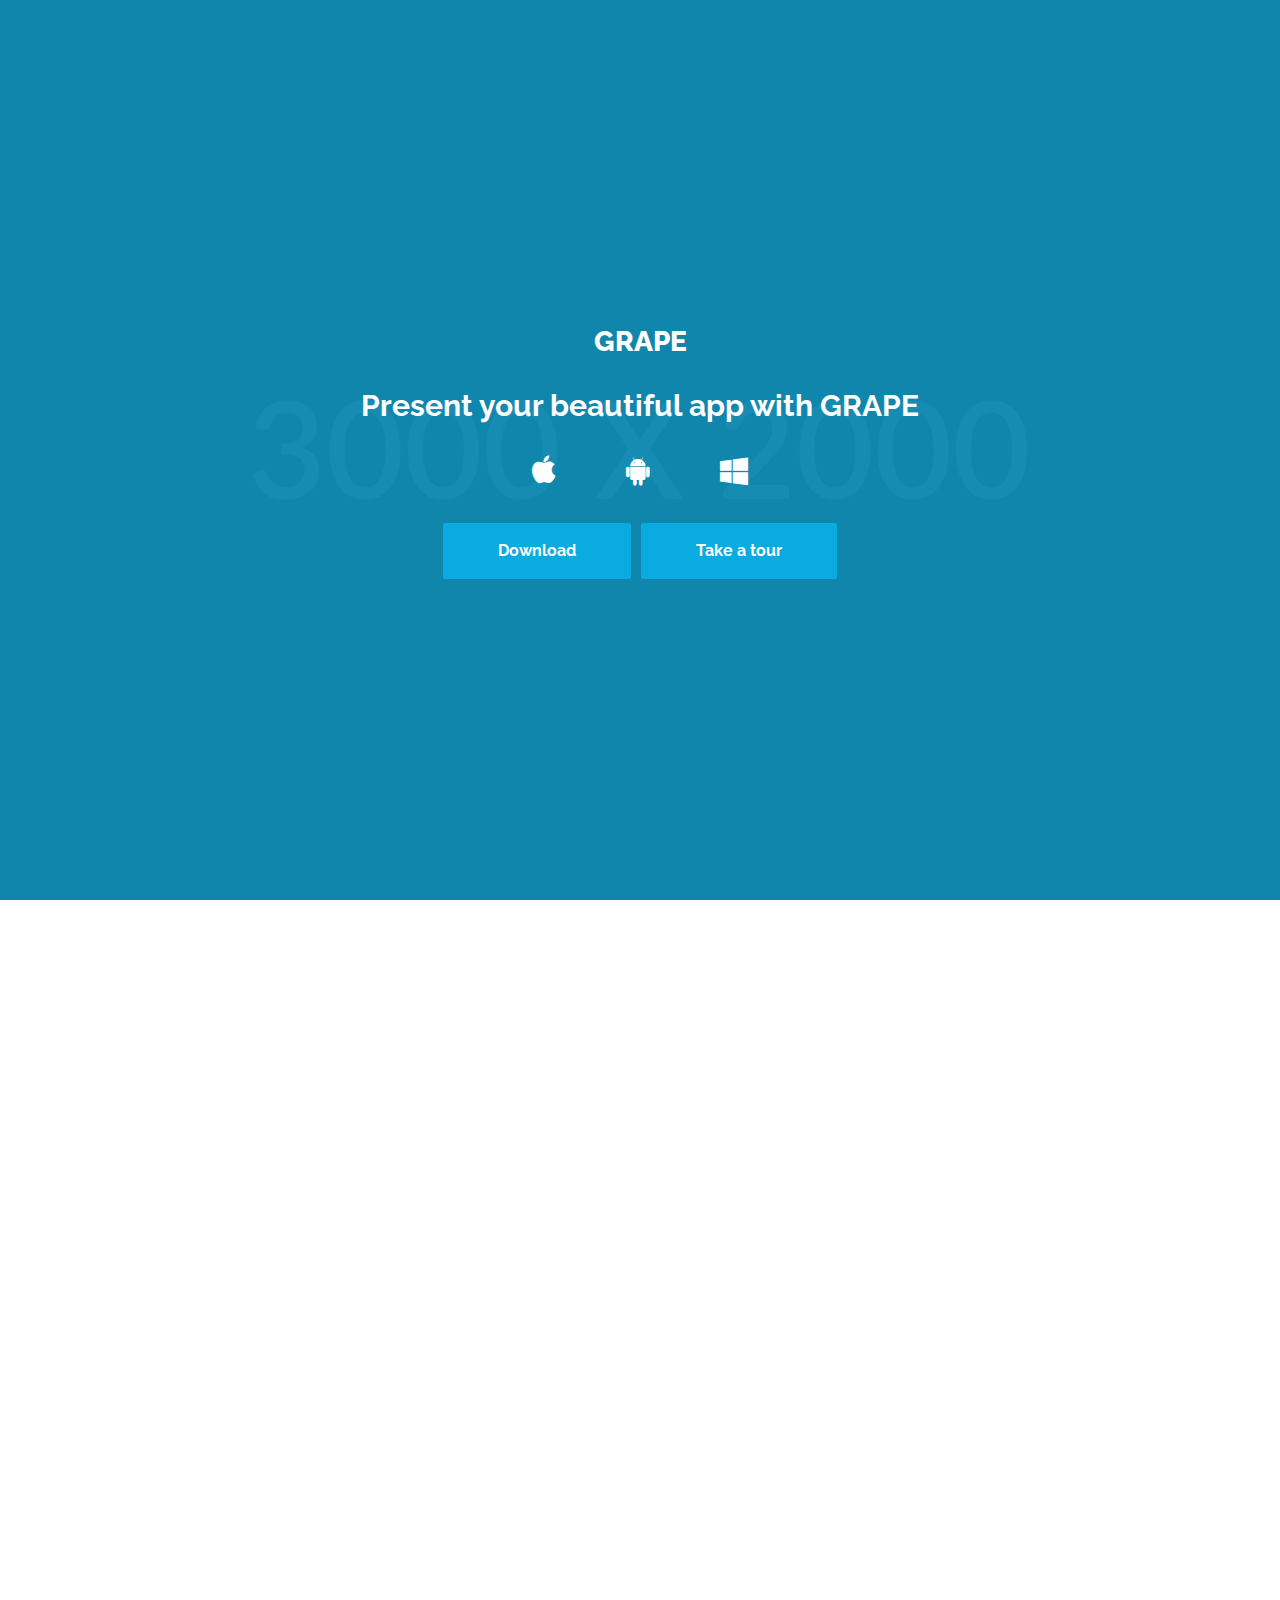
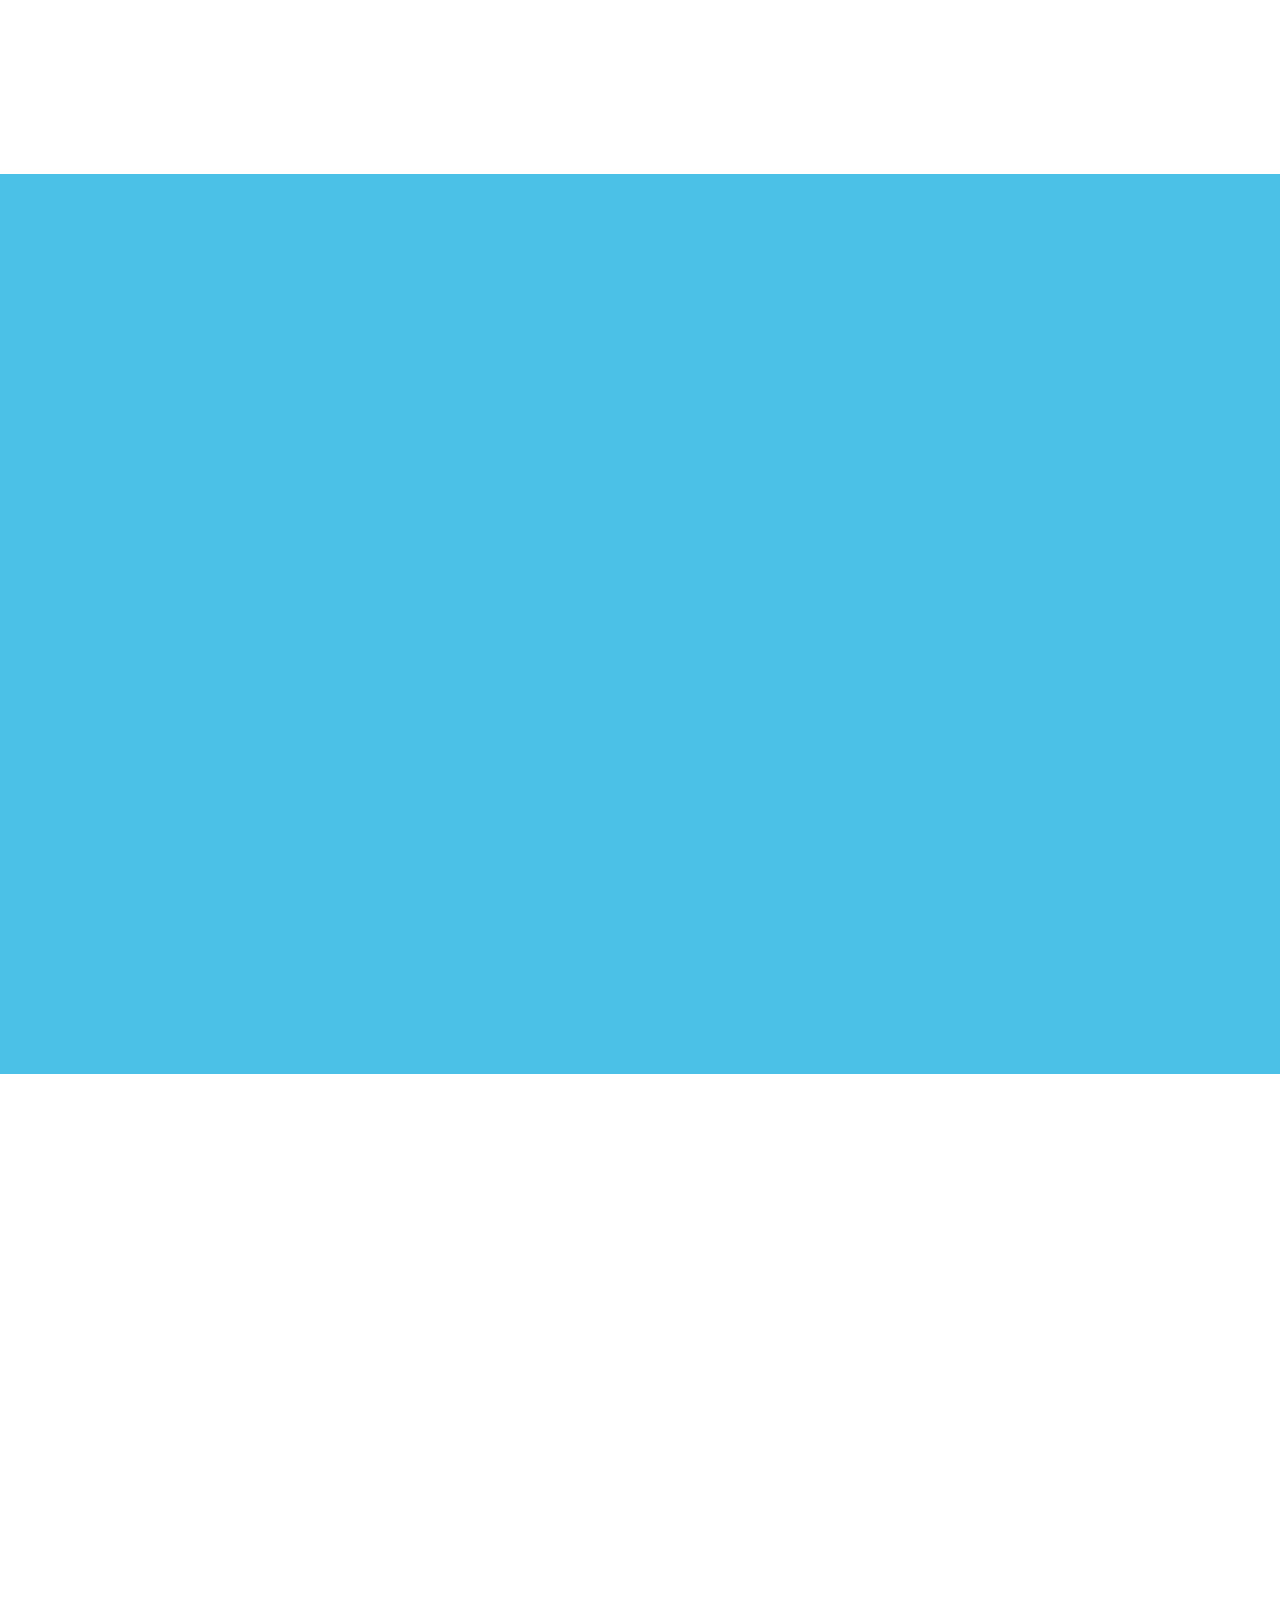
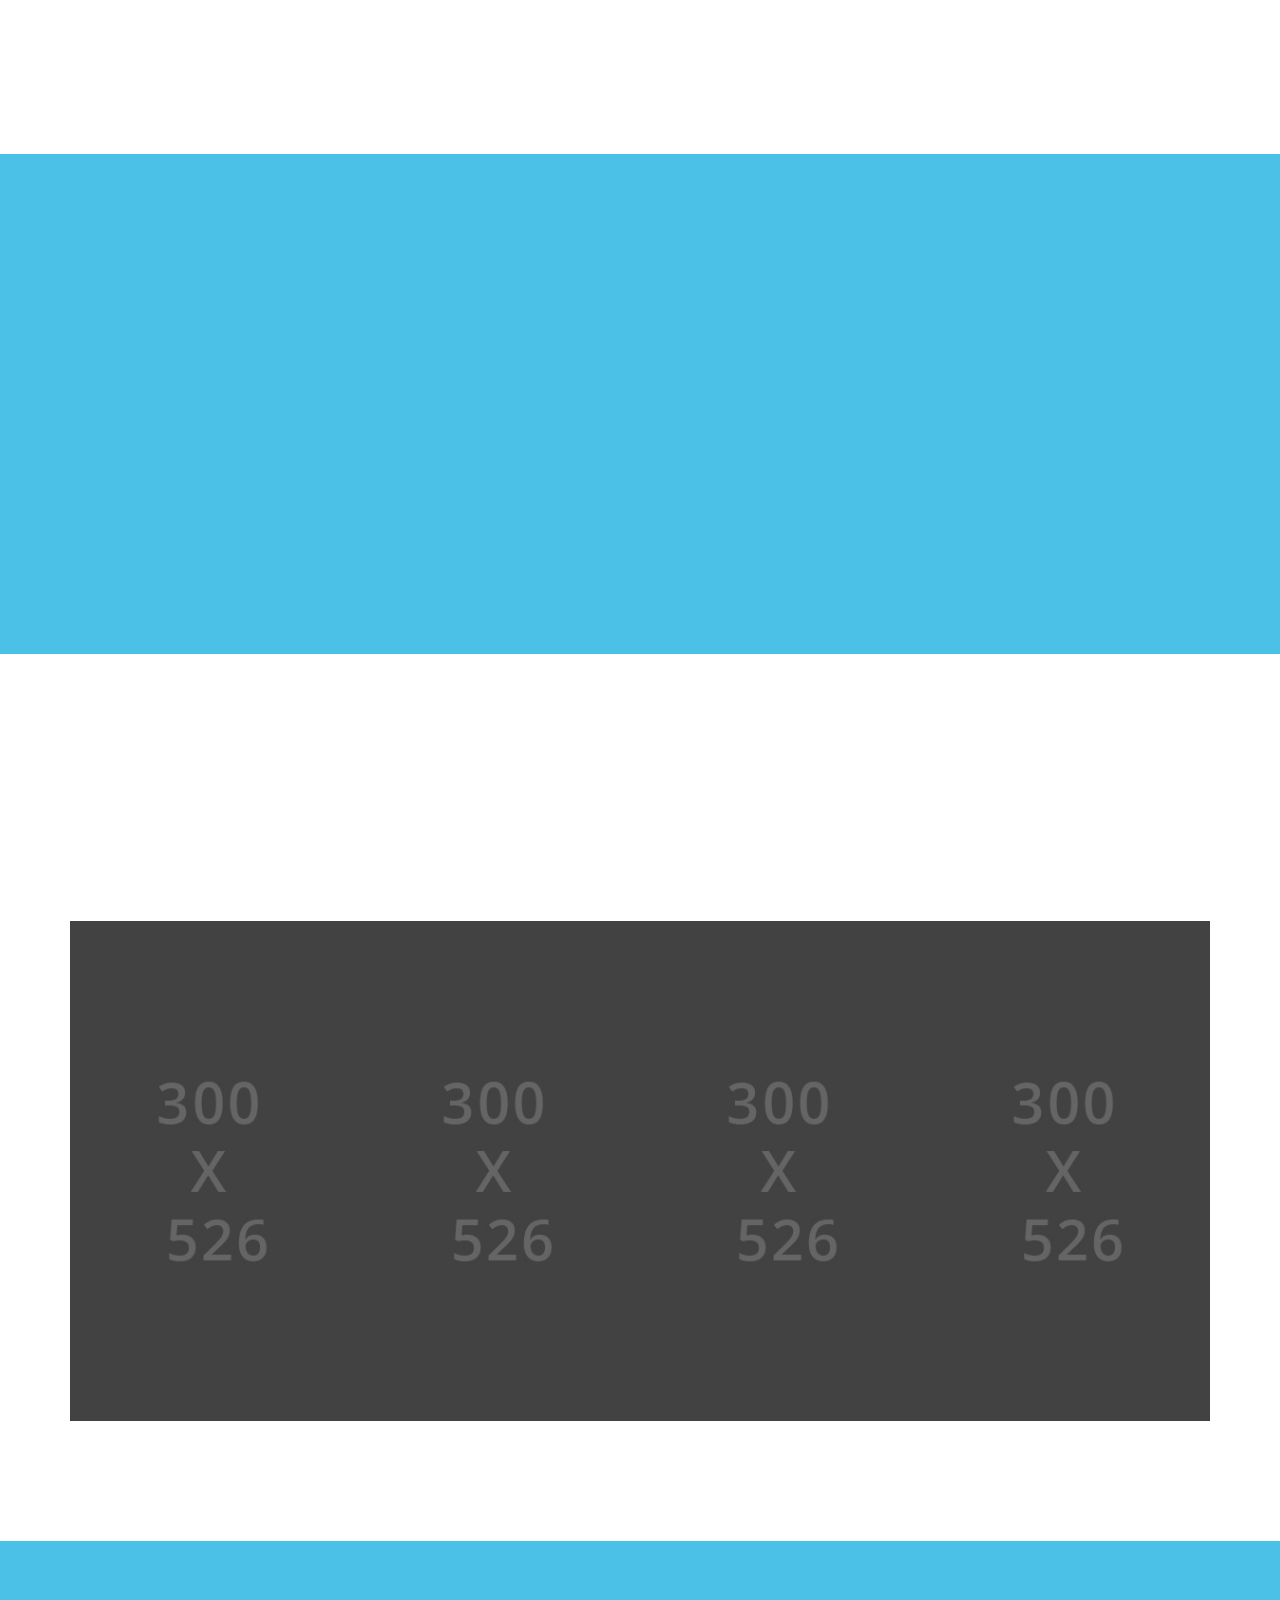
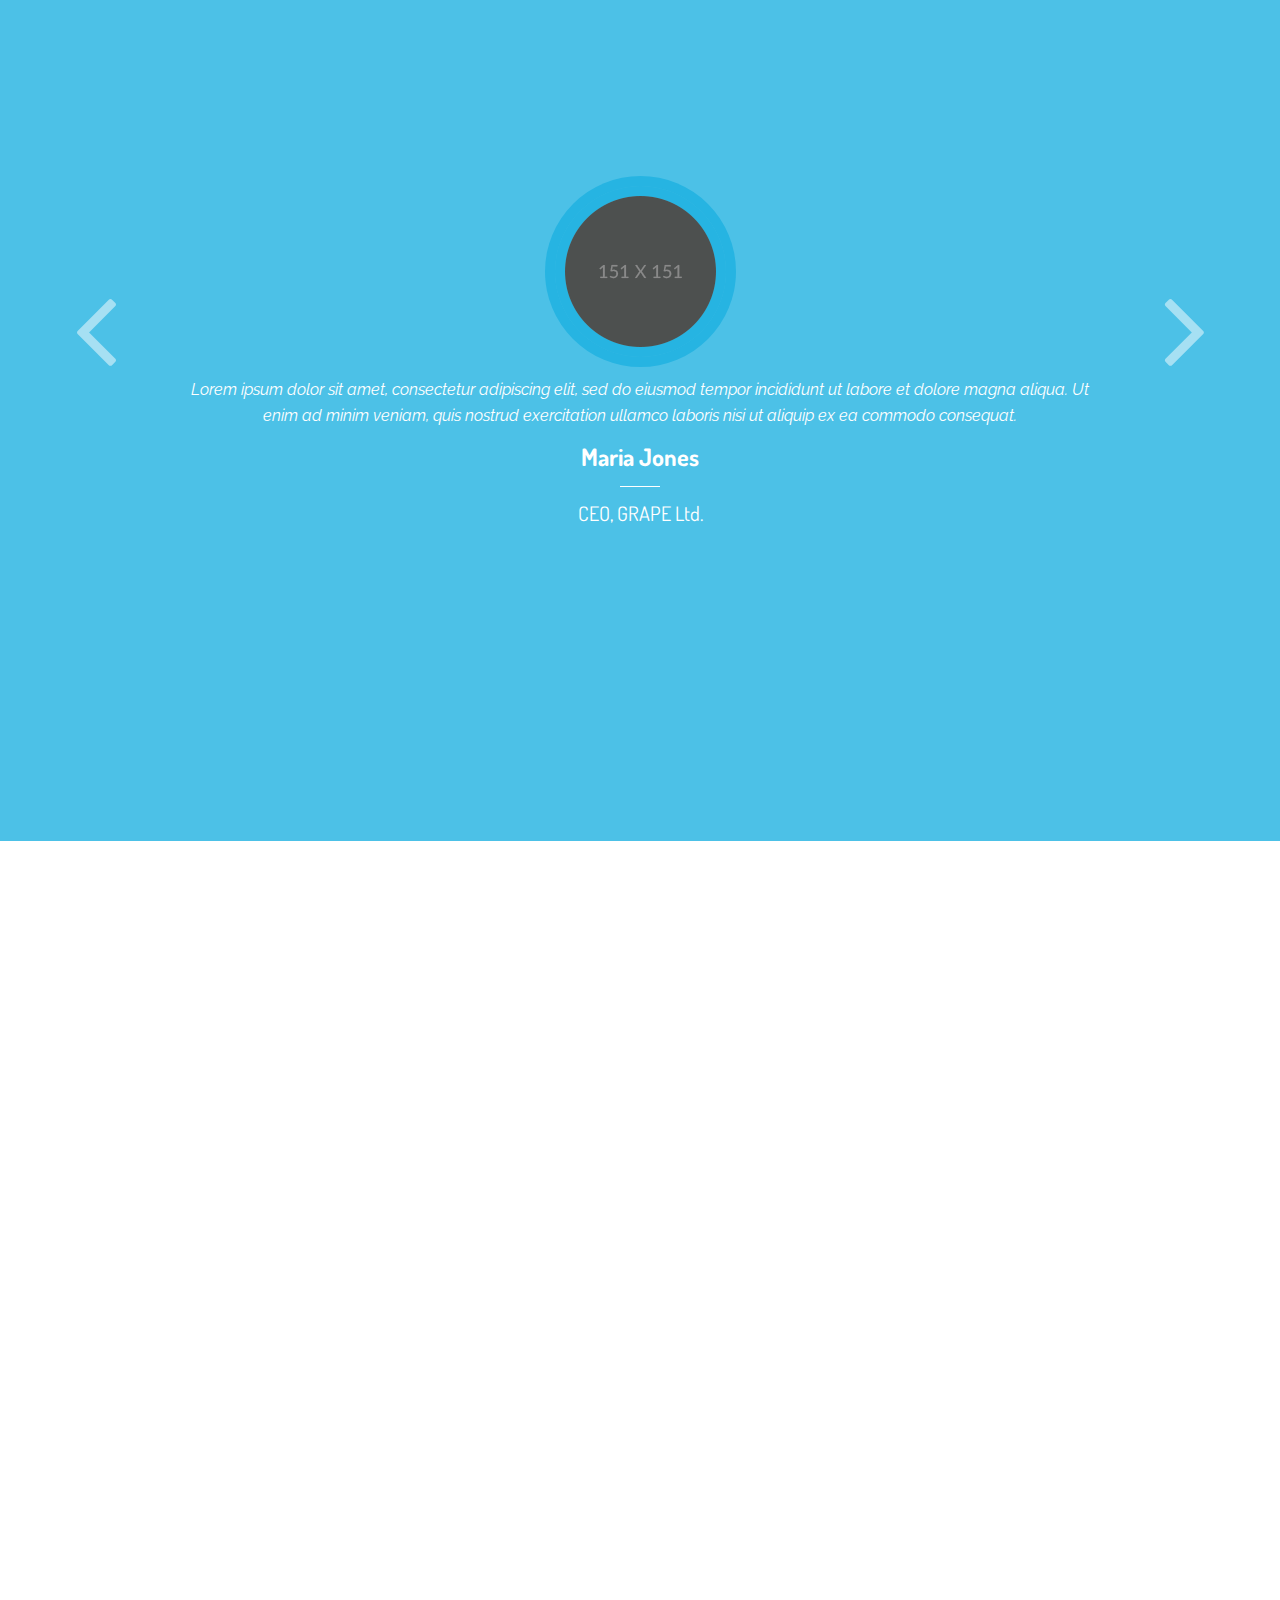
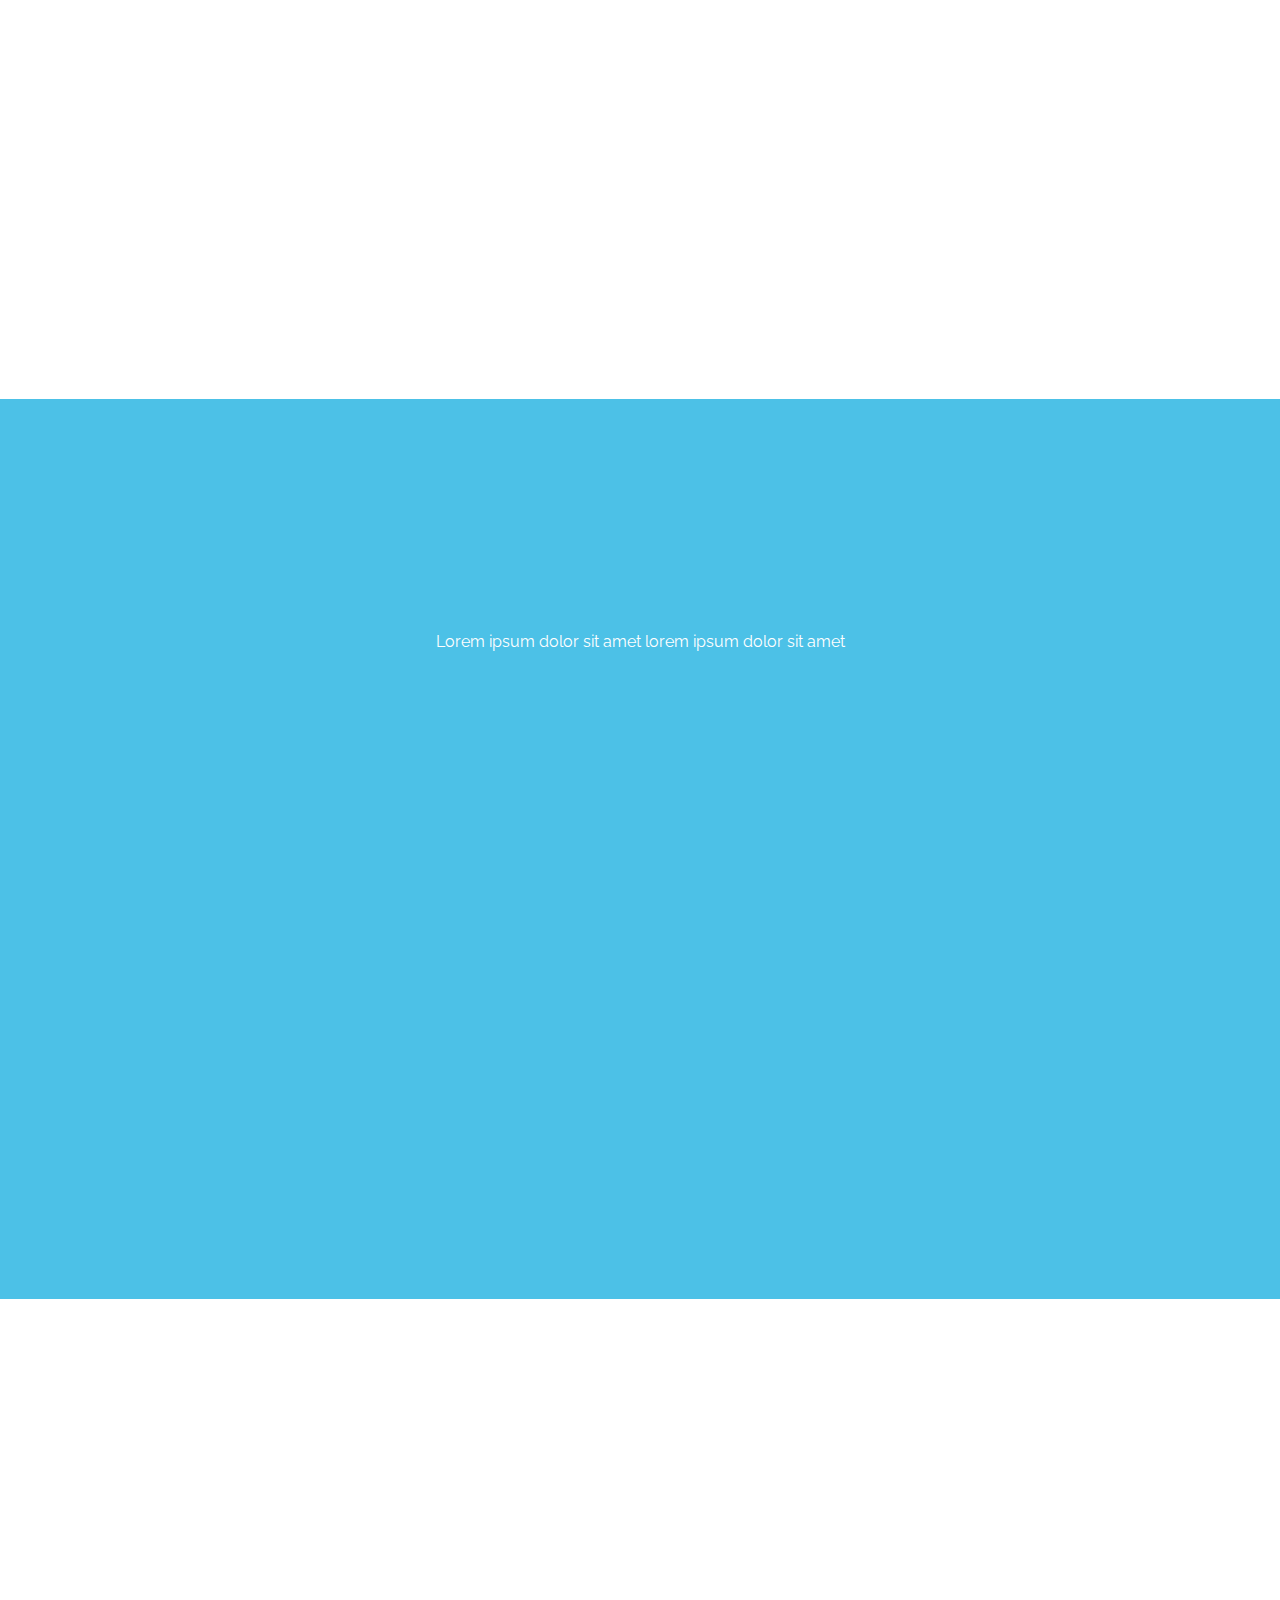
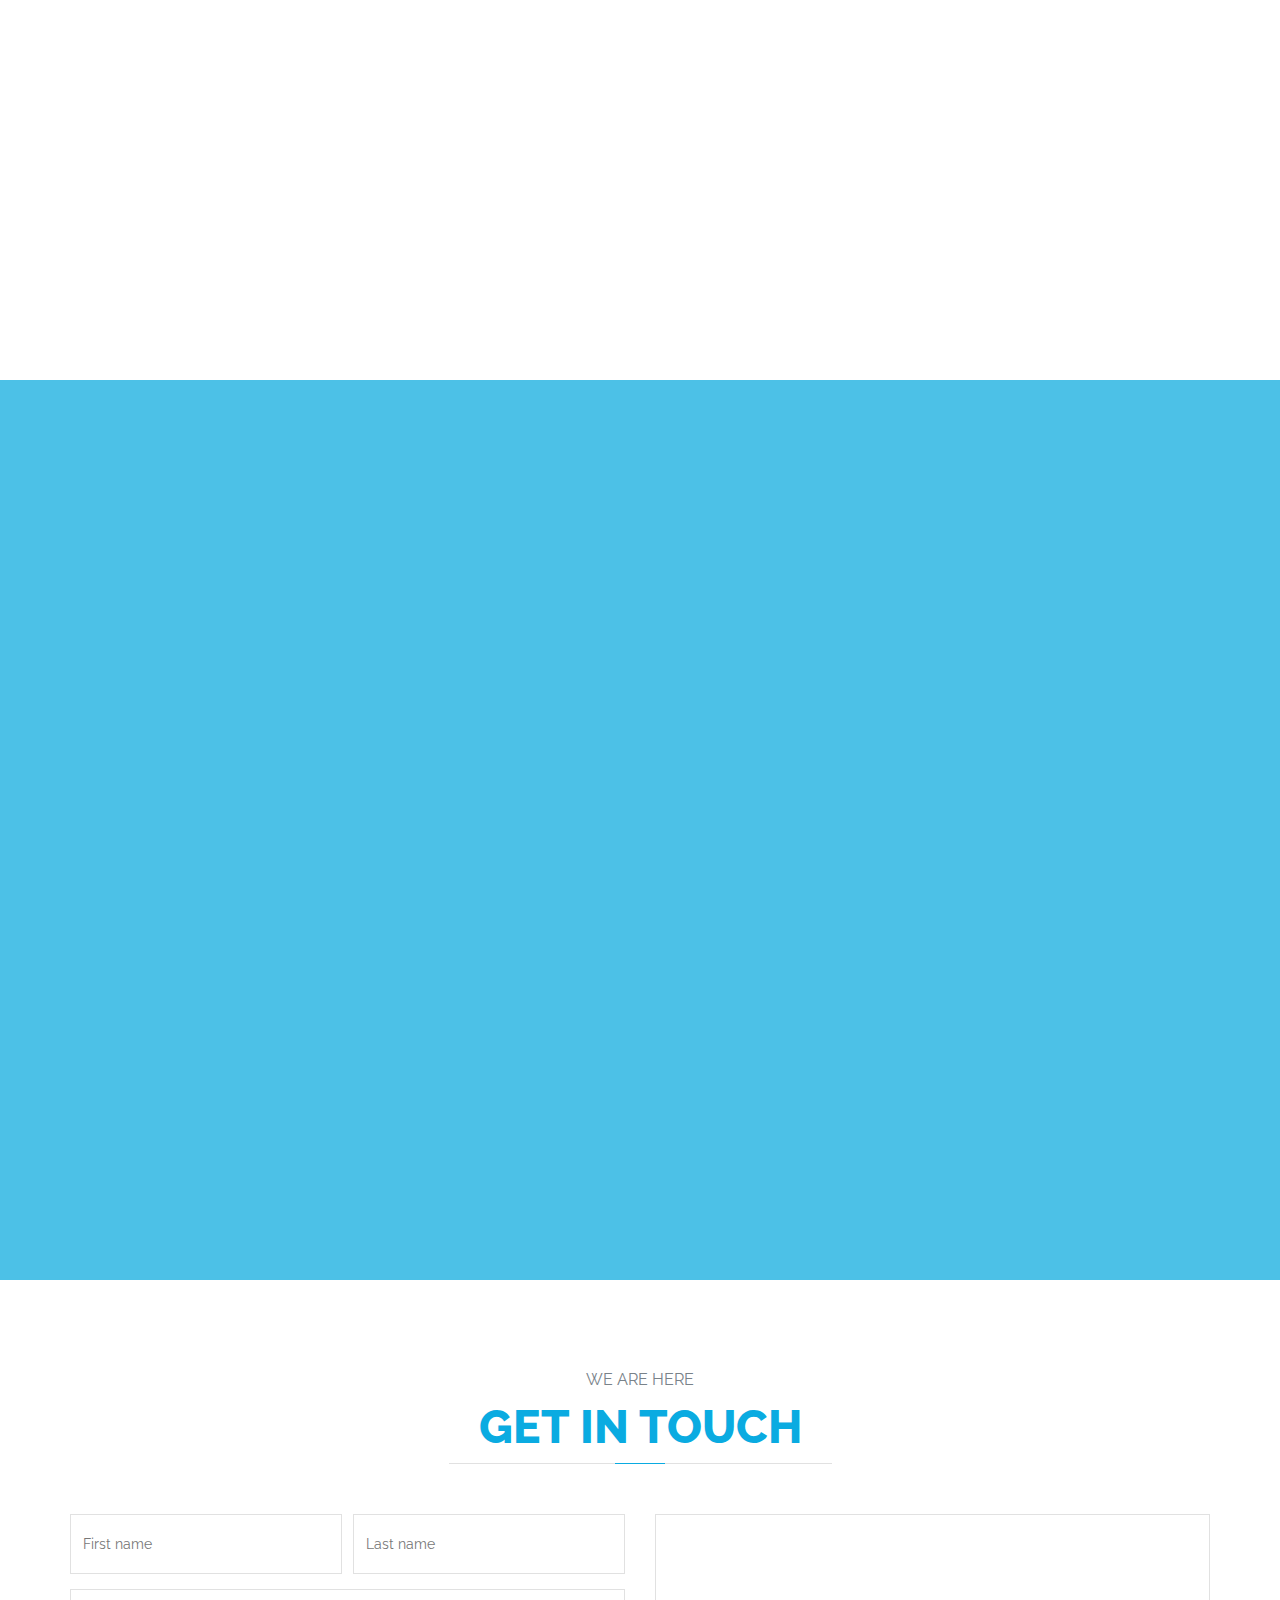
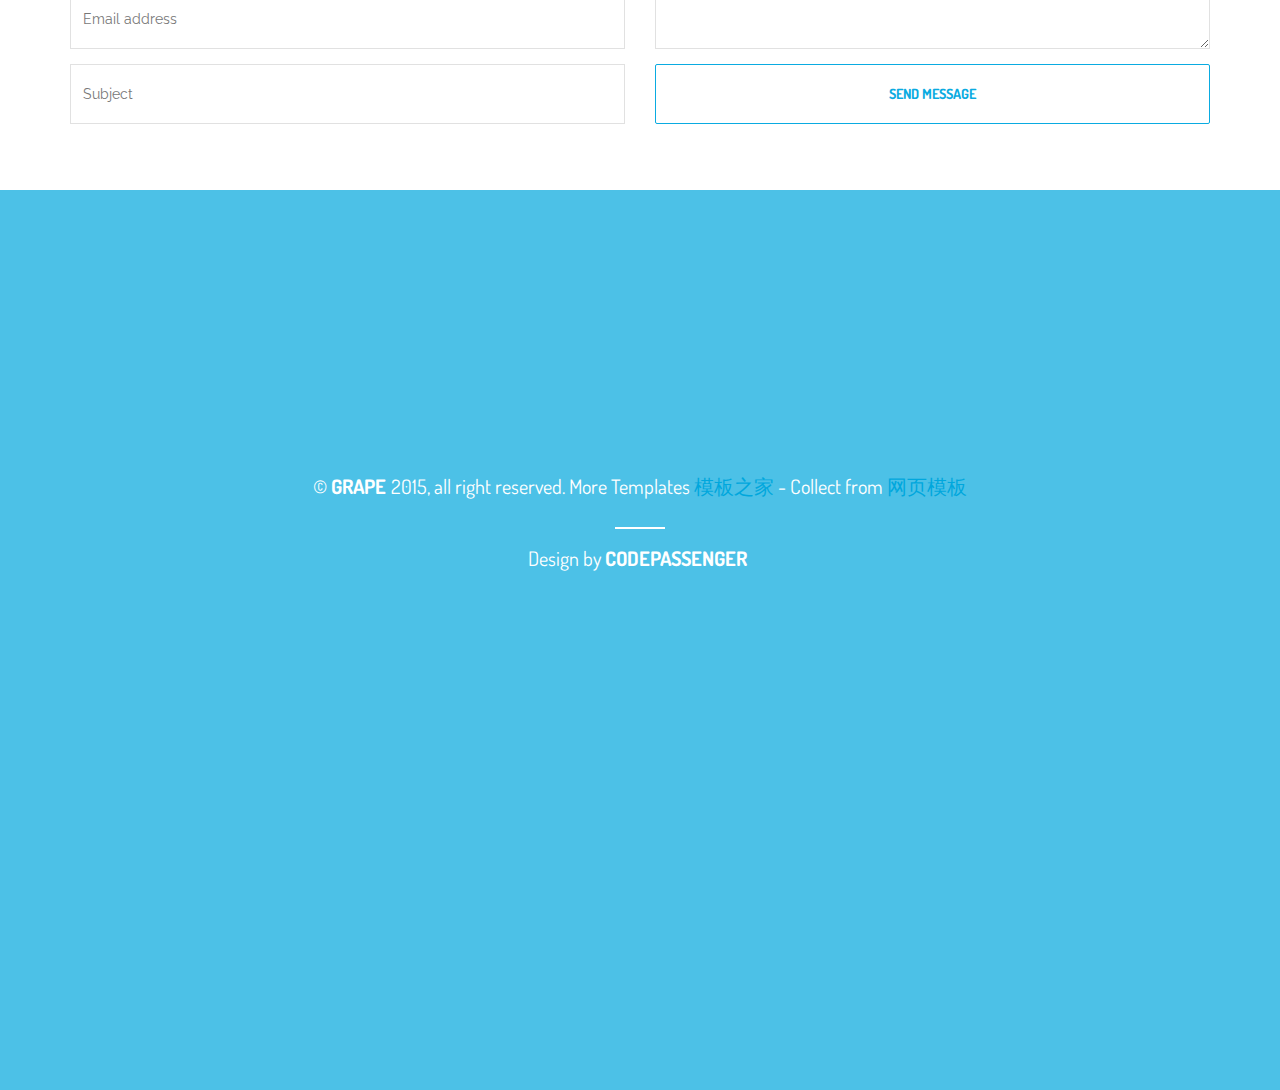
<file: test/sbtp_36_bj/sbtp_36_bj/index-transparent.html>
<!DOCTYPE html>
<html>
  <head>    
    <meta charset="UTF-8">
	<title>GRAPE App Landing Template by Codepassenger</title>
    <meta name="description" content="GRAPE App landing Page by Codepassenger">
    <meta name="author" content="Codepassenger">
	
	<!-- Mobile Specific Meta -->	
    <meta name="viewport" content="width=device-width, initial-scale=1.0">
	<!--[if IE]><meta http-equiv='X-UA-Compatible' content='IE=edge,chrome=1'><![endif]-->

    <!-- Bootstrap -->
    <link href="assets/css/bootstrap.css" rel="stylesheet">

    <!-- Font awesome -->
    <link rel="stylesheet" href="assets/css/font-awesome.min.css">

    <!-- Animate.css -->
    <link rel="stylesheet" href="assets/css/animate.css">

    <!-- Owl-carousel style -->
    <link rel="stylesheet" href="assets/css/owl.carousel.css">
    <link rel="stylesheet" href="assets/css/owl.theme.css">

    <!-- magnific style -->
    <link rel="stylesheet" href="assets/css/magnific-popup.css">

    <!-- Custom stylesheet-->
    <link rel="stylesheet" href="assets/css/style.css">
    <link rel="stylesheet" href="assets/css/responsive.css" media="screen">

    <!-- Added google font -->
    <link href='http://fonts.googleapis.com/css?family=Dosis:400,600,700,800' rel='stylesheet' type='text/css'>
    <link href='http://fonts.googleapis.com/css?family=Raleway:400,300,700' rel='stylesheet' type='text/css'>

    <!--Fav and touch icons-->
    <link rel="shortcut icon" href="assets/images/icons/favicon.ico">
    <link rel="apple-touch-icon" href="assets/images/icons/apple-touch-icon.png">
    <link rel="apple-touch-icon" sizes="72x72" href="assets/images/icons/apple-touch-icon-72x72.png">
    <link rel="apple-touch-icon" sizes="114x114" href="assets/images/icons/apple-touch-icon-114x114.png">

    <!-- HTML5 Shim and Respond.js IE8 support of HTML5 elements and media queries -->
    <!-- WARNING: Respond.js doesn't work if you view the page via file:// -->
    <!--[if lt IE 9]>
      <script src="https://oss.maxcdn.com/libs/html5shiv/3.7.0/html5shiv.js"></script>
      <script src="https://oss.maxcdn.com/libs/respond.js/1.3.0/respond.min.js"></script>
    <![endif]-->
  </head>
  <body>
 
	<!-- Preloader -->
      <div id="faceoff">
        <div id="preloader"></div>
        <div class="preloader-section"></div>
      </div>
    <!-- Preloader end -->
  
    <!-- header start -->
    <header id="home" class="navbar-fixed-top">
      <nav class="navbar navbar-default" role="navigation">
        <div class="container">
          <div class="row">
            <div class="col-sm-3">
              <!-- Brand and toggle get grouped for better mobile display -->
              <div class="navbar-header">
                <button type="button" class="navbar-toggle collapsed" data-toggle="collapse" data-target="#bs-example-navbar-collapse-1">
                  <span class="sr-only">Toggle navigation</span>
                  <span class="icon-bar"></span>
                  <span class="icon-bar"></span>
                  <span class="icon-bar"></span>
                </button>
                <h1><a class="nav-brand" href=""> <img src="assets/images/logo.png" alt="gigninga"></a></h1>
              </div>
            </div>
            <div class="col-sm-7">
              <!-- Collect the nav toggling -->
              <div class="collapse navbar-collapse navbar-example" id="bs-example-navbar-collapse-1">
                <ul class="nav navbar-nav">
                  <li><a href="#intro">Intro</a></li>
                  <li><a href="#feature">Feature</a></li>
                  <li><a href="#description">Description</a></li>
                  <li><a href="#screenshot">Screenshots</a></li>
                  <li><a href="#download">Download</a></li>
                  <li><a href="#contact">Contact</a></li>
                </ul>             
              </div><!-- /.navbar-collapse -->
            </div>
            <div class="col-sm-2 mob-right">
              <ul class="app pull-right">
                <li><a href=""><i class="fa fa-apple"></i></a></li>
                <li><a href=""><i class="fa fa-android"></i></a></li>
                <li><a href=""><i class="fa fa-windows"></i></a></li>
              </ul>
            </div>
          </div>
        </div><!-- /.container -->
      </nav>
    </header>
    <!-- header end -->

    <!-- banner start -->
    <section id="banner" class="banner">
      <div class="trans-bg">
        <div class="container-fluid">
          <div class="row">
            <div class="col-sm-12">              
              <h2><a href="" class="lg-logo default-color">GRAPE</a></h2> <!--/ .lg-logo -->
               <div class="flex_text text-slider">
                  <ul class="slides">
                      <li>Present your beautiful app with GRAPE</li>
                      <li>Not only app landing you can use GRAPE as business template</li>
                      <li>You can find hundreds but ultimately you love us</li>
                  </ul>
                </div>
                <!--/.text-slider end-->                
                <ul class="app">
                  <li><a href=""><i class="fa fa-apple"></i></a></li>
                  <li><a href=""><i class="fa fa-android"></i></a></li>
                  <li><a href=""><i class="fa fa-windows"></i></a></li>
                </ul>  
                <div class="download-block text-center">
                   <a href="" class="btn-download">Download</a><a href="" class="btn-download">Take a tour</a>
                 </div>             
            </div>
          </div>
        </div>
      </div> <!-- /.trans-bg -->                 
    </section>
    <!-- banner end -->

    <!-- intro start -->
    <section id="intro" class="intro white">
      <div class="container">
        <div class="row">
          <div class="col-sm-12 text-center">
            <span class="sub-head wow fadeInLeft">present your</span>
            <div class="title wow fadeInRight">
              <h2>awesome app</h2>
            </div>
          </div>
        </div>
        <div class="row">
          <div class="col-sm-4">
            <div class="app-block wow bounceInUp" data-wow-delay=".1s">
              <i class="fa fa-bolt"></i>
              <h3>quick & efficiency</h3>
              <p>Lorem ipsum dolor sit amet, consectetur adipiscing elit, sed do eiusmod tempor incididunt ut labore et dolore magna aliqua.</p>
            </div>            
          </div>
          <div class="col-sm-4">
            <div class="app-block wow bounceInUp" data-wow-delay=".2s">
              <i class="fa fa-life-ring"></i>
              <h3>any time support</h3>
              <p>Lorem ipsum dolor sit amet, consectetur adipiscing elit, sed do eiusmod tempor incididunt ut labore et dolore magna aliqua.</p>
            </div>            
          </div>
          <div class="col-sm-4">
            <div class="app-block wow bounceInUp" data-wow-delay=".3s">
              <i class="fa fa-paint-brush"></i>
              <h3>unique design</h3>
              <p>Lorem ipsum dolor sit amet, consectetur adipiscing elit, sed do eiusmod tempor incididunt ut labore et dolore magna aliqua.</p>
            </div>
          </div>
        </div>
        <div class="row">
          <div class="col-sm-4">
            <div class="app-block wow bounceInUp" data-wow-delay=".4s">
              <i class="fa fa-angellist"></i>
              <h3>corporate branding</h3>
              <p>Lorem ipsum dolor sit amet, consectetur adipiscing elit, sed do eiusmod tempor incididunt ut labore et dolore magna aliqua.</p>
            </div>
          </div>
          <div class="col-sm-4">
            <div class="app-block wow bounceInUp" data-wow-delay=".5s">
              <i class="fa fa-thumbs-o-up"></i>
              <h3>best in qulality</h3>
              <p>Lorem ipsum dolor sit amet, consectetur adipiscing elit, sed do eiusmod tempor incididunt ut labore et dolore magna aliqua.</p>
            </div>
          </div>
          <div class="col-sm-4">
            <div class="app-block wow bounceInUp" data-wow-delay=".6s">
              <i class="fa fa-puzzle-piece"></i>
              <h3>idea making</h3>
              <p>Lorem ipsum dolor sit amet, consectetur adipiscing elit, sed do eiusmod tempor incididunt ut labore et dolore magna aliqua.</p>
            </div>            
          </div>
        </div>
      </div>
    </section>
    <!-- intro end -->

    <!-- feature start -->
    <section id="feature" class="feature">
      <div class="trans-bg">
        <div class="container">
          <div class="row">
            <div class="col-sm-12 text-center">
              <h2 class="wow swing" data-wow-delay=".1s">crazy feature</h2>
            </div>
          </div>
          <div class="row">
            <div class="col-sm-4">
              <ul class="feature-list-left">
                <li>
                  <div class="feature-detail wow fadeInLeft" data-wow-delay=".4s">
                    <h4>Custom scrollbars</h4>
                    <p>Lorem ipsum dolor sit amet, consectetur adipiscing elit, sed do eiusmod tempor</p>
                  </div>                          
                  <div class="feature-icon wow fadeInLeft" data-wow-delay=".3s">
                    <i class="fa fa-exchange"></i>
                  </div>
                </li>
                <li>
                  <div class="feature-detail wow fadeInLeft" data-wow-delay=".4s">
                    <h4>Robust demo package</h4>
                    <p>Lorem ipsum dolor sit amet, consectetur adipiscing elit, sed do eiusmod tempor</p>
                  </div>
                  <div class="feature-icon wow fadeInLeft" data-wow-delay=".3s">
                    <i class="fa fa-star-half-o"></i>
                  </div>
                </li>
                <li>
                  <div class="feature-detail wow fadeInLeft" data-wow-delay=".4s">
                    <h4>Responsive support</h4>
                    <p>Lorem ipsum dolor sit amet, consectetur adipiscing elit, sed do eiusmod tempor</p>
                  </div>
                  <div class="feature-icon wow fadeInLeft" data-wow-delay=".3s">
                    <i class="fa fa-arrows-alt"></i>
                  </div>                  
                </li>
                <li>
                  <div class="feature-detail wow fadeInLeft" data-wow-delay=".4s">
                    <h4>Tons of API callbacks</h4>
                    <p>Lorem ipsum dolor sit amet, consectetur adipiscing elit, sed do eiusmod tempor</p>
                  </div>
                  <div class="feature-icon wow fadeInLeft" data-wow-delay=".3s">
                    <i class="fa fa-cog"></i>
                  </div>
                </li>
              </ul>
            </div>
            <div class="col-sm-4 text-center">
              <img class="wow bounceInUp" src="assets/images/iphone_full.png" alt="" title="">
            </div>
            <div class="col-sm-4">
              <ul class="feature-list-right">
                <li>
                  <div class="feature-icon wow fadeInRight" data-wow-delay=".3s">
                    <i class="fa fa-arrows-alt"></i>
                  </div>
                  <div class="feature-detail wow fadeInRight" data-wow-delay=".4s">
                    <h4>Responsive support</h4>
                    <p>Lorem ipsum dolor sit amet, consectetur adipiscing elit, sed do eiusmod tempor</p>
                  </div>
                </li>
                <li>
                  <div class="feature-icon wow fadeInRight" data-wow-delay=".3s">
                    <i class="fa fa-cog"></i>
                  </div>
                  <div class="feature-detail wow fadeInRight" data-wow-delay=".4s">
                    <h4>Tons of API callbacks</h4>
                    <p>Lorem ipsum dolor sit amet, consectetur adipiscing elit, sed do eiusmod tempor</p>
                  </div>
                </li>
                <li>
                  <div class="feature-icon wow fadeInRight" data-wow-delay=".3s">
                    <i class="fa fa-mobile"></i>
                  </div>
                  <div class="feature-detail wow fadeInRight" data-wow-delay=".4s">
                    <h4>iOS / Surface / Android</h4>
                    <p>Lorem ipsum dolor sit amet, consectetur adipiscing elit, sed do eiusmod tempor</p>
                  </div>
                </li>
                <li>
                  <div class="feature-icon wow fadeInRight" data-wow-delay=".3s">
                    <i class="fa fa-undo"></i>
                  </div>
                  <div class="feature-detail wow fadeInRight" data-wow-delay=".4s">
                    <h4>Auto-sliding</h4>
                    <p>Lorem ipsum dolor sit amet, consectetur adipiscing elit, sed do eiusmod tempor</p>
                  </div>
                </li>
              </ul>
            </div>
          </div>
        </div>
      </div><!-- /.trans-bg -->
    </section>
    <!-- feature end -->

    <!-- description start -->
    <section id="description" class="description white">
      <div class="container">
        <div class="row">
          <div class="col-sm-12 text-center">
            <span class="sub-head wow fadeInLeft">think about</span>
            <div class="title wow fadeInRight">
              <h2>why GRAPE best</h2>
            </div>
          </div>
        </div>
        <div class="row">
          <div class="col-sm-6 wow pulse" data-wow-delay=".5s">
            <img class="img-responsive" src="assets/images/iphone_half.png" alt="Why to choose us">
          </div>
          <div class="col-sm-6">
            <ul class="description-list">
              <li class="wow fadeInRight"><span class="des-icon"><i class="fa fa-bomb"></i></span>Nam nec tellus a odio tincidunt auctor a ornare odio</li>
              <li class="wow fadeInRight"><span class="des-icon"><i class="fa fa-paw"></i></span>Nam nec tellus a odio tincidunt</li>
              <li class="wow fadeInRight"><span class="des-icon"><i class="fa fa-birthday-cake"></i></span>Nam nec tellus a odio tincidunt auctor </li>
              <li class="wow fadeInRight"><span class="des-icon"><i class="fa fa-fire-extinguisher"></i></span>Nam nec tellus a odio </li>
              <li class="wow fadeInRight"><span class="des-icon"><i class="fa fa-magic"></i></span>Nam nec tellus a odio tincidunt auctor a ornare odio</li>
              <li class="wow fadeInRight"><span class="des-icon"><i class="fa fa-rebel"></i></span>Nam nec tellus a odio tincidunt auctor a ornare</li>
            </ul>
            <!-- /.description-list -->
          </div>
        </div>
      </div>
    </section>
    <!-- description end-->

    <!-- video start -->
    <section id="video" class="video">
      <div id="trans-bg" class="trans-bg">
      	<div class="video-container"><div id="player"></div><div class="video-mask"></div></div>
        <div class="container">
          <div class="row">
            <div class="col-sm-12 text-center">
              <div class="video-mask">
                <h2 class="wow bounceInDown">how it works</h2>
					<a href="https://vimeo.com/45830194" class="play wow rollIn animated"></a>
                <span class="wow bounceInUp">watch video</span>
              </div>            
            </div>
          </div>
        </div> <!-- /.trans-bg -->
      </div>
    </section>
    <!-- video end -->

    <!-- screenshot start -->
    <section id="screenshot" class="screenshot white">
      <div class="container">
        <div class="row">
          <div class="col-sm-12">
            <span class="sub-head wow fadeInLeft">take a look</span>            
            <div class="title wow fadeInRight">
              <h2>screenshots</h2>
            </div>
            <div id="owl-demo" class="owl-carousel">
                <div class="item screenshot-block">
                  <img src="./assets/images/screenshot.jpg" alt="GRAPE">
                  <div class="caption">
                    <a class="test-popup-link" href="./assets/images/screenshot.jpg"><i class="fa fa-plus"></i></a>
                  </div>
                </div>
                <div class="item screenshot-block">
                  <img src="./assets/images/screenshot.jpg" alt="GRAPE">
                  <div class="caption">
                    <a class="test-popup-link" href="./assets/images/screenshot.jpg"><i class="fa fa-plus"></i></a>
                  </div>
                </div>
                <div class="item screenshot-block">
                  <img src="./assets/images/screenshot.jpg" alt="GRAPE">
                  <div class="caption">
                    <a class="test-popup-link" href="./assets/images/screenshot.jpg"><i class="fa fa-plus"></i></a>
                  </div>
                </div>
                <div class="item screenshot-block">
                  <img src="./assets/images/screenshot.jpg" alt="GRAPE">
                  <div class="caption">
                    <a class="test-popup-link" href="./assets/images/screenshot.jpg"><i class="fa fa-plus"></i></a>
                  </div>
                </div>
                <div class="item screenshot-block">
                  <img src="./assets/images/screenshot.jpg" alt="GRAPE">
                  <div class="caption">
                    <a class="test-popup-link" href="./assets/images/screenshot.jpg"><i class="fa fa-plus"></i></a>
                  </div>
                </div>
                <div class="item screenshot-block">
                  <img src="./assets/images/screenshot.jpg" alt="GRAPE">
                  <div class="caption">
                    <a class="test-popup-link" href="./assets/images/screenshot.jpg"><i class="fa fa-plus"></i></a>
                  </div>
                </div>
              </div>
          </div>
        </div>
      </div>
    </section>
    <!-- screenshot end -->

    <!-- review start -->
    <section id="review" class="review">
      <div class="trans-bg"> 
        <div class="container">
          <div class="row">
            <div class="col-sm-12 text-center">
              <h2 class="wow swing">reviews</h2>
            </div>
          </div>
          <div class="row">
            <div class="col-sm-12 text-center">
              <div id="myCarousel1" class="carousel slide" data-ride="carousel">
                <div class="carousel-inner">
                  <div class="active item">
                    <span class="review-img">
                       <img src="./assets/images/thumb-1.png" alt="image">
                     </span>
                    <p>Lorem ipsum dolor sit amet, consectetur adipiscing elit, sed do eiusmod tempor incididunt ut labore et dolore magna aliqua. Ut enim ad minim veniam, quis nostrud exercitation ullamco laboris nisi ut aliquip ex ea commodo consequat.</p>
                    <span class="reviewer-name">Maria Jones</span>
                    <span class="review-comp">CEO, GRAPE Ltd.</span>
                  </div>
                  <div class="item">
                    <span class="review-img">
                       <img src="./assets/images/thumb-1.png" alt="image">
                     </span>
                    <p>Lorem ipsum dolor sit amet, consectetur adipiscing elit, sed do eiusmod tempor incididunt ut labore et dolore magna aliqua. Ut enim ad minim veniam, quis nostrud exercitation ullamco laboris nisi ut aliquip ex ea commodo consequat.</p>
                    <span class="reviewer-name">Maria Jones</span>
                    <span class="review-comp">CEO, GRAPE Ltd.</span>
                  </div>
                  <div class="item">
                    <span class="review-img">
                       <img src="./assets/images/thumb-1.png" alt="image">
                     </span>
                    <p>Lorem ipsum dolor sit amet, consectetur adipiscing elit, sed do eiusmod tempor incididunt ut labore et dolore magna aliqua. Ut enim ad minim veniam, quis nostrud exercitation ullamco laboris nisi ut aliquip ex ea commodo consequat.</p>
                    <span class="reviewer-name">Maria Jones</span>
                    <span class="review-comp">CEO, GRAPE Ltd.</span>
                  </div>
                </div>
                <!-- Carousel nav -->
                <a class="carousel-control left" href="#myCarousel1" data-slide="prev"><i class="fa fa-angle-left"></i></a>
                <a class="carousel-control right" href="#myCarousel1" data-slide="next"><i class="fa fa-angle-right"></i></a>              
              </div>
            </div>
          </div>
        </div>
      </div> <!-- /.trans-bg -->  
    </section>
    <!-- review end -->

    <!-- price start -->
    <section id="price" class="pricingtable-section white">
      <div class="container">
        <div class="row">
          <div class="col-sm-12 text-center">
            <span class="sub-head wow fadeInLeft">are you surrprised</span>            
            <div class="title wow fadeInRight">
              <h2>unbelievable price</h2>
            </div>
          </div>
        </div>
        <div class="row">
          <div class="col-sm-4 wow bounceInUp" data-wow-duration="1s">
            <div class="price-block">
              <div class="price-header">
                <h3>free plan</h3>
                <i class="fa fa-heart"></i>
              </div>
              <div class="price-plan">
                <ul>
                  <li>
                    <span class="price">$0.00</span>
                    <span class="month">/per month</span>
                  </li>
                  <li>Unlimited Space</li>
                  <li>Unlimited Database</li>
                  <li>Easy to Istall</li>
                  <li>Unlimited Subdomains</li>
                  <li>Dedicated Serer</li>
                  <li> <a href="" class="btn">sign up</a></li>
                </ul>
              </div>
            </div>
            <!-- /.price-block -->
          </div>
          <div class="col-sm-4 wow bounceInUp" data-wow-duration="2s">
            <div class="price-block active">
              <div class="price-header">
                <h3>basic plan</h3>
                <i class="fa fa-cogs"></i>
              </div>
              <div class="price-plan">
                <ul>
                  <li>
                    <span class="price">$9.00</span>
                    <span class="month">/per month</span>
                  </li>
                  <li>Unlimited Space</li>
                  <li>Unlimited Database</li>
                  <li>Easy to Istall</li>
                  <li>Unlimited Subdomains</li>
                  <li>Dedicated Serer</li>
                  <li> <a href="" class="btn">sign up</a></li>
                </ul>
              </div>
            </div>
            <!-- /.price-block -->
          </div>
          <div class="col-sm-4 wow bounceInUp" data-wow-duration="3s">
            <div class="price-block">
              <div class="price-header">
                <h3>devloper plan</h3>
                <i class="fa fa-suitcase"></i>
              </div>
              <div class="price-plan">
                <ul>
                  <li>
                    <span class="price">$29.00</span>
                    <span class="month">/per month</span>
                  </li>
                  <li>Unlimited Space</li>
                  <li>Unlimited Database</li>
                  <li>Easy to Istall</li>
                  <li>Unlimited Subdomains</li>
                  <li>Dedicated Serer</li>
                  <li> <a href="" class="btn">sign up</a></li>
                </ul>
              </div>
            </div>
            <!-- /.price-block -->
          </div>
        </div>
      </div>
    </section>
    <!-- price end -->

    <!-- download start -->
    <section id="download" class="downlaod">
      <div class="trans-bg">
        <div class="container">
          <div class="row">
            <div class="col-sm-12 text-center">
              <h2 class="wow swing">download</h2>
              <p>Lorem ipsum dolor sit amet lorem ipsum dolor sit amet</p>
              <span class="wow fadeInLeft" style="display:inline-block"><a href="" class="btn"><i class="fa fa-apple"></i> app store</a></span>
              <span class="wow fadeInLeft" style="display:inline-block"><a href="" class="btn"><i class="fa fa-android"></i> play store</a></span>
              <span class="wow fadeInLeft" style="display:inline-block"><a href="" class="btn"><i class="fa fa-windows"></i> windows</a></span>
            </div>
          </div>
        </div>
      </div> <!-- /.trans-bg -->  
    </section>
    <!-- download end -->

    <!-- support start -->
    <section id="support" class="support white">
      <div class="container">
        <div class="row">
          <div class="col-sm-12 text-center">
            <span class="sub-head wow fadeInLeft">stay close</span>
            <div class="title wow fadeInRight">
              <h2>help & support</h2>
            </div>
          </div>
        </div>
        <div class="row">
          <div class="col-sm-4 wow bounceInUp" data-wow-duration="1s">
            <div class="support-block">
              <span class="support-icon"><i class="fa fa-bitbucket"></i></span>
              <h3>Product Support</h3>
              <p>Lorem ipsum dolor sit amet, consectetur adipiscing elit, sed do eiusmod tempor incididunt ut labore et dolore magna aliqua. Ut enim ad minim</p>
            </div>
          </div>
          <div class="col-sm-4 wow bounceInUp" data-wow-duration="2s">
            <div class="support-block active">
              <span class="support-icon"><i class="fa fa-bullhorn"></i></span>
              <h3>Product Support</h3>
              <p>Lorem ipsum dolor sit amet, consectetur adipiscing elit, sed do eiusmod tempor incididunt ut labore et dolore magna aliqua. Ut enim ad minim</p>
            </div>
          </div>
          <div class="col-sm-4 wow bounceInUp" data-wow-duration="3s">
            <div class="support-block">
              <span class="support-icon"><i class="fa fa-stethoscope"></i></span>
              <h3>Product Support</h3>
              <p>Lorem ipsum dolor sit amet, consectetur adipiscing elit, sed do eiusmod tempor incididunt ut labore et dolore magna aliqua. Ut enim ad minim</p>
            </div>
          </div>
        </div>
      </div>
    </section>
    <!-- support end --> 

    <!-- subscription start -->
    <section id="subscription" class="subscription"> 
      <div class="trans-bg">
        <div class="container">
          <div class="row">
            <div class="col-sm-6 col-sm-offset-3 text-center">
            <h2 class="wow swing">newsletter sign up</h2>
            <form class="newsletter-signup">
              <p class="newsletter-success"></p>
              <p class="newsletter-error"></p>
              <div class="input-group">
                <input type="email" name="email" placeholder="Enter Your Email Address" class="form-control wow fadeInLeft">
                <span class="input-group-btn wow fadeInRight">
                <input type="submit" value="subscribe" class="btn btn-sub">
                </span>
              </div><!-- /.input-group -->
            </form>
            </div>
          </div>
        </div>
      </div> <!-- /.trans-bg --> 
    </section>
    <!-- subscription end -->

    <!-- contact start -->
    <section id="contact" class="contact white tab-content">
      <div class="container">
        <div class="row">
          <div class="col-sm-12">
            <!-- Nav tabs -->
            <ul class="nav nav-tabs text-center" role="tablist">
              <li class="wow rollIn animated" data-wow-duration="1s"><a href="#contact-info" role="tab" data-toggle="tab"><i class="fa fa-paper-plane"></i>
                </a></li>
              <li class="active wow rollIn animated" data-wow-duration="2s"><a href="#contact-form" role="tab" data-toggle="tab"><i class="fa fa-envelope"></i></a></li>
              <li class="wow rollIn animated" data-wow-duration="3s"><a href="#contact-map" class="contact-map" role="tab" data-toggle="tab"><i class="fa fa-map-marker"></i></a></li>
            </ul>            
          </div>
        </div>
      </div>
       <!-- Tab panes -->            
      <div class="tab-content">
        <div class="tab-pane contact-info" id="contact-info">
          <div class="container">
            <div class="row">
            <div class="col-sm-12 text-center">            
              <span class="sub-head">we are here</span>
              <div class="title">
                <h2>get in touch</h2>
              </div>
            </div>
          </div>
            <div class="row text-center">
              <div class="col-sm-4">
                <div class="info-holder">
                  <i class="fa fa-taxi"></i>
                   <br>
                   <p>
                     14/4 <br>
                     Burnaby <br>
                     BC, Canada 
                   </p>
                </div>                
              </div>
              <div class="col-sm-4">
                <div class="info-holder">
                  <i class="fa fa-mobile"></i>
                  <br>
                  <p>+1778-885-0000
                  <br>
                  +1778-885-1111
                  <br>
                  +6698 55514 68
                  </p>
                </div>                
              </div>
              <div class="col-sm-4">
                <div class="info-holder">
                  <i class="fa fa-reply"></i>
                  <br>
                  <p>
                    info@domain.com
                    <br>
                    hello@gmail.com
                  </p>
                </div>                
              </div>
            </div>
          </div>
        </div>
        <div class="tab-pane active contact-info" id="contact-form">
          <div class="container">
            <div class="row">
              <div class="col-sm-12 text-center">            
                <span class="sub-head">we are here</span>
                <div class="title">
                  <h2>get in touch</h2>
                </div>
              </div>
            </div>
            <div class="row">
              <div class="col-sm-12">
                <form class="form-horizontal" role="form">
                  <div class="col-sm-6">
                    <div class="form-group">
                      <div class="span-form">
                        <input class="form-control" type="text" placeholder="First name" required="required">
                      </div>
                      <div class="span-form">
                        <input type="text" class="form-control" placeholder="Last name" required="required">
                      </div>
                    </div>
                    <div class="form-group">
                      <input type="email" class="form-control" placeholder="Email address" required="required">
                    </div>
                    <div class="form-group">
                      <input type="text" class="form-control" placeholder="Subject" required="required">
                    </div>
                  </div>
                  <div class="col-sm-6">
                    <div class="form-group">
                      <textarea name="" class="form-control btn-block" rows="3"></textarea>
                    </div>
                    <div class="form-group">
                      <input type="submit" class="btn btn-block" value="send message">
                    </div>
                  </div>
				  <div class="col-sm-12">
					<p class="contact-success">Your Message has been Successfully Sent!</p>
					<p class="contact-error">Error! Something went wrong!</p>
				  </div>
                </form>
              </div>
            </div>
          </div>
        </div>
        <div class="tab-pane contact-info" id="contact-map">
          <div class="container">
            <div class="row">
              <div class="col-sm-12 text-center">            
                <span class="sub-head">we are here</span>
                <div class="title">
                  <h2>get in touch</h2>
                </div>
              </div>
            </div>
          </div>
          <div id="map">
            
          </div>
        </div>
      </div>  
    </section>
    <!-- contact end -->

    <!-- footer start -->
    <footer id="footer">
      <div class="trans-bg">
        <div class="container">
          <div class="row">
            <div class="col-sm-12 text-center">
              <div class="social-icon">
               <a href="" class="wow rollIn animated" data-wow-delay=".1s"><i class="fa fa-facebook"></i></a>
               <a href="" class="wow rollIn animated" data-wow-delay=".2s"><i class="fa fa-twitter"></i></a>
               <a href="" class="wow rollIn animated" data-wow-delay=".3s"><i class="fa fa-google-plus"></i></a>
               <a href="" class="wow rollIn animated" data-wow-delay=".4s"><i class="fa fa-pinterest"></i></a>
               <a href="" class="wow rollIn animated" data-wow-delay=".5s"><i class="fa fa-rss"></i></a>
               <a href="" class="wow rollIn animated" data-wow-delay=".6s"><i class="fa fa-linkedin"></i></a>
               <a href="" class="wow rollIn animated" data-wow-delay=".7s"><i class="fa fa-vimeo-square"></i></a>
               <a href="" class="wow rollIn animated" data-wow-delay=".8s"><i class="fa fa-youtube-square"></i></a>
               <a href="" class="wow rollIn animated" data-wow-delay=".9s"><i class="fa fa-dribbble"></i></a>
              </div>
              <div class="copyright">
                <p>&copy; <span>GRAPE</span>2015, all right reserved. More Templates <a href="http://www.cssmoban.com/" target="_blank" title="模板之家">模板之家</a> - Collect from <a href="http://www.cssmoban.com/" title="网页模板" target="_blank">网页模板</a></p>
                <p>Design by <span>CodePassenger</span></p>
              </div>
            </div>
          </div>
        </div>
        <div id="go-to-top">
            <a href="#banner"></a>
        </div>
        <!--/.go-to-top end-->
      </div> <!-- /.trans-bg -->
    </footer>
    <!-- footer end -->   
     


    <!-- jQuery (necessary for Bootstrap's JavaScript plugins) -->
     <!-- <script src="https://code.jquery.com/jquery.js"></script> -->
    <script src="assets/js/jquery.min.js"></script>
    <!-- Include all compiled plugins (below), or include individual files as needed -->
    <script src="assets/js/bootstrap.min.js"></script>
    <script src="assets/js/smoothscroll.js"></script>
	  <script src="assets/js/jquery.scrollTo.min.js"></script>
	  <script src="assets/js/jquery.localScroll.min.js"></script>
    <script src="assets/js/jquery.nav.js"></script>
    <script src="assets/js/owl.carousel.js"></script>
    <script src="assets/js/jquery.magnific-popup.js"></script>
    <script src="assets/js/jquery.parallax.js"></script>
    <script src="assets/js/jquery.flexslider-min.js"></script>
    <script src="assets/js/jquery.ajaxchimp.min.js"></script>
    <script src="assets/js/matchMedia.js"></script>
    <script src="assets/js/script.js"></script>
    
    <script src="assets/js/wow.js"></script>
    <script src="assets/js/easing.js"></script>
    
    <script>
    	$(document).ready(function() {
		// "use strict";
        $('#banner').parallax("50%", 0.5, true);
    		$('#feature').parallax("50%", 0.5, true);
    		$('#video').parallax("50%", 0.5, true);
    		$('#subscription').parallax("50%", 0.5, true);
    		$('#review').parallax("50%", 0.5, true);
    		$('#download').parallax("50%", 0.5, true);
        $('#footer').parallax("50%", 0.5, true);
    	});

    </script>

    
       
  </body>
</html>
</file>
<file: test/index/css/hero-slider-style.css>
/* -------------------------------- 

Primary style

-------------------------------- */
*, *::after, *::before {
  -webkit-box-sizing: border-box;
  -moz-box-sizing: border-box;
  box-sizing: border-box;
}

html { font-size: 62.5%; }

body {
  font-size: 1.6rem;
  font-family: "Open Sans", sans-serif;
  color: #2c343b;
  background-color: #f2f2f2;
}

a {
  color: #d44457;
  text-decoration: none;
}

img { max-width: 100%; }

/* -------------------------------- 

Main Components 

-------------------------------- */
.cd-header {
  position: absolute;
  z-index: 2;
  top: 0;
  left: 0;
  width: 100%;
  height: 50px;
  background-color: #21272c;
  -webkit-font-smoothing: antialiased;
  -moz-osx-font-smoothing: grayscale;
}
@media only screen and (min-width: 768px) {
  .cd-header {
    height: 70px;
    background-color: transparent;
  }
}

#cd-logo {
  float: left;
  margin: 13px 0 0 5%;
}
#cd-logo img {
  display: block;
}
@media only screen and (min-width: 768px) {
  #cd-logo {
    margin: 23px 0 0 5%;
  }
}

.cd-primary-nav {
  /* mobile first - navigation hidden by default, triggered by tap/click on navigation icon */
  float: right;
  margin-right: 5%;
  width: 44px;
  height: 100%;  
}
.cd-primary-nav ul {
  position: absolute;
  top: 0;
  left: 0;
  width: 100%;
  -webkit-transform: translateY(-100%);
  -moz-transform: translateY(-100%);
  -ms-transform: translateY(-100%);
  -o-transform: translateY(-100%);
  transform: translateY(-100%);
}
.cd-primary-nav ul.is-visible {
  box-shadow: 0 3px 8px rgba(0, 0, 0, 0.2);
  -webkit-transform: translateY(50px);
  -moz-transform: translateY(50px);
  -ms-transform: translateY(50px);
  -o-transform: translateY(50px);
  transform: translateY(50px);
}
.cd-primary-nav a {
  display: block;
  height: 50px;
  line-height: 50px;
  padding-left: 5%;
  background: #21272c;
  border-top: 1px solid #333c44;
  color: #ffffff;
}
@media only screen and (min-width: 768px) {
  .cd-primary-nav {
    /* reset navigation values */
    width: auto;
    height: auto;
    background: none;
  }
  .cd-primary-nav ul {
    position: static;
    width: auto;
    -webkit-transform: translateY(0);
    -moz-transform: translateY(0);
    -ms-transform: translateY(0);
    -o-transform: translateY(0);
    transform: translateY(0);
    line-height: 70px;
  }
  .cd-primary-nav ul.is-visible {
    -webkit-transform: translateY(0);
    -moz-transform: translateY(0);
    -ms-transform: translateY(0);
    -o-transform: translateY(0);
    transform: translateY(0);
  }
  .cd-primary-nav li {
    display: inline-block;
    margin-left: 1em;
  }
  .cd-primary-nav a {
    display: inline-block;
    height: auto;
    font-weight: 600;
    line-height: normal;
    background: transparent;
    padding: .6em 1em;
    border-top: none;
  }
}

/* -------------------------------- 

Slider

-------------------------------- */
.cd-hero {
  position: relative;
  -webkit-font-smoothing: antialiased;
  -moz-osx-font-smoothing: grayscale;
}

.cd-hero .mask {
  position: absolute;
  top: 0;
  left: 0;
  z-index: 2;
  width: 100%;
  height: 100%;
  overflow: hidden;
  min-width: 1200px
}

.cd-hero-slider {
  position: relative;
  height: 360px;
  overflow: hidden;
}
.cd-hero-slider li {
  position: absolute;
  top: 0;
  left: 0;
  width: 100%;
  height: auto;
  min-height: 100%;
  -webkit-transform: translateX(100%);
  -moz-transform: translateX(100%);
  -ms-transform: translateX(100%);
  -o-transform: translateX(100%);
  transform: translateX(100%);
}
.cd-hero-slider li.selected {
  /* this is the visible slide */
  position: relative;
  -webkit-transform: translateX(0);
  -moz-transform: translateX(0);
  -ms-transform: translateX(0);
  -o-transform: translateX(0);
  transform: translateX(0);
}
.cd-hero-slider li.move-left {
  /* slide hidden on the left */
  -webkit-transform: translateX(-100%);
  -moz-transform: translateX(-100%);
  -ms-transform: translateX(-100%);
  -o-transform: translateX(-100%);
  transform: translateX(-100%);
}
.cd-hero-slider li.is-moving, .cd-hero-slider li.selected {
  /* the is-moving class is assigned to the slide which is moving outside the viewport */
  -webkit-transition: -webkit-transform 0.5s;
  -moz-transition: -moz-transform 0.5s;
  transition: transform 0.5s;
}
@media only screen and (min-width: 768px) {
  .cd-hero-slider {
    height: 500px;
  }
}
@media only screen and (min-width: 1170px) {
  .cd-hero-slider {
    height: 680px;
  }
}

/* -------------------------------- 

Single slide style

-------------------------------- */
.cd-hero-slider li {
  background-position: center center;
  background-size: cover;
  background-repeat: no-repeat;
}
.cd-hero-slider li:first-of-type {
  background-color: #2c343b;  
}
.cd-hero-slider li:nth-of-type(2) {
  background-color: #3d4952;  
}
.cd-hero-slider li:nth-of-type(3) {
  background-color: #cdcdcd;  
}
.cd-hero-slider li:nth-of-type(4) {
  background-color: #2c343b;
  
}
.cd-hero-slider li:nth-of-type(5) {
  background-color: #2c343b;  
}
.cd-hero-slider li:nth-of-type(6) {
  background-color: #2c343b;  
}
.cd-hero-slider .cd-full-width,
.cd-hero-slider .cd-half-width {
  position: absolute;
  width: 100%;
  height: 100%;
  z-index: 1;
  left: 0;
  top: 0;
  /* this padding is used to align the text */
  padding-top: 100px;
  text-align: center;
  /* Force Hardware Acceleration in WebKit */
  -webkit-backface-visibility: hidden;
  backface-visibility: hidden;
  -webkit-transform: translateZ(0);
  -moz-transform: translateZ(0);
  -ms-transform: translateZ(0);
  -o-transform: translateZ(0);
  transform: translateZ(0);
}
.cd-hero-slider .cd-img-container {
  /* hide image on mobile device */
  display: none;
}
.cd-hero-slider .cd-img-container img {
  position: absolute;
  left: 50%;
  top: 50%;
  bottom: auto;
  right: auto;
  -webkit-transform: translateX(-50%) translateY(-50%);
  -moz-transform: translateX(-50%) translateY(-50%);
  -ms-transform: translateX(-50%) translateY(-50%);
  -o-transform: translateX(-50%) translateY(-50%);
  transform: translateX(-50%) translateY(-50%);
}
.cd-hero-slider .cd-bg-video-wrapper {
  /* hide video on mobile device */
  /*display: none;*/
  position: absolute;
  top: 0;
  left: 0;
  width: 100%;
  height: 100%;
  overflow: hidden;
}
.cd-hero-slider .cd-bg-video-wrapper video {
  /* you won't see this element in the html, but it will be injected using js */
  display: block;
  min-height: 100%;
  min-width: 100%;
  max-width: none;
  height: auto;
  width: auto;
  position: absolute;
  left: 50%;
  top: 50%;
  bottom: auto;
  right: auto;
  -webkit-transform: translateX(-50%) translateY(-50%);
  -moz-transform: translateX(-50%) translateY(-50%);
  -ms-transform: translateX(-50%) translateY(-50%);
  -o-transform: translateX(-50%) translateY(-50%);
  transform: translateX(-50%) translateY(-50%);
}
.cd-hero-slider h2, .cd-hero-slider p {
  text-shadow: 0 1px 3px rgba(0, 0, 0, 0.1);
  line-height: 1.2;
  margin: 0 auto 14px;
  color: #ffffff;
  width: 90%;
  max-width: 400px;
}
.cd-hero-slider h2 {
  font-size: 2.4rem;
}
.cd-hero-slider p {
  font-size: 1.4rem;
  line-height: 1.4;
}
.cd-hero-slider .cd-btn {
  display: inline-block;
  padding: 1.2em 1.4em;
  margin-top: .8em;
  background-color: rgba(212, 68, 87, 0.9);
  font-size: 1.3rem;
  font-weight: 700;
  letter-spacing: 1px;
  color: #ffffff;
  text-transform: uppercase;
  box-shadow: 0 3px 6px rgba(0, 0, 0, 0.1);
  -webkit-transition: background-color 0.2s;
  -moz-transition: background-color 0.2s;
  transition: background-color 0.2s;
}
.cd-hero-slider .cd-btn.secondary {
  background-color: rgba(22, 26, 30, 0.8);
}
.cd-hero-slider .cd-btn:nth-of-type(2) {
  margin-left: 1em;
}
.no-touch .cd-hero-slider .cd-btn:hover {
  background-color: #d44457;
}
.no-touch .cd-hero-slider .cd-btn.secondary:hover {
  background-color: #161a1e;
}
@media only screen and (min-width: 768px) {
  /*.cd-hero-slider li:nth-of-type(2) {
    background-image: none;
  }*/
  /*.cd-hero-slider li:nth-of-type(3) {
    background-image: none;
  }
  .cd-hero-slider li:nth-of-type(4) {
    background-image: none;
  }*/
  .cd-hero-slider .cd-full-width,
  .cd-hero-slider .cd-half-width {
    padding-top: 150px;
  }
  .cd-hero-slider .cd-bg-video-wrapper {
    display: block;
  }
  .cd-hero-slider .cd-half-width {
    width: 45%;
  }
  .cd-hero-slider .cd-half-width:first-of-type {
    left: 5%;
  }
  .cd-hero-slider .cd-half-width:nth-of-type(2) {
    right: 5%;
    left: auto;
  }
  .cd-hero-slider .cd-img-container {
    display: block;
  }
  .cd-hero-slider h2, .cd-hero-slider p {
    max-width: 520px;
  }
  .cd-hero-slider h2 {
    font-size: 2.4em;
    font-weight: 300;
  }
  .cd-hero-slider .cd-btn {
    font-size: 1.4rem;
  }
}
@media only screen and (min-width: 1170px) {
  .cd-hero-slider .cd-full-width,
  .cd-hero-slider .cd-half-width {
    padding-top: 220px;
  }
  .cd-hero-slider h2, .cd-hero-slider p {
    margin-bottom: 20px;
  }
  .cd-hero-slider h2 {
    font-size: 3.2em;
  }
  .cd-hero-slider p {
    font-size: 1.6rem;
  }
}

/* -------------------------------- 

Single slide animation

-------------------------------- */
@media only screen and (min-width: 768px) {
  .cd-hero-slider .cd-half-width {
    opacity: 0;
    -webkit-transform: translateX(40px);
    -moz-transform: translateX(40px);
    -ms-transform: translateX(40px);
    -o-transform: translateX(40px);
    transform: translateX(40px);
  }
  .cd-hero-slider .move-left .cd-half-width {
    -webkit-transform: translateX(-40px);
    -moz-transform: translateX(-40px);
    -ms-transform: translateX(-40px);
    -o-transform: translateX(-40px);
    transform: translateX(-40px);
  }
  .cd-hero-slider .selected .cd-half-width {
    /* this is the visible slide */
    opacity: 1;
    -webkit-transform: translateX(0);
    -moz-transform: translateX(0);
    -ms-transform: translateX(0);
    -o-transform: translateX(0);
    transform: translateX(0);
  }
  .cd-hero-slider .is-moving .cd-half-width {
    /* this is the slide moving outside the viewport 
    wait for the end of the transition on the <li> parent before set opacity to 0 and translate to 40px/-40px */
    -webkit-transition: opacity 0s 0.5s, -webkit-transform 0s 0.5s;
    -moz-transition: opacity 0s 0.5s, -moz-transform 0s 0.5s;
    transition: opacity 0s 0.5s, transform 0s 0.5s;
  }
  .cd-hero-slider li.selected.from-left .cd-half-width:nth-of-type(2),
  .cd-hero-slider li.selected.from-right .cd-half-width:first-of-type {
    /* this is the selected slide - different animation if it's entering from left or right */
    -webkit-transition: opacity 0.4s 0.2s, -webkit-transform 0.5s 0.2s;
    -moz-transition: opacity 0.4s 0.2s, -moz-transform 0.5s 0.2s;
    transition: opacity 0.4s 0.2s, transform 0.5s 0.2s;
  }
  .cd-hero-slider li.selected.from-left .cd-half-width:first-of-type,
  .cd-hero-slider li.selected.from-right .cd-half-width:nth-of-type(2) {
    /* this is the selected slide - different animation if it's entering from left or right */
    -webkit-transition: opacity 0.4s 0.4s, -webkit-transform 0.5s 0.4s;
    -moz-transition: opacity 0.4s 0.4s, -moz-transform 0.5s 0.4s;
    transition: opacity 0.4s 0.4s, transform 0.5s 0.4s;
  }
  .cd-hero-slider .cd-full-width h2,
  .cd-hero-slider .cd-full-width p,
  .cd-hero-slider .cd-full-width .cd-btn {
    opacity: 0;
    -webkit-transform: translateX(100px);
    -moz-transform: translateX(100px);
    -ms-transform: translateX(100px);
    -o-transform: translateX(100px);
    transform: translateX(100px);
  }
  .cd-hero-slider .move-left .cd-full-width h2,
  .cd-hero-slider .move-left .cd-full-width p,
  .cd-hero-slider .move-left .cd-full-width .cd-btn {
    opacity: 0;
    -webkit-transform: translateX(-100px);
    -moz-transform: translateX(-100px);
    -ms-transform: translateX(-100px);
    -o-transform: translateX(-100px);
    transform: translateX(-100px);
  }
  .cd-hero-slider .selected .cd-full-width h2,
  .cd-hero-slider .selected .cd-full-width p,
  .cd-hero-slider .selected .cd-full-width .cd-btn {
    /* this is the visible slide */
    opacity: 1;
    -webkit-transform: translateX(0);
    -moz-transform: translateX(0);
    -ms-transform: translateX(0);
    -o-transform: translateX(0);
    transform: translateX(0);
  }

  .cd-hero-slider li.is-moving .cd-full-width h2,
  .cd-hero-slider li.is-moving .cd-full-width p,
  .cd-hero-slider li.is-moving .cd-full-width .cd-btn {
    /* this is the slide moving outside the viewport 
    wait for the end of the transition on the li parent before set opacity to 0 and translate to 100px/-100px */
    -webkit-transition: opacity 0s 0.5s, -webkit-transform 0s 0.5s;
    -moz-transition: opacity 0s 0.5s, -moz-transform 0s 0.5s;
    transition: opacity 0s 0.5s, transform 0s 0.5s;
  }
  .cd-hero-slider li.selected h2 {
    -webkit-transition: opacity 0.4s 0.2s, -webkit-transform 0.5s 0.2s;
    -moz-transition: opacity 0.4s 0.2s, -moz-transform 0.5s 0.2s;
    transition: opacity 0.4s 0.2s, transform 0.5s 0.2s;
  }
  .cd-hero-slider li.selected p {
    -webkit-transition: opacity 0.4s 0.3s, -webkit-transform 0.5s 0.3s;
    -moz-transition: opacity 0.4s 0.3s, -moz-transform 0.5s 0.3s;
    transition: opacity 0.4s 0.3s, transform 0.5s 0.3s;
  }
  .cd-hero-slider li.selected .cd-btn {
    -webkit-transition: opacity 0.4s 0.4s, -webkit-transform 0.5s 0.4s, background-color 0.2s 0s;
    -moz-transition: opacity 0.4s 0.4s, -moz-transform 0.5s 0.4s, background-color 0.2s 0s;
    transition: opacity 0.4s 0.4s, transform 0.5s 0.4s, background-color 0.2s 0s;
  }
}

/* -------------------------------- 

Slider navigation

-------------------------------- */
.cd-slider-nav {
  position: absolute;
  width: 100%;
  bottom: 0;
  z-index: 2;
  text-align: center;
  height: 55px;
  /*background-color: rgba(0, 1, 1, 0.5);*/
}
.cd-slider-nav nav, .cd-slider-nav ul, .cd-slider-nav li, .cd-slider-nav a {
  /*height: 100%;*/
}
.cd-slider-nav nav {
  display: inline-block;
  position: relative;
}
/*.cd-slider-nav .cd-marker {
  position: absolute;
  bottom: 0;
  left: 0;
  width: 60px;
  height: 100%;
  color: #d44457;
  background-color: #ffffff;
  box-shadow: inset 0 2px 0 currentColor;
  -webkit-transition: -webkit-transform 0.2s, box-shadow 0.2s;
  -moz-transition: -moz-transform 0.2s, box-shadow 0.2s;
  transition: transform 0.2s, box-shadow 0.2s;
}
.cd-slider-nav .cd-marker.item-2 {
  -webkit-transform: translateX(100%);
  -moz-transform: translateX(100%);
  -ms-transform: translateX(100%);
  -o-transform: translateX(100%);
  transform: translateX(100%);
}
.cd-slider-nav .cd-marker.item-3 {
  -webkit-transform: translateX(200%);
  -moz-transform: translateX(200%);
  -ms-transform: translateX(200%);
  -o-transform: translateX(200%);
  transform: translateX(200%);
}
.cd-slider-nav .cd-marker.item-4 {
  -webkit-transform: translateX(300%);
  -moz-transform: translateX(300%);
  -ms-transform: translateX(300%);
  -o-transform: translateX(300%);
  transform: translateX(300%);
}
.cd-slider-nav .cd-marker.item-5 {
  -webkit-transform: translateX(400%);
  -moz-transform: translateX(400%);
  -ms-transform: translateX(400%);
  -o-transform: translateX(400%);
  transform: translateX(400%);
}*/
.cd-slider-nav ul::after {
  clear: both;
  content: "";
  display: table;
}
.cd-slider-nav li {
  display: inline-block;
  width: 60px;
  float: left;
}
.cd-slider-nav li.selected a {
  color: #2c343b;
}
.no-touch .cd-slider-nav li.selected a:hover {
  /*background-color: transparent;*/
}
.cd-slider-nav a {
  display: block;
  position: relative;
  padding-top: 35px;
  font-size: 1rem;
  font-weight: 700;
  color: #a8b4be;
/*  -webkit-transition: background-color 0.2s;
  -moz-transition: background-color 0.2s;
  transition: background-color 0.2s;*/
}
.cd-slider-nav a::before {
  content: '';
  position: absolute;
  width: 24px;
  height: 24px;
  top: 8px;
  left: 50%;
  right: auto;
/*  -webkit-transform: translateX(-50%);
  -moz-transform: translateX(-50%);
  -ms-transform: translateX(-50%);
  -o-transform: translateX(-50%);
  transform: translateX(-50%);
  background: url(../assets/cd-icon-navigation.svg) no-repeat 0 0;*/
}
.no-touch .cd-slider-nav a:hover {
  background-color: rgba(0, 1, 1, 0.5);
}
.cd-slider-nav li:first-of-type a::before {
  background-position: 0 0;
}
.cd-slider-nav li.selected:first-of-type a::before {
  background-position: 0 -24px;
}
.cd-slider-nav li:nth-of-type(2) a::before {
  background-position: -24px 0;
}
.cd-slider-nav li.selected:nth-of-type(2) a::before {
  background-position: -24px -24px;
}
.cd-slider-nav li:nth-of-type(3) a::before {
  background-position: -48px 0;
}
.cd-slider-nav li.selected:nth-of-type(3) a::before {
  background-position: -48px -24px;
}
.cd-slider-nav li:nth-of-type(4) a::before {
  background-position: -72px 0;
}
.cd-slider-nav li.selected:nth-of-type(4) a::before {
  background-position: -72px -24px;
}
.cd-slider-nav li:nth-of-type(5) a::before {
  background-position: -96px 0;
}
.cd-slider-nav li.selected:nth-of-type(5) a::before {
  background-position: -96px -24px;
}
@media only screen and (min-width: 768px) {
  .cd-slider-nav {
    height: 80px;
  }
  .cd-slider-nav .cd-marker,
  .cd-slider-nav li {
    width: 95px;
  }
  .cd-slider-nav a {
    padding-top: 48px;
    font-size: 1.1rem;
    text-transform: uppercase;
  }
  .cd-slider-nav a::before {
    top: 18px;
  }
}

/* -------------------------------- 

Main content

-------------------------------- */
.cd-main-content {
  width: 90%;
  max-width: 768px;
  margin: 0 auto;
  padding: 2em 0;
}
.cd-main-content p {
  font-size: 1.4rem;
  line-height: 1.8;
  color: #999999;
  margin: 2em 0;
}
@media only screen and (min-width: 1170px) {
  .cd-main-content {
    padding: 3em 0;
  }
  .cd-main-content p {
    font-size: 1.6rem;
  }
}

/* -------------------------------- 

Javascript disabled

-------------------------------- */
.no-js .cd-hero-slider li {
  display: none;
}
.no-js .cd-hero-slider li.selected {
  display: block;
}

.no-js .cd-slider-nav {
  display: none;
}
</file>
<file: test/index/css/templatemo-style.css>
/*

Upper Template


*/
body {
	background-color: #DDDDDD;
	color: black;
	font-family: 'Open Sans', Helvetica, Arial, sans-serif;
	font-size: 17px;
	font-weight: 300;
	overflow-x: hidden;
}

.tm-white { color: #FFFFFF; }

ul { padding: 0; margin: 0; }
figure { margin: 0; }
p:last-child { margin-bottom: 0; }
a { color: #3f97c9; }
a, button { transition: all 0.3s ease; }
a:hover,
a:focus {
	text-decoration: none;
	outline: none;
}

.tm-brand-icon { 
	padding: 10px;
    background: none;
    color: #fc7700;
    font-size: 4rem;
    margin-right: 15px;
}

.container-fluid { width: 100%; } /* IE fix */

.cd-hero-slider .cd-full-width { padding-top: 0; }

.cd-slider-nav {
	position: absolute;
	left: 0;
	right: 0;
	top: 10px;
	z-index: 1002;
	background: none;
}

.cd-slider-nav nav { 
	width: 100%; 
	padding: 0 10px;
	max-width: 1210px;
}

.cd-slider-nav .navbar-nav {
	display: inline-block;
	float: none;
	vertical-align: top;
}

.cd-slider-nav li { 
	display: block;
	float: none;
	width: auto;	
}

.tm-navbar { float: right; }
.tm-navbar-bg {
	display: -ms-flexbox;
	display: flex;
	-ms-flex-align: center;
	    align-items: center;
	-ms-flex-pack: justify;
	    justify-content: space-between;
	padding-left: 10px;
	padding-right: 10px;
	background-color: rgba(45, 38, 35, 0.95);
	overflow: auto;
	font-weight: bolder;
}

.navbar-toggler {
	float: right;
	font-size: 1.75rem;
	padding: 1rem 1.5rem;
	background: rgba(255,255,255,0.7);
	border-radius: 0;
	position: absolute;
	right: 20px;
	top: 5px;
}
.copyrights{
	text-indent:-9999px;
	height:0;
	line-height:0;
	font-size:0;
	overflow:hidden;
}
button:focus { outline: none; }

.cd-slider-nav a.navbar-brand {
	font-size: 18px;
	font-weight: bolder;
	padding-top: 0;
	padding-bottom: 0;
	display: -ms-flexbox;
	display: flex;
	-ms-flex-align: center;
	    align-items: center;
	-ms-flex-pack: center;
	    justify-content: center;
	width: auto;
}

.cd-slider-nav a { text-transform: capitalize; }
.navbar-nav .nav-item { float: none; }
.navbar-nav .nav-item+.nav-item { margin-left: 0; }

.cd-slider-nav a,
.navbar-nav .nav-link {
	background-color: transparent;
	color: white;
    display: table-cell;
    font-weight: bolder;
    font-size: 16px;
	vertical-align: middle;
    width: 130px;
    height: 40px;
}

.cd-slider-nav .nav-item.selected .nav-link,
.cd-slider-nav .nav-link:hover,
.cd-slider-nav .nav-link:focus {
	background-color: #fc7700;
	color: white;
}

/* Hero Slider */

.cd-hero-slider { height: 100vh; }
.cd-hero-slider li { 
	background-color: #2c343b;
	list-style: none; 
}

.cd-hero-slider li:nth-of-type(1) { background-image: url(../img/tm-bg-1.jpeg); }
.cd-hero-slider li:nth-of-type(2) { background-image: url(../img/tm-bg-2.jpeg); }
.cd-hero-slider li:nth-of-type(3) { background-image: url(../img/tm-bg-3.jpeg); }
.cd-hero-slider li:nth-of-type(4) { background-image: url(../img/tm-bg-4.jpeg); }
.cd-hero-slider li:nth-of-type(5) { background-image: url(../img/tm-bg-5.jpeg); }
.cd-hero-slider li:nth-of-type(6) { background-image: url(../img/tm-bg-6.jpeg); }

.tm-bg-white-translucent { background-color: rgba(255,255,255,1); }
.tm-bg-white-translucent p { color: black; }
.tm-textbox { 
	display: inline-block; 
	width: 100%;
}

.cd-hero-slider h2, .cd-hero-slider p {
	max-width: none;
	width: 100%;
}

.cd-hero-slider .tm-text {
	font-size: 1em;
	line-height: 1.8;
}

.cd-full-width .container-fluid.tm-page-width { 
	max-width: none;
	margin-left: auto;
	margin-right: auto;
	width: 100%;
}

.tm-3-col-container { overflow: auto; }

.cd-hero-slider h2.tm-text-title {
	color: #000002;
    font-size: 1.6em;
    font-weight: 400;
}

/* footer */
.tm-social-link {
	background-color: rgba(255,255,255,0.40);
    color: black;
    display: inline-block;
    width: 35px;
    height: 35px;
    text-align: center;
    padding-top: 5px;
    margin-right: 10px;
}

.tm-social-link:last-child { margin-right: 0; }

.tm-footer {
	position: absolute;
	bottom: 0;
	left: 0;	
}

.tm-footer {
    width: 100%;
    color: white;
    z-index: 1001;
    padding: 0 11px 12px;
}

.tm-social-icons-container { margin-bottom: 30px; }

.cd-full-width {
	display: -ms-flexbox;
	display: flex;
    -ms-flex-direction: column;
        flex-direction: column;
    -ms-flex-align: center;
        align-items: center;
    -ms-flex-pack: center;
        justify-content: center;
}

.cd-hero-slider p:last-child { margin-bottom: 0; }

/* Contact */
.tm-contact-page {
	margin: 0 auto;
	max-width: 1190px;
	padding: 0;
}

.tm-contact-container { max-width: 1150px; }

.form-control,
.tm-submit-btn {
	font-size: 1.8rem;
}
.form-control {
	background-color: rgba(255,255,255,0.7);
	border-radius: 0;
	padding: 1rem 2rem;
}

.form-control::-webkit-input-placeholder { color: #000000; }
.form-control:-moz-placeholder { color: #000000; } /* Firefox 18- */
.form-control::-moz-placeholder { color: #000000; } /* Firefox 19+ */
.form-control:-ms-input-placeholder { color: #000000; }

.form-group { margin-bottom: 1.5rem; }

.tm-submit-btn {
	background-color: #0066CC;
	border: none;
	color: white;
	padding: 10px 50px;
	margin-top: 10px;
	font-weight: 400;
	font-size: 2.5rem;
}

.tm-submit-btn:hover,
.tm-submit-btn:focus {
	background-color: #2277EE;
}

textarea { height: 168px; }

/* Preloader 
	https://ihatetomatoes.net/create-custom-preloading-screen/
*/
/* ==========================================================================
   Author's custom styles
   ========================================================================== */
   #loader-wrapper { position: fixed; top: 0; left: 0; width: 100%; height: 100%; z-index: 2000; }
   #loader { display: block; position: relative; left: 50%; top: 50%; width: 150px; height: 150px; margin: -75px 0 0 -75px; border-radius: 50%; border: 3px solid transparent; border-top-color: #3498db; /* Chrome, Opera 15+, Safari 5+ */
   	animation: spin 2s linear infinite; /* Chrome, Firefox 16+, IE 10+, Opera */ z-index: 2001; }
   #loader:before { content: ""; position: absolute; top: 5px; left: 5px; right: 5px; bottom: 5px; border-radius: 50%; border: 3px solid transparent;
   	border-top-color: #e74c3c; /* Chrome, Opera 15+, Safari 5+ */
   animation: spin 3s linear infinite; /* Chrome, Firefox 16+, IE 10+, Opera */ }
   #loader:after { content: ""; position: absolute; top: 15px; left: 15px; right: 15px; bottom: 15px; border-radius: 50%; border: 3px solid transparent;
border-top-color: #f9c922; /* Chrome, Opera 15+, Safari 5+ */ animation: spin 1.5s linear infinite; /* Chrome, Firefox 16+, IE 10+, Opera */ }
@keyframes spin {
	0%   {  /* Chrome, Opera 15+, Safari 3.1+ */  /* IE 9 */
		transform: rotate(0deg);  /* Firefox 16+, IE 10+, Opera */
	}
	100% {  /* Chrome, Opera 15+, Safari 3.1+ */  /* IE 9 */
		transform: rotate(360deg);  /* Firefox 16+, IE 10+, Opera */
	}
}

#loader-wrapper .loader-section { position: fixed; top: 0; width: 51%; height: 100%; background: #222222; z-index: 2000;  /* Chrome, Opera 15+, Safari 3.1+ */  /* IE 9 */ transform: translateX(0);  /* Firefox 16+, IE 10+, Opera */}

#loader-wrapper .loader-section.section-left { left: 0; }

#loader-wrapper .loader-section.section-right { right: 0; }

/* Loaded */
.loaded #loader-wrapper .loader-section.section-left {  /* Chrome, Opera 15+, Safari 3.1+ */  /* IE 9 */
	transform: translateX(-100%);  /* Firefox 16+, IE 10+, Opera */  
	transition: all 0.7s 0.3s cubic-bezier(0.645, 0.045, 0.355, 1.000);
}

.loaded #loader-wrapper .loader-section.section-right {  /* Chrome, Opera 15+, Safari 3.1+ */  /* IE 9 */
	transform: translateX(100%);  /* Firefox 16+, IE 10+, Opera */  
	transition: all 0.7s 0.3s cubic-bezier(0.645, 0.045, 0.355, 1.000);
}

.loaded #loader {
	opacity: 0;  
	transition: all 0.3s ease-out;
}
.loaded #loader-wrapper {
	visibility: hidden;  /* Chrome, Opera 15+, Safari 3.1+ */  /* IE 9 */
	transform: translateY(-100%);  /* Firefox 16+, IE 10+, Opera */  
	transition: all 0.3s 1s ease-out;
}

/* JavaScript Turned Off */
.no-js #loader-wrapper { display: none; }
/*============ Preloader ends ==================================*/

.cd-hero-slider.small-screen { height: 100%; }

.tm-navbar {
	position: absolute;
	right: 20px;
	top: 44px;
}

.cd-slider-nav .navbar-nav { background-color: rgba(45, 38, 35, 0.95); }

.cd-slider-nav a, 
.navbar-nav .nav-link { height: 50px; }

.tm-brand-icon { 
	font-size: 3rem;
	padding: 10px;
}

.cd-hero-slider .cd-full-width { text-align: left; }
.cd-full-width .container-fluid { margin-top: -80px; }

.tm-2-col-textbox-2 {
	width: 100%;
	padding: 25px;
	margin-bottom: 30px; 
	-ms-flex: 0 1 auto; 
	    flex: 0 1 auto; 
	        /* Fix flexbox in IE 10 bug https://philipwalton.com/articles/normalizing-cross-browser-flexbox-bugs/ */
}

.tm-2-col-textbox-2:last-child { margin-bottom: 0; }

.tm-3-col-textbox { 
	max-width: 100%;
	padding-left: 10px;
	padding-right: 10px;
	margin-bottom: 30px;
	width: 100%;
}

.tm-3-col-container {
	margin-left: 15px;
	margin-right: 15px;
}

/* Gallery */
.grid-item {
	margin-bottom: 20px;
	padding-left: 1px;
	padding-right: 1px;
	float: left;
	width: 100%;
}

.grid-item:last-child { margin-bottom: 0; }

.tm-img-gallery-container {
	max-width: 320px;
    margin: 0 auto;
}

.tm-img-gallery-container-3 { max-width: none; }

.tm-img-gallery {
	margin: 0 auto 10px;
	display: inline-block;
}

.tm-img-gallery-info-container {
	display: block;
	margin: 0 auto;
	padding: 30px 1px;	
}

.tm-img {
	max-width: 320px;
  	width: 100%;
  	height: auto;
  	border: none;
  	margin: 0 auto;
}

.gallery-two .tm-img,
.gallery-three .tm-img {
	max-width: none;
}

.tm-textbox-padding { padding: 35px 30px; }

.cd-hero-slider h2.tm-contact-info {
	font-size: 30px;
	font-weight: bolder;
	line-height: 44px;
	margin: 0;
	color: #646464
}

.cd-hero-slider div.tm-content {
	font-size: 16px;
	color: #3c3c3c;
	line-height: 37px
}

.cd-hero-slider div.feature-1 {
	background: url('../img/m-design.jpg') no-repeat;
	height: 320px;
	width: 100%;
	background-position: center;
}

#google-map {
    height: 430px;
    width: 100%;
}

.tm-copyright-text {
	background-color: rgba(0, 0, 0, 0.3);
	color: white;
    display: inline-block;
    font-size: 1.8rem;
    font-weight: 400;
    padding: 5px 12px;
    width: 100%;
}

.tm-footer { padding: 50px 11px 20px; }
.tm-footer-link { color: white; }
.tm-footer-link:hover,
.tm-footer-link:focus {
	color: yellow;
}

.tm-home-fa {
	display: block;
    text-align: center;
    padding: 15px 0 30px 0;
}

/*http://tympanus.net/Development/HoverEffectIdeas/*/

.grid-item figure figcaption, .grid-item figure figcaption > a {
    position: absolute;
    top: 0;
    left: 0;
    width: 100%;
    height: 100%;
}

.grid-item figure figcaption {
	display: flex;
    flex-direction: column;
    align-items: center;
    justify-content: center;
    padding: 1em;
    color: #fff;
    text-transform: uppercase;
    font-size: 1.25em;
    -webkit-backface-visibility: hidden;
    backface-visibility: hidden;
}

.grid-item figure {
    position: relative;
    overflow: hidden;
    text-align: center;
}

figure.effect-ruby {
    background-color: #17819c;
}

.cd-hero-slider .selected .cd-full-width figure.effect-ruby h2.tm-figure-title {
    margin-bottom: 0;
    -webkit-transition: -webkit-transform 0.35s;
    transition: transform 0.35s;
    -webkit-transform: translate3d(0,20px,0);
    transform: translate3d(0,20px,0);
}

.cd-hero-slider .selected .cd-full-width figure.effect-ruby:hover h2.tm-figure-title {
    -webkit-transform: translate3d(0,0,0);
    transform: translate3d(0,0,0);
}

figure.effect-ruby img {
    opacity: 0.7;
    -webkit-transition: opacity 0.35s, -webkit-transform 0.35s;
    transition: opacity 0.35s, transform 0.35s;
    -webkit-transform: scale(1.15);
    transform: scale(1.15);
}

figure.effect-ruby p {
    margin: 1em 0 0;
    padding: 3em;
    border: 1px solid #fff;
    opacity: 0;
    -webkit-transition: opacity 0.35s, -webkit-transform 0.35s;
    transition: opacity 0.35s, transform 0.35s;
    -webkit-transform: translate3d(0,20px,0) scale(1.1);
    transform: translate3d(0,20px,0) scale(1.1);
}

figure.effect-ruby:hover img {
    opacity: 0.2; /* image on hover */
    -webkit-transform: scale(1);
    transform: scale(1);
}

.grid-item figure img {
    position: relative;
    display: block;
    max-width: 100%;
    opacity: 0.8;
}

.cd-hero-slider h2 { font-size: 1.5em; }

.cd-hero-slider .selected .cd-full-width p.tm-figure-description {
    font-weight: 400;
    margin: 1em 0 0;
    padding: 2rem;
    border: 1px solid #fff;
    opacity: 0;
    -webkit-transition: opacity 0.35s, -webkit-transform 0.35s;
    transition: opacity 0.35s, transform 0.35s;
    -webkit-transform: translate3d(0,20px,0) scale(1.1);
    transform: translate3d(0,20px,0) scale(1.1);
}

.cd-hero-slider .selected .cd-full-width figure.effect-ruby:hover p.tm-figure-description {
    opacity: 1;
    -webkit-transform: translate3d(0,0,0) scale(1);
    transform: translate3d(0,0,0) scale(1);
}

.grid-item figure figcaption > a {
    z-index: 1000;
    text-indent: 200%;
    white-space: nowrap;
    font-size: 0;
    opacity: 0;
}

.tm-white-box-margin-b { margin-bottom: 30px; }
.gallery-one .grid-item { max-width: 340px; }
.gallery-two .grid-item { max-width: 453px; }
.tm-img-gallery-container-2 { max-width: 453px; }
.tm-gallery-title span { width: 100%; }

.cd-full-width .container-fluid.tm-page-width {
	padding-left: 10px;
	padding-right: 10px;
}

.tm-3-col-container {
	margin-left: 0;
	margin-right: 0;
}

/* Media Queries */

@media only screen and (min-width: 400px) {
	.cd-hero-slider h2 { font-size: 2em; }

	.cd-hero-slider .selected .cd-full-width figure.effect-ruby h2.tm-figure-title {
		margin-bottom: 14px;
	}

	.grid-item figure figcaption { padding: 2em; }
}

@media only screen and (min-width: 480px) {
	.cd-full-width .container-fluid { margin-top: -80px; }
	.cd-hero-slider h2.tm-text-title { font-size: 1.8em; }
	.tm-textbox-padding { padding: 30px 40px; }
	.tm-textbox-padding-contact { padding: 30px; }
	.tm-img-gallery-container { 
		margin: 40px auto 20px;
		max-width: 680px; 
	}

	.tm-img-gallery-container-2 { max-width: 453px; }
	
	.grid-item {
		padding-left: 10px;
		padding-right: 10px;
		width: 50%;
	}

	.gallery-two .grid-item,
	.gallery-three .grid-item {
		width: 100%;
	}

	.tm-img-gallery-info-container {
		padding: 0 11px 30px;
		max-width: 700px;
		margin: 0 auto 0 0;
	}

	.grid-item figure figcaption { padding: 1em; }
	.cd-hero-slider .selected .cd-full-width .gallery-one figure.effect-ruby h2.tm-figure-title,
	.cd-hero-slider .selected .cd-full-width .gallery-two figure.effect-ruby h2.tm-figure-title {
		font-size: 1.5em;
	}
}

@media only screen and (min-width: 600px) {
	.tm-footer { padding: 50px 30px 20px; }
	.tm-copyright-text { width: auto; }
}

@media only screen and (min-width: 652px) {
	.gallery-two .grid-item { width: 50%; }
	.tm-img-gallery-container-2 { max-width: 906px; }
}

@media only screen and (min-width: 720px) {	
	.tm-footer { 
		-ms-flex-direction: row; 
			flex-direction: row; 
	}

	.tm-copyright-text { margin-top: 0; }
}

@media only screen and (min-width: 768px) {

	.cd-slider-nav .nav-item.selected .nav-link,
	.cd-slider-nav .nav-link:hover,
	.cd-slider-nav .nav-link:focus {
		background-color: #fc7700;
	}

	.cd-hero-slider .cd-full-width { padding-top: 0; }

	.tm-3-col-textbox {
		width: 50%;
	}

	.tm-flex { 
		display: -ms-flexbox; 
		display: flex;
	}

	.tm-2-col-textbox-2 {	
		margin-bottom: 0;
		/*margin-right: 30px;*/
		width: 100%;
	}

	.tm-2-col-textbox-2:last-child { margin-right: 0; }

	.tm-3-col-container {
		margin-left: auto;
		margin-right: auto;
	}

	.tm-3-col-container,
	.cd-full-width .container-fluid.tm-page-width { max-width: 800px; }
	.tm-3-col-textbox { max-width: 400px; }
}

@media only screen and (min-width: 992px) {
	.tm-navbar-bg { 
		padding-left: 25px; 
		padding-right: 0;
		font-weight: bolder;
	}

	.tm-navbar {
		position: static;
		height: auto !important;		
	}

	.cd-slider-nav { top: 208px; }
	.cd-slider-nav .navbar-nav {
		background: transparent;
		display: -ms-flexbox;
		display: flex;
	}

	.cd-slider-nav li {	
		display: inline-block; 
		width: auto;
		height: auto;
	}

	.cd-slider-nav a, 
	.navbar-nav .nav-link {
		height: 65px;
	}

	.tm-social-icons-container { margin-bottom: 20px; }

	.cd-full-width .container-fluid {
		margin-top: 0;
		padding-left: 0;
		padding-right: 0;
	}

	.cd-full-width .container-fluid.tm-page-pad,
	.cd-full-width .container-fluid.tm-page-pad {
		margin-top: 200px;
		padding-left: 10px;
		padding-right: 10px;
	}

	.tm-3-col-container,
	.cd-full-width .container-fluid.tm-page-width {
		max-width: 1200px;
	}

	.tm-3-col-textbox {
		width: 33.333333%;
		margin-bottom: 0;
	}

	.tm-img-gallery-container,
	.tm-img-gallery-container-2,
	.tm-img-gallery-container-3 { max-width: 1360px; }

	.grid-item { width: 25%; }
	.gallery-two .grid-item { width: 33.3333%; }
	.gallery-three .grid-item { width: 50%; }
	.grid-item figure figcaption { padding: 1em; }
	.cd-hero-slider .selected .cd-full-width .gallery-one figure.effect-ruby h2.tm-figure-title,
	.cd-hero-slider .selected .cd-full-width .gallery-two figure.effect-ruby h2.tm-figure-title {
		font-size: 1.5em;
	}
}

@media only screen and (min-width: 1063px) {
	.cd-slider-nav { top: 208px; }
	.cd-slider-nav nav { padding: 0 30px; }	
	.tm-brand-icon { margin-right: 15px; }
	.tm-contact-page { padding: 20px; }
	.cd-full-width .container-fluid {
		padding-left: 20px;
		padding-right: 20px;
	}
	.cd-full-width .container-fluid.tm-page-width {
		padding-left: 30px;
		padding-right: 30px;
	}
	.tm-page-width {
		padding-left: 30px;
		padding-right: 30px;
	}

	.tm-3-col-container {
		margin-left: 15px;
		margin-right: 15px;
	}

	.tm-3-col-textbox {
		padding-left: 15px;
		padding-right: 15px;
	}
}

@media only screen and (min-width: 1230px) {
	.tm-3-col-container {
		margin-left: auto;
		margin-right: auto;
	}
}

@media only screen and (min-width: 1170px) {	
	.cd-hero-slider h2, .cd-hero-slider p { margin-bottom: 5%; }
	.cd-hero-slider h2.tm-gallery-title { margin-bottom: 25px; }
	.cd-hero-slider p:last-child { margin-bottom: 0; }
	.cd-hero-slider .cd-full-width { padding-top: 0; }
	.cd-hero-slider .tm-text { font-size: 1em; }
	.grid-item figure figcaption { padding: 2em; }
}

@media only screen and (min-width: 1333px) {
	.cd-slider-nav a,
	.navbar-nav .nav-link {
		font-size: 16px;
		font-weight: bolder;
		width: 160px;
		height: 65px;
	}
	.cd-slider-nav a.navbar-brand { font-size: 18px;font-weight: bolder;text-decoration: none; }

	.tm-brand-icon { 
		font-size: 3rem;
    	padding: 10px;
		margin-right: 5px;
	}
	.tm-navbar-bg { padding-left: 30px;font-weight: bolder; }
}

@media only screen and (min-width: 1340px) {
	.cd-full-width .container-fluid.tm-page-width { 
		padding-left: 0; 
		padding-right: 0;
	}	
}

@media only screen and (min-width: 768px) and (max-width: 991px) {
	/*.tm-2-col-textbox-2 { margin-right: 15px; }*/
	#google-map { height: 520px; }
}
</file>
<file: test/main/css/hero-slider-style.css>
/* -------------------------------- 

Primary style

-------------------------------- */
*, *::after, *::before {
  -webkit-box-sizing: border-box;
  -moz-box-sizing: border-box;
  box-sizing: border-box;
}

html { font-size: 62.5%; }

body {
  font-size: 1.6rem;
  font-family: "Open Sans", sans-serif;
  color: #2c343b;
  background-color: #f2f2f2;
}

a {
  color: #d44457;
  text-decoration: none;
}

img { max-width: 100%; }

/* -------------------------------- 

Main Components 

-------------------------------- */
.cd-header {
  position: absolute;
  z-index: 2;
  top: 0;
  left: 0;
  width: 100%;
  height: 50px;
  background-color: #21272c;
  -webkit-font-smoothing: antialiased;
  -moz-osx-font-smoothing: grayscale;
}
@media only screen and (min-width: 768px) {
  .cd-header {
    height: 70px;
    background-color: transparent;
  }
}

#cd-logo {
  float: left;
  margin: 13px 0 0 5%;
}
#cd-logo img {
  display: block;
}
@media only screen and (min-width: 768px) {
  #cd-logo {
    margin: 23px 0 0 5%;
  }
}

.cd-primary-nav {
  /* mobile first - navigation hidden by default, triggered by tap/click on navigation icon */
  float: right;
  margin-right: 5%;
  width: 44px;
  height: 100%;  
}
.cd-primary-nav ul {
  position: absolute;
  top: 0;
  left: 0;
  width: 100%;
  -webkit-transform: translateY(-100%);
  -moz-transform: translateY(-100%);
  -ms-transform: translateY(-100%);
  -o-transform: translateY(-100%);
  transform: translateY(-100%);
}
.cd-primary-nav ul.is-visible {
  box-shadow: 0 3px 8px rgba(0, 0, 0, 0.2);
  -webkit-transform: translateY(50px);
  -moz-transform: translateY(50px);
  -ms-transform: translateY(50px);
  -o-transform: translateY(50px);
  transform: translateY(50px);
}
.cd-primary-nav a {
  display: block;
  height: 50px;
  line-height: 50px;
  padding-left: 5%;
  background: #21272c;
  border-top: 1px solid #333c44;
  color: #ffffff;
}
@media only screen and (min-width: 768px) {
  .cd-primary-nav {
    /* reset navigation values */
    width: auto;
    height: auto;
    background: none;
  }
  .cd-primary-nav ul {
    position: static;
    width: auto;
    -webkit-transform: translateY(0);
    -moz-transform: translateY(0);
    -ms-transform: translateY(0);
    -o-transform: translateY(0);
    transform: translateY(0);
    line-height: 70px;
  }
  .cd-primary-nav ul.is-visible {
    -webkit-transform: translateY(0);
    -moz-transform: translateY(0);
    -ms-transform: translateY(0);
    -o-transform: translateY(0);
    transform: translateY(0);
  }
  .cd-primary-nav li {
    display: inline-block;
    margin-left: 1em;
  }
  .cd-primary-nav a {
    display: inline-block;
    height: auto;
    font-weight: 600;
    line-height: normal;
    background: transparent;
    padding: .6em 1em;
    border-top: none;
  }
}

/* -------------------------------- 

Slider

-------------------------------- */
.cd-hero {
  position: relative;
  -webkit-font-smoothing: antialiased;
  -moz-osx-font-smoothing: grayscale;
}

.cd-hero .mask {
  position: absolute;
  top: 0;
  left: 0;
  z-index: 1;
  width: 100%;
  height: 100%;
  overflow: hidden;
  min-width: 1200px
}

.cd-hero-slider {
  position: relative;
  height: 360px;
  overflow: hidden;
}
.cd-hero-slider li {
  position: absolute;
  top: 0;
  left: 0;
  width: 100%;
  height: auto;
  min-height: 100%;
  -webkit-transform: translateX(100%);
  -moz-transform: translateX(100%);
  -ms-transform: translateX(100%);
  -o-transform: translateX(100%);
  transform: translateX(100%);
}
.cd-hero-slider li.selected {
  /* this is the visible slide */
  position: relative;
  -webkit-transform: translateX(0);
  -moz-transform: translateX(0);
  -ms-transform: translateX(0);
  -o-transform: translateX(0);
  transform: translateX(0);
}
.cd-hero-slider li.move-left {
  /* slide hidden on the left */
  -webkit-transform: translateX(-100%);
  -moz-transform: translateX(-100%);
  -ms-transform: translateX(-100%);
  -o-transform: translateX(-100%);
  transform: translateX(-100%);
}
.cd-hero-slider li.is-moving, .cd-hero-slider li.selected {
  /* the is-moving class is assigned to the slide which is moving outside the viewport */
  -webkit-transition: -webkit-transform 0.5s;
  -moz-transition: -moz-transform 0.5s;
  transition: transform 0.5s;
}
@media only screen and (min-width: 768px) {
  .cd-hero-slider {
    height: 500px;
  }
}
@media only screen and (min-width: 1170px) {
  .cd-hero-slider {
    height: 680px;
  }
}

/* -------------------------------- 

Single slide style

-------------------------------- */
.cd-hero-slider li {
  background-position: center center;
  background-size: cover;
  background-repeat: no-repeat;
}
.cd-hero-slider li:first-of-type {
  background-color: #2c343b;  
}
.cd-hero-slider li:nth-of-type(2) {
  background-color: #3d4952;  
}
.cd-hero-slider li:nth-of-type(3) {
  background-color: #cdcdcd;  
}
.cd-hero-slider li:nth-of-type(4) {
  background-color: #2c343b;
  
}
.cd-hero-slider li:nth-of-type(5) {
  background-color: #2c343b;  
}
.cd-hero-slider li:nth-of-type(6) {
  background-color: #2c343b;  
}
.cd-hero-slider .cd-full-width,
.cd-hero-slider .cd-half-width {
  position: absolute;
  width: 100%;
  height: 100%;
  z-index: 1;
  left: 0;
  top: 0;
  /* this padding is used to align the text */
  padding-top: 100px;
  text-align: center;
  /* Force Hardware Acceleration in WebKit */
  -webkit-backface-visibility: hidden;
  backface-visibility: hidden;
  -webkit-transform: translateZ(0);
  -moz-transform: translateZ(0);
  -ms-transform: translateZ(0);
  -o-transform: translateZ(0);
  transform: translateZ(0);
}
.cd-hero-slider .cd-img-container {
  /* hide image on mobile device */
  display: none;
}
.cd-hero-slider .cd-img-container img {
  position: absolute;
  left: 50%;
  top: 50%;
  bottom: auto;
  right: auto;
  -webkit-transform: translateX(-50%) translateY(-50%);
  -moz-transform: translateX(-50%) translateY(-50%);
  -ms-transform: translateX(-50%) translateY(-50%);
  -o-transform: translateX(-50%) translateY(-50%);
  transform: translateX(-50%) translateY(-50%);
}
.cd-hero-slider .cd-bg-video-wrapper {
  /* hide video on mobile device */
  /*display: none;*/
  position: absolute;
  top: 0;
  left: 0;
  width: 100%;
  height: 100%;
  overflow: hidden;
}
.cd-hero-slider .cd-bg-video-wrapper video {
  /* you won't see this element in the html, but it will be injected using js */
  display: block;
  min-height: 100%;
  min-width: 100%;
  max-width: none;
  height: auto;
  width: auto;
  position: absolute;
  left: 50%;
  top: 50%;
  bottom: auto;
  right: auto;
  -webkit-transform: translateX(-50%) translateY(-50%);
  -moz-transform: translateX(-50%) translateY(-50%);
  -ms-transform: translateX(-50%) translateY(-50%);
  -o-transform: translateX(-50%) translateY(-50%);
  transform: translateX(-50%) translateY(-50%);
}
.cd-hero-slider h2, .cd-hero-slider p {
  text-shadow: 0 1px 3px rgba(0, 0, 0, 0.1);
  line-height: 1.2;
  margin: 0 auto 14px;
  color: #ffffff;
  width: 90%;
  max-width: 400px;
}
.cd-hero-slider h2 {
  font-size: 2.4rem;
}
.cd-hero-slider p {
  font-size: 1.4rem;
  line-height: 1.4;
}
.cd-hero-slider .cd-btn {
  display: inline-block;
  padding: 1.2em 1.4em;
  margin-top: .8em;
  background-color: rgba(212, 68, 87, 0.9);
  font-size: 1.3rem;
  font-weight: 700;
  letter-spacing: 1px;
  color: #ffffff;
  text-transform: uppercase;
  box-shadow: 0 3px 6px rgba(0, 0, 0, 0.1);
  -webkit-transition: background-color 0.2s;
  -moz-transition: background-color 0.2s;
  transition: background-color 0.2s;
}
.cd-hero-slider .cd-btn.secondary {
  background-color: rgba(22, 26, 30, 0.8);
}
.cd-hero-slider .cd-btn:nth-of-type(2) {
  margin-left: 1em;
}
.no-touch .cd-hero-slider .cd-btn:hover {
  background-color: #d44457;
}
.no-touch .cd-hero-slider .cd-btn.secondary:hover {
  background-color: #161a1e;
}
@media only screen and (min-width: 768px) {
  /*.cd-hero-slider li:nth-of-type(2) {
    background-image: none;
  }*/
  /*.cd-hero-slider li:nth-of-type(3) {
    background-image: none;
  }
  .cd-hero-slider li:nth-of-type(4) {
    background-image: none;
  }*/
  .cd-hero-slider .cd-full-width,
  .cd-hero-slider .cd-half-width {
    padding-top: 150px;
  }
  .cd-hero-slider .cd-bg-video-wrapper {
    display: block;
  }
  .cd-hero-slider .cd-half-width {
    width: 45%;
  }
  .cd-hero-slider .cd-half-width:first-of-type {
    left: 5%;
  }
  .cd-hero-slider .cd-half-width:nth-of-type(2) {
    right: 5%;
    left: auto;
  }
  .cd-hero-slider .cd-img-container {
    display: block;
  }
  .cd-hero-slider h2, .cd-hero-slider p {
    max-width: 520px;
  }
  .cd-hero-slider h2 {
    font-size: 2.4em;
    font-weight: 300;
  }
  .cd-hero-slider .cd-btn {
    font-size: 1.4rem;
  }
}
@media only screen and (min-width: 1170px) {
  .cd-hero-slider .cd-full-width,
  .cd-hero-slider .cd-half-width {
    padding-top: 220px;
  }
  .cd-hero-slider h2, .cd-hero-slider p {
    margin-bottom: 20px;
  }
  .cd-hero-slider h2 {
    font-size: 3.2em;
  }
  .cd-hero-slider p {
    font-size: 1.6rem;
  }
}

/* -------------------------------- 

Single slide animation

-------------------------------- */
@media only screen and (min-width: 768px) {
  .cd-hero-slider .cd-half-width {
    opacity: 0;
    -webkit-transform: translateX(40px);
    -moz-transform: translateX(40px);
    -ms-transform: translateX(40px);
    -o-transform: translateX(40px);
    transform: translateX(40px);
  }
  .cd-hero-slider .move-left .cd-half-width {
    -webkit-transform: translateX(-40px);
    -moz-transform: translateX(-40px);
    -ms-transform: translateX(-40px);
    -o-transform: translateX(-40px);
    transform: translateX(-40px);
  }
  .cd-hero-slider .selected .cd-half-width {
    /* this is the visible slide */
    opacity: 1;
    -webkit-transform: translateX(0);
    -moz-transform: translateX(0);
    -ms-transform: translateX(0);
    -o-transform: translateX(0);
    transform: translateX(0);
  }
  .cd-hero-slider .is-moving .cd-half-width {
    /* this is the slide moving outside the viewport 
    wait for the end of the transition on the <li> parent before set opacity to 0 and translate to 40px/-40px */
    -webkit-transition: opacity 0s 0.5s, -webkit-transform 0s 0.5s;
    -moz-transition: opacity 0s 0.5s, -moz-transform 0s 0.5s;
    transition: opacity 0s 0.5s, transform 0s 0.5s;
  }
  .cd-hero-slider li.selected.from-left .cd-half-width:nth-of-type(2),
  .cd-hero-slider li.selected.from-right .cd-half-width:first-of-type {
    /* this is the selected slide - different animation if it's entering from left or right */
    -webkit-transition: opacity 0.4s 0.2s, -webkit-transform 0.5s 0.2s;
    -moz-transition: opacity 0.4s 0.2s, -moz-transform 0.5s 0.2s;
    transition: opacity 0.4s 0.2s, transform 0.5s 0.2s;
  }
  .cd-hero-slider li.selected.from-left .cd-half-width:first-of-type,
  .cd-hero-slider li.selected.from-right .cd-half-width:nth-of-type(2) {
    /* this is the selected slide - different animation if it's entering from left or right */
    -webkit-transition: opacity 0.4s 0.4s, -webkit-transform 0.5s 0.4s;
    -moz-transition: opacity 0.4s 0.4s, -moz-transform 0.5s 0.4s;
    transition: opacity 0.4s 0.4s, transform 0.5s 0.4s;
  }
  .cd-hero-slider .cd-full-width h2,
  .cd-hero-slider .cd-full-width p,
  .cd-hero-slider .cd-full-width .cd-btn {
    opacity: 0;
    -webkit-transform: translateX(100px);
    -moz-transform: translateX(100px);
    -ms-transform: translateX(100px);
    -o-transform: translateX(100px);
    transform: translateX(100px);
  }
  .cd-hero-slider .move-left .cd-full-width h2,
  .cd-hero-slider .move-left .cd-full-width p,
  .cd-hero-slider .move-left .cd-full-width .cd-btn {
    opacity: 0;
    -webkit-transform: translateX(-100px);
    -moz-transform: translateX(-100px);
    -ms-transform: translateX(-100px);
    -o-transform: translateX(-100px);
    transform: translateX(-100px);
  }
  .cd-hero-slider .selected .cd-full-width h2,
  .cd-hero-slider .selected .cd-full-width p,
  .cd-hero-slider .selected .cd-full-width .cd-btn {
    /* this is the visible slide */
    opacity: 1;
    -webkit-transform: translateX(0);
    -moz-transform: translateX(0);
    -ms-transform: translateX(0);
    -o-transform: translateX(0);
    transform: translateX(0);
  }

  .cd-hero-slider li.is-moving .cd-full-width h2,
  .cd-hero-slider li.is-moving .cd-full-width p,
  .cd-hero-slider li.is-moving .cd-full-width .cd-btn {
    /* this is the slide moving outside the viewport 
    wait for the end of the transition on the li parent before set opacity to 0 and translate to 100px/-100px */
    -webkit-transition: opacity 0s 0.5s, -webkit-transform 0s 0.5s;
    -moz-transition: opacity 0s 0.5s, -moz-transform 0s 0.5s;
    transition: opacity 0s 0.5s, transform 0s 0.5s;
  }
  .cd-hero-slider li.selected h2 {
    -webkit-transition: opacity 0.4s 0.2s, -webkit-transform 0.5s 0.2s;
    -moz-transition: opacity 0.4s 0.2s, -moz-transform 0.5s 0.2s;
    transition: opacity 0.4s 0.2s, transform 0.5s 0.2s;
  }
  .cd-hero-slider li.selected p {
    -webkit-transition: opacity 0.4s 0.3s, -webkit-transform 0.5s 0.3s;
    -moz-transition: opacity 0.4s 0.3s, -moz-transform 0.5s 0.3s;
    transition: opacity 0.4s 0.3s, transform 0.5s 0.3s;
  }
  .cd-hero-slider li.selected .cd-btn {
    -webkit-transition: opacity 0.4s 0.4s, -webkit-transform 0.5s 0.4s, background-color 0.2s 0s;
    -moz-transition: opacity 0.4s 0.4s, -moz-transform 0.5s 0.4s, background-color 0.2s 0s;
    transition: opacity 0.4s 0.4s, transform 0.5s 0.4s, background-color 0.2s 0s;
  }
}

/* -------------------------------- 

Slider navigation

-------------------------------- */
.cd-slider-nav {
  position: absolute;
  width: 100%;
  bottom: 0;
  z-index: 2;
  text-align: center;
  height: 55px;
  /*background-color: rgba(0, 1, 1, 0.5);*/
}
.cd-slider-nav nav, .cd-slider-nav ul, .cd-slider-nav li, .cd-slider-nav a {
  /*height: 100%;*/
}
.cd-slider-nav nav {
  display: inline-block;
  position: relative;
}
/*.cd-slider-nav .cd-marker {
  position: absolute;
  bottom: 0;
  left: 0;
  width: 60px;
  height: 100%;
  color: #d44457;
  background-color: #ffffff;
  box-shadow: inset 0 2px 0 currentColor;
  -webkit-transition: -webkit-transform 0.2s, box-shadow 0.2s;
  -moz-transition: -moz-transform 0.2s, box-shadow 0.2s;
  transition: transform 0.2s, box-shadow 0.2s;
}
.cd-slider-nav .cd-marker.item-2 {
  -webkit-transform: translateX(100%);
  -moz-transform: translateX(100%);
  -ms-transform: translateX(100%);
  -o-transform: translateX(100%);
  transform: translateX(100%);
}
.cd-slider-nav .cd-marker.item-3 {
  -webkit-transform: translateX(200%);
  -moz-transform: translateX(200%);
  -ms-transform: translateX(200%);
  -o-transform: translateX(200%);
  transform: translateX(200%);
}
.cd-slider-nav .cd-marker.item-4 {
  -webkit-transform: translateX(300%);
  -moz-transform: translateX(300%);
  -ms-transform: translateX(300%);
  -o-transform: translateX(300%);
  transform: translateX(300%);
}
.cd-slider-nav .cd-marker.item-5 {
  -webkit-transform: translateX(400%);
  -moz-transform: translateX(400%);
  -ms-transform: translateX(400%);
  -o-transform: translateX(400%);
  transform: translateX(400%);
}*/
.cd-slider-nav ul::after {
  clear: both;
  content: "";
  display: table;
}
.cd-slider-nav li {
  display: inline-block;
  width: 60px;
  float: left;
}
.cd-slider-nav li.selected a {
  color: #2c343b;
}
.no-touch .cd-slider-nav li.selected a:hover {
  /*background-color: transparent;*/
}
.cd-slider-nav a {
  display: block;
  position: relative;
  padding-top: 35px;
  font-size: 1rem;
  font-weight: 700;
  color: #a8b4be;
/*  -webkit-transition: background-color 0.2s;
  -moz-transition: background-color 0.2s;
  transition: background-color 0.2s;*/
}
.cd-slider-nav a::before {
  content: '';
  position: absolute;
  width: 24px;
  height: 24px;
  top: 8px;
  left: 50%;
  right: auto;
/*  -webkit-transform: translateX(-50%);
  -moz-transform: translateX(-50%);
  -ms-transform: translateX(-50%);
  -o-transform: translateX(-50%);
  transform: translateX(-50%);
  background: url(../assets/cd-icon-navigation.svg) no-repeat 0 0;*/
}
.no-touch .cd-slider-nav a:hover {
  background-color: rgba(0, 1, 1, 0.5);
}
.cd-slider-nav li:first-of-type a::before {
  background-position: 0 0;
}
.cd-slider-nav li.selected:first-of-type a::before {
  background-position: 0 -24px;
}
.cd-slider-nav li:nth-of-type(2) a::before {
  background-position: -24px 0;
}
.cd-slider-nav li.selected:nth-of-type(2) a::before {
  background-position: -24px -24px;
}
.cd-slider-nav li:nth-of-type(3) a::before {
  background-position: -48px 0;
}
.cd-slider-nav li.selected:nth-of-type(3) a::before {
  background-position: -48px -24px;
}
.cd-slider-nav li:nth-of-type(4) a::before {
  background-position: -72px 0;
}
.cd-slider-nav li.selected:nth-of-type(4) a::before {
  background-position: -72px -24px;
}
.cd-slider-nav li:nth-of-type(5) a::before {
  background-position: -96px 0;
}
.cd-slider-nav li.selected:nth-of-type(5) a::before {
  background-position: -96px -24px;
}
@media only screen and (min-width: 768px) {
  .cd-slider-nav {
    height: 80px;
  }
  .cd-slider-nav .cd-marker,
  .cd-slider-nav li {
    width: 95px;
  }
  .cd-slider-nav a {
    padding-top: 48px;
    font-size: 1.1rem;
    text-transform: uppercase;
  }
  .cd-slider-nav a::before {
    top: 18px;
  }
}

/* -------------------------------- 

Main content

-------------------------------- */
.cd-main-content {
  width: 90%;
  max-width: 768px;
  margin: 0 auto;
  padding: 2em 0;
}
.cd-main-content p {
  font-size: 1.4rem;
  line-height: 1.8;
  color: #999999;
  margin: 2em 0;
}
@media only screen and (min-width: 1170px) {
  .cd-main-content {
    padding: 3em 0;
  }
  .cd-main-content p {
    font-size: 1.6rem;
  }
}

/* -------------------------------- 

Javascript disabled

-------------------------------- */
.no-js .cd-hero-slider li {
  display: none;
}
.no-js .cd-hero-slider li.selected {
  display: block;
}

.no-js .cd-slider-nav {
  display: none;
}
</file>
<file: test/main/css/templatemo-style.css>
/*

Upper Template


*/
body {
	background-color: #DDDDDD;
	color: black;
	font-family: 'Open Sans', Helvetica, Arial, sans-serif;
	font-size: 17px;
	font-weight: 300;
	overflow-x: hidden;
}

.tm-white { color: #FFFFFF; }

ul { padding: 0; margin: 0; }
figure { margin: 0; }
p:last-child { margin-bottom: 0; }
a { color: #3f97c9; }
a, button { transition: all 0.3s ease; }
a:hover,
a:focus {
	text-decoration: none;
	outline: none;
}

.tm-brand-icon { 
	padding: 10px;
    background: none;
    color: #fc7700;
    font-size: 4rem;
    margin-right: 15px;
}

.container-fluid { width: 100%; } /* IE fix */

.cd-hero-slider .cd-full-width { padding-top: 0; }

.cd-slider-nav {
	position: absolute;
	left: 0;
	right: 0;
	top: 10px;
	z-index: 1002;
	background: none;
}

.cd-slider-nav nav { 
	width: 100%; 
	padding: 0 10px;
	max-width: 1210px;
}

.cd-slider-nav .navbar-nav {
	display: inline-block;
	float: none;
	vertical-align: top;
}

.cd-slider-nav li { 
	display: block;
	float: none;
	width: auto;	
}

.tm-navbar { float: right; }
.tm-navbar-bg {
	display: -ms-flexbox;
	display: flex;
	-ms-flex-align: center;
	    align-items: center;
	-ms-flex-pack: justify;
	    justify-content: space-between;
	padding-left: 10px;
	padding-right: 10px;
	background-color: rgba(45, 38, 35, 0.95);
	overflow: auto;
	font-weight: bolder;
}

.navbar-toggler {
	float: right;
	font-size: 1.75rem;
	padding: 1rem 1.5rem;
	background: rgba(255,255,255,0.7);
	border-radius: 0;
	position: absolute;
	right: 20px;
	top: 5px;
}
.copyrights{
	text-indent:-9999px;
	height:0;
	line-height:0;
	font-size:0;
	overflow:hidden;
}
button:focus { outline: none; }

.cd-slider-nav a.navbar-brand {
	font-size: 18px;
	font-weight: bolder;
	padding-top: 0;
	padding-bottom: 0;
	display: -ms-flexbox;
	display: flex;
	-ms-flex-align: center;
	    align-items: center;
	-ms-flex-pack: center;
	    justify-content: center;
	width: auto;
}

.cd-slider-nav a { text-transform: capitalize; }
.navbar-nav .nav-item { float: none; }
.navbar-nav .nav-item+.nav-item { margin-left: 0; }

.cd-slider-nav a,
.navbar-nav .nav-link {
	background-color: transparent;
	color: white;
    display: table-cell;
    font-weight: bolder;
    font-size: 16px;
	vertical-align: middle;
    width: 130px;
    height: 40px;
}

.cd-slider-nav .nav-item.selected .nav-link,
.cd-slider-nav .nav-link:hover,
.cd-slider-nav .nav-link:focus {
	background-color: #fc7700;
	color: white;
}

/* Hero Slider */

.cd-hero-slider { height: 100vh; }
.cd-hero-slider li { 
	background-color: #2c343b;
	list-style: none; 
}

.cd-hero-slider li:nth-of-type(1) { background-image: url(../img/tm-bg-1.jpeg); }
.cd-hero-slider li:nth-of-type(2) { background-image: url(../img/tm-bg-2.jpeg); }
.cd-hero-slider li:nth-of-type(3) { background-image: url(../img/tm-bg-3.jpeg); }
.cd-hero-slider li:nth-of-type(4) { background-image: url(../img/tm-bg-4.jpeg); }
.cd-hero-slider li:nth-of-type(5) { background-image: url(../img/tm-bg-5.jpeg); }
.cd-hero-slider li:nth-of-type(6) { background-image: url(../img/tm-bg-6.jpeg); }

.tm-bg-white-translucent { background-color: rgba(255,255,255,1); }
.tm-bg-white-translucent p { color: black; }
.tm-textbox { 
	display: inline-block; 
	width: 100%;
}

.cd-hero-slider h2, .cd-hero-slider p {
	max-width: none;
	width: 100%;
}

.cd-hero-slider .tm-text {
	font-size: 1em;
	line-height: 1.8;
}

.cd-full-width .container-fluid.tm-page-width { 
	max-width: none;
	margin-left: auto;
	margin-right: auto;
	width: 100%;
}

.tm-3-col-container { overflow: auto; }

.cd-hero-slider h2.tm-text-title {
	color: #000002;
    font-size: 1.6em;
    font-weight: 400;
}

/* footer */
.tm-social-link {
	/*background-color: rgba(255,255,255,0.40);*/
    color: white;
    display: inline-block;
    width: 70px;
    height: 35px;
    text-align: center;
    padding-top: 5px;
    margin-right: 10px;
}

.tm-social-link:last-child { margin-right: 0; }

.tm-footer {
	position: relative;
	bottom: 0;
	left: 0;
}

.tm-footer {
    width: 100%;
    color: white;
    z-index: 1001;
    padding: 0 11px 12px;
	text-align: center;
	background-color: #2d2e30
}

.tm-social-icons-container { margin-bottom: 30px; }

.cd-full-width {
	display: -ms-flexbox;
	display: flex;
    -ms-flex-direction: column;
        flex-direction: column;
    -ms-flex-align: center;
        align-items: center;
    -ms-flex-pack: center;
        justify-content: center;
}

.cd-hero-slider p:last-child { margin-bottom: 0; }

/* Contact */
.tm-contact-page {
	margin: 0 auto;
	max-width: 1190px;
	padding: 0;
}

.tm-contact-container { max-width: 1150px; }

.form-control,
.tm-submit-btn {
	font-size: 1.8rem;
}
.form-control {
	background-color: rgba(255,255,255,0.7);
	border-radius: 0;
	padding: 1rem 2rem;
}

.form-control::-webkit-input-placeholder { color: #000000; }
.form-control:-moz-placeholder { color: #000000; } /* Firefox 18- */
.form-control::-moz-placeholder { color: #000000; } /* Firefox 19+ */
.form-control:-ms-input-placeholder { color: #000000; }

.form-group { margin-bottom: 1.5rem; }

.tm-submit-btn {
	background-color: #0066CC;
	border: none;
	color: white;
	padding: 10px 50px;
	margin-top: 10px;
	font-weight: 400;
	font-size: 2.5rem;
}

.tm-submit-btn:hover,
.tm-submit-btn:focus {
	background-color: #2277EE;
}

textarea { height: 168px; }

/* Preloader 
	https://ihatetomatoes.net/create-custom-preloading-screen/
*/
/* ==========================================================================
   Author's custom styles
   ========================================================================== */
   #loader-wrapper { position: fixed; top: 0; left: 0; width: 100%; height: 100%; z-index: 2000; }
   #loader { display: block; position: relative; left: 50%; top: 50%; width: 150px; height: 150px; margin: -75px 0 0 -75px; border-radius: 50%; border: 3px solid transparent; border-top-color: #3498db; /* Chrome, Opera 15+, Safari 5+ */
   	animation: spin 2s linear infinite; /* Chrome, Firefox 16+, IE 10+, Opera */ z-index: 2001; }
   #loader:before { content: ""; position: absolute; top: 5px; left: 5px; right: 5px; bottom: 5px; border-radius: 50%; border: 3px solid transparent;
   	border-top-color: #e74c3c; /* Chrome, Opera 15+, Safari 5+ */
   animation: spin 3s linear infinite; /* Chrome, Firefox 16+, IE 10+, Opera */ }
   #loader:after { content: ""; position: absolute; top: 15px; left: 15px; right: 15px; bottom: 15px; border-radius: 50%; border: 3px solid transparent;
border-top-color: #f9c922; /* Chrome, Opera 15+, Safari 5+ */ animation: spin 1.5s linear infinite; /* Chrome, Firefox 16+, IE 10+, Opera */ }
@keyframes spin {
	0%   {  /* Chrome, Opera 15+, Safari 3.1+ */  /* IE 9 */
		transform: rotate(0deg);  /* Firefox 16+, IE 10+, Opera */
	}
	100% {  /* Chrome, Opera 15+, Safari 3.1+ */  /* IE 9 */
		transform: rotate(360deg);  /* Firefox 16+, IE 10+, Opera */
	}
}

#loader-wrapper .loader-section { position: fixed; top: 0; width: 51%; height: 100%; background: #222222; z-index: 2000;  /* Chrome, Opera 15+, Safari 3.1+ */  /* IE 9 */ transform: translateX(0);  /* Firefox 16+, IE 10+, Opera */}

#loader-wrapper .loader-section.section-left { left: 0; }

#loader-wrapper .loader-section.section-right { right: 0; }

/* Loaded */
.loaded #loader-wrapper .loader-section.section-left {  /* Chrome, Opera 15+, Safari 3.1+ */  /* IE 9 */
	transform: translateX(-100%);  /* Firefox 16+, IE 10+, Opera */  
	transition: all 0.7s 0.3s cubic-bezier(0.645, 0.045, 0.355, 1.000);
}

.loaded #loader-wrapper .loader-section.section-right {  /* Chrome, Opera 15+, Safari 3.1+ */  /* IE 9 */
	transform: translateX(100%);  /* Firefox 16+, IE 10+, Opera */  
	transition: all 0.7s 0.3s cubic-bezier(0.645, 0.045, 0.355, 1.000);
}

.loaded #loader {
	opacity: 0;  
	transition: all 0.3s ease-out;
}
.loaded #loader-wrapper {
	visibility: hidden;  /* Chrome, Opera 15+, Safari 3.1+ */  /* IE 9 */
	transform: translateY(-100%);  /* Firefox 16+, IE 10+, Opera */  
	transition: all 0.3s 1s ease-out;
}

/* JavaScript Turned Off */
.no-js #loader-wrapper { display: none; }
/*============ Preloader ends ==================================*/

.cd-hero-slider.small-screen { height: 100%; }

.tm-navbar {
	position: absolute;
	right: 20px;
	top: 44px;
}

.cd-slider-nav .navbar-nav { background-color: rgba(45, 38, 35, 0.95); }

.cd-slider-nav a, 
.navbar-nav .nav-link { height: 50px; }

.tm-brand-icon { 
	font-size: 3rem;
	padding: 10px;
}

.cd-hero-slider .cd-full-width { text-align: left; }
.cd-full-width .container-fluid { margin-top: -80px; }

.tm-2-col-textbox-2 {
	width: 100%;
	padding: 25px;
	margin-bottom: 30px; 
	-ms-flex: 0 1 auto; 
	    flex: 0 1 auto; 
	        /* Fix flexbox in IE 10 bug https://philipwalton.com/articles/normalizing-cross-browser-flexbox-bugs/ */
}

.tm-2-col-textbox-2:last-child { margin-bottom: 0; }

.tm-3-col-textbox { 
	max-width: 100%;
	padding-left: 10px;
	padding-right: 10px;
	margin-bottom: 30px;
	width: 100%;
}

.tm-3-col-container {
	margin-left: 15px;
	margin-right: 15px;
}

/* Gallery */
.grid-item {
	margin-bottom: 20px;
	padding-left: 1px;
	padding-right: 1px;
	float: left;
	width: 100%;
}

.grid-item:last-child { margin-bottom: 0; }

.tm-img-gallery-container {
	max-width: 320px;
    margin: 0 auto;
}

.tm-img-gallery-container-3 { max-width: none; }

.tm-img-gallery {
	margin: 0 auto 10px;
	display: inline-block;
}

.tm-img-gallery-info-container {
	display: block;
	margin: 0 auto;
	padding: 30px 1px;	
}

.tm-img {
	max-width: 320px;
  	width: 100%;
  	height: auto;
  	border: none;
  	margin: 0 auto;
}

.gallery-two .tm-img,
.gallery-three .tm-img {
	max-width: none;
}

.tm-textbox-padding { padding: 35px 30px; }

.cd-hero-slider h2.tm-contact-info {
	font-size: 30px;
	font-weight: bolder;
	line-height: 44px;
	margin: 0;
	color: #646464
}

.cd-hero-slider div.tm-content {
	font-size: 16px;
	color: #3c3c3c;
	line-height: 37px
}

.cd-hero-slider div.feature-1 {
	background: url('../img/m-design.jpg') no-repeat;
	height: 320px;
	width: 100%;
	background-position: center;
}

.cd-hero-slider div.feature-2 {
	background: url('../img/m-crafts.jpg') no-repeat;
	height: 320px;
	width: 100%;
	background-position: center;
}

.cd-hero-slider div.feature-3 {
	background: url('../img/m-equipment.jpg') no-repeat;
	height: 320px;
	width: 100%;
	background-position: center;
}

#google-map {
    height: 430px;
    width: 100%;
}

.tm-copyright-text {
	/*background-color: rgba(0, 0, 0, 0.3);*/
	color: white;
    display: inline-block;
    font-size: 1.8rem;
    font-weight: 400;
    padding: 5px 12px;
    width: 100%;
}

.tm-footer { padding: 10px 11px 20px; }
.tm-footer-link { color: white; }
.tm-footer-link:hover,
.tm-footer-link:focus {
	color: yellow;
}

.tm-home-fa {
	display: block;
    text-align: center;
    padding: 15px 0 30px 0;
}

/*http://tympanus.net/Development/HoverEffectIdeas/*/

.grid-item figure figcaption, .grid-item figure figcaption > a {
    position: absolute;
    top: 0;
    left: 0;
    width: 100%;
    height: 100%;
}

.grid-item figure figcaption {
	display: flex;
    flex-direction: column;
    align-items: center;
    justify-content: center;
    padding: 1em;
    color: #fff;
    text-transform: uppercase;
    font-size: 1.25em;
    -webkit-backface-visibility: hidden;
    backface-visibility: hidden;
}

.grid-item figure {
    position: relative;
    overflow: hidden;
    text-align: center;
}

figure.effect-ruby {
    background-color: #17819c;
}

.cd-hero-slider .selected .cd-full-width figure.effect-ruby h2.tm-figure-title {
    margin-bottom: 0;
    -webkit-transition: -webkit-transform 0.35s;
    transition: transform 0.35s;
    -webkit-transform: translate3d(0,20px,0);
    transform: translate3d(0,20px,0);
}

.cd-hero-slider .selected .cd-full-width figure.effect-ruby:hover h2.tm-figure-title {
    -webkit-transform: translate3d(0,0,0);
    transform: translate3d(0,0,0);
}

figure.effect-ruby img {
    opacity: 0.7;
    -webkit-transition: opacity 0.35s, -webkit-transform 0.35s;
    transition: opacity 0.35s, transform 0.35s;
    -webkit-transform: scale(1.15);
    transform: scale(1.15);
}

figure.effect-ruby p {
    margin: 1em 0 0;
    padding: 3em;
    border: 1px solid #fff;
    opacity: 0;
    -webkit-transition: opacity 0.35s, -webkit-transform 0.35s;
    transition: opacity 0.35s, transform 0.35s;
    -webkit-transform: translate3d(0,20px,0) scale(1.1);
    transform: translate3d(0,20px,0) scale(1.1);
}

figure.effect-ruby:hover img {
    opacity: 0.2; /* image on hover */
    -webkit-transform: scale(1);
    transform: scale(1);
}

.grid-item figure img {
    position: relative;
    display: block;
    max-width: 100%;
    opacity: 0.8;
}

.cd-hero-slider h2 { font-size: 1.5em; }

.cd-hero-slider .selected .cd-full-width p.tm-figure-description {
    font-weight: 400;
    margin: 1em 0 0;
    padding: 2rem;
    border: 1px solid #fff;
    opacity: 0;
    -webkit-transition: opacity 0.35s, -webkit-transform 0.35s;
    transition: opacity 0.35s, transform 0.35s;
    -webkit-transform: translate3d(0,20px,0) scale(1.1);
    transform: translate3d(0,20px,0) scale(1.1);
}

.cd-hero-slider .selected .cd-full-width figure.effect-ruby:hover p.tm-figure-description {
    opacity: 1;
    -webkit-transform: translate3d(0,0,0) scale(1);
    transform: translate3d(0,0,0) scale(1);
}

.grid-item figure figcaption > a {
    z-index: 1000;
    text-indent: 200%;
    white-space: nowrap;
    font-size: 0;
    opacity: 0;
}

.tm-white-box-margin-b { margin-bottom: 30px; }
.gallery-one .grid-item { max-width: 340px; }
.gallery-two .grid-item { max-width: 453px; }
.tm-img-gallery-container-2 { max-width: 453px; }
.tm-gallery-title span { width: 100%; }

.cd-full-width .container-fluid.tm-page-width {
	padding-left: 10px;
	padding-right: 10px;
}

.tm-3-col-container {
	margin-left: 0;
	margin-right: 0;
}

/* Media Queries */

@media only screen and (min-width: 400px) {
	.cd-hero-slider h2 { font-size: 2em; }

	.cd-hero-slider .selected .cd-full-width figure.effect-ruby h2.tm-figure-title {
		margin-bottom: 14px;
	}

	.grid-item figure figcaption { padding: 2em; }
}

@media only screen and (min-width: 480px) {
	.cd-full-width .container-fluid { margin-top: -80px; }
	.cd-hero-slider h2.tm-text-title { font-size: 1.8em; }
	.tm-textbox-padding { padding: 30px 40px; }
	.tm-textbox-padding-contact { padding: 30px; }
	.tm-img-gallery-container { 
		margin: 40px auto 20px;
		max-width: 680px; 
	}

	.tm-img-gallery-container-2 { max-width: 453px; }
	
	.grid-item {
		padding-left: 10px;
		padding-right: 10px;
		width: 50%;
	}

	.gallery-two .grid-item,
	.gallery-three .grid-item {
		width: 100%;
	}

	.tm-img-gallery-info-container {
		padding: 0 11px 30px;
		max-width: 700px;
		margin: 0 auto 0 0;
	}

	.grid-item figure figcaption { padding: 1em; }
	.cd-hero-slider .selected .cd-full-width .gallery-one figure.effect-ruby h2.tm-figure-title,
	.cd-hero-slider .selected .cd-full-width .gallery-two figure.effect-ruby h2.tm-figure-title {
		font-size: 1.5em;
	}
}

@media only screen and (min-width: 600px) {
	.tm-footer { padding: 20px 30px 20px; }
	.tm-copyright-text { width: auto; }
}

@media only screen and (min-width: 652px) {
	.gallery-two .grid-item { width: 50%; }
	.tm-img-gallery-container-2 { max-width: 906px; }
}

@media only screen and (min-width: 720px) {	
	.tm-footer { 
		-ms-flex-direction: row; 
			flex-direction: row; 
	}

	.tm-copyright-text { margin-top: 0; }
}

@media only screen and (min-width: 768px) {

	.cd-slider-nav .nav-item.selected .nav-link,
	.cd-slider-nav .nav-link:hover,
	.cd-slider-nav .nav-link:focus {
		background-color: #fc7700;
	}

	.cd-hero-slider .cd-full-width { padding-top: 0; }

	.tm-3-col-textbox {
		width: 50%;
	}

	.tm-flex { 
		display: -ms-flexbox; 
		display: flex;
	}

	.tm-2-col-textbox-2 {	
		margin-bottom: 0;
		/*margin-right: 30px;*/
		width: 100%;
	}

	.tm-2-col-textbox-2:last-child { margin-right: 0; }

	.tm-3-col-container {
		margin-left: auto;
		margin-right: auto;
	}

	.tm-3-col-container,
	.cd-full-width .container-fluid.tm-page-width { max-width: 800px; }
	.tm-3-col-textbox { max-width: 400px; }
}

@media only screen and (min-width: 992px) {
	.tm-navbar-bg { 
		padding-left: 25px; 
		padding-right: 0;
		font-weight: bolder;
	}

	.tm-navbar {
		position: static;
		height: auto !important;		
	}

	.cd-slider-nav { top: 208px; }
	.cd-slider-nav .navbar-nav {
		background: transparent;
		display: -ms-flexbox;
		display: flex;
	}

	.cd-slider-nav li {	
		display: inline-block; 
		width: auto;
		height: auto;
	}

	.cd-slider-nav a, 
	.navbar-nav .nav-link {
		height: 65px;
	}

	.tm-social-icons-container { margin-bottom: 20px; }

	.cd-full-width .container-fluid {
		margin-top: 280px;
		padding-left: 0;
		padding-right: 0;
	}

	.cd-full-width .container-fluid.tm-page-pad,
	.cd-full-width .container-fluid.tm-page-pad {
		margin-top: 200px;
		padding-left: 10px;
		padding-right: 10px;
	}

	.tm-3-col-container,
	.cd-full-width .container-fluid.tm-page-width {
		max-width: 1200px;
	}

	.tm-3-col-textbox {
		width: 33.333333%;
		margin-bottom: 0;
	}

	.tm-img-gallery-container,
	.tm-img-gallery-container-2,
	.tm-img-gallery-container-3 { max-width: 1170px; }

	.grid-item { width: 25%; }
	.gallery-two .grid-item { width: 33.3333%; }
	.gallery-three .grid-item { width: 50%; }
	.grid-item figure figcaption { padding: 1em; }
	.cd-hero-slider .selected .cd-full-width .gallery-one figure.effect-ruby h2.tm-figure-title,
	.cd-hero-slider .selected .cd-full-width .gallery-two figure.effect-ruby h2.tm-figure-title {
		font-size: 1.5em;
	}
}

@media only screen and (min-width: 1063px) {
	.cd-slider-nav { top: 208px; }
	.cd-slider-nav nav { padding: 0 30px; }	
	.tm-brand-icon { margin-right: 15px; }
	.tm-contact-page { padding: 20px; }
	.cd-full-width .container-fluid {
		padding-left: 20px;
		padding-right: 20px;
	}
	.cd-full-width .container-fluid.tm-page-width {
		padding-left: 25px;
		padding-right: 25px;
	}
	.tm-page-width {
		padding-left: 25px;
		padding-right: 25px;
	}

	.tm-3-col-container {
		margin-left: 15px;
		margin-right: 15px;
	}

	.tm-3-col-textbox {
		padding-left: 15px;
		padding-right: 15px;
	}
}

@media only screen and (min-width: 1230px) {
	.tm-3-col-container {
		margin-left: auto;
		margin-right: auto;
	}
}

@media only screen and (min-width: 1170px) {	
	.cd-hero-slider h2, .cd-hero-slider p { margin-bottom: 5%; }
	.cd-hero-slider h2.tm-gallery-title { margin-bottom: 25px; }
	.cd-hero-slider p:last-child { margin-bottom: 0; }
	.cd-hero-slider .cd-full-width { padding-top: 0; }
	.cd-hero-slider .tm-text { font-size: 1em; }
	.grid-item figure figcaption { padding: 2em; }
}

@media only screen and (min-width: 1333px) {
	.cd-slider-nav a,
	.navbar-nav .nav-link {
		font-size: 16px;
		font-weight: bolder;
		width: 160px;
		height: 65px;
	}
	.cd-slider-nav a.navbar-brand { font-size: 18px;font-weight: bolder;text-decoration: none; }

	.tm-brand-icon { 
		font-size: 3rem;
    	padding: 10px;
		margin-right: 5px;
	}
	.tm-navbar-bg { padding-left: 30px;font-weight: bolder; }
}

@media only screen and (min-width: 1340px) {
	.cd-full-width .container-fluid.tm-page-width { 
		padding-left: 25px;
		padding-right: 25px;
	}	
}

@media only screen and (min-width: 768px) and (max-width: 991px) {
	/*.tm-2-col-textbox-2 { margin-right: 15px; }*/
	#google-map { height: 520px; }
}
</file>
<file: test/tpmo_497_upper/css/hero-slider-style.css>
/* -------------------------------- 

Primary style

-------------------------------- */
*, *::after, *::before {
  -webkit-box-sizing: border-box;
  -moz-box-sizing: border-box;
  box-sizing: border-box;
}

html { font-size: 62.5%; }

body {
  font-size: 1.6rem;
  font-family: "Open Sans", sans-serif;
  color: #2c343b;
  background-color: #f2f2f2;
}

a {
  color: #d44457;
  text-decoration: none;
}

img { max-width: 100%; }

/* -------------------------------- 

Main Components 

-------------------------------- */
.cd-header {
  position: absolute;
  z-index: 2;
  top: 0;
  left: 0;
  width: 100%;
  height: 50px;
  background-color: #21272c;
  -webkit-font-smoothing: antialiased;
  -moz-osx-font-smoothing: grayscale;
}
@media only screen and (min-width: 768px) {
  .cd-header {
    height: 70px;
    background-color: transparent;
  }
}

#cd-logo {
  float: left;
  margin: 13px 0 0 5%;
}
#cd-logo img {
  display: block;
}
@media only screen and (min-width: 768px) {
  #cd-logo {
    margin: 23px 0 0 5%;
  }
}

.cd-primary-nav {
  /* mobile first - navigation hidden by default, triggered by tap/click on navigation icon */
  float: right;
  margin-right: 5%;
  width: 44px;
  height: 100%;  
}
.cd-primary-nav ul {
  position: absolute;
  top: 0;
  left: 0;
  width: 100%;
  -webkit-transform: translateY(-100%);
  -moz-transform: translateY(-100%);
  -ms-transform: translateY(-100%);
  -o-transform: translateY(-100%);
  transform: translateY(-100%);
}
.cd-primary-nav ul.is-visible {
  box-shadow: 0 3px 8px rgba(0, 0, 0, 0.2);
  -webkit-transform: translateY(50px);
  -moz-transform: translateY(50px);
  -ms-transform: translateY(50px);
  -o-transform: translateY(50px);
  transform: translateY(50px);
}
.cd-primary-nav a {
  display: block;
  height: 50px;
  line-height: 50px;
  padding-left: 5%;
  background: #21272c;
  border-top: 1px solid #333c44;
  color: #ffffff;
}
@media only screen and (min-width: 768px) {
  .cd-primary-nav {
    /* reset navigation values */
    width: auto;
    height: auto;
    background: none;
  }
  .cd-primary-nav ul {
    position: static;
    width: auto;
    -webkit-transform: translateY(0);
    -moz-transform: translateY(0);
    -ms-transform: translateY(0);
    -o-transform: translateY(0);
    transform: translateY(0);
    line-height: 70px;
  }
  .cd-primary-nav ul.is-visible {
    -webkit-transform: translateY(0);
    -moz-transform: translateY(0);
    -ms-transform: translateY(0);
    -o-transform: translateY(0);
    transform: translateY(0);
  }
  .cd-primary-nav li {
    display: inline-block;
    margin-left: 1em;
  }
  .cd-primary-nav a {
    display: inline-block;
    height: auto;
    font-weight: 600;
    line-height: normal;
    background: transparent;
    padding: .6em 1em;
    border-top: none;
  }
}

/* -------------------------------- 

Slider

-------------------------------- */
.cd-hero {
  position: relative;
  -webkit-font-smoothing: antialiased;
  -moz-osx-font-smoothing: grayscale;
}

.cd-hero .mask {
  position: absolute;
  top: 0;
  left: 0;
  z-index: 2;
  width: 100%;
  height: 100%;
  overflow: hidden;
  min-width: 1200px
}

.cd-hero-slider {
  position: relative;
  height: 360px;
  overflow: hidden;
}
.cd-hero-slider li {
  position: absolute;
  top: 0;
  left: 0;
  width: 100%;
  height: auto;
  min-height: 100%;
  -webkit-transform: translateX(100%);
  -moz-transform: translateX(100%);
  -ms-transform: translateX(100%);
  -o-transform: translateX(100%);
  transform: translateX(100%);
}
.cd-hero-slider li.selected {
  /* this is the visible slide */
  position: relative;
  -webkit-transform: translateX(0);
  -moz-transform: translateX(0);
  -ms-transform: translateX(0);
  -o-transform: translateX(0);
  transform: translateX(0);
}
.cd-hero-slider li.move-left {
  /* slide hidden on the left */
  -webkit-transform: translateX(-100%);
  -moz-transform: translateX(-100%);
  -ms-transform: translateX(-100%);
  -o-transform: translateX(-100%);
  transform: translateX(-100%);
}
.cd-hero-slider li.is-moving, .cd-hero-slider li.selected {
  /* the is-moving class is assigned to the slide which is moving outside the viewport */
  -webkit-transition: -webkit-transform 0.5s;
  -moz-transition: -moz-transform 0.5s;
  transition: transform 0.5s;
}
@media only screen and (min-width: 768px) {
  .cd-hero-slider {
    height: 500px;
  }
}
@media only screen and (min-width: 1170px) {
  .cd-hero-slider {
    height: 680px;
  }
}

/* -------------------------------- 

Single slide style

-------------------------------- */
.cd-hero-slider li {
  background-position: center center;
  background-size: cover;
  background-repeat: no-repeat;
}
.cd-hero-slider li:first-of-type {
  background-color: #2c343b;  
}
.cd-hero-slider li:nth-of-type(2) {
  background-color: #3d4952;  
}
.cd-hero-slider li:nth-of-type(3) {
  background-color: #cdcdcd;  
}
.cd-hero-slider li:nth-of-type(4) {
  background-color: #2c343b;
  
}
.cd-hero-slider li:nth-of-type(5) {
  background-color: #2c343b;  
}
.cd-hero-slider li:nth-of-type(6) {
  background-color: #2c343b;  
}
.cd-hero-slider .cd-full-width,
.cd-hero-slider .cd-half-width {
  position: absolute;
  width: 100%;
  height: 100%;
  z-index: 1;
  left: 0;
  top: 0;
  /* this padding is used to align the text */
  padding-top: 100px;
  text-align: center;
  /* Force Hardware Acceleration in WebKit */
  -webkit-backface-visibility: hidden;
  backface-visibility: hidden;
  -webkit-transform: translateZ(0);
  -moz-transform: translateZ(0);
  -ms-transform: translateZ(0);
  -o-transform: translateZ(0);
  transform: translateZ(0);
}
.cd-hero-slider .cd-img-container {
  /* hide image on mobile device */
  display: none;
}
.cd-hero-slider .cd-img-container img {
  position: absolute;
  left: 50%;
  top: 50%;
  bottom: auto;
  right: auto;
  -webkit-transform: translateX(-50%) translateY(-50%);
  -moz-transform: translateX(-50%) translateY(-50%);
  -ms-transform: translateX(-50%) translateY(-50%);
  -o-transform: translateX(-50%) translateY(-50%);
  transform: translateX(-50%) translateY(-50%);
}
.cd-hero-slider .cd-bg-video-wrapper {
  /* hide video on mobile device */
  /*display: none;*/
  position: absolute;
  top: 0;
  left: 0;
  width: 100%;
  height: 100%;
  overflow: hidden;
}
.cd-hero-slider .cd-bg-video-wrapper video {
  /* you won't see this element in the html, but it will be injected using js */
  display: block;
  min-height: 100%;
  min-width: 100%;
  max-width: none;
  height: auto;
  width: auto;
  position: absolute;
  left: 50%;
  top: 50%;
  bottom: auto;
  right: auto;
  -webkit-transform: translateX(-50%) translateY(-50%);
  -moz-transform: translateX(-50%) translateY(-50%);
  -ms-transform: translateX(-50%) translateY(-50%);
  -o-transform: translateX(-50%) translateY(-50%);
  transform: translateX(-50%) translateY(-50%);
}
.cd-hero-slider h2, .cd-hero-slider p {
  text-shadow: 0 1px 3px rgba(0, 0, 0, 0.1);
  line-height: 1.2;
  margin: 0 auto 14px;
  color: #ffffff;
  width: 90%;
  max-width: 400px;
}
.cd-hero-slider h2 {
  font-size: 2.4rem;
}
.cd-hero-slider p {
  font-size: 1.4rem;
  line-height: 1.4;
}
.cd-hero-slider .cd-btn {
  display: inline-block;
  padding: 1.2em 1.4em;
  margin-top: .8em;
  background-color: rgba(212, 68, 87, 0.9);
  font-size: 1.3rem;
  font-weight: 700;
  letter-spacing: 1px;
  color: #ffffff;
  text-transform: uppercase;
  box-shadow: 0 3px 6px rgba(0, 0, 0, 0.1);
  -webkit-transition: background-color 0.2s;
  -moz-transition: background-color 0.2s;
  transition: background-color 0.2s;
}
.cd-hero-slider .cd-btn.secondary {
  background-color: rgba(22, 26, 30, 0.8);
}
.cd-hero-slider .cd-btn:nth-of-type(2) {
  margin-left: 1em;
}
.no-touch .cd-hero-slider .cd-btn:hover {
  background-color: #d44457;
}
.no-touch .cd-hero-slider .cd-btn.secondary:hover {
  background-color: #161a1e;
}
@media only screen and (min-width: 768px) {
  /*.cd-hero-slider li:nth-of-type(2) {
    background-image: none;
  }*/
  /*.cd-hero-slider li:nth-of-type(3) {
    background-image: none;
  }
  .cd-hero-slider li:nth-of-type(4) {
    background-image: none;
  }*/
  .cd-hero-slider .cd-full-width,
  .cd-hero-slider .cd-half-width {
    padding-top: 150px;
  }
  .cd-hero-slider .cd-bg-video-wrapper {
    display: block;
  }
  .cd-hero-slider .cd-half-width {
    width: 45%;
  }
  .cd-hero-slider .cd-half-width:first-of-type {
    left: 5%;
  }
  .cd-hero-slider .cd-half-width:nth-of-type(2) {
    right: 5%;
    left: auto;
  }
  .cd-hero-slider .cd-img-container {
    display: block;
  }
  .cd-hero-slider h2, .cd-hero-slider p {
    max-width: 520px;
  }
  .cd-hero-slider h2 {
    font-size: 2.4em;
    font-weight: 300;
  }
  .cd-hero-slider .cd-btn {
    font-size: 1.4rem;
  }
}
@media only screen and (min-width: 1170px) {
  .cd-hero-slider .cd-full-width,
  .cd-hero-slider .cd-half-width {
    padding-top: 220px;
  }
  .cd-hero-slider h2, .cd-hero-slider p {
    margin-bottom: 20px;
  }
  .cd-hero-slider h2 {
    font-size: 3.2em;
  }
  .cd-hero-slider p {
    font-size: 1.6rem;
  }
}

/* -------------------------------- 

Single slide animation

-------------------------------- */
@media only screen and (min-width: 768px) {
  .cd-hero-slider .cd-half-width {
    opacity: 0;
    -webkit-transform: translateX(40px);
    -moz-transform: translateX(40px);
    -ms-transform: translateX(40px);
    -o-transform: translateX(40px);
    transform: translateX(40px);
  }
  .cd-hero-slider .move-left .cd-half-width {
    -webkit-transform: translateX(-40px);
    -moz-transform: translateX(-40px);
    -ms-transform: translateX(-40px);
    -o-transform: translateX(-40px);
    transform: translateX(-40px);
  }
  .cd-hero-slider .selected .cd-half-width {
    /* this is the visible slide */
    opacity: 1;
    -webkit-transform: translateX(0);
    -moz-transform: translateX(0);
    -ms-transform: translateX(0);
    -o-transform: translateX(0);
    transform: translateX(0);
  }
  .cd-hero-slider .is-moving .cd-half-width {
    /* this is the slide moving outside the viewport 
    wait for the end of the transition on the <li> parent before set opacity to 0 and translate to 40px/-40px */
    -webkit-transition: opacity 0s 0.5s, -webkit-transform 0s 0.5s;
    -moz-transition: opacity 0s 0.5s, -moz-transform 0s 0.5s;
    transition: opacity 0s 0.5s, transform 0s 0.5s;
  }
  .cd-hero-slider li.selected.from-left .cd-half-width:nth-of-type(2),
  .cd-hero-slider li.selected.from-right .cd-half-width:first-of-type {
    /* this is the selected slide - different animation if it's entering from left or right */
    -webkit-transition: opacity 0.4s 0.2s, -webkit-transform 0.5s 0.2s;
    -moz-transition: opacity 0.4s 0.2s, -moz-transform 0.5s 0.2s;
    transition: opacity 0.4s 0.2s, transform 0.5s 0.2s;
  }
  .cd-hero-slider li.selected.from-left .cd-half-width:first-of-type,
  .cd-hero-slider li.selected.from-right .cd-half-width:nth-of-type(2) {
    /* this is the selected slide - different animation if it's entering from left or right */
    -webkit-transition: opacity 0.4s 0.4s, -webkit-transform 0.5s 0.4s;
    -moz-transition: opacity 0.4s 0.4s, -moz-transform 0.5s 0.4s;
    transition: opacity 0.4s 0.4s, transform 0.5s 0.4s;
  }
  .cd-hero-slider .cd-full-width h2,
  .cd-hero-slider .cd-full-width p,
  .cd-hero-slider .cd-full-width .cd-btn {
    opacity: 0;
    -webkit-transform: translateX(100px);
    -moz-transform: translateX(100px);
    -ms-transform: translateX(100px);
    -o-transform: translateX(100px);
    transform: translateX(100px);
  }
  .cd-hero-slider .move-left .cd-full-width h2,
  .cd-hero-slider .move-left .cd-full-width p,
  .cd-hero-slider .move-left .cd-full-width .cd-btn {
    opacity: 0;
    -webkit-transform: translateX(-100px);
    -moz-transform: translateX(-100px);
    -ms-transform: translateX(-100px);
    -o-transform: translateX(-100px);
    transform: translateX(-100px);
  }
  .cd-hero-slider .selected .cd-full-width h2,
  .cd-hero-slider .selected .cd-full-width p,
  .cd-hero-slider .selected .cd-full-width .cd-btn {
    /* this is the visible slide */
    opacity: 1;
    -webkit-transform: translateX(0);
    -moz-transform: translateX(0);
    -ms-transform: translateX(0);
    -o-transform: translateX(0);
    transform: translateX(0);
  }

  .cd-hero-slider li.is-moving .cd-full-width h2,
  .cd-hero-slider li.is-moving .cd-full-width p,
  .cd-hero-slider li.is-moving .cd-full-width .cd-btn {
    /* this is the slide moving outside the viewport 
    wait for the end of the transition on the li parent before set opacity to 0 and translate to 100px/-100px */
    -webkit-transition: opacity 0s 0.5s, -webkit-transform 0s 0.5s;
    -moz-transition: opacity 0s 0.5s, -moz-transform 0s 0.5s;
    transition: opacity 0s 0.5s, transform 0s 0.5s;
  }
  .cd-hero-slider li.selected h2 {
    -webkit-transition: opacity 0.4s 0.2s, -webkit-transform 0.5s 0.2s;
    -moz-transition: opacity 0.4s 0.2s, -moz-transform 0.5s 0.2s;
    transition: opacity 0.4s 0.2s, transform 0.5s 0.2s;
  }
  .cd-hero-slider li.selected p {
    -webkit-transition: opacity 0.4s 0.3s, -webkit-transform 0.5s 0.3s;
    -moz-transition: opacity 0.4s 0.3s, -moz-transform 0.5s 0.3s;
    transition: opacity 0.4s 0.3s, transform 0.5s 0.3s;
  }
  .cd-hero-slider li.selected .cd-btn {
    -webkit-transition: opacity 0.4s 0.4s, -webkit-transform 0.5s 0.4s, background-color 0.2s 0s;
    -moz-transition: opacity 0.4s 0.4s, -moz-transform 0.5s 0.4s, background-color 0.2s 0s;
    transition: opacity 0.4s 0.4s, transform 0.5s 0.4s, background-color 0.2s 0s;
  }
}

/* -------------------------------- 

Slider navigation

-------------------------------- */
.cd-slider-nav {
  position: absolute;
  width: 100%;
  bottom: 0;
  z-index: 2;
  text-align: center;
  height: 55px;
  /*background-color: rgba(0, 1, 1, 0.5);*/
}
.cd-slider-nav nav, .cd-slider-nav ul, .cd-slider-nav li, .cd-slider-nav a {
  /*height: 100%;*/
}
.cd-slider-nav nav {
  display: inline-block;
  position: relative;
}
/*.cd-slider-nav .cd-marker {
  position: absolute;
  bottom: 0;
  left: 0;
  width: 60px;
  height: 100%;
  color: #d44457;
  background-color: #ffffff;
  box-shadow: inset 0 2px 0 currentColor;
  -webkit-transition: -webkit-transform 0.2s, box-shadow 0.2s;
  -moz-transition: -moz-transform 0.2s, box-shadow 0.2s;
  transition: transform 0.2s, box-shadow 0.2s;
}
.cd-slider-nav .cd-marker.item-2 {
  -webkit-transform: translateX(100%);
  -moz-transform: translateX(100%);
  -ms-transform: translateX(100%);
  -o-transform: translateX(100%);
  transform: translateX(100%);
}
.cd-slider-nav .cd-marker.item-3 {
  -webkit-transform: translateX(200%);
  -moz-transform: translateX(200%);
  -ms-transform: translateX(200%);
  -o-transform: translateX(200%);
  transform: translateX(200%);
}
.cd-slider-nav .cd-marker.item-4 {
  -webkit-transform: translateX(300%);
  -moz-transform: translateX(300%);
  -ms-transform: translateX(300%);
  -o-transform: translateX(300%);
  transform: translateX(300%);
}
.cd-slider-nav .cd-marker.item-5 {
  -webkit-transform: translateX(400%);
  -moz-transform: translateX(400%);
  -ms-transform: translateX(400%);
  -o-transform: translateX(400%);
  transform: translateX(400%);
}*/
.cd-slider-nav ul::after {
  clear: both;
  content: "";
  display: table;
}
.cd-slider-nav li {
  display: inline-block;
  width: 60px;
  float: left;
}
.cd-slider-nav li.selected a {
  color: #2c343b;
}
.no-touch .cd-slider-nav li.selected a:hover {
  /*background-color: transparent;*/
}
.cd-slider-nav a {
  display: block;
  position: relative;
  padding-top: 35px;
  font-size: 1rem;
  font-weight: 700;
  color: #a8b4be;
/*  -webkit-transition: background-color 0.2s;
  -moz-transition: background-color 0.2s;
  transition: background-color 0.2s;*/
}
.cd-slider-nav a::before {
  content: '';
  position: absolute;
  width: 24px;
  height: 24px;
  top: 8px;
  left: 50%;
  right: auto;
/*  -webkit-transform: translateX(-50%);
  -moz-transform: translateX(-50%);
  -ms-transform: translateX(-50%);
  -o-transform: translateX(-50%);
  transform: translateX(-50%);
  background: url(../assets/cd-icon-navigation.svg) no-repeat 0 0;*/
}
.no-touch .cd-slider-nav a:hover {
  background-color: rgba(0, 1, 1, 0.5);
}
.cd-slider-nav li:first-of-type a::before {
  background-position: 0 0;
}
.cd-slider-nav li.selected:first-of-type a::before {
  background-position: 0 -24px;
}
.cd-slider-nav li:nth-of-type(2) a::before {
  background-position: -24px 0;
}
.cd-slider-nav li.selected:nth-of-type(2) a::before {
  background-position: -24px -24px;
}
.cd-slider-nav li:nth-of-type(3) a::before {
  background-position: -48px 0;
}
.cd-slider-nav li.selected:nth-of-type(3) a::before {
  background-position: -48px -24px;
}
.cd-slider-nav li:nth-of-type(4) a::before {
  background-position: -72px 0;
}
.cd-slider-nav li.selected:nth-of-type(4) a::before {
  background-position: -72px -24px;
}
.cd-slider-nav li:nth-of-type(5) a::before {
  background-position: -96px 0;
}
.cd-slider-nav li.selected:nth-of-type(5) a::before {
  background-position: -96px -24px;
}
@media only screen and (min-width: 768px) {
  .cd-slider-nav {
    height: 80px;
  }
  .cd-slider-nav .cd-marker,
  .cd-slider-nav li {
    width: 95px;
  }
  .cd-slider-nav a {
    padding-top: 48px;
    font-size: 1.1rem;
    text-transform: uppercase;
  }
  .cd-slider-nav a::before {
    top: 18px;
  }
}

/* -------------------------------- 

Main content

-------------------------------- */
.cd-main-content {
  width: 90%;
  max-width: 768px;
  margin: 0 auto;
  padding: 2em 0;
}
.cd-main-content p {
  font-size: 1.4rem;
  line-height: 1.8;
  color: #999999;
  margin: 2em 0;
}
@media only screen and (min-width: 1170px) {
  .cd-main-content {
    padding: 3em 0;
  }
  .cd-main-content p {
    font-size: 1.6rem;
  }
}

/* -------------------------------- 

Javascript disabled

-------------------------------- */
.no-js .cd-hero-slider li {
  display: none;
}
.no-js .cd-hero-slider li.selected {
  display: block;
}

.no-js .cd-slider-nav {
  display: none;
}
</file>
<file: test/tpmo_497_upper/css/templatemo-style.css>
/*

Upper Template


*/
body {
	background-color: #DDDDDD;
	color: black;
	font-family: 'Open Sans', Helvetica, Arial, sans-serif;
	font-size: 17px;
	font-weight: 300;
	overflow-x: hidden;
}

.tm-white { color: #FFFFFF; }

ul { padding: 0; margin: 0; }
figure { margin: 0; }
p:last-child { margin-bottom: 0; }
a { color: #3f97c9; }
a, button { transition: all 0.3s ease; }
a:hover,
a:focus {
	text-decoration: none;
	outline: none;
}

.tm-brand-icon { 
	padding: 10px;
    background: none;
    color: #fc7700;
    font-size: 4rem;
    margin-right: 15px;
}

.container-fluid { width: 100%; } /* IE fix */

.cd-hero-slider .cd-full-width { padding-top: 0; }

.cd-slider-nav {
	position: absolute;
	left: 0;
	right: 0;
	top: 10px;
	z-index: 1002;
	background: none;
}

.cd-slider-nav nav { 
	width: 100%; 
	padding: 0 10px;
}

.cd-slider-nav .navbar-nav {
	display: inline-block;
	float: none;
	vertical-align: top;
}

.cd-slider-nav li { 
	display: block;
	float: none;
	width: auto;	
}

.tm-navbar { float: right; }
.tm-navbar-bg {
	display: -ms-flexbox;
	display: flex;
	-ms-flex-align: center;
	    align-items: center;
	-ms-flex-pack: justify;
	    justify-content: space-between;
	padding-left: 10px;
	padding-right: 10px;
	background-color: rgba(45, 38, 35, 0.95);
	overflow: auto;
	font-weight: bolder;
}

.navbar-toggler {
	float: right;
	font-size: 1.75rem;
	padding: 1rem 1.5rem;
	background: rgba(255,255,255,0.7);
	border-radius: 0;
	position: absolute;
	right: 20px;
	top: 5px;
}
.copyrights{
	text-indent:-9999px;
	height:0;
	line-height:0;
	font-size:0;
	overflow:hidden;
}
button:focus { outline: none; }

.cd-slider-nav a.navbar-brand {
	font-size: 18px;
	font-weight: bolder;
	padding-top: 0;
	padding-bottom: 0;
	display: -ms-flexbox;
	display: flex;
	-ms-flex-align: center;
	    align-items: center;
	-ms-flex-pack: center;
	    justify-content: center;
	width: auto;
}

.cd-slider-nav a { text-transform: capitalize; }
.navbar-nav .nav-item { float: none; }
.navbar-nav .nav-item+.nav-item { margin-left: 0; }

.cd-slider-nav a,
.navbar-nav .nav-link {
	background-color: transparent;
	color: white;
    display: table-cell;
    font-weight: bolder;
    font-size: 16px;
	vertical-align: middle;
    width: 130px;
    height: 40px;
}

.cd-slider-nav .nav-item.selected .nav-link,
.cd-slider-nav .nav-link:hover,
.cd-slider-nav .nav-link:focus {
	background-color: #fc7700;
	color: white;
}

/* Hero Slider */

.cd-hero-slider { height: 100vh; }
.cd-hero-slider li { 
	background-color: #2c343b;
	list-style: none; 
}

.cd-hero-slider li:nth-of-type(1) { background-image: url(../img/tm-bg-1.jpeg); }
.cd-hero-slider li:nth-of-type(2) { background-image: url(../img/tm-bg-2.jpeg); }
.cd-hero-slider li:nth-of-type(3) { background-image: url(../img/tm-bg-3.jpeg); }
.cd-hero-slider li:nth-of-type(4) { background-image: url(../img/tm-bg-4.jpeg); }
.cd-hero-slider li:nth-of-type(5) { background-image: url(../img/tm-bg-5.jpeg); }
.cd-hero-slider li:nth-of-type(6) { background-image: url(../img/tm-bg-6.jpeg); }

.tm-bg-white-translucent { background-color: rgba(255,255,255,0.8); }
.tm-bg-white-translucent p { color: black; }
.tm-textbox { 
	display: inline-block; 
	width: 100%;
}

.cd-hero-slider h2, .cd-hero-slider p {
	max-width: none;
	width: 100%;
}

.cd-hero-slider .tm-text { 
	font-size: 1em;
	line-height: 1.8; 
}

.cd-full-width .container-fluid.tm-page-width { 
	max-width: none;
	margin-left: auto;
	margin-right: auto;
	width: 100%;
}

.tm-3-col-container { overflow: auto; }

.cd-hero-slider h2.tm-text-title {
	color: #000002;
    font-size: 1.6em;
    font-weight: 400;
}

/* footer */
.tm-social-link {
	background-color: rgba(255,255,255,0.40);
    color: black;
    display: inline-block;
    width: 35px;
    height: 35px;
    text-align: center;
    padding-top: 5px;
    margin-right: 10px;
}

.tm-social-link:last-child { margin-right: 0; }

.tm-footer {
	position: absolute;
	bottom: 0;
	left: 0;	
}

.tm-footer {
    width: 100%;
    color: white;
    z-index: 1001;
    padding: 0 11px 12px;
}

.tm-social-icons-container { margin-bottom: 30px; }

.cd-full-width {
	display: -ms-flexbox;
	display: flex;
    -ms-flex-direction: column;
        flex-direction: column;
    -ms-flex-align: center;
        align-items: center;
    -ms-flex-pack: center;
        justify-content: center;
}

.cd-hero-slider p:last-child { margin-bottom: 0; }

/* Contact */
.tm-contact-page {
	margin: 0 auto;
	max-width: 1190px;
	padding: 0;
}

.tm-contact-container { max-width: 1150px; }

.form-control,
.tm-submit-btn {
	font-size: 1.8rem;
}
.form-control {
	background-color: rgba(255,255,255,0.7);
	border-radius: 0;
	padding: 1rem 2rem;
}

.form-control::-webkit-input-placeholder { color: #000000; }
.form-control:-moz-placeholder { color: #000000; } /* Firefox 18- */
.form-control::-moz-placeholder { color: #000000; } /* Firefox 19+ */
.form-control:-ms-input-placeholder { color: #000000; }

.form-group { margin-bottom: 1.5rem; }

.tm-submit-btn {
	background-color: #0066CC;
	border: none;
	color: white;
	padding: 10px 50px;
	margin-top: 10px;
	font-weight: 400;
	font-size: 2.5rem;
}

.tm-submit-btn:hover,
.tm-submit-btn:focus {
	background-color: #2277EE;
}

textarea { height: 168px; }

/* Preloader 
	https://ihatetomatoes.net/create-custom-preloading-screen/
*/
/* ==========================================================================
   Author's custom styles
   ========================================================================== */
   #loader-wrapper { position: fixed; top: 0; left: 0; width: 100%; height: 100%; z-index: 2000; }
   #loader { display: block; position: relative; left: 50%; top: 50%; width: 150px; height: 150px; margin: -75px 0 0 -75px; border-radius: 50%; border: 3px solid transparent; border-top-color: #3498db; /* Chrome, Opera 15+, Safari 5+ */
   	animation: spin 2s linear infinite; /* Chrome, Firefox 16+, IE 10+, Opera */ z-index: 2001; }
   #loader:before { content: ""; position: absolute; top: 5px; left: 5px; right: 5px; bottom: 5px; border-radius: 50%; border: 3px solid transparent;
   	border-top-color: #e74c3c; /* Chrome, Opera 15+, Safari 5+ */
   animation: spin 3s linear infinite; /* Chrome, Firefox 16+, IE 10+, Opera */ }
   #loader:after { content: ""; position: absolute; top: 15px; left: 15px; right: 15px; bottom: 15px; border-radius: 50%; border: 3px solid transparent;
border-top-color: #f9c922; /* Chrome, Opera 15+, Safari 5+ */ animation: spin 1.5s linear infinite; /* Chrome, Firefox 16+, IE 10+, Opera */ }
@keyframes spin {
	0%   {  /* Chrome, Opera 15+, Safari 3.1+ */  /* IE 9 */
		transform: rotate(0deg);  /* Firefox 16+, IE 10+, Opera */
	}
	100% {  /* Chrome, Opera 15+, Safari 3.1+ */  /* IE 9 */
		transform: rotate(360deg);  /* Firefox 16+, IE 10+, Opera */
	}
}

#loader-wrapper .loader-section { position: fixed; top: 0; width: 51%; height: 100%; background: #222222; z-index: 2000;  /* Chrome, Opera 15+, Safari 3.1+ */  /* IE 9 */ transform: translateX(0);  /* Firefox 16+, IE 10+, Opera */}

#loader-wrapper .loader-section.section-left { left: 0; }

#loader-wrapper .loader-section.section-right { right: 0; }

/* Loaded */
.loaded #loader-wrapper .loader-section.section-left {  /* Chrome, Opera 15+, Safari 3.1+ */  /* IE 9 */
	transform: translateX(-100%);  /* Firefox 16+, IE 10+, Opera */  
	transition: all 0.7s 0.3s cubic-bezier(0.645, 0.045, 0.355, 1.000);
}

.loaded #loader-wrapper .loader-section.section-right {  /* Chrome, Opera 15+, Safari 3.1+ */  /* IE 9 */
	transform: translateX(100%);  /* Firefox 16+, IE 10+, Opera */  
	transition: all 0.7s 0.3s cubic-bezier(0.645, 0.045, 0.355, 1.000);
}

.loaded #loader {
	opacity: 0;  
	transition: all 0.3s ease-out;
}
.loaded #loader-wrapper {
	visibility: hidden;  /* Chrome, Opera 15+, Safari 3.1+ */  /* IE 9 */
	transform: translateY(-100%);  /* Firefox 16+, IE 10+, Opera */  
	transition: all 0.3s 1s ease-out;
}

/* JavaScript Turned Off */
.no-js #loader-wrapper { display: none; }
/*============ Preloader ends ==================================*/

.cd-hero-slider.small-screen { height: 100%; }

.tm-navbar {
	position: absolute;
    right: 450px;
}

.cd-slider-nav .navbar-nav { background-color: rgba(255,255,255,0.7); }

.cd-slider-nav a, 
.navbar-nav .nav-link { height: 50px; }

.tm-brand-icon { 
	font-size: 3rem;
	padding: 10px;
}

.cd-hero-slider .cd-full-width { text-align: left; }
.cd-full-width .container-fluid { margin-top: -80px; }

.tm-2-col-textbox-2 {
	width: 100%;
	padding: 25px;
	margin-bottom: 30px; 
	-ms-flex: 0 1 auto; 
	    flex: 0 1 auto; 
	        /* Fix flexbox in IE 10 bug https://philipwalton.com/articles/normalizing-cross-browser-flexbox-bugs/ */
}

.tm-2-col-textbox-2:last-child { margin-bottom: 0; }

.tm-3-col-textbox { 
	max-width: 100%;
	padding-left: 10px;
	padding-right: 10px;
	margin-bottom: 30px;
	width: 100%;
}

.tm-3-col-container {
	margin-left: 15px;
	margin-right: 15px;
}

/* Gallery */
.grid-item {
	margin-bottom: 20px;
	padding-left: 1px;
	padding-right: 1px;
	float: left;
	width: 100%;
}

.grid-item:last-child { margin-bottom: 0; }

.tm-img-gallery-container {
	max-width: 320px;
    margin: 0 auto;
}

.tm-img-gallery-container-3 { max-width: none; }

.tm-img-gallery {
	margin: 0 auto 10px;
	display: inline-block;
}

.tm-img-gallery-info-container {
	display: block;
	margin: 0 auto;
	padding: 30px 1px;	
}

.tm-img {
	max-width: 320px;
  	width: 100%;
  	height: auto;
  	border: none;
  	margin: 0 auto;
}

.gallery-two .tm-img,
.gallery-three .tm-img {
	max-width: none;
}

.tm-textbox-padding { padding: 35px 30px; }

.cd-hero-slider h2.tm-contact-info {
	color: black;
	font-size: 1.4em;
}

#google-map {
    height: 430px;
    width: 100%;    
}

.tm-copyright-text {
	background-color: rgba(0, 0, 0, 0.3);
	color: white;
    display: inline-block;
    font-size: 1.8rem;
    font-weight: 400;
    padding: 5px 12px;
    width: 100%;
}

.tm-footer { padding: 50px 11px 20px; }
.tm-footer-link { color: white; }
.tm-footer-link:hover,
.tm-footer-link:focus {
	color: yellow;
}

.tm-home-fa {
	display: block;
    text-align: center;
    padding: 15px 0 30px 0;
}

/*http://tympanus.net/Development/HoverEffectIdeas/*/

.grid-item figure figcaption, .grid-item figure figcaption > a {
    position: absolute;
    top: 0;
    left: 0;
    width: 100%;
    height: 100%;
}

.grid-item figure figcaption {
	display: flex;
    flex-direction: column;
    align-items: center;
    justify-content: center;
    padding: 1em;
    color: #fff;
    text-transform: uppercase;
    font-size: 1.25em;
    -webkit-backface-visibility: hidden;
    backface-visibility: hidden;
}

.grid-item figure {
    position: relative;
    overflow: hidden;
    text-align: center;
}

figure.effect-ruby {
    background-color: #17819c;
}

.cd-hero-slider .selected .cd-full-width figure.effect-ruby h2.tm-figure-title {
    margin-bottom: 0;
    -webkit-transition: -webkit-transform 0.35s;
    transition: transform 0.35s;
    -webkit-transform: translate3d(0,20px,0);
    transform: translate3d(0,20px,0);
}

.cd-hero-slider .selected .cd-full-width figure.effect-ruby:hover h2.tm-figure-title {
    -webkit-transform: translate3d(0,0,0);
    transform: translate3d(0,0,0);
}

figure.effect-ruby img {
    opacity: 0.7;
    -webkit-transition: opacity 0.35s, -webkit-transform 0.35s;
    transition: opacity 0.35s, transform 0.35s;
    -webkit-transform: scale(1.15);
    transform: scale(1.15);
}

figure.effect-ruby p {
    margin: 1em 0 0;
    padding: 3em;
    border: 1px solid #fff;
    opacity: 0;
    -webkit-transition: opacity 0.35s, -webkit-transform 0.35s;
    transition: opacity 0.35s, transform 0.35s;
    -webkit-transform: translate3d(0,20px,0) scale(1.1);
    transform: translate3d(0,20px,0) scale(1.1);
}

figure.effect-ruby:hover img {
    opacity: 0.2; /* image on hover */
    -webkit-transform: scale(1);
    transform: scale(1);
}

.grid-item figure img {
    position: relative;
    display: block;
    max-width: 100%;
    opacity: 0.8;
}

.cd-hero-slider h2 { font-size: 1.5em; }

.cd-hero-slider .selected .cd-full-width p.tm-figure-description {
    font-weight: 400;
    margin: 1em 0 0;
    padding: 2rem;
    border: 1px solid #fff;
    opacity: 0;
    -webkit-transition: opacity 0.35s, -webkit-transform 0.35s;
    transition: opacity 0.35s, transform 0.35s;
    -webkit-transform: translate3d(0,20px,0) scale(1.1);
    transform: translate3d(0,20px,0) scale(1.1);
}

.cd-hero-slider .selected .cd-full-width figure.effect-ruby:hover p.tm-figure-description {
    opacity: 1;
    -webkit-transform: translate3d(0,0,0) scale(1);
    transform: translate3d(0,0,0) scale(1);
}

.grid-item figure figcaption > a {
    z-index: 1000;
    text-indent: 200%;
    white-space: nowrap;
    font-size: 0;
    opacity: 0;
}

.tm-white-box-margin-b { margin-bottom: 30px; }
.gallery-one .grid-item { max-width: 340px; }
.gallery-two .grid-item { max-width: 453px; }
.tm-img-gallery-container-2 { max-width: 453px; }
.tm-gallery-title span { width: 100%; }

.cd-full-width .container-fluid.tm-page-width {
	padding-left: 10px;
	padding-right: 10px;
}

.tm-3-col-container {
	margin-left: 0;
	margin-right: 0;
}

/* Media Queries */

@media only screen and (min-width: 400px) {
	.cd-hero-slider h2 { font-size: 2em; }

	.cd-hero-slider .selected .cd-full-width figure.effect-ruby h2.tm-figure-title {
		margin-bottom: 14px;
	}

	.grid-item figure figcaption { padding: 2em; }
}

@media only screen and (min-width: 480px) {
	.cd-full-width .container-fluid { margin-top: -80px; }
	.cd-hero-slider h2.tm-text-title { font-size: 1.8em; }
	.tm-textbox-padding { padding: 30px 40px; }
	.tm-textbox-padding-contact { padding: 30px; }
	.tm-img-gallery-container { 
		margin: 40px auto 20px;
		max-width: 680px; 
	}

	.tm-img-gallery-container-2 { max-width: 453px; }
	
	.grid-item {
		padding-left: 10px;
		padding-right: 10px;
		width: 50%;
	}

	.gallery-two .grid-item,
	.gallery-three .grid-item {
		width: 100%;
	}

	.tm-img-gallery-info-container {
		padding: 0 11px 30px;
		max-width: 700px;
		margin: 0 auto 0 0;
	}

	.grid-item figure figcaption { padding: 1em; }
	.cd-hero-slider .selected .cd-full-width .gallery-one figure.effect-ruby h2.tm-figure-title,
	.cd-hero-slider .selected .cd-full-width .gallery-two figure.effect-ruby h2.tm-figure-title {
		font-size: 1.5em;
	}
}

@media only screen and (min-width: 600px) {
	.tm-footer { padding: 50px 30px 20px; }
	.tm-copyright-text { width: auto; }
}

@media only screen and (min-width: 652px) {
	.gallery-two .grid-item { width: 50%; }
	.tm-img-gallery-container-2 { max-width: 906px; }
}

@media only screen and (min-width: 720px) {	
	.tm-footer { 
		-ms-flex-direction: row; 
			flex-direction: row; 
	}

	.tm-copyright-text { margin-top: 0; }
}

@media only screen and (min-width: 768px) {

	.cd-slider-nav .nav-item.selected .nav-link,
	.cd-slider-nav .nav-link:hover,
	.cd-slider-nav .nav-link:focus {
		background-color: #fc7700;
	}

	.cd-hero-slider .cd-full-width { padding-top: 0; }

	.tm-3-col-textbox {
		width: 50%;
	}

	.tm-flex { 
		display: -ms-flexbox; 
		display: flex;
	}

	.tm-2-col-textbox-2 {	
		margin-bottom: 0;
		margin-right: 30px;
		width: 100%;
	}

	.tm-2-col-textbox-2:last-child { margin-right: 0; }

	.tm-3-col-container {
		margin-left: auto;
		margin-right: auto;
	}
	
	.tm-3-col-container,
	.cd-full-width .container-fluid.tm-page-width { max-width: 800px; }
	.tm-3-col-textbox { max-width: 400px; }	
}

@media only screen and (min-width: 992px) {
	.tm-navbar-bg { 
		padding-left: 25px; 
		padding-right: 0;
		font-weight: bolder;
	}

	.tm-navbar {
		height: auto !important;		
	}

	.cd-slider-nav .navbar-nav {
		background: transparent;
		display: -ms-flexbox;
		display: flex;
	}

	.cd-slider-nav li {	
		display: inline-block; 
		width: auto;
		height: auto;
	}

	.cd-slider-nav a, 
	.navbar-nav .nav-link {
		height: 65px;
	}

	.tm-social-icons-container { margin-bottom: 20px; }

	.cd-full-width .container-fluid {
		margin-top: 0;
		padding-left: 0;
		padding-right: 0;
	}

	.cd-full-width .container-fluid.tm-page-pad,
	.cd-full-width .container-fluid.tm-page-pad {
		padding-left: 10px;
		padding-right: 10px;
	}

	.tm-3-col-container,
	.cd-full-width .container-fluid.tm-page-width {
		max-width: 1200px;
	}

	.tm-3-col-textbox {
		width: 33.333333%;
		margin-bottom: 0;
	}

	.tm-img-gallery-container,
	.tm-img-gallery-container-2,
	.tm-img-gallery-container-3 { max-width: 1360px; }

	.grid-item { width: 25%; }
	.gallery-two .grid-item { width: 33.3333%; }
	.gallery-three .grid-item { width: 50%; }
	.grid-item figure figcaption { padding: 1em; }
	.cd-hero-slider .selected .cd-full-width .gallery-one figure.effect-ruby h2.tm-figure-title,
	.cd-hero-slider .selected .cd-full-width .gallery-two figure.effect-ruby h2.tm-figure-title {
		font-size: 1.5em;
	}
}

@media only screen and (min-width: 1063px) {
	.cd-slider-nav { top: 30px; }
	.cd-slider-nav nav { padding: 0 30px; }	
	.tm-brand-icon { margin-right: 15px; }
	.tm-contact-page { padding: 20px; }
	.cd-full-width .container-fluid {
		padding-left: 20px;
		padding-right: 20px;
	}
	.cd-full-width .container-fluid.tm-page-width {
		padding-left: 30px;
		padding-right: 30px;
	}
	.tm-page-width {
		padding-left: 30px;
		padding-right: 30px;
	}

	.tm-3-col-container {
		margin-left: 15px;
		margin-right: 15px;
	}

	.tm-3-col-textbox {
		padding-left: 15px;
		padding-right: 15px;
	}
}

@media only screen and (min-width: 1230px) {
	.tm-3-col-container {
		margin-left: auto;
		margin-right: auto;
	}
}

@media only screen and (min-width: 1170px) {	
	.cd-hero-slider h2, .cd-hero-slider p { margin-bottom: 5%; }
	.cd-hero-slider h2.tm-gallery-title { margin-bottom: 25px; }
	.cd-hero-slider p:last-child { margin-bottom: 0; }
	.cd-hero-slider .cd-full-width { padding-top: 0; }
	.cd-hero-slider .tm-text { font-size: 1em; }
	.grid-item figure figcaption { padding: 2em; }
}

@media only screen and (min-width: 1333px) {
	.cd-slider-nav a,
	.navbar-nav .nav-link {
		font-size: 16px;
		font-weight: bolder;
		width: 160px;
		height: 65px;
	}
	.cd-slider-nav a.navbar-brand { font-size: 18px;font-weight: bolder;text-decoration: none; }

	.tm-brand-icon { 
		font-size: 3rem;
    	padding: 10px;
		margin-right: 5px;
	}
	.tm-navbar-bg { padding-left: 30px;font-weight: bolder; }
}

@media only screen and (min-width: 1340px) {
	.cd-full-width .container-fluid.tm-page-width { 
		padding-left: 0; 
		padding-right: 0;
	}	
}

@media only screen and (min-width: 768px) and (max-width: 991px) {
	.tm-2-col-textbox-2 { margin-right: 15px; }
	#google-map { height: 520px; }
}
</file>
<file: test/sbtp_36_bj/sbtp_36_bj/assets/css/demo.css>
/*
===================
Demo page style
for gigninja
===================
*/

body {
  font-family: 'Open Sans', sans-serif;
  font-size: 14px;
  line-height: 1.428571429;
  color: #333;
  background-color: #fff;
}

/*
=============================
Using the box-sizing property
=============================*/

*,
*:before,
*:after {
  -webkit-box-sizing: border-box;
     -moz-box-sizing: border-box;
          box-sizing: border-box;
}

/*
============================
For a single horizontal line
============================*/

hr {
  margin-top: 20px;
  margin-bottom: 20px;
  border: 0;
  border-top: 1px solid #eee;
}

/*
======================
element start here
======================
*/

h1 {
	font-size: 32px;	
}
h2 {
	font-size: 28px;
}

h1, h2 {margin: 0 0 30px; color: #0AABE1}

.preview-item {
    padding: 60px 0 40px;
}
.preview-item .row {
  margin-top: 50px;
  margin-bottom: 55px;
}
.preview-item a {
    text-decoration: none;
    display: inline-block;
}
.preview-item img {
    width: 100%;
}

.preview-item .gig-thumb {
  width: 530px;
  height: auto;
  border: 1px solid #e4e4e4;
  background: #fff;
  border-radius: 2px;
  margin: 0 auto;
  transition: .3s;
  -webkit-transition: .3s;
  -moz-transition: .3s;
  -o-transition: .3s;
}
.preview-item .gig-thumb .tag {
    padding: 5px 10px;
    text-align: center;
}
.preview-item .gig-thumb .tag h2 {
  margin: 20px 0 10px;
}
.preview-item .gig-thumb:hover {
  border: 1px solid #5B5F61;
  box-shadow: 0px 0px 15px 5px #847F7F;
  -webkit-box-shadow:0px 0px 15px 5px #847F7F;
  -moz-box-shadow:0px 0px 15px 5px #847F7F;

}
footer {
  padding: 40px 0;
  background: #e4e4e4;
}
</file>
<file: test/sbtp_36_bj/sbtp_36_bj/assets/css/style.css>
/*
========================================================================
Index
------------------------------------------------------------------------

# 1 - General styles
# - 1.1 - Heading styles
# - 1.2 - Button styles
# - 1.3 - Preloader styles
# 2 - Header styles
# - 2.1 - Menu styles
# - 2.2 - App styles
# 3 - Banner styles
# 4 - Intro styles
# 5 - Feature styles
# 6 - Why it best styles
# 7 - How it work styles
# 8 - Screenshots styles
# 9 - Review styles
# 10 - Pricing table styles
# 11 - Help & Support styles
# 12 - Subscription styles
# 13 - Contact styles
# - 13.1 - Contact-form
# - 13.2 - Contact-info
# 14 - Footer styles

*/

/*
========================================================================
# 1 - General styles
------------------------------------------------------------------------
*/

html, 
body {
  font-family: 'Raleway', sans-serif;
  font-size: 16px;
  color: #798289;
  line-height: 1.6;  
  -webkit-font-smoothing: antialiased;
  -moz-osx-font-smoothing: grayscale;
  text-rendering: optimizeLegibility;
}
a {
  color: #00a7dd;
}
a:hover {
  color: #017298;
}
ul, li {
  list-style: none;
  margin:0 0 10px;
  padding: 0;
}
.white {
  background: #fff;
}
.sub-head {
  display: block;
  text-align: center;
  font-size: 16px;
  color: #798289;
  text-transform: uppercase;
}
.title {
  display: block;
  text-align: center;
}
.title h2 {
  display: inline-block;
  position: relative;
  border-bottom: 1px solid #e1e1e1;
  padding: 0 30px 10px;
  color: #0aabe1;
}
.title h2:after {
  background: none repeat scroll 0 0 #0aabe1;
  bottom: -1px;
  content: "";
  height: 1px;
  left: 50%;
  margin-left: -25px;
  position: absolute;
  transition: all 0.3s ease 0s;
  -moz-transition: all 0.3s ease 0s;
  -webkit-transition: all 0.3s ease 0s;
  width: 50px;
}
.title h2:hover:after { 
  left: 0;
  margin-left: 0px;
  width: 100%;
  transition: all 0.3s ease 0s;
  -webkit-transition: all 0.3s ease 0s;
  -moz-transition: all 0.3s ease 0s;
}
.app:before,
.app:after {
  display: table;
  content: " ";
}
.app:before,
.app:after {
  clear: both;
}
.video .trans-bg {
  padding: 0;
}
.trans-bg {
  position: relative;
  background: rgba(0, 167, 221, 0.70);
  padding: 120px 0;
}

::-moz-selection { background: #A9D0F5; color: #5F5A5A }
     ::selection { background: #A9D0F5; color: #5F5A5A } 

/*------ For solid background color-----*/
section.solid-bg, #footer.solid-bg {
  background: #166183;
  padding: 120px 0;
}
#owl-demo .item img {
  display: block;
  width: 100%;
  height: auto;
}
.copyrights{
	text-indent:-9999px;
	height:0;
	line-height:0;
	font-size:0;
	overflow:hidden;
}
/*
========================================================================
# - 1.1 - Heading styles
------------------------------------------------------------------------
*/
h1, h2, h3, h4 {
  /*font-family: 'Dosis', sans-serif;*/
  margin: 10px 0;
  text-transform: uppercase;
} 

h1 {
  font-size: 60px;
}
h2 {
  font-size: 46px;
}
h3 {
  font-size: 24px;  
}
h4 {
  font-size: 20px
}
h5 {
  font-size: 16px;
}
h6 {
  font-size: 12px;
}

/*
========================================================================
# - 1.2 - Button styles
------------------------------------------------------------------------
*/

.btn {
  color: #0aabe1;
  background: transparent;
  border: 1px solid #0aabe1;
  font-family: 'Dosis', sans-serif;
  font-weight: 700;
  text-transform: uppercase;
  border-radius: 2px;
  padding: 8px 30px;
  position: relative;
  -webkit-transition: all .5s ease;
  -moz-transition: all .5s ease;
  -ms-transition: all .5s ease;
  -o-transition: all .5s ease;
  transition: all .5s ease;
}
.btn:after {
  content: "";
  position: absolute;
  top: 50%;
  left: 50%;
  width: 0px;
  height: 0px;
  background: #0aabe1;
  -webkit-transition: all .4s ease;
     -moz-transition: all .4s ease;
      -ms-transition: all .4s ease;
       -o-transition: all .4s ease;
          transition: all .4s ease;
}
.btn:hover:after {
  left: 0px;
  top: 0px;
  width: 100%;
  height: 100%;
  z-index: -1;
}
.btn:hover,
.btn.active,
.btn:active {
  color: #fff;
  z-index: 1;    
}


/*
========================================================================
# - 1.3 - Preloader styles
------------------------------------------------------------------------
*/

#faceoff {
    position: fixed;
    top: 0;
    left: 0;
    width: 100%;
    height: 100%;
    z-index: 1000;
}
#preloader {
    display: block;
    position: relative;
    left: 50%;
    top: 50%;
    width: 150px;
    height: 150px;
    margin: -75px 0 0 -75px;
    border-radius: 50%;
    border: 3px solid transparent;
    border-top-color: #2B8B90;
    -webkit-animation: spin 3s linear infinite; /* Chrome, Opera 15+, Safari 5+ */
    animation: spin 3s linear infinite; /* Chrome, Firefox 16+, IE 10+, Opera */
    z-index: 1001;
}

#preloader:before {
    content: "";
    position: absolute;
    top: 5px;
    left: 5px;
    right: 5px;
    bottom: 5px;
    border-radius: 50%;
    border: 3px solid transparent;
    border-top-color: #356F66;
    -webkit-animation: spin 3s linear infinite; /* Chrome, Opera 15+, Safari 5+ */
    animation: spin 3s linear infinite; /* Chrome, Firefox 16+, IE 10+, Opera */
}

#preloader:after {
    content: "";
    position: absolute;
    top: 15px;
    left: 15px;
    right: 15px;
    bottom: 15px;
    border-radius: 50%;
    border: 3px solid transparent;
    border-top-color: #92E0D4;
    -webkit-animation: spin 3s linear infinite; /* Chrome, Opera 15+, Safari 5+ */
      animation: spin 3s linear infinite; /* Chrome, Firefox 16+, IE 10+, Opera */
}

@-webkit-keyframes spin {
    0%   { 
        -webkit-transform: rotate(0deg);  /* Chrome, Opera 15+, Safari 3.1+ */
        -ms-transform: rotate(0deg);  /* IE 9 */
        transform: rotate(0deg);  /* Firefox 16+, IE 10+, Opera */
    }
    100% {
        -webkit-transform: rotate(360deg);  /* Chrome, Opera 15+, Safari 3.1+ */
        -ms-transform: rotate(360deg);  /* IE 9 */
        transform: rotate(360deg);  /* Firefox 16+, IE 10+, Opera */
    }
}
@keyframes spin {
    0%   { 
        -webkit-transform: rotate(0deg);  /* Chrome, Opera 15+, Safari 3.1+ */
        -ms-transform: rotate(0deg);  /* IE 9 */
        transform: rotate(0deg);  /* Firefox 16+, IE 10+, Opera */
    }
    100% {
        -webkit-transform: rotate(360deg);  /* Chrome, Opera 15+, Safari 3.1+ */
        -ms-transform: rotate(360deg);  /* IE 9 */
        transform: rotate(360deg);  /* Firefox 16+, IE 10+, Opera */
    }
}

#faceoff .preloader-section {
    position: fixed;
    top: 0;
    width: 100%;
    height: 100%;
    background: #fff;
    z-index: 1000;
    -webkit-transform: translateX(0);  /* Chrome, Opera 15+, Safari 3.1+ */
    -ms-transform: translateX(0);  /* IE 9 */
    transform: translateX(0);  /* Firefox 16+, IE 10+, Opera */
}

/* Loaded */
.loaded #faceoff .preloader-section {
    -webkit-transform: translateY(-100%);  /* Chrome, Opera 15+, Safari 3.1+ */
        -ms-transform: translateY(-100%);  /* IE 9 */
            transform: translateY(-100%);  /* Firefox 16+, IE 10+, Opera */

    -webkit-transition: all 0.7s 0.3s cubic-bezier(0.645, 0.045, 0.355, 1.000);  
            transition: all 0.7s 0.3s cubic-bezier(0.645, 0.045, 0.355, 1.000);
}

.loaded #preloader {
    opacity: 0;
    -webkit-transition: all 0.3s ease-out;
            transition: all 0.3s ease-out;
}
.loaded #faceoff {
    visibility: hidden;

    -webkit-transform: translateY(-100%);  /* Chrome, Opera 15+, Safari 3.1+ */
        -ms-transform: translateY(-100%);  /* IE 9 */
            transform: translateY(-100%);  /* Firefox 16+, IE 10+, Opera */

    -webkit-transition: all 0.3s 1s ease-out;
            transition: all 0.3s 1s ease-out;
}

/*
========================================================================
# 2 - Header styles
------------------------------------------------------------------------
*/

header {
  display: none;
  padding: 20px 0;
  background-color: #fff;
  -webkit-box-shadow:0 0 9px -5px #000;
  -moz-box-shadow:0 0 9px -5px #000;
  box-shadow:0 0 9px -5px #000;
}
header .navbar-default {
  background-color: #fff;
  border-color: transparent;
}
header .navbar-default .navbar-toggle {
  border-color: #00a7dd;
  border: 0;
  border-radius: 2px;
  margin: 0;
}
header .navbar-default .navbar-toggle .icon-bar {
  width: 30px;
  height: 3px;
}
header .navbar-default .navbar-toggle:hover,
header .navbar-default .navbar-toggle:focus {
  background: transparent;
}
header .navbar-default .navbar-toggle .icon-bar {
  background: #00a7dd;
}
header .navbar {
  border-radius: 0;
  margin-bottom: 0;
}
header ul > li  {
  margin-bottom: 0px;
}
header .navbar-default .navbar-nav > .current > a, 
header .navbar-default .navbar-nav > .current > a:hover,
header .navbar-default .navbar-nav > .current > a:focus {
    background-color: #00A7DD;
    color: #FEFEFE;
}

/*
========================================================================
# - 2.1 - Menu styles
------------------------------------------------------------------------
*/
header h1 {
  margin: 0;
  font-size: 0;
}
header .nav > li > a {
  font-family: 'Dosis', sans-serif;
  text-transform: capitalize;
  padding: 12px 15px;
  border-radius: 2px;
}

header .navbar-default .navbar-nav > li > a {
  color: #00a7dd;
}
header .navbar-default .navbar-nav > li > a:hover {
  color: #017298;
}
header .navbar-default .navbar-nav > .active > a, 
header .navbar-default .navbar-nav > .active > a:hover, 
header .navbar-default .navbar-nav > .active > a:focus {
  background-color: #00a7dd;
  color: #fefefe;
}
header .navbar-default .navbar-nav > li > a:hover, 
header .navbar-default .navbar-nav > li > a:focus {
  color: #00a7dd;
  border:none;
}

/*
========================================================================
# - 2.2 - App styles
------------------------------------------------------------------------
*/
.app {
  text-align: center;
}
header .app li {
  float: left;
  margin-left: 10px;
} 
.app li .fa {
  font-size: 20px;
}

/*
========================================================================
# 3 - Banner styles
------------------------------------------------------------------------
*/
#video-background {
  position: absolute;
  width: 100%;
  height: 650px;
}
#videobcg { 
   position: absolute;
   top: 0px;
   left: 0px;
   width: 100%;
   height: 100%;
   z-index: -1000;
   overflow: hidden;
}
#background-carousel{
  position: absolute;
  top: 0px;
  left: 0px;
  width:100%;
  height:820px;
  z-index:-1;
}
#background-carousel .carousel,
#background-carousel .carousel-inner {
  width:100%;
  height:100%;
  z-index:0;
  overflow:hidden;
}
#background-carousel .item {
  width:100%;
  height:100%;
  z-index:0;
  -webkit-transition: opacity 1s;
     -moz-transition: opacity 1s;
      -ms-transition: opacity 1s;
       -o-transition: opacity 1s;
          transition: opacity 1s;
}
#background-carousel .item-no1 {
  background: url(../images/slider/slide-1.jpg) no-repeat; 
  -webkit-background-size: cover;
  -moz-background-size: cover;
  -o-background-size: cover;
  background-size: cover; 
}
#background-carousel .item-no2 {
  background: url(../images/slider/slide-2.jpg) no-repeat;
  -webkit-background-size: cover;
  -moz-background-size: cover;
  -o-background-size: cover;
  background-size: cover;
}
#background-carousel .item-no3 {
  background: url(../images/slider/slide-3.jpg) no-repeat;
  -webkit-background-size: cover;
  -moz-background-size: cover;
  -o-background-size: cover;
  background-size: cover;
}
#background-carousel .carousel .active.left {
  left:0;
  opacity:0;
  z-index:2;
}
#content-wrapper {
  position:absolute;
  z-index:1 !important;
  min-width:100%;
  min-height:100%;
}
.banner-carousel .trans-bg {
  padding: 0 0px 120px;
}
.banner .container-fluid {
  position: relative;
}
.banner {
  background: url(../images/slider/slide-1.jpg) no-repeat fixed;
  -webkit-background-size: cover;
  -moz-background-size: cover;
  -o-background-size: cover;
  background-size: cover;
}
section.banner-carousel {
  padding-top: 0px;
}
.banner-carousel h2,
.banner h2 {
  text-align: center;
  margin-bottom: 25px;
}
.banner-carousel h3,
.banner h3 {
  text-transform: capitalize;
  margin-bottom: 50px;
}
.banner-title {
  font-size: 45px;
  text-align: center;
  font-weight: 700;
  color: #fff;
}
.banner-carousel p,
.banner p {
  color: #fff;
  font-size: 24px;
  font-weight: 300;
  margin-bottom: 20px;
}

.banner-carousel h2 .lg-logo:hover img,
.banner h2 .lg-logo:hover img {
  position: relative;
  z-index: 2;
}
.lg-logo img {
	width: 50px;
	height:50px;
}
.banner-carousel h2 .lg-logo,
.banner h2 .lg-logo {
  -webkit-transition: all .3s ease;
  -moz-transition: all .3s ease;
  -ms-transition: all .3s ease;
  -o-transition: all .3s ease;
  transition: all .3s ease;
}

/*.banner h2 .lg-logo.default-color {
  -webkit-box-shadow: 0px 0px 0px 10px rgb(114, 173, 189);
     -moz-box-shadow: 0px 0px 0px 10px rgb(114, 173, 189);
          
   box-shadow:0px 0px 0px 10px rgb(114, 173, 189); 
}*/

.banner-carousel h2 .lg-logo,       
.banner h2 .lg-logo {
  /*position: relative;*/
  display: inline-block;
 /* background: rgb(228, 240, 243);
  -webkit-box-shadow: 0px 0px 0px 10px rgba(16, 23, 26, 0.21);
     -moz-box-shadow: 0px 0px 0px 10px rgba(16, 23, 26, 0.21);
          box-shadow:0px 0px 0px 10px rgba(16, 23, 26, 0.21);
  border-radius: 50%;
  padding: 10px;*/
  line-height: 35px;
  font-size: 28px;
  text-decoration: none;
  color: #fff;
}
/*.banner-carousel h2 .lg-logo:after,
.banner h2 .lg-logo:after {
  content: "";
  position: absolute;  
  top: -10px;
  left: -10px;
  right: -10px;
  bottom: -10px;
  z-index: -1;
  border-radius: 50%;
  -webkit-transition: all .3s ease;
  -moz-transition: all .3s ease;
  -ms-transition: all .3s ease;
  -o-transition: all .3s ease;
  transition: all .3s ease;
}
.banner-carousel h2 .lg-logo:hover:after,
.banner h2 .lg-logo:hover:after {
  content: "";
  position: absolute;
  top: 0px;
  left: 0px;
  right: 0px;
  bottom: 0px;
  z-index: 1;
  background: rgb(228, 240, 243);
}
*/
.download-block .btn-download {
  margin: 25px 5px 0px;
  font-weight: 700;
  padding: 15px 55px;
  color: #fff;
  text-align: center;
  text-decoration: none;
  display: inline-block;
  background: #0aabe1;
  border-radius: 2px;
  -webkit-transition: .3s ease;
     -moz-transition: .3s ease;
      -ms-transition: .3s ease;
       -o-transition: .3s ease;
          transition: .3s ease;
}
.download-block .btn-download:hover {
  background: #ff7f66;
}
.banner-carousel .app,
.banner .app {
  text-align: center;
}
.banner-carousel .app li,
.banner .app li {
  display: inline-block;
  margin: 0 33px; 
}
.banner-carousel .app li .fa,
.banner .app li .fa  {
  color: #fff;
  font-size: 30px;
}
.banner-carousel .app li .fa:hover,
.banner .app li .fa:hover {
  color: #086176;
}

.text-slider {
  margin-bottom: 30px;
}
.flex_text ul {
  padding-left: 0;
}
.flex_text li {
  text-align: center;
  font-size: 30px;
  font-weight: 700;
  color: #fff;
  min-height: 40px;
  line-height: 40px;
  margin-bottom: 0;
}

/*----banner image Version----*/

.norm-img .trans-bg {
  background: rgba(0, 0, 0, .38);
}


/*
========================================================================
# 4 - Intro styles
------------------------------------------------------------------------
*/
.intro {
  overflow: hidden;
  padding: 120px 0;
}
h2 {
  font-weight: 800;  
  margin-bottom: 50px;
  color: #fff;
}
h3 {
  font-weight: 600; 
  color: #0aabe1;
}
.intro .fa {
  display: inline-block;
  font-size: 32px;
  margin-bottom: 10px;
  padding: 22px;
  color: #00a8e0;
  border: 2px solid #00a8e0;
  width: 80px;
  height: 80px;
  border-radius: 50%;
  transition:  all ease-in .4s;
  -webkit-transition: all ease-in .4s;
  -moz-transition: all ease-in .4s;
}
.app-block {
  text-align: center;
  margin-bottom: 30px;
}
.app-block:hover .fa {
  color: #fff;
  box-shadow: inset 0px 0px 0px 50px #00a8e0;
  -webkit-box-shadow: inset 0px 0px 0px 50px #00a8e0;
  -moz-box-shadow: inset 0px 0px 0px 50px #00a8e0;
  border: 2px solid transparent;
}

/*
========================================================================
# 5 - Feature styles
------------------------------------------------------------------------
*/

.feature {
  background: url(../images/feature_bg.jpg) no-repeat fixed;
  -webkit-background-size: cover;
  -moz-background-size: cover;
  -o-background-size: cover;
  background-size: cover;
  background-position: 0 0;
  overflow: hidden;
}
.feature-list-left li {
  text-align: right;
  padding-right: 80px;
}
.feature-list-left li, .feature-list-right li {
  position: relative; 
  margin-bottom: 30px;
}
.feature-list-left .feature-icon {
  position: absolute;
  top: 15%;
  right: 0px;
  width: 58px;
  height: 58px;  
}
.feature-list-left .feature-icon, .feature-list-right .feature-icon {
  width: 58px;
  height: 58px;
  text-align: center;
  line-height: 56px;
  color: #fff;
  border: 2px solid #fff;
  border-radius: 50%;
  -webkit-transition: all ease-in .4s;
  -moz-transition: all ease-in .4s;
  -o-transition: all ease-in .4s;
  -ms-transition: all ease-in .4s;
}
.feature-list-left .fa, .feature-list-right .fa {
  font-size: 23px;
  line-height: 56px;  
}
.feature-list-right .feature-detail {
  
}
.feature-list-right li {
  text-align: left;
  padding-left: 80px;
}
.feature-list-right .feature-icon {
  position: absolute;
  top: 15%;
  left: 0px;
  width: 58px;
  height: 58px;
}

.feature h4 {
  font-weight: 700;
  color: #fff;
}
.feature p {
  font-size: 14px;
  color: #fff;
} 
.feature-list-left li:hover .feature-icon, .feature-list-right li:hover .feature-icon {
  box-shadow: inset 0px 0px 0px 50px #fff;
  -webkit-box-shadow: inset 0px 0px 0px 50px #fff;
  -moz-box-shadow: inset 0px 0px 0px 50px #fff;
  color: #00A7DD;
  border: 2px solid transparent;
}

/*
========================================================================
# 6 - Why it best styles
------------------------------------------------------------------------
*/

section.description {
  padding-top: 120px;
  padding-bottom: 0;
}
.description-list li {
  font-size: 20px;
  margin-bottom: 16px;
}
.des-icon {
  display: inline-block;
  width: 20px;
  height: 20px;
  margin-right: 15px;
}
.description-list li .fa {  
  color: #00A7DD;
  font-size: inherit;
}


/*
========================================================================
# 7 - How it work styles
------------------------------------------------------------------------
*/

section.video {
  padding: 0 0;
}
.video {
  background: url(../images/video_bg.jpg) no-repeat fixed;
  -webkit-background-size: cover;
  -moz-background-size: cover;
  -o-background-size: cover;
  background-size: cover;
  overflow: hidden;
  height: 500px;
}
.video-mask {
  padding: 80px 0;
}
.play {
  background: #fff url(../images/play-btn.png) no-repeat 60% 50%;
  width: 110px;
  height: 110px;
  border-radius: 50%;
  box-shadow: 0px 0px 0px 20px rgba(0, 167, 221, 0.5);
  -webkit-box-shadow: 0px 0px 0px 20px rgba(0, 167, 221, 0.5);
  -moz-box-shadow: 0px 0px 0px 20px rgba(0, 167, 221, 0.5); 
  display: inline-block;
  margin-bottom: 40px;
  -webkit-transition: all ease-in .4s;
  -moz-transition: all ease-in .4s;
  -o-transition: all ease-in .4s;
  -ms-transition: all ease-in .4s;
}
.play:hover {
          box-shadow: 0px 0px 15px 20px rgba(0, 84, 111, 0.5);
  -webkit-box-shadow: 0px 0px 15px 20px rgba(0, 84, 111, 0.5);
     -moz-box-shadow: 0px 0px 15px 20px rgba(0, 84, 111, 0.5);
}

/*----------norm-img Version--------*/
.norm-img .play {
  box-shadow: 0px 0px 0px 20px rgba(16, 23, 26, 0.21);
  -webkit-box-shadow: 0px 0px 0px 20px rgba(16, 23, 26, 0.21);
  -moz-box-shadow: 0px 0px 0px 20px rgba(16, 23, 26, 0.21);
}
.norm-img .play:hover {
  box-shadow: 0px 0px 15px 20px rgba(4, 4, 5, 0.47);
  -webkit-box-shadow: 0px 0px 15px 20px rgba(4, 4, 5, 0.47);
  -moz-box-shadow: 0px 0px 15px 20px rgba(4, 4, 5, 0.47);
}

.video span {
  font-family: "Dosis",sans-serif;
  font-weight: 800;
  font-size: 46px;
  text-transform: uppercase;
  color: #fff;
  display: block;
  text-align: center;
}
.video-container{
  position:relative;
  padding-bottom:54.25%;
  padding-top:30px;
  height:0;
  overflow:hidden;
  margin-top: -130px;
  display: none;
}
.video-container iframe,
.video-container object,
.video-container embed {
  position:absolute;
  top:0;
  left:0;
  width:100%;
  height:100%;
}

/*
========================================================================
# 8 - Screenshots styles
------------------------------------------------------------------------
*/
.screenshot {
  padding: 120px 0;
}
.owl-theme .owl-controls {
  top: 40%;
}
.owl-theme .owl-controls .owl-buttons div {
  border-radius: 0;
  margin: 0;
  height: 90px;
  position: absolute;
  width: 45px;
  text-indent: -99999px;
  display: none;
}
.owl-carousel:hover .owl-buttons div {
  display: block;
}
.owl-theme .owl-controls .owl-buttons div.owl-prev {
  left: 0px;
  background: #fff url(../images/left-arrow.png) no-repeat 0px 5px;
}
.owl-theme .owl-controls .owl-buttons div.owl-prev:hover {
  background: rgba(255, 255, 255, 0.4) url(../images/left-arrow-hover.png) no-repeat 0px 5px;   
}
.owl-theme .owl-controls .owl-buttons div.owl-next {
  right: 0px;
  background: #fff url(../images/right-arrow.png) no-repeat 0px 5px;
}
.owl-theme .owl-controls .owl-buttons div.owl-next:hover {
  background: rgba(255, 255, 255, 0.4) url(../images/right-arrow-hover.png) no-repeat 0px 5px;
}
.screenshot-block {
  position: relative;
  overflow: hidden;
  text-align: center;
}
.screenshot-block .caption {
  background: rgba(0, 167, 221, 0.40);
  position: absolute;
  top: 0px;
  left: 0px;
  width: 100%;
  height: 100%;
  padding: 75% 0%;
  transition: .4s;
  -webkit-transition: .4s;
  -moz-transition: .4s;
  -o-transition: .4s;
  -ms-transition: .4s;
  -webkit-transform: rotate(-360deg) scale(0,0);
  -moz-transform: rotate(-360deg) scale(0,0);
  -ms-transform: rotate(-360deg) scale(0,0);
  -o-transform: rotate(-360deg) scale(0,0);
  transform: rotate(-360deg) scale(0,0);
}
.screenshot-block:hover .caption {
  -webkit-transform: rotate(0deg) scale(1.2,1.2);
  -moz-transform: rotate(0deg) scale(1.2,1.2);
  -ms-transform: rotate(0deg) scale(1.2,1.2);
  -o-transform: rotate(0deg) scale(1.2,1.2);
  transform: rotate(0deg) scale(1.2,1.2);
}
.screenshot-block .caption a {
  display: inline-block;
  vertical-align: middle;
}
.screenshot-block .caption .fa {
  font-size: 30px;
  background: #fff;  
  border-radius: 50%;
  box-shadow: 0px 0px 0px 15px rgba(0, 167, 221, 0.8);
  -webkit-box-shadow: 0px 0px 0px 15px rgba(0, 167, 221, 0.8);
  -moz-box-shadow: 0px 0px 0px 15px rgba(0, 167, 221, 0.8);
  font-size: 56px;
  height: 70px;
  line-height: 76px;
  width: 70px;
}

/*
========================================================================
# 9 - Review styles
------------------------------------------------------------------------
*/

.review {
  background: url(../images/reviews_bg.jpg) no-repeat fixed;
  -webkit-background-size: cover;
  -moz-background-size: cover;
  -o-background-size: cover;
  background-size: cover;
  color: #fff;
}
.review .carousel-inner .item{
  padding: 0 120px;
}
.review .carousel-inner > .item > img {
  width: auto;
}
.carousel-control.right, .carousel-control.left {
  filter:inherit;
}
.reviewer-name {
  position: relative;
  font-family: 'Dosis', sans-serif;
  font-size: 24px;
  font-weight: 700;
  text-transform: capitalize; 
  display: block;
  margin-bottom: 10px;
  padding-bottom: 10px;
}
.reviewer-name:after {
  content: "";
  height: 1px;
  background: #fff;
  position: absolute;
  bottom: 0px;
  left: 50%;
  width: 40px;
  margin-left: -20px;
}
.review-comp {
  font-family: 'Dosis', sans-serif;
  font-size: 20px;
}
.review-img {
  position: relative;
  display: inline-block;
  border-radius: 50%;
  margin: 25px 0 30px;
  box-shadow: 0 0 0px 10px rgba(0, 167, 221, 0.5);
  -webkit-box-shadow: 0 0 0px 10px rgba(0, 167, 221, 0.5);
  -moz-box-shadow: 0 0 0px 10px rgba(0, 167, 221, 0.5);
}
.review-img:after {
  position: absolute;
  content: "";
  top: -10px;
  bottom: -10px;
  left: -10px;
  right: -10px;
  border-radius: 50%;
  z-index: -1;
  box-shadow: 0 0 0px 10px rgba(0, 167, 221, 0.5);
  -webkit-box-shadow: 0 0 0px 10px rgba(0, 167, 221, 0.5);
  -moz-box-shadow: 0 0 0px 10px rgba(0, 167, 221, 0.5);
  -webkit-transition: all ease-in .2s;
  -moz-transition: all ease-in .2s;
  -o-transition: all ease-in .2s;
  -ms-transition: all ease-in .2s;
}
.review-img:hover:after {
  position: absolute;
  content: "";
  top: 0px;
  bottom: 0px;
  left: 0px;
  right: 0px;
  z-index: 2;
}
.carousel-inner > .item > img {
  display: inline-block;
}

/*----norm-img Version----*/
.norm-img .review-img {
  box-shadow: 0 0 0px 20px rgba(32, 60, 69, 0.21);
  -webkit-box-shadow: 0 0 0px 20px rgba(32, 60, 69, 0.21);
  -moz-box-shadow: 0 0 0px 20px rgba(32, 60, 69, 0.21);
}
.norm-img .review-img:after {
  box-shadow: 0 0 0px 20px rgba(32, 60, 69, 0.21);
  -webkit-box-shadow: 0 0 0px 20px rgba(32, 60, 69, 0.21);
  -moz-box-shadow: 0 0 0px 20px rgba(32, 60, 69, 0.21);
}

.carousel-control {
  width: 50px;
  height: 50px;
  top: 34%;
}
.review p {
  font-style: italic;
}
.review .carousel-control.left, .review .carousel-control.right {
  background-image: none;
}
.review .carousel-control .fa {
  font-size: 120px;
  line-height: .6;
}
.review .carousel-control {
  text-shadow:none;
}


/*
========================================================================
# 10 - Pricing table styles
------------------------------------------------------------------------
*/
.pricingtable-section {
  padding: 120px 0;
  overflow: hidden;
}

.price-block {
  margin-bottom: 20px;
}
.price-header {
  background: #0aabe1;
  padding:20px;
  text-align: center;
  height: 180px;
  overflow: hidden;
}
.price-block:hover .price-header,
.price-block.active .price-header {
  background: #048bb9;
}
.price-header h3 {
  font-family: 'Raleway', sans-serif;
  font-weight: 700;
  font-size: 34px;
  margin-bottom: 12px;
  color: #fff;
  text-transform: capitalize;
}
.price-header .fa {
  font-size: 50px;
  color: #0aabe1;
  line-height: 1.8;
  width: 155px;
  height:155px;
  border-radius: 50%;
  color: #fff;
}
.price-plan {
  text-align: center;
  font-size: 20px;
  background: #fff;
}
.price-plan ul li {
  padding: 20px;
}
.price-plan ul li:nth-child(2n) {
  background: #f7f7f7;
}
.price {
  font-family: 'Dosis', sans-serif;
  color: #0aabe1;
  font-size: 20px; 
}
.month {
  font-family: 'Dosis', sans-serif;
  color: #b5b5b5;
}

/*
========================================================================
# 11 - Download store styles
------------------------------------------------------------------------
*/

.downlaod {
  background: url(../images/download_bg.jpg) no-repeat fixed;
  -webkit-background-size: cover;
  -moz-background-size: cover;
  -o-background-size: cover;
  background-size: cover;
}
.downlaod .btn {
  border: 1px solid #fff;
  color: #fff;
  font-size: 34px;
  padding: 8px 40px;
  margin: 0 15px 15px 0;
}
.downlaod .btn:hover {
  background: #fff;
  color: #00a7dd;
  z-index: 1;
}
.downlaod .btn:after {
  background: #fff;
}
.downlaod .fa {
  margin-right: 10px;
}
.downlaod p {
  color: #fff;
  margin-bottom: 50px;
}


/*
========================================================================
# 11 - Help & Support styles
------------------------------------------------------------------------
*/
.support {
  position: relative;
  padding: 120px 0;
  overflow: hidden;
}
.support-block {
  position: relative;
  background: #f7f7f7;
  margin: 50px 0 0; 
  padding: 50px 30px 30px;
  text-align: center;
}
.support-block:hover,
.support-block.active {
  background: #0aabe1;
}
.support-block:hover h3, 
.support-block:hover p,
.support-block.active h3,
.support-block.active p {
  color: #fff;
}
.support-block:hover .fa,
.support-block.active .fa {
  background: #fff;
  color: #0aabe1;
  box-shadow: 0px 0px 0px 10px #0aabe1;
  -webkit-box-shadow: 0px 0px 0px 10px #0aabe1;
  -moz-box-shadow: 0px 0px 0px 10px #0aabe1;
}
.support-block h3 {
  font-family: 'Raleway', sans-serif;
  font-weight: 700;
  text-transform: capitalize;
  margin-bottom: 15px;
} 
.support-block .support-icon {
  position: absolute;
  top: -31px;
  left: 50%;
  margin-left: -31px;
}
.support-block .fa {
  width: 63px;
  height: 63px;
  font-size: 30px;
  line-height: 2;
  color: #fff;
  background: #0aabe1;
  border-radius: 50%;
  box-shadow: 0px 0px 0px 10px #cceef9;
  -webkit-box-shadow: 0px 0px 0px 10px #cceef9;
  -moz-box-shadow: 0px 0px 0px 10px #cceef9;
}

/*
========================================================================
# 12 - Subscription styles
------------------------------------------------------------------------
*/

.subscription {
  background: url(../images/subscription_bg.jpg) no-repeat fixed;
  -webkit-background-size: cover;
  -moz-background-size: cover;
  -o-background-size: cover;
  background-size: cover;
}
.btn-sub {
  position: relative;
  margin: 0;
  background: #fff;
  border: 1px solid #fff;
  padding: 13px 40px; 
}
.btn-sub:hover {
  background: #0aabe1;
}
.subscription .form-control {
  font-family: 'Dosis', sans-serif;
  background-color: transparent;
  border: 1px solid #fff;
  border-radius: 0px;
  color: #fff;
  font-size: 20px;
  height: 48px;
  line-height: 1.42857;
  padding: 8px 12px;
}
.subscription .form-control:focus {
  -webkit-box-shadow: 0px 0px 0px;
          box-shadow: 0px 0px 0px;
}
.subscription .form-control::-moz-placeholder {
  color: #fff;
  opacity: 1;
  font-size: 16px;
}
.subscription .form-control:-ms-input-placeholder {
  color: #fff;
  font-size: 16px;
}
.subscription .form-control::-webkit-input-placeholder {
  color: #fff;
  font-size: 16px;
}
.newsletter-success {
  background: transparent;
  border: 1px solid #64AB89;
  border-radius: 2px;
  padding: 5px;
  color: #fff;
  text-align: center;
  display: none;
}

.newsletter-error {
  background: transparent;
  border: 1px solid #A87C7C;
  border-radius: 2px;
  padding: 5px;
  color: #fff;
  text-align: center;
  display: none;
}
/*
========================================================================
# 13 - Contact styles
------------------------------------------------------------------------
*/

section.contact {
  padding-top: 120px;
  padding-bottom: 0;
}
section.contact > .container {
  margin-top: -180px;
}
.contact .nav-tabs {
  border-bottom: none;
  position: relative;
  z-index: 1;
}
.contact .nav-tabs li {
  float: none;
  display: inline-block;
  margin: 0 9% 25px;
}
.contact .nav-tabs > li > a {
  background: transparent;
  margin: 0;
  position: initial;
}
.contact .nav-tabs > li > a:hover {
  border-color: transparent transparent transparent;
}
.contact .nav > li > a:hover, .contact .nav > li > a:focus {
  text-decoration: none;
  background-color: transparent;
}
.contact .nav-tabs li .fa {
  background: #0aabe1;
  text-align: center;
  border-radius: 50%;
  color: #fff;
  font-size: 50px;
  height: 100px;
  line-height: 2;
  width: 100px;
          box-shadow: 0px 0px 0px 20px rgb(255, 255, 255);
  -webkit-box-shadow: 0px 0px 0px 20px rgb(255, 255, 255);
     -moz-box-shadow: 0px 0px 0px 20px rgb(255, 255, 255);
}
.contact .nav-tabs > li.active > a,
.contact .nav-tabs > li.active > a:hover,
.contact .nav-tabs > li.active > a:focus {
  border: 1px solid transparent;
}

.contact .nav-tabs li .fa:hover,
.contact .nav-tabs > li.active > a .fa,
.contact .nav-tabs > li.active > a:hover .fa,
.contact .nav-tabs > li.active > a:focus .fa {
  background: #fff;
  color: #0aabe1;
  border-radius: 50%;
  -webkit-box-shadow: 0px 0px 0px 20px rgba(255, 255, 255,0.75);
     -moz-box-shadow: 0px 0px 0px 20px rgba(255, 255, 255,0.75);
          box-shadow: 0px 0px 0px 20px rgba(255, 255, 255,0.75);
}
.contact-success {
  background: transparent;
  border: 1px solid #64AB89;
  border-radius: 2px;
  padding: 5px;
  color: #64AB89;
  text-align: center;
  display: none;
} 

.contact-error {
  background: transparent;
  border: 1px solid #A87C7C;
  border-radius: 2px;
  padding: 5px;
  color: #A87C7C;
  text-align: center;
  display: none;
}

/*
=============================================
# - 13.1 - Contact-info
--------------------------------------------
*/

.info-holder{
  margin-bottom: 50px;
}
.contact-info .fa {
  font-size: 50px;
  color: #0aabe1; 
  margin-bottom: 50px;
} 

/*
=============================================
# - 13.2 - Contact-form
--------------------------------------------
*/

.span-form {
  float: left;
  width: 49%;
  margin-left: 2%;
}
.form-group .span-form:first-child {
  margin-left: 0;
}
.form-horizontal:after {
  content: "";
  display: table;
}
.form-horizontal:after {
  clear: both;
}
.contact .form-horizontal .form-group {
  margin-left: 0px;
  margin-right: 0px;
}
.contact .form-horizontal {
  margin-left: -15px;
  margin-right: -15px;
  margin-bottom: 50px;
}
.contact .form-control {
  border: 1px solid #e1e1e1;
  border-radius: 0;
  height: 60px;
  box-shadow: 0 0px 0px transparent;
}
.contact .form-control:focus {
  box-shadow: 0px 0px 0px 0px;
  border: 1px solid #0aabe1;
}
.contact textarea.form-control {
  height: 135px;
}
.contact .btn {
  padding: 19px 10px;
}
.contact .btn:hover {
  background: #0aabe1;
} 
#map, .map {
  height: 400px;
  width: 100%;
}

/*
========================================================================
# 14 - Footer styles
------------------------------------------------------------------------
*/

#footer {
  background: url(../images/footer_bg.jpg) no-repeat fixed;
  -webkit-background-size: cover;
  -moz-background-size: cover;
  -o-background-size: cover;
  background-size: cover;
}
.social-icon {
  margin-bottom: 60px;
}
.social-icon a {
  margin: 0 16px 20px 16px;
  display: inline-block;
}
.social-icon .fa {
  font-size: 30px;
  color: #0aabe1;
  width: 80px;
  height: 80px;
  border-radius: 50%;
  background: #fff;
  line-height: 2;
  border: 10px solid rgba(107, 197, 225, 0.48);
  transition:.3s;
  -webkit-transition: .3s;
  -moz-transition: .3s;
  -o-transition: .3s;
  -ms-transition: .3s;
}
.social-icon a:active .fa,
.social-icon a.active .fa,
.social-icon a:hover .fa {
  border: 10px solid #fff;
  line-height: 2;
}
.norm-img .social-icon .fa {
  border: 10px solid rgba(32, 60, 69, 0.21);
}
.copyright {
  font-size: 20px;
  position: relative;
  font-family: 'Dosis', sans-serif;
  color: #fff;
}
.copyright span {
  display: inline-block;
  margin-right: 5px;
  text-transform: uppercase;
  font-weight: 700;
}
.copyright p {
  margin: 40px 0;
}
.copyright:after {
  content: " ";
  position: absolute;
  bottom: 45px;
  left: 50%;
  height: 2px;
  width: 50px;
  margin-left: -25px;
  background: #fff;
}
.pointer {
    width: 67px;
    height: 67px;
    position: fixed;
    bottom: 50px;
    right: 50px;
    background: none repeat scroll 0% 0% #2D5F80;
    padding: 15px;
    border-radius: 50%;
}
.pointer .fa {
  font-size: 40px;
  color:rgba(255, 255, 255, .38)
}
.pointer .fa:hover {
  color: #fff;
  transition: .3s;
  -webkit-transition: .3s;
  -moz-transition: .3s;
  -o-transition: .3s;
  -ms-transition: .3s;
}

#go-to-top a {
	text-decoration:none;
	display: none;
	position: fixed;
	bottom: 5px;
	right: 5px;	
	text-align: center;
	line-height: 60px;
	margin: 0 20px 20px;
	background:url(../images/ui.totop.png) no-repeat left top;
	width: 51px;
	height: 51px;
	transition: .3s;
    -webkit-transition: .3s;
       -moz-transition: .3s;
         -o-transition: .3s;
        -ms-transition: .3s;
}
#go-to-top a:hover {
	background: #00a7dd;
	color: #fff;
	background:url(../images/ui.totop.png) no-repeat left -51px;
}
</file>
<file: test/sbtp_36_bj/sbtp_36_bj/assets/css/responsive.css>
/* 
========================================================================
--------------------TO MAKE RESPONSIVE----------------------------------
------------------------------------------------------------------------ /

------------------------------------------------------------------------ */



@media screen and (min-width: 1200px) {
  header .app li {
    margin-left: 20px;
  }
  .app li .fa {
    font-size: 36px;
  } 
   header .nav > li > a {
     font-size: 19px;
   } 
}
@media screen and (max-width: 1200px) { 
  .description-list li {
    font-size: 18px;
  }
}
@media screen and (max-width: 992px) {
   .contact .nav-tabs li {
      margin:0 5% 25px;
   }
   header .nav > li > a {
     font-size: 14px;
     padding: 5px 8px;
   }
   .description-list li {
    font-size: 14px;
    margin-bottom: 8px;
  }
}
@media screen and (max-width: 768px) { 
  .nav-brand {
    display: inline-block;
  }
  header .navbar-default .navbar-collapse {
    border: none;
  }
  .mob-right {
    position: absolute;
    top: 5px;
    right: 80px;
  }
  h1 {
    font-size: 40px;
  }
  h2 {
    font-size: 26px;
  }
  h3 {
    font-size: 18px;
  }
  h4 {
    font-size: 18px;
  }
  .banner h2, .banner h3, .banner p {
    margin-bottom: 45px;
  } 
  .banner-title {
    font-size: 32px;
  }
  .feature-list-right {
    margin: 25px 0 0;
  }
  .subscription h2 {
     font-size: 18px;
     margin-bottom: 20px;
   }
  .video span {
    font-size: 26px;
  }
  .reviewer-name {
    font-size: 18px;
  }
  .review-comp {
    font-size: 14px;
  }
  .screenshot-block .caption .fa {
    border-radius: 50%;
    box-shadow: 0 0 0 10px rgba(0, 167, 221, 0.8);
    font-size: 30px;
    height: 60px;
    line-height: 66px;
    width: 60px;
  }
  .downlaod .btn {
      font-size: 22px;
      padding: 8px 10px;
   }
  ul.description-list {
  	margin: 20px 0;
  }
  .contact .nav-tabs li .fa {
  	width: 40px;
  	height: 40px;
  	font-size: 20px;
  }
  section.contact > .container {
    margin-top: -150px;
  }
  .social-icon {
     margin-bottom: 40px;
  }
  .price-header {
    padding: 10px;
    height: 150px;
  }
  .price-header h3 {    
    margin-bottom:28px;
  }
  .price-plan {
    text-align: center;
    font-size: 14px;
  }
  .price-plan ul li {
    padding: 5px;
  }
  .subscription .form-control::-moz-placeholder {
    font-size: 10px;
  }
  .subscription .form-control:-ms-input-placeholder {
    font-size: 10px;
  }
  .subscription .form-control::-webkit-input-placeholder {
    font-size: 10px;
  }
}

@media screen and (max-width: 480px) {
  header {
    height: auto;
    padding: 0;
  }
  header h1{
   margin: 10px 0;
  }
  .mob-right {
    top: 10px;
  }
  header .nav-brand img {
    width: 85px;
  }
  .lg-logo img {
    width: 50px;
  }
  .banner-carousel h2 {
    margin: 50px 0;
  }
  .banner-carousel h3 {
    margin-bottom: 24px;
  }
  .banner-carousel .trans-bg {
    padding-bottom: 50px; 
  }
  .banner h2 a {
    -webkit-box-shadow: 0px 0px 0px 15px rgba(16, 23, 26, 0.21); 
       -moz-box-shadow: 0px 0px 0px 15px rgba(16, 23, 26, 0.21);
            box-shadow: 0px 0px 0px 15px rgba(16, 23, 26, 0.21);
  }
  header .app li .fa {
    font-size: 14px;
  } 
  .banner-title {
    font-size: 24px;
  }
  .banner p {
    font-size: 14px;
  }
  .banner h2, .banner h3, .banner p {
    margin-bottom: 24px;
  }
  .intro, 
  .screenshot,
  .pricingtable-section,
  .support {
      padding: 40px 0;
  }
  section.description {
      padding-top: 40px;
  }
  section.banner {
      padding: 0;
  }
  .trans-bg {
    padding: 50px 0;
  }
   .title h2, h2 {
    font-size: 34px;
    padding: 0 0px 10px;
   }
   .support-block {
    margin-bottom: 50px;
   }
   .support-block:last-child {
     margin-bottom: 0;
   }
   .app-block {
    margin-bottom: 30px;
   }
   .subscription h2 {
     font-size: 18px;
   }
   .review .carousel-inner .item {
      padding: 0 50px;
    }
   .review .carousel-control .fa {
      font-size: 70px;
    }
    .support-block {
      margin-bottom: 70px;
    }
   .social-icon .fa {
    font-size: 18px;
    color: #0aabe1;
    width: 45px;
    height: 45px;
    border-radius: 50%;
    background: #fff;
    line-height: 2;
    border: 5px solid rgba(107, 197, 225, 0.48);
  }
  .social-icon a:active .fa,
  .social-icon a.active .fa,
  .social-icon a:hover .fa {
    border: 5px solid #fff;
    line-height: 2;
  }
  .subscription .form-control {
    height: 36px;
    line-height: 28px;
  }
  .btn-sub {
    padding: 7px 20px;
  }  
  .contact .nav-tabs li .fa {
    background: #0aabe1;
    border-radius: 50%;
    box-shadow: 0 0 0 10px rgb(255, 255, 255);
    color: #fff;
    line-height: 2;
    text-align: center;
    width: 35px;
    height: 35px;
    font-size: 18px;
  }
  .contact .nav-tabs li .fa:hover, 
  .contact .nav-tabs > li.active > a .fa, 
  .contact .nav-tabs > li.active > a:hover .fa, 
  .contact .nav-tabs > li.active > a:focus .fa {
    background: none repeat scroll 0 0 #fff;
    border-radius: 50%;
    box-shadow: 0 0 0 10px rgba(255, 255, 255, 0.75);
    -webkit-box-shadow: 0 0 0 10px rgba(255, 255, 255, 0.75);
    -moz-box-shadow: 0 0 0 10px rgba(255, 255, 255, 0.75);
    color: #0aabe1;
  }
  .contact .contact-info h2 {
    margin-bottom: 20px;
  }
  .contact .nav-tabs li {
    margin: 0 4% 10px;
  }
  .banner-carousel .app li,
  .banner .app li {
    display: inline-block;
    margin: 0 15px;
  }
  .banner-carousel .app li .fa,
  .banner .app li .fa {
    font-size: 32px;
  }
  
  .owl-theme .owl-controls {
    top: 40%;
  }
  .social-icon {
    margin-bottom: 20px;
  }
  .copyright p {
    margin: 20px 0;
  }
  .social-icon a {
    margin: 0 8px 10px 8px;
  }
}

@media screen and (max-width: 320px) {
   .title h2, h2 {
    font-size: 24px;
   }
   .video-mask h2 {
    margin-bottom: 14px;
   }
   .play {
    width: 60px;
    height: 60px;
    margin-bottom: 5px;
    background-size: 50% 50%;
    -webkit-background-size: 50% 50%;
    -o-background-size: 50% 50%;
    box-shadow: 0px 0px 0px 10px rgba(0, 167, 221, 0.5);
    -webkit-box-shadow: 0px 0px 0px 10px rgba(0, 167, 221, 0.5);
    -moz-box-shadow: 0px 0px 0px 10px rgba(0, 167, 221, 0.5);
   }
   .contact .nav-tabs li .fa {
      width: 35px;
      height: 35px;
      font-size: 16px;
      -webkit-box-shadow: 0px 0px 0px 10px rgb(255, 255, 255);
         -moz-box-shadow: 0px 0px 0px 10px rgb(255, 255, 255);
              box-shadow: 0px 46
              0px 0px 10px rgb(255, 255, 255);
   }
   .contact .nav-tabs li .fa:hover,
   .contact .nav-tabs > li.active > a .fa,
   .contact .nav-tabs > li.active > a:hover .fa,
   .contact .nav-tabs > li.active > a:focus .fa {
    -webkit-box-shadow: 0px 0px 0px 10px rgba(255, 255, 255,0.75);
       -moz-box-shadow: 0px 0px 0px 10px rgba(255, 255, 255,0.75);
            box-shadow: 0px 0px 0px 10px rgba(255, 255, 255,0.75);
   }
   .contact .nav-tabs li {
    margin: 0 2%;
   }
}

/*
========================================================
Maintaining the lower vieport response for video section
========================================================
*/

/*-----Targetting the 800px -----*/

@media screen and (max-width: 800px) {
  .video {
    height: 433px;
  }
  .video-container {
    margin-top: -15px;
  }
  .video-mask {
    padding: 46px 0px;
  }
}

/*-----Targetting the 768px -----*/

@media screen and (max-width: 768px) {
  .video {
    height: 417px;
  }
  .video-container {
    margin-top: -10px;
  }
}
@media screen and (max-width: 480px) {
  .video-mask {
     padding: 57px 0px;
  }
}


/*-----Targetting the iPhone 6 plus and similar viewport-----*/

@media screen and (max-width: 414px) {
  .title h2, h2 {
    font-size: 24px;
   }
   .video-mask {
     padding: 42px 0;
   }
   .video-mask h2 {
    margin-bottom: 14px;
   }
  .video {
    height: 255px;
  }
  .play {
    width: 60px;
    height: 60px;
    margin-bottom: 5px;
    background-size: 50% 50%;
    -webkit-background-size: 50% 50%;
    -o-background-size: 50% 50%;
    box-shadow: 0px 0px 0px 10px rgba(0, 167, 221, 0.5);
    -webkit-box-shadow: 0px 0px 0px 10px rgba(0, 167, 221, 0.5);
    -moz-box-shadow: 0px 0px 0px 10px rgba(0, 167, 221, 0.5);
   }
}

/*-----Targetting the Samsung Gallaxy Note and similar viewport-----*/

@media screen and (max-width: 400px) {
  .video {
    height: 220px;
  }  
}

/*-----Taretting the BlackBerry Z10, Google Nexus 4 and similar viewport-----*/

@media screen and (max-width: 384px) {
  .video {
    height: 218px;
  }
}

/*-----Taretting the iPhone 6 and similar viewport-----*/

@media screen and (max-width: 375px) {
  .video {
    height: 255px;
  }
}


/*-----Taretting the BalckBerry Z30, Samsung Gallaxy Note,Samsung Gallaxy Note II, Google Nexus 5 and similar viewport-----*/

@media screen and (max-width: 360px) {
  .video {
    height: 211px;
  }
  .video-mask {
    padding: 20px 0;
  }
}

/*-----Taretting the iPhone 3gs iPhone 4, iPhone 5, Google Nexus S and similar viewport-----*/

@media screen and (max-width: 320px) {
  .video {
    height: 192px;
  }
  .video-container {
    margin-top: -3px;
  }
  .video-mask {
    padding: 10px 0px;
  }
}
</file>
<file: css/pc_index.css>
/*! normalize.css v3.0.3 | MIT License | github.com/necolas/normalize.css */
html {
    font-family: sans-serif;
    -ms-text-size-adjust: 100%;
    -webkit-text-size-adjust: 100%
}

body {
    margin: 0
}

article, aside, details, figcaption, figure, footer, header, hgroup, main, menu, nav, section, summary {
    display: block
}

audio, canvas, progress, video {
    display: inline-block;
    vertical-align: baseline
}

audio:not([controls]) {
    display: none;
    height: 0
}

[hidden], template {
    display: none
}

a {
    background-color: transparent
}

a:active, a:hover {
    outline: 0
}

abbr[title] {
    border-bottom: 1px dotted
}

b, strong {
    font-weight: bold
}

dfn {
    font-style: italic
}

h1 {
    font-size: 2em;
    margin: 0.67em 0
}

mark {
    background: #ff0;
    color: #000
}

small {
    font-size: 80%
}

sub, sup {
    font-size: 75%;
    line-height: 0;
    position: relative;
    vertical-align: baseline
}

sup {
    top: -0.5em
}

sub {
    bottom: -0.25em
}

img {
    border: 0
}

svg:not(:root) {
    overflow: hidden
}

figure {
    margin: 1em 40px
}

hr {
    -webkit-box-sizing: content-box;
    -moz-box-sizing: content-box;
    box-sizing: content-box;
    height: 0
}

pre {
    overflow: auto
}

code, kbd, pre, samp {
    font-family: monospace, monospace;
    font-size: 1em
}

button, input, optgroup, select, textarea {
    color: inherit;
    font: inherit;
    margin: 0
}

button {
    overflow: visible
}

button, select {
    text-transform: none
}

button, html input[type="button"], input[type="reset"], input[type="submit"] {
    -webkit-appearance: button;
    cursor: pointer
}

button[disabled], html input[disabled] {
    cursor: default
}

button::-moz-focus-inner, input::-moz-focus-inner {
    border: 0;
    padding: 0
}

input {
    line-height: normal
}

input[type="checkbox"], input[type="radio"] {
    -webkit-box-sizing: border-box;
    -moz-box-sizing: border-box;
    box-sizing: border-box;
    padding: 0
}

input[type="number"]::-webkit-inner-spin-button, input[type="number"]::-webkit-outer-spin-button {
    height: auto
}

input[type="search"] {
    -webkit-appearance: textfield;
    -webkit-box-sizing: content-box;
    -moz-box-sizing: content-box;
    box-sizing: content-box
}

input[type="search"]::-webkit-search-cancel-button, input[type="search"]::-webkit-search-decoration {
    -webkit-appearance: none
}

fieldset {
    border: 1px solid #c0c0c0;
    margin: 0 2px;
    padding: 0.35em 0.625em 0.75em
}

legend {
    border: 0;
    padding: 0
}

textarea {
    overflow: auto
}

optgroup {
    font-weight: bold
}

table {
    border-collapse: collapse;
    border-spacing: 0
}

td, th {
    padding: 0
}

/*! HTML5 Boilerplate v5.2.0 | MIT License | https://html5boilerplate.com/ */
html {
    color: #222;
    font-size: 1em;
    line-height: 1.4
}

::-moz-selection {
    background: #b3d4fc;
    text-shadow: none
}

::selection {
    background: #b3d4fc;
    text-shadow: none
}

hr {
    display: block;
    height: 1px;
    border: 0;
    border-top: 1px solid #ccc;
    margin: 1em 0;
    padding: 0
}

audio, canvas, iframe, img, svg, video {
    vertical-align: middle
}

fieldset {
    border: 0;
    margin: 0;
    padding: 0
}

textarea {
    resize: vertical
}

.browserupgrade {
    margin: 0.2em 0;
    background: #ccc;
    color: #000;
    padding: 0.2em 0
}

.hidden {
    display: none !important
}

.visuallyhidden {
    border: 0;
    clip: rect(0 0 0 0);
    height: 1px;
    margin: -1px;
    overflow: hidden;
    padding: 0;
    position: absolute;
    width: 1px
}

.visuallyhidden.focusable:active, .visuallyhidden.focusable:focus {
    clip: auto;
    height: auto;
    margin: 0;
    overflow: visible;
    position: static;
    width: auto
}

.invisible {
    visibility: hidden
}

.clearfix:before, .clearfix:after {
    content: " ";
    display: table
}

.clearfix:after {
    clear: both
}

@media print {
    *, *:before, *:after {
        background: transparent !important;
        color: #000 !important;
        -webkit-box-shadow: none !important;
        box-shadow: none !important;
        text-shadow: none !important
    }

    a, a:visited {
        text-decoration: underline
    }

    a[href]:after {
        content: " (" attr(href) ")"
    }

    abbr[title]:after {
        content: " (" attr(title) ")"
    }

    a[href^="#"]:after, a[href^="javascript:"]:after {
        content: ""
    }

    pre, blockquote {
        border: 1px solid #999;
        page-break-inside: avoid
    }

    thead {
        display: table-header-group
    }

    tr, img {
        page-break-inside: avoid
    }

    img {
        max-width: 100% !important
    }

    p, h2, h3 {
        orphans: 3;
        widows: 3
    }

    h2, h3 {
        page-break-after: avoid
    }
}

*, *:after, *:before {
    -webkit-box-sizing: border-box;
    -moz-box-sizing: border-box;
    box-sizing: border-box
}

body {
    font-family: 'Microsoft YaHei', helvetica, arial, sans-serif, 'å®‹ä½“';
    background: #f4f5f6
}

.clearfix:before, .clearfix:after {
    content: " ";
    display: table
}

.clearfix:after {
    clear: both
}

.m-header {
    width: 100%;
    height: 85px;
    color: #fff;
    background-color: #141414;
    -webkit-backface-visibility: hidden
}

.m-header .inner {
    width: 1200px;
    margin: 0 auto;
    color: #8a8a8a;
    line-height: 85px
}

.m-header .logo {
    display: inline-block;
    vertical-align: middle;
    width: 52px;
    height: 52px;
    background: url(../images/logo.png) 0 0 no-repeat
}

.m-header .name {
    color: #fff;
    font-size: 18px;
    font-weight: bolder;
    text-decoration: none;
    margin-left: 10px
}

.m-header .links {
    float: right;
    margin: 0;
    padding: 0;
    font-size: 16px;
    list-style: none
}

.m-header .links li {
    float: left;
    margin-left: 90px
}

.m-header .links li a {
    text-transform: uppercase;
    -webkit-transition: all .9s ease 0s;
    -moz-transition: all .9s ease 0s;
    -o-transition: all .9s ease 0s;
    transition: all .9s ease 0s;
    padding: 6px 15px;
}

.m-header .links  .active  a,
.m-header .links  .active  a:focus,
.m-header .links li a:hover{
    color: #fc7700
}

.m-header .links a.active{
    color: #fc7700
}

.m-header .links li a .border {
    background: transparent;
    bottom: 12px;
}

.m-header .links li a.active .border {
    background: #fc7700;
    bottom: 12px;
}

.m-header .links li a .border {
    display: block;
    height: 3px;
    vertical-align: middle;
    -webkit-transform: translateZ(0);
    transform: translateZ(0);
    box-shadow: 0 0 1px transparent;
    -webkit-backface-visibility: hidden;
    backface-visibility: hidden;
    -moz-osx-font-smoothing: grayscale;
    position: relative;
    -webkit-transition-property: color;
    transition-property: color;
    -webkit-transition-duration: 0.3s;
    transition-duration: 0.3s; }
.m-header .links li a .border:before {
    content: "";
    position: absolute;
    z-index: -1;
    top: 0;
    left: 0;
    right: 0;
    bottom: 0;
    background: #fc7700;
    -webkit-transform: scaleX(0);
    transform: scaleX(0);
    -webkit-transform-origin: 0 50%;
    transform-origin: 0 50%;
    -webkit-transition-property: transform;
    transition-property: transform;
    -webkit-transition-duration: 0.3s;
    transition-duration: 0.3s;
    -webkit-transition-timing-function: ease-out;
    transition-timing-function: ease-out;
}
.m-header .links li a:hover, .m-header .links li a:focus {
    outline: none; }
.m-header .links li a:hover .border:before, .m-header .links li a:focus .border:before {
    -webkit-transform: scaleX(1);
    transform: scaleX(1); }

.m-footer {
    padding-bottom: 45px;
    background-color: #2d2e30
}

.m-footer .inner {
    position: relative;
    width: 1200px;
    padding: 70px 0 80px;
    margin: 0 auto
}

.m-footer .qr {
    position: absolute;
    width: 146px;
    height: 146px;
    right: 0;
    top: 67px;
    background: url('../images/index_qr.png') 0 0 no-repeat
}

.m-footer .column {
    float: left;
    width: 20%
}

.m-footer .column-1 .ios {
    height: 36px;
    background: url('../images/index_d.png') 0 0 no-repeat
}

.m-footer .column-1 .android {
    height: 40px;
    background: url('../images/index_d.png') 0 -104px no-repeat
}

.m-footer .column-2 {
    width: 21%
}

.m-footer .column-2 .windows {
    height: 27px;
    background: url('../images/index_d.png') 0 -210px no-repeat
}

.m-footer .column-2 .symbian {
    height: 17px;
    background: url('../images/index_d.png') 0 -290px no-repeat
}

.m-footer .column-2 .berry {
    height: 13px;
    background: url('../images/index_d.png') 0 -364px no-repeat
}

.m-footer .column-3 {
    width: 25%
}

.m-footer a {
    display: block;
    margin-bottom: 30px;
    color: #d2d2d2;
    text-decoration: none;
    font-size: 14px
}

.m-footer .copyright {
    text-align: center;
    font-size: 12px;
    color: #d2d2d2
}

.m-footer .copyright .icon {
    font-family: arial
}

*, *:after, *:before {
    -webkit-box-sizing: border-box;
    -moz-box-sizing: border-box;
    box-sizing: border-box
}

body {
    font-family: 'Microsoft YaHei', helvetica, arial, sans-serif, 'å®‹ä½“';
    background: #000
}

.clearfix:before, .clearfix:after {
    content: " ";
    display: table
}

.clearfix:after {
    clear: both
}

.m-header {
    margin-top: 300px;
    position: absolute;
    top: 0;
    left: 0;
    z-index: 3;
    background: transparent;
}

.m-header .inner {
    background-color: rgba(45, 38, 35, 0.95);
    width: 1280px;
    margin: 0 auto;
    line-height: 65px;
    overflow: hidden;
    -webkit-backface-visibility: hidden;
    -webkit-transform: translate3d(0, 0, 0)
}

.m-header .logo {
    display: inline-block;
    vertical-align: middle;
    margin-left: 40px;
    width: 52px;
    height: 52px;
    background: url(../images/index_d_1.png) -230px 0 no-repeat
}

.m-header .links {
    float: right;
    margin-right: 300px;
    padding: 0;
    font-size: 16px;
    list-style: none
}

.m-header .links li {
    float: left;
    margin-left: 90px
}

.m-header .links a {
    color: #dcdcdc;
    text-decoration: none;
    font-size: 16px;
    font-weight: 600;
    -webkit-transition: all .9s ease 0s;
    -moz-transition: all .9s ease 0s;
    -o-transition: all .9s ease 0s;
    transition: all .9s ease 0s;
    padding: 6px 15px;
}

/*.m-header .links .active  a,*/
/*.m-header .links  .active  a:focus,*/
/*.m-header .links li a:hover {*/
    /*color: #fff;*/
    /*background-color: #fc7700;*/
/*}*/

.m-header .links .index {
    color: #ececec
}

.m-content .banner {
    position: relative
}

.m-content .banner ul {
    list-style: none;
    position: relative;
    margin: 0 auto;
    padding: 0;
    max-height: 545px;
    width: 100%
}

.m-content .banner li {
    position: absolute;
    top: 0;
    left: 0;
    width: 100%;
    height: 100%;
    min-width: 1200px;
    max-height: 545px;
    overflow: hidden;
    opacity: 0;
    -webkit-transition: opacity .8s ease-in-out;
    transition: opacity .8s ease-in-out;
    -webkit-backface-visibility: hidden;
    background: #000 center center no-repeat
}

.m-content .banner li.active {
    opacity: 1
}

.m-content .banner li img {
    width: 100%
}

.m-content .banner .mask {
    position: absolute;
    top: 0;
    left: 0;
    z-index: 2;
    width: 100%;
    height: 100%;
    overflow: hidden;
    min-width: 1200px
}

.m-content .banner .mask img {
    width: 100%
}

.m-content .banner .download {
    position: absolute;
    z-index: 4;
    width: 227px;
    height: 38px;
    background: url('../images/index_d_1.png') 0 0 no-repeat
}

.m-content .banner .download:hover {
    background-position: 0 -60px
}

.m-content .feature {
    position: relative;
    height: 600px;
    z-index: 3;
    margin-top: -180px !important
}

.m-content .feature ul {
    margin: 0 auto;
    padding: 0;
    width: 1280px;
    list-style: none
}

.m-content .feature li {
    width: 100%;
    height: 412px;
    margin-bottom: 10px;
    opacity: 0.4;
    -webkit-transform: translate3d(0, 20px, 0);
    transform: translate3d(0, 20px, 0);
    -webkit-transition: all .5s ease-in-out;
    transition: all .5s ease-in-out;
    background: #fff
}

.m-content .feature li.active {
    opacity: 1;
    -webkit-transform: translate3d(0, 0, 0);
    transform: translate3d(0, 0, 0)
}

.m-content .feature .feature-1 {
    opacity: 1
}

.m-content .feature .feature-1 .inner {
    background: url('../images/m-design.jpg') 70px 44px no-repeat
}

.m-content .feature .feature-2 .inner {
    background: url('../images/m-equipment.jpg') 80px 44px no-repeat
}

.m-content .feature .feature-3 .inner {
    background: url('../images/m-crafts.jpg') 70px 44px no-repeat
}

.m-content .feature .left {
    float: left;
    padding-left: 70px;
    padding-top: 90px;
    height: 100%
}

.m-content .feature .left p {
    font-size: 30px;
    line-height: 44px;
    margin: 0;
    color: #646464
}

.m-content .feature .right {
    margin-left: 100px;
    float: left;
    width: 600px;
    height: 100%;
    background: #fff url('../images/index_dot.png') 0 0 repeat
}

.m-content .feature .right .inner {
    height: 100%
}

.m-content .feature .left .text {
    margin-top: 25px
}

.m-content .feature .left div {
    font-size: 14px;
    color: #a1a1a1;
    line-height: 37px
}

.m-content .feature .feature-2 .left {
    padding-top: 125px
}

.m-content .feature .feature-3 .left {
    padding-top: 130px
}

.m-content .brands {
    clear: both;
    top: 10px;
    position: relative;
    height: 170px;
    background: #58595d url('../images/index_brands.png') center center no-repeat
}
</file>
<file: 163/css/pc_index.css>
/*! normalize.css v3.0.3 | MIT License | github.com/necolas/normalize.css */
html {
    font-family: sans-serif;
    -ms-text-size-adjust: 100%;
    -webkit-text-size-adjust: 100%
}

body {
    margin: 0
}

article, aside, details, figcaption, figure, footer, header, hgroup, main, menu, nav, section, summary {
    display: block
}

audio, canvas, progress, video {
    display: inline-block;
    vertical-align: baseline
}

audio:not([controls]) {
    display: none;
    height: 0
}

[hidden], template {
    display: none
}

a {
    background-color: transparent
}

a:active, a:hover {
    outline: 0
}

abbr[title] {
    border-bottom: 1px dotted
}

b, strong {
    font-weight: bold
}

dfn {
    font-style: italic
}

h1 {
    font-size: 2em;
    margin: 0.67em 0
}

mark {
    background: #ff0;
    color: #000
}

small {
    font-size: 80%
}

sub, sup {
    font-size: 75%;
    line-height: 0;
    position: relative;
    vertical-align: baseline
}

sup {
    top: -0.5em
}

sub {
    bottom: -0.25em
}

img {
    border: 0
}

svg:not(:root) {
    overflow: hidden
}

figure {
    margin: 1em 40px
}

hr {
    -webkit-box-sizing: content-box;
    -moz-box-sizing: content-box;
    box-sizing: content-box;
    height: 0
}

pre {
    overflow: auto
}

code, kbd, pre, samp {
    font-family: monospace, monospace;
    font-size: 1em
}

button, input, optgroup, select, textarea {
    color: inherit;
    font: inherit;
    margin: 0
}

button {
    overflow: visible
}

button, select {
    text-transform: none
}

button, html input[type="button"], input[type="reset"], input[type="submit"] {
    -webkit-appearance: button;
    cursor: pointer
}

button[disabled], html input[disabled] {
    cursor: default
}

button::-moz-focus-inner, input::-moz-focus-inner {
    border: 0;
    padding: 0
}

input {
    line-height: normal
}

input[type="checkbox"], input[type="radio"] {
    -webkit-box-sizing: border-box;
    -moz-box-sizing: border-box;
    box-sizing: border-box;
    padding: 0
}

input[type="number"]::-webkit-inner-spin-button, input[type="number"]::-webkit-outer-spin-button {
    height: auto
}

input[type="search"] {
    -webkit-appearance: textfield;
    -webkit-box-sizing: content-box;
    -moz-box-sizing: content-box;
    box-sizing: content-box
}

input[type="search"]::-webkit-search-cancel-button, input[type="search"]::-webkit-search-decoration {
    -webkit-appearance: none
}

fieldset {
    border: 1px solid #c0c0c0;
    margin: 0 2px;
    padding: 0.35em 0.625em 0.75em
}

legend {
    border: 0;
    padding: 0
}

textarea {
    overflow: auto
}

optgroup {
    font-weight: bold
}

table {
    border-collapse: collapse;
    border-spacing: 0
}

td, th {
    padding: 0
}

/*! HTML5 Boilerplate v5.2.0 | MIT License | https://html5boilerplate.com/ */
html {
    color: #222;
    font-size: 1em;
    line-height: 1.4
}

::-moz-selection {
    background: #b3d4fc;
    text-shadow: none
}

::selection {
    background: #b3d4fc;
    text-shadow: none
}

hr {
    display: block;
    height: 1px;
    border: 0;
    border-top: 1px solid #ccc;
    margin: 1em 0;
    padding: 0
}

audio, canvas, iframe, img, svg, video {
    vertical-align: middle
}

fieldset {
    border: 0;
    margin: 0;
    padding: 0
}

textarea {
    resize: vertical
}

.browserupgrade {
    margin: 0.2em 0;
    background: #ccc;
    color: #000;
    padding: 0.2em 0
}

.hidden {
    display: none !important
}

.visuallyhidden {
    border: 0;
    clip: rect(0 0 0 0);
    height: 1px;
    margin: -1px;
    overflow: hidden;
    padding: 0;
    position: absolute;
    width: 1px
}

.visuallyhidden.focusable:active, .visuallyhidden.focusable:focus {
    clip: auto;
    height: auto;
    margin: 0;
    overflow: visible;
    position: static;
    width: auto
}

.invisible {
    visibility: hidden
}

.clearfix:before, .clearfix:after {
    content: " ";
    display: table
}

.clearfix:after {
    clear: both
}

@media print {
    *, *:before, *:after {
        background: transparent !important;
        color: #000 !important;
        -webkit-box-shadow: none !important;
        box-shadow: none !important;
        text-shadow: none !important
    }

    a, a:visited {
        text-decoration: underline
    }

    a[href]:after {
        content: " (" attr(href) ")"
    }

    abbr[title]:after {
        content: " (" attr(title) ")"
    }

    a[href^="#"]:after, a[href^="javascript:"]:after {
        content: ""
    }

    pre, blockquote {
        border: 1px solid #999;
        page-break-inside: avoid
    }

    thead {
        display: table-header-group
    }

    tr, img {
        page-break-inside: avoid
    }

    img {
        max-width: 100% !important
    }

    p, h2, h3 {
        orphans: 3;
        widows: 3
    }

    h2, h3 {
        page-break-after: avoid
    }
}

*, *:after, *:before {
    -webkit-box-sizing: border-box;
    -moz-box-sizing: border-box;
    box-sizing: border-box
}

body {
    font-family: 'Microsoft YaHei', helvetica, arial, sans-serif, 'å®‹ä½“';
    background: #f4f5f6
}

.clearfix:before, .clearfix:after {
    content: " ";
    display: table
}

.clearfix:after {
    clear: both
}

.m-header {
    width: 100%;
    height: 85px;
    color: #fff;
    background-color: #141414;
    -webkit-backface-visibility: hidden
}

.m-header .inner {
    width: 1200px;
    margin: 0 auto;
    color: #8a8a8a;
    line-height: 85px
}

.m-header .logo {
    display: inline-block;
    vertical-align: middle;
    width: 52px;
    height: 52px;
    background: url(../images/logo.png) 0 0 no-repeat
}

.m-header .name {
    color: #fff;
    font-size: 18px;
    font-weight: bolder;
    text-decoration: none;
    margin-left: 10px
}

.m-header .links {
    float: right;
    margin: 0;
    padding: 0;
    font-size: 16px;
    list-style: none
}

.m-header .links li {
    float: left;
    margin-left: 90px
}

.m-header .links a.active {
    color: #fff
}

.m-footer {
    padding-bottom: 45px;
    background-color: #2d2e30
}

.m-footer .inner {
    position: relative;
    width: 1200px;
    padding: 70px 0 80px;
    margin: 0 auto
}

.m-footer .qr {
    position: absolute;
    width: 146px;
    height: 146px;
    right: 0;
    top: 67px;
    background: url('../images/index_qr.png') 0 0 no-repeat
}

.m-footer .column {
    float: left;
    width: 20%
}

.m-footer .column-1 .ios {
    height: 36px;
    background: url('../images/index_d.png') 0 0 no-repeat
}

.m-footer .column-1 .android {
    height: 40px;
    background: url('../images/index_d.png') 0 -104px no-repeat
}

.m-footer .column-2 {
    width: 21%
}

.m-footer .column-2 .windows {
    height: 27px;
    background: url('../images/index_d.png') 0 -210px no-repeat
}

.m-footer .column-2 .symbian {
    height: 17px;
    background: url('../images/index_d.png') 0 -290px no-repeat
}

.m-footer .column-2 .berry {
    height: 13px;
    background: url('../images/index_d.png') 0 -364px no-repeat
}

.m-footer .column-3 {
    width: 25%
}

.m-footer a {
    display: block;
    margin-bottom: 30px;
    color: #5b5c5d;
    text-decoration: none;
    font-size: 14px
}

.m-footer .copyright {
    text-align: center;
    font-size: 12px;
    color: #5b5c5d
}

.m-footer .copyright .icon {
    font-family: arial
}

*, *:after, *:before {
    -webkit-box-sizing: border-box;
    -moz-box-sizing: border-box;
    box-sizing: border-box
}

body {
    font-family: 'Microsoft YaHei', helvetica, arial, sans-serif, 'å®‹ä½“';
    background: #000
}

.clearfix:before, .clearfix:after {
    content: " ";
    display: table
}

.clearfix:after {
    clear: both
}

.m-header {
    margin-top: 300px;
    position: absolute;
    top: 0;
    left: 0;
    z-index: 3;
    background: transparent;
}

.m-header .inner {
    background-color: rgba(45, 38, 35, 0.95);
    width: 1280px;
    margin: 0 auto;
    line-height: 65px;
    overflow: hidden;
    -webkit-backface-visibility: hidden;
    -webkit-transform: translate3d(0, 0, 0)
}

.m-header .logo {
    display: inline-block;
    vertical-align: middle;
    margin-left: 40px;
    width: 52px;
    height: 52px;
    background: url(../images/index_d_1.png) -230px 0 no-repeat
}

.m-header .links {
    float: right;
    margin-right: 300px;
    padding: 0;
    font-size: 16px;
    list-style: none
}

.m-header .links li {
    float: left;
    margin-left: 90px
}

.m-header .links a {
    color: #dcdcdc;
    text-decoration: none;
    font-size: 16px;
    font-weight: 600;
    -webkit-transition: all .9s ease 0s;
    -moz-transition: all .9s ease 0s;
    -o-transition: all .9s ease 0s;
    transition: all .9s ease 0s;
    padding: 6px 15px;
}

/*.m-header .links .active  a,*/
/*.m-header .links  .active  a:focus,*/
/*.m-header .links li a:hover {*/
    /*color: #fff;*/
    /*background-color: #fc7700;*/
/*}*/

.m-header .links .index {
    color: #ececec
}

.m-content .banner {
    position: relative
}

.m-content .banner ul {
    list-style: none;
    position: relative;
    margin: 0 auto;
    padding: 0;
    max-height: 545px;
    width: 100%
}

.m-content .banner li {
    position: absolute;
    top: 0;
    left: 0;
    width: 100%;
    height: 100%;
    min-width: 1200px;
    max-height: 545px;
    overflow: hidden;
    opacity: 0;
    -webkit-transition: opacity .8s ease-in-out;
    transition: opacity .8s ease-in-out;
    -webkit-backface-visibility: hidden;
    background: #000 center center no-repeat
}

.m-content .banner li.active {
    opacity: 1
}

.m-content .banner li img {
    width: 100%
}

.m-content .banner .mask {
    position: absolute;
    top: 0;
    left: 0;
    z-index: 2;
    width: 100%;
    height: 100%;
    overflow: hidden;
    min-width: 1200px
}

.m-content .banner .mask img {
    width: 100%
}

.m-content .banner .download {
    position: absolute;
    z-index: 4;
    width: 227px;
    height: 38px;
    background: url('../images/index_d_1.png') 0 0 no-repeat
}

.m-content .banner .download:hover {
    background-position: 0 -60px
}

.m-content .feature {
    position: relative;
    height: 600px;
    z-index: 3;
    margin-top: -180px !important
}

.m-content .feature ul {
    margin: 0 auto;
    padding: 0;
    width: 1280px;
    list-style: none
}

.m-content .feature li {
    width: 100%;
    height: 412px;
    margin-bottom: 10px;
    opacity: 0.4;
    -webkit-transform: translate3d(0, 20px, 0);
    transform: translate3d(0, 20px, 0);
    -webkit-transition: all .5s ease-in-out;
    transition: all .5s ease-in-out;
    background: #fff
}

.m-content .feature li.active {
    opacity: 1;
    -webkit-transform: translate3d(0, 0, 0);
    transform: translate3d(0, 0, 0)
}

.m-content .feature .feature-1 {
    opacity: 1
}

.m-content .feature .feature-1 .inner {
    background: url('../images/index_feature.png') 70px 43px no-repeat
}

.m-content .feature .feature-2 .inner {
    background: url('../images/index_feature.png') 70px -409px no-repeat
}

.m-content .feature .feature-3 .inner {
    background: url('../images/index_feature.png') 104px -866px no-repeat
}

.m-content .feature .left {
    float: left;
    width: 580px;
    height: 100%;
    background: #fff url('../images/index_dot.png') 0 0 repeat
}

.m-content .feature .left .inner {
    height: 100%
}

.m-content .feature .right {
    float: left;
    padding-left: 70px;
    padding-top: 90px;
    height: 100%
}

.m-content .feature .right p {
    font-size: 30px;
    line-height: 44px;
    margin: 0;
    color: #646464
}

.m-content .feature .right .text {
    margin-top: 25px
}

.m-content .feature .right div {
    font-size: 14px;
    color: #a1a1a1;
    line-height: 37px
}

.m-content .feature .feature-2 .right {
    padding-top: 125px
}

.m-content .feature .feature-3 .right {
    padding-top: 130px
}

/*.m-content .carousel {*/
    /*display: none;*/
    /*position: fixed;*/
    /*left: 0;*/
    /*bottom: 0;*/
    /*right: 0*/
/*}*/

/*.m-content .carousel.scroll {*/
    /*position: absolute;*/
    /*bottom: auto*/
/*}*/

/*.m-content .carousel .inner {*/
    /*position: relative;*/
    /*width: 1200px;*/
    /*margin: 0 auto;*/
    /*overflow: hidden*/
/*}*/

/*.m-content .carousel .gallery {*/
    /*position: relative;*/
    /*overflow: hidden*/
/*}*/

/*.m-content .carousel .mask {*/
    /*position: absolute;*/
    /*top: 0;*/
    /*left: 0;*/
    /*width: 100%;*/
    /*height: 100%;*/
    /*z-index: 2;*/
    /*background: url('../images/index_carousel_mask.png') 0 0 repeat*/
/*}*/

/*.m-content .carousel .words-wrap {*/
    /*position: absolute;*/
    /*top: 210px;*/
    /*left: 0;*/
    /*width: 100%;*/
    /*text-align: center;*/
    /*color: #fff;*/
    /*font-size: 18px*/
/*}*/

/*.m-content .carousel .words-wrap span {*/
    /*display: inline-block;*/
    /**display: inline;*/
    /**zoom: 1;*/
    /*word-spacing: 20px;*/
    /*vertical-align: top*/
/*}*/

/*.m-content .carousel .words-wrap .icon {*/
    /*width: 13px;*/
    /*height: 11px;*/
    /*margin: 0 20px;*/
    /*background: url('../images/index_d_1.png') -30px -120px no-repeat*/
/*}*/

/*.m-content .carousel .words-wrap .icon.icon-2 {*/
    /*background-position: 0 -120px*/
/*}*/

/*.m-content .carousel .name-wrap {*/
    /*position: absolute;*/
    /*left: 464px;*/
    /*top: 296px;*/
    /*width: 290px;*/
    /*height: 56px;*/
    /*color: #fff;*/
    /*font-size: 24px;*/
    /*background: url('../images/index_d_1.png') 0 -140px no-repeat*/
/*}*/

/*.m-content .carousel .name-wrap .name {*/
    /*width: 120px;*/
    /*line-height: 56px;*/
    /*text-align: center*/
/*}*/

/*.m-content .carousel ul {*/
    /*width: 20000em;*/
    /*position: relative;*/
    /*list-style: none;*/
    /*margin: 0;*/
    /*padding: 0*/
/*}*/

/*.m-content .carousel li {*/
    /*float: left;*/
    /*width: 1200px;*/
    /*height: 550px;*/
    /*overflow: hidden*/
/*}*/

/*.m-content .carousel img {*/
    /*margin-top: -100px;*/
    /*width: 100%*/
/*}*/

/*.m-content .carousel .indicator {*/
    /*position: absolute;*/
    /*left: 0;*/
    /*bottom: 20px;*/
    /*width: 100%;*/
    /*text-align: center;*/
    /*z-index: 3*/
/*}*/

/*.m-content .carousel .indicator a {*/
    /*display: inline-block;*/
    /*margin-right: 22px;*/
    /*width: 7px;*/
    /*height: 7px;*/
    /*outline: none;*/
    /*background: url('../images/index_d_1.png') -161px -120px no-repeat*/
/*}*/

/*.m-content .carousel .indicator a:hover, .m-content .carousel .indicator a.active {*/
    /*background-position: -130px -120px*/
/*}*/

/*.m-content .carousel:hover .prev, .m-content .carousel:hover .next {*/
    /*-webkit-transform: translate3d(0, 0, 0);*/
    /*transform: translate3d(0, 0, 0)*/
/*}*/

/*.m-content .carousel .prev, .m-content .carousel .next {*/
    /*position: absolute;*/
    /*top: 50%;*/
    /*right: 50px;*/
    /*z-index: 3;*/
    /*width: 46px;*/
    /*height: 93px;*/
    /*cursor: pointer;*/
    /*margin-top: -46px;*/
    /*-webkit-transform: translate3d(100px, 0, 0);*/
    /*transform: translate3d(100px, 0, 0);*/
    /*-webkit-transition: -webkit-transform .2s ease-in-out;*/
    /*background: url('../images/index_d_1.png') 0 -200px no-repeat*/
/*}*/

/*.m-content .carousel .prev {*/
    /*left: 50px;*/
    /*-webkit-transform: translate3d(-100px, 0, 0);*/
    /*transform: translate3d(-100px, 0, 0);*/
    /*background-position: -100px -200px*/
/*}*/

/*.m-content .awards {*/
    /*height: 520px;*/
    /*background: #fbfbfb url('../images/index_awards_left.png') left top no-repeat*/
/*}*/

/*.m-content .awards .wrap {*/
    /*height: 100%;*/
    /*background: url('../images/index_awards_right.png') right top no-repeat*/
/*}*/

/*.m-content .awards .inner {*/
    /*height: 100%;*/
    /*background: url('../images/index_awards.jpg') center center no-repeat*/
/*}*/

.m-content .brands {
    clear: both;
    top: 10px;
    position: relative;
    height: 170px;
    background: #58595d url('../images/index_brands.png') center center no-repeat
}
</file>
<file: test/css/pc_index.css>
/*! normalize.css v3.0.3 | MIT License | github.com/necolas/normalize.css */
html {
    font-family: sans-serif;
    -ms-text-size-adjust: 100%;
    -webkit-text-size-adjust: 100%
}

body {
    margin: 0
}

article, aside, details, figcaption, figure, footer, header, hgroup, main, menu, nav, section, summary {
    display: block
}

audio, canvas, progress, video {
    display: inline-block;
    vertical-align: baseline
}

audio:not([controls]) {
    display: none;
    height: 0
}

[hidden], template {
    display: none
}

a {
    background-color: transparent
}

a:active, a:hover {
    outline: 0
}

abbr[title] {
    border-bottom: 1px dotted
}

b, strong {
    font-weight: bold
}

dfn {
    font-style: italic
}

h1 {
    font-size: 2em;
    margin: 0.67em 0
}

mark {
    background: #ff0;
    color: #000
}

small {
    font-size: 80%
}

sub, sup {
    font-size: 75%;
    line-height: 0;
    position: relative;
    vertical-align: baseline
}

sup {
    top: -0.5em
}

sub {
    bottom: -0.25em
}

img {
    border: 0
}

svg:not(:root) {
    overflow: hidden
}

figure {
    margin: 1em 40px
}

hr {
    -webkit-box-sizing: content-box;
    -moz-box-sizing: content-box;
    box-sizing: content-box;
    height: 0
}

pre {
    overflow: auto
}

code, kbd, pre, samp {
    font-family: monospace, monospace;
    font-size: 1em
}

button, input, optgroup, select, textarea {
    color: inherit;
    font: inherit;
    margin: 0
}

button {
    overflow: visible
}

button, select {
    text-transform: none
}

button, html input[type="button"], input[type="reset"], input[type="submit"] {
    -webkit-appearance: button;
    cursor: pointer
}

button[disabled], html input[disabled] {
    cursor: default
}

button::-moz-focus-inner, input::-moz-focus-inner {
    border: 0;
    padding: 0
}

input {
    line-height: normal
}

input[type="checkbox"], input[type="radio"] {
    -webkit-box-sizing: border-box;
    -moz-box-sizing: border-box;
    box-sizing: border-box;
    padding: 0
}

input[type="number"]::-webkit-inner-spin-button, input[type="number"]::-webkit-outer-spin-button {
    height: auto
}

input[type="search"] {
    -webkit-appearance: textfield;
    -webkit-box-sizing: content-box;
    -moz-box-sizing: content-box;
    box-sizing: content-box
}

input[type="search"]::-webkit-search-cancel-button, input[type="search"]::-webkit-search-decoration {
    -webkit-appearance: none
}

fieldset {
    border: 1px solid #c0c0c0;
    margin: 0 2px;
    padding: 0.35em 0.625em 0.75em
}

legend {
    border: 0;
    padding: 0
}

textarea {
    overflow: auto
}

optgroup {
    font-weight: bold
}

table {
    border-collapse: collapse;
    border-spacing: 0
}

td, th {
    padding: 0
}

/*! HTML5 Boilerplate v5.2.0 | MIT License | https://html5boilerplate.com/ */
html {
    color: #222;
    font-size: 1em;
    line-height: 1.4
}

::-moz-selection {
    background: #b3d4fc;
    text-shadow: none
}

::selection {
    background: #b3d4fc;
    text-shadow: none
}

hr {
    display: block;
    height: 1px;
    border: 0;
    border-top: 1px solid #ccc;
    margin: 1em 0;
    padding: 0
}

audio, canvas, iframe, img, svg, video {
    vertical-align: middle
}

fieldset {
    border: 0;
    margin: 0;
    padding: 0
}

textarea {
    resize: vertical
}

.browserupgrade {
    margin: 0.2em 0;
    background: #ccc;
    color: #000;
    padding: 0.2em 0
}

.hidden {
    display: none !important
}

.visuallyhidden {
    border: 0;
    clip: rect(0 0 0 0);
    height: 1px;
    margin: -1px;
    overflow: hidden;
    padding: 0;
    position: absolute;
    width: 1px
}

.visuallyhidden.focusable:active, .visuallyhidden.focusable:focus {
    clip: auto;
    height: auto;
    margin: 0;
    overflow: visible;
    position: static;
    width: auto
}

.invisible {
    visibility: hidden
}

.clearfix:before, .clearfix:after {
    content: " ";
    display: table
}

.clearfix:after {
    clear: both
}

@media print {
    *, *:before, *:after {
        background: transparent !important;
        color: #000 !important;
        -webkit-box-shadow: none !important;
        box-shadow: none !important;
        text-shadow: none !important
    }

    a, a:visited {
        text-decoration: underline
    }

    a[href]:after {
        content: " (" attr(href) ")"
    }

    abbr[title]:after {
        content: " (" attr(title) ")"
    }

    a[href^="#"]:after, a[href^="javascript:"]:after {
        content: ""
    }

    pre, blockquote {
        border: 1px solid #999;
        page-break-inside: avoid
    }

    thead {
        display: table-header-group
    }

    tr, img {
        page-break-inside: avoid
    }

    img {
        max-width: 100% !important
    }

    p, h2, h3 {
        orphans: 3;
        widows: 3
    }

    h2, h3 {
        page-break-after: avoid
    }
}

*, *:after, *:before {
    -webkit-box-sizing: border-box;
    -moz-box-sizing: border-box;
    box-sizing: border-box
}

body {
    font-family: 'Microsoft YaHei', helvetica, arial, sans-serif, '宋体';
    background: #f4f5f6
}

.clearfix:before, .clearfix:after {
    content: " ";
    display: table
}

.clearfix:after {
    clear: both
}

.m-header {
    width: 100%;
    height: 85px;
    color: #fff;
    -webkit-backface-visibility: hidden;
    margin-top: 300px;
    position: absolute;
    top: 0;
    left: 0;
    z-index: 3;
    background: transparent;
}

.m-header .inner {
    color: #8a8a8a;
    background-color: rgba(45, 38, 35, 0.95);
    width: 1280px;
    margin: 0 auto;
    line-height: 65px;
    overflow: hidden;
    -webkit-backface-visibility: hidden;
    -webkit-transform: translate3d(0, 0, 0)
}

.m-header .logo {
    display: inline-block;
    vertical-align: middle;
    margin-left: 40px;
    width: 52px;
    height: 52px;
    background: url(../images/index_d_1.png) -230px 0 no-repeat
}

.m-header .name {
    color: #fff;
    font-size: 18px;
    font-weight: bolder;
    text-decoration: none;
    margin-left: 10px
}

.m-header .links {
    float: right;
    margin: 0;
    margin-right: 300px;
    padding: 0;
    font-size: 16px;
    list-style: none
}

.m-header .links li {
    float: left;
    margin-left: 90px
}

.m-header .links a {
    color: #dcdcdc;
    text-decoration: none;
    font-size: 16px;
    font-weight: 600;
    -webkit-transition: all .9s ease 0s;
    -moz-transition: all .9s ease 0s;
    -o-transition: all .9s ease 0s;
    transition: all .9s ease 0s;
    padding: 6px 15px;
}

.m-header .links li a {
    text-transform: uppercase;
    -webkit-transition: all .9s ease 0s;
    -moz-transition: all .9s ease 0s;
    -o-transition: all .9s ease 0s;
    transition: all .9s ease 0s;
    padding: 6px 15px;
}

.m-header .links  .active  a,
.m-header .links  .active  a:focus,
.m-header .links li a:hover{
    color: #fc7700
}

.m-header .links a.active{
    color: #fc7700
}

.m-header .links li a .border {
    background: transparent;
    bottom: 12px;
}

.m-header .links li a.active .border {
    background: #fc7700;
    bottom: 12px;
}

.m-header .links li a .border {
    display: block;
    height: 3px;
    vertical-align: middle;
    -webkit-transform: translateZ(0);
    transform: translateZ(0);
    box-shadow: 0 0 1px transparent;
    -webkit-backface-visibility: hidden;
    backface-visibility: hidden;
    -moz-osx-font-smoothing: grayscale;
    position: relative;
    -webkit-transition-property: color;
    transition-property: color;
    -webkit-transition-duration: 0.3s;
    transition-duration: 0.3s; }
.m-header .links li a .border:before {
    content: "";
    position: absolute;
    z-index: -1;
    top: 0;
    left: 0;
    right: 0;
    bottom: 0;
    background: #fc7700;
    -webkit-transform: scaleX(0);
    transform: scaleX(0);
    -webkit-transform-origin: 0 50%;
    transform-origin: 0 50%;
    -webkit-transition-property: transform;
    transition-property: transform;
    -webkit-transition-duration: 0.3s;
    transition-duration: 0.3s;
    -webkit-transition-timing-function: ease-out;
    transition-timing-function: ease-out;
}
.m-header .links li a:hover, .m-header .links li a:focus {
    outline: none;
}
.m-header .links li a:hover .border:before, .m-header .links li a:focus .border:before {
    -webkit-transform: scaleX(1);
    transform: scaleX(1);
}

.m-footer {
    padding-bottom: 45px;
    background-color: #2d2e30
}

.m-footer .inner {
    position: relative;
    width: 1200px;
    padding: 70px 0 80px;
    margin: 0 auto
}

.m-footer .qr {
    position: absolute;
    width: 146px;
    height: 146px;
    right: 0;
    top: 67px;
    background: url('../images/index_qr.png') 0 0 no-repeat
}

.m-footer .column {
    float: left;
    width: 20%
}

.m-footer .column-1 .ios {
    height: 36px;
    background: url('../images/index_d.png') 0 0 no-repeat
}

.m-footer .column-1 .android {
    height: 40px;
    background: url('../images/index_d.png') 0 -104px no-repeat
}

.m-footer .column-2 {
    width: 21%
}

.m-footer .column-2 .windows {
    height: 27px;
    background: url('../images/index_d.png') 0 -210px no-repeat
}

.m-footer .column-2 .symbian {
    height: 17px;
    background: url('../images/index_d.png') 0 -290px no-repeat
}

.m-footer .column-2 .berry {
    height: 13px;
    background: url('../images/index_d.png') 0 -364px no-repeat
}

.m-footer .column-3 {
    width: 25%
}

.m-footer a {
    display: block;
    margin-bottom: 30px;
    color: #d2d2d2;
    text-decoration: none;
    font-size: 14px
}

.m-footer .copyright {
    text-align: center;
    font-size: 12px;
    color: #d2d2d2
}

.m-footer .copyright .icon {
    font-family: arial
}

*, *:after, *:before {
    -webkit-box-sizing: border-box;
    -moz-box-sizing: border-box;
    box-sizing: border-box
}

body {
    font-family: 'Microsoft YaHei', helvetica, arial, sans-serif, 'å®‹ä½“';
    background: #000
}

.clearfix:before, .clearfix:after {
    content: " ";
    display: table
}

.clearfix:after {
    clear: both
}

.m-content .banner {
    position: relative
}

.m-content .banner ul {
    list-style: none;
    position: relative;
    margin: 0 auto;
    padding: 0;
    max-height: 545px;
    width: 100%
}

.m-content .banner li {
    position: absolute;
    top: 0;
    left: 0;
    width: 100%;
    height: 100%;
    min-width: 1200px;
    max-height: 545px;
    overflow: hidden;
    opacity: 0;
    -webkit-transition: opacity .8s ease-in-out;
    transition: opacity .8s ease-in-out;
    -webkit-backface-visibility: hidden;
    background: #000 center center no-repeat
}

.m-content .banner li.active {
    opacity: 1
}

.m-content .banner li img {
    width: 100%
}

.m-content .banner .mask {
    position: absolute;
    top: 0;
    left: 0;
    z-index: 2;
    width: 100%;
    height: 100%;
    overflow: hidden;
    min-width: 1200px
}

.m-content .banner .mask img {
    width: 100%
}

.m-content .banner .download {
    position: absolute;
    z-index: 4;
    width: 227px;
    height: 38px;
    background: url('../images/index_d_1.png') 0 0 no-repeat
}

.m-content .banner .download:hover {
    background-position: 0 -60px
}

.m-content .feature {
    position: relative;
    height: 600px;
    z-index: 3;
    margin-top: -180px !important
}

.m-content .feature ul {
    margin: 0 auto;
    padding: 0;
    width: 1280px;
    list-style: none
}

.m-content .feature li {
    width: 100%;
    height: 412px;
    margin-bottom: 10px;
    opacity: 0.4;
    -webkit-transform: translate3d(0, 20px, 0);
    transform: translate3d(0, 20px, 0);
    -webkit-transition: all .5s ease-in-out;
    transition: all .5s ease-in-out;
    background: #fff
}

.m-content .feature li.active {
    opacity: 1;
    -webkit-transform: translate3d(0, 0, 0);
    transform: translate3d(0, 0, 0)
}

.m-content .feature .feature-1 {
    opacity: 1
}

.m-content .feature .feature-1 .inner {
    background: url('../images/m-design.jpg') 70px 44px no-repeat
}

.m-content .feature .feature-2 .inner {
    background: url('../images/m-equipment.jpg') 80px 44px no-repeat
}

.m-content .feature .feature-3 .inner {
    background: url('../images/m-crafts.jpg') 70px 44px no-repeat
}

.m-content .feature .left {
    float: left;
    padding-left: 70px;
    padding-top: 90px;
    height: 100%
}

.m-content .feature .left p {
    font-size: 30px;
    line-height: 44px;
    margin: 0;
    color: #646464
}

.m-content .feature .right {
    margin-left: 100px;
    float: left;
    width: 600px;
    height: 100%;
    background: #fff url('../images/index_dot.png') 0 0 repeat
}

.m-content .feature .right .inner {
    height: 100%
}

.m-content .feature .left .text {
    margin-top: 25px
}

.m-content .feature .left div {
    font-size: 14px;
    color: #a1a1a1;
    line-height: 37px
}

.m-content .feature .feature-2 .left {
    padding-top: 125px
}

.m-content .feature .feature-3 .left {
    padding-top: 130px
}

.m-content .brands {
    clear: both;
    top: 10px;
    position: relative;
    height: 170px;
    background: #58595d url('../images/index_brands.png') center center no-repeat
}


.g-download .qrcode {
    height: 410px;
    padding-top: 337px;
    border-bottom: 1px dashed #e9e9eb;
    font-size: 18px;
    color: #3e3e3e;
    text-align: center;
    background: url('../images/pc_qr.png') center 100px no-repeat
}

.g-download .item {
    float: left;
    width: 20%;
    padding-bottom: 100px;
    text-align: center;
    line-height: 1;
    border-left: 1px dashed #e9e9eb
}

.g-download .item.first {
    border-left: 0
}

.g-download .item .icon {
    margin-top: 128px;
    margin-bottom: 60px;
    height: 75px;
    background: url('../images/pc_os.png') 0 0 no-repeat
}

.g-download .item .icon.ios {
    background-position: 90px 0
}

.g-download .item .icon.android {
    background-position: -150px 0
}

.g-download .item .icon.wp {
    background-position: -389px 0
}

.g-download .item .icon.symbian {
    background-position: -618px 0
}

.g-download .item .icon.berry {
    background-position: -875px 0
}

.g-download .item .link {
    display: block;
    width: 128px;
    margin: 32px auto 0;
    line-height: 40px;
    -webkit-border-radius: 20px;
    border-radius: 20px;
    background-color: #e41006;
    color: #fff;
    text-decoration: none
}

.g-download .item .link:hover {
    background-color: #ce150f
}

.g-download .item .android-link {
    position: relative
}

.g-download .item .android-link:hover i {
    -webkit-transform: rotate(180deg);
    -ms-transform: rotate(180deg);
    transform: rotate(180deg);
    -webkit-transition: -webkit-transform .2s ease;
    transition: transform .2s ease
}

.g-download .item .android-link:hover span {
    display: block
}

.g-download .item .android-link i {
    position: absolute;
    top: 20px;
    right: 31px;
    border-color: #fff transparent transparent;
    border-style: solid dashed dashed;
    border-width: 4px 4px 0
}

.g-download .item .android-link span {
    display: none;
    position: absolute
}

.g-download .item .android-link a {
    margin-top: 5px;
    display: block;
    padding: 0 10px;
    width: 128px;
    border: 1px solid #e41006;
    -webkit-border-radius: 20px;
    border-radius: 20px;
    font-size: 16px;
    background-color: #f4f4f6;
    color: #e41006;
    text-decoration: none
}

.g-download .item .android-link a:hover {
    color: #fff;
    background-color: #e41006
}

.g-aboutus {
    color: #78787a;
    font-size: 14px
}

.g-aboutus .row-1 {
    color: #3b3b3e;
    padding: 60px 0 50px;
    border-bottom: 1px dashed #d0d0d1
}

.g-aboutus p {
    margin: 0;
    padding: 0 20px 0 10px;
    line-height: 34px;
    background: url('../images/pc_dot.png') 0 15px no-repeat
}

.g-aboutus .row-2 .column-1 {
    float: left;
    width: 450px;
    font-size: 0;
    color: #3b3b3e
}

.g-aboutus .row-2 .column-1 .title {
    margin: 60px 0 29px;
    font-size: 28px;
    font-weight: bold;
    color: #282828
}

.g-aboutus .row-2 .column-1 .list {
    background: url('../images/pc_dashed.png') 108px 0 repeat-y
}

.g-aboutus .row-2 .column-1 .item {
    position: relative;
    margin-bottom: 55px;
    vertical-align: middle
}

.g-aboutus .row-2 .column-1 .item-1, .g-aboutus .row-2 .column-1 .item-2, .g-aboutus .row-2 .column-1 .item-3 {
    display: inline-block;
    vertical-align: middle
}

.g-aboutus .row-2 .column-1 .item-1 {
    margin-right: 8px;
    font-size: 20px
}

.g-aboutus .row-2 .column-1 .item-2 {
    margin-right: 30px;
    font-size: 12px
}

.g-aboutus .row-2 .column-1 .item-3 {
    width: 270px;
    padding-left: 40px;
    line-height: 24px;
    font-size: 14px
}

.g-aboutus .row-2 .column-1 .dot {
    position: absolute;
    left: 106px;
    top: 45%;
    width: 5px;
    height: 5px;
    background: url('../images/pc_dot_b.png') 0 0 no-repeat
}

.g-aboutus .row-2 .column-2 {
    float: left;
    width: 750px;
    height: 1480px;
    padding-left: 73px;
    border-left: 1px dashed #d0d0d1
}

.g-aboutus .row-2 .column-2 .item {
    margin-bottom: 55px
}

.g-aboutus .row-2 .column-2 .item.last {
    margin-bottom: 10px
}

.g-aboutus .row-2 .column-2 .title.first {
    margin: 60px 0 20px;
    font-size: 28px;
    font-weight: bold;
    color: #282828
}

.g-aboutus .row-2 .column-2 .title {
    margin-bottom: 15px;
    font-size: 18px;
    color: #282828
}

.g-aboutus .row-2 .column-2 .desc {
    line-height: 24px;
    font-size: 14px;
    color: #3b3b3e
}

.g-contact .title {
    padding-left: 105px;
    font-size: 18px;
    line-height: 1;
    background: url('../images/pc_dot_b.png') 90px center no-repeat
}

.g-contact .row-1 {
    border-bottom: 1px dashed #e9e9eb
}

.g-contact .row-1 .title {
    margin: 77px 0 45px
}

.g-contact .row-1 .item {
    float: left;
    width: 25%;
    padding: 0 60px 50px;
    border-left: 1px dashed #e9e9eb
}

.g-contact .row-1 .item.first {
    border-left: none
}

.g-contact .row-1 .icon {
    width: 70px;
    height: 70px;
    margin: 0 auto;
    background: url('../images/pc_sns.png') 0 0 no-repeat
}

.g-contact .row-1 .icon.weibo {
    background-position: -298px 0
}

.g-contact .row-1 .icon.yixin {
    background-position: -595px 0
}

.g-contact .row-1 .icon.qq {
    background-position: -897px 0
}

.g-contact .row-1 .name {
    margin: 35px 0;
    line-height: 1;
    font-size: 18px;
    color: #000;
    text-align: center
}

.g-contact .row-1 .desc {
    text-align: center;
    line-height: 18px;
    font-size: 12px;
    color: #93939a
}

.g-contact .row-2 .title {
    margin-top: 65px;
    margin-bottom: 40px;
    padding-left: 110px
}

.g-contact .row-2 .form {
    float: left;
    width: 50%
}

.g-contact .row-2 .form-controls {
    padding-left: 108px;
    margin-bottom: 25px;
    color: #b1b1b1;
    font-size: 12px
}

.g-contact .row-2 .form-controls .label {
    margin-bottom: 18px;
    color: #8c8c93
}

.g-contact .row-2 .form-controls input {
    width: 340px;
    height: 38px;
    line-height: 38px;
    padding: 0 10px;
    border: 0;
    outline: 0;
    background: #fff
}

.g-contact .row-2 .form-controls textarea {
    width: 340px;
    height: 158px;
    padding: 10px;
    line-height: 1.25;
    resize: none;
    border: 0;
    outline: 0
}

.g-contact .row-2 .form-controls .button {
    line-height: 1;
    padding: 12px 50px;
    color: #fff;
    cursor: pointer;
    -webkit-border-radius: 30px;
    border-radius: 30px;
    background-color: #68696b
}

.g-contact .row-2 .form-controls .button.disable {
    background-color: #b8b8ba
}

.g-contact .row-2 .form-controls .button:hover {
    background-color: #2d2e30
}

.g-contact .row-2 .business {
    float: left;
    width: 50%;
    font-size: 12px;
    border-left: 1px dashed #e9e9eb
}

.g-contact .row-2 .business .title {
    padding-left: 54px;
    background-position: 37px center
}

.g-contact .row-2 .business .item {
    margin-bottom: 25px;
    color: #a1a1a1
}

.g-contact .row-2 .business .controls {
    margin-left: 150px
}

.g-contact .row-2 .business .label {
    float: left;
    text-align: right;
    width: 125px
}
</file>
<file: test/163/styles/pc_others.css>
/*! normalize.css v3.0.3 | MIT License | github.com/necolas/normalize.css */
html {
    font-family: sans-serif;
    -ms-text-size-adjust: 100%;
    -webkit-text-size-adjust: 100%
}

body {
    margin: 0
}

article, aside, details, figcaption, figure, footer, header, hgroup, main, menu, nav, section, summary {
    display: block
}

audio, canvas, progress, video {
    display: inline-block;
    vertical-align: baseline
}

audio:not([controls]) {
    display: none;
    height: 0
}

[hidden], template {
    display: none
}

a {
    background-color: transparent
}

a:active, a:hover {
    outline: 0
}

abbr[title] {
    border-bottom: 1px dotted
}

b, strong {
    font-weight: bold
}

dfn {
    font-style: italic
}

h1 {
    font-size: 2em;
    margin: 0.67em 0
}

mark {
    background: #ff0;
    color: #000
}

small {
    font-size: 80%
}

sub, sup {
    font-size: 75%;
    line-height: 0;
    position: relative;
    vertical-align: baseline
}

sup {
    top: -0.5em
}

sub {
    bottom: -0.25em
}

img {
    border: 0
}

svg:not(:root) {
    overflow: hidden
}

figure {
    margin: 1em 40px
}

hr {
    -webkit-box-sizing: content-box;
    -moz-box-sizing: content-box;
    box-sizing: content-box;
    height: 0
}

pre {
    overflow: auto
}

code, kbd, pre, samp {
    font-family: monospace, monospace;
    font-size: 1em
}

button, input, optgroup, select, textarea {
    color: inherit;
    font: inherit;
    margin: 0
}

button {
    overflow: visible
}

button, select {
    text-transform: none
}

button, html input[type="button"], input[type="reset"], input[type="submit"] {
    -webkit-appearance: button;
    cursor: pointer
}

button[disabled], html input[disabled] {
    cursor: default
}

button::-moz-focus-inner, input::-moz-focus-inner {
    border: 0;
    padding: 0
}

input {
    line-height: normal
}

input[type="checkbox"], input[type="radio"] {
    -webkit-box-sizing: border-box;
    -moz-box-sizing: border-box;
    box-sizing: border-box;
    padding: 0
}

input[type="number"]::-webkit-inner-spin-button, input[type="number"]::-webkit-outer-spin-button {
    height: auto
}

input[type="search"] {
    -webkit-appearance: textfield;
    -webkit-box-sizing: content-box;
    -moz-box-sizing: content-box;
    box-sizing: content-box
}

input[type="search"]::-webkit-search-cancel-button, input[type="search"]::-webkit-search-decoration {
    -webkit-appearance: none
}

fieldset {
    border: 1px solid #c0c0c0;
    margin: 0 2px;
    padding: 0.35em 0.625em 0.75em
}

legend {
    border: 0;
    padding: 0
}

textarea {
    overflow: auto
}

optgroup {
    font-weight: bold
}

table {
    border-collapse: collapse;
    border-spacing: 0
}

td, th {
    padding: 0
}

/*! HTML5 Boilerplate v5.2.0 | MIT License | https://html5boilerplate.com/ */
html {
    color: #222;
    font-size: 1em;
    line-height: 1.4
}

::-moz-selection {
    background: #b3d4fc;
    text-shadow: none
}

::selection {
    background: #b3d4fc;
    text-shadow: none
}

hr {
    display: block;
    height: 1px;
    border: 0;
    border-top: 1px solid #ccc;
    margin: 1em 0;
    padding: 0
}

audio, canvas, iframe, img, svg, video {
    vertical-align: middle
}

fieldset {
    border: 0;
    margin: 0;
    padding: 0
}

textarea {
    resize: vertical
}

.browserupgrade {
    margin: 0.2em 0;
    background: #ccc;
    color: #000;
    padding: 0.2em 0
}

.hidden {
    display: none !important
}

.visuallyhidden {
    border: 0;
    clip: rect(0 0 0 0);
    height: 1px;
    margin: -1px;
    overflow: hidden;
    padding: 0;
    position: absolute;
    width: 1px
}

.visuallyhidden.focusable:active, .visuallyhidden.focusable:focus {
    clip: auto;
    height: auto;
    margin: 0;
    overflow: visible;
    position: static;
    width: auto
}

.invisible {
    visibility: hidden
}

.clearfix:before, .clearfix:after {
    content: " ";
    display: table
}

.clearfix:after {
    clear: both
}

@media print {
    *, *:before, *:after {
        background: transparent !important;
        color: #000 !important;
        -webkit-box-shadow: none !important;
        box-shadow: none !important;
        text-shadow: none !important
    }

    a, a:visited {
        text-decoration: underline
    }

    a[href]:after {
        content: " (" attr(href) ")"
    }

    abbr[title]:after {
        content: " (" attr(title) ")"
    }

    a[href^="#"]:after, a[href^="javascript:"]:after {
        content: ""
    }

    pre, blockquote {
        border: 1px solid #999;
        page-break-inside: avoid
    }

    thead {
        display: table-header-group
    }

    tr, img {
        page-break-inside: avoid
    }

    img {
        max-width: 100% !important
    }

    p, h2, h3 {
        orphans: 3;
        widows: 3
    }

    h2, h3 {
        page-break-after: avoid
    }
}

*, *:after, *:before {
    -webkit-box-sizing: border-box;
    -moz-box-sizing: border-box;
    box-sizing: border-box
}

body {
    font-family: 'Microsoft YaHei', helvetica, arial, sans-serif, '宋体';
    background: #000
}

.clearfix:before, .clearfix:after {
    content: " ";
    display: table
}

.clearfix:after {
    clear: both
}

.m-header {
    width: 100%;
    height: 85px;
    color: #fff;
    -webkit-backface-visibility: hidden;
    margin-top: 300px;
    position: absolute;
    top: 0;
    left: 0;
    z-index: 3;
    background: transparent;
}

.m-header .inner {
    color: #8a8a8a;
    background-color: rgba(45, 38, 35, 0.95);
    width: 1280px;
    margin: 0 auto;
    line-height: 65px;
    overflow: hidden;
    -webkit-backface-visibility: hidden;
    -webkit-transform: translate3d(0, 0, 0)
}

.m-header .logo {
    display: inline-block;
    vertical-align: middle;
    margin-left: 40px;
    width: 52px;
    height: 52px;
    background: url(../images/index_d_1.png) -230px 0 no-repeat
}

.m-header .name {
    color: #fff;
    font-size: 18px;
    font-weight: bolder;
    text-decoration: none;
    margin-left: 10px
}

.m-header .links {
    float: right;
    margin: 0;
    margin-right: 300px;
    padding: 0;
    font-size: 16px;
    list-style: none
}

.m-header .links li {
    float: left;
    margin-left: 90px
}

.m-header .links a {
    color: #dcdcdc;
    text-decoration: none;
    font-size: 16px;
    font-weight: 600;
    -webkit-transition: all .9s ease 0s;
    -moz-transition: all .9s ease 0s;
    -o-transition: all .9s ease 0s;
    transition: all .9s ease 0s;
    padding: 6px 15px;
}

.m-header .links li a {
    text-transform: uppercase;
    -webkit-transition: all .9s ease 0s;
    -moz-transition: all .9s ease 0s;
    -o-transition: all .9s ease 0s;
    transition: all .9s ease 0s;
    padding: 6px 15px;
}

.m-header .links  .active  a,
.m-header .links  .active  a:focus,
.m-header .links li a:hover{
    color: #fc7700
}

.m-header .links a.active{
    color: #fc7700
}

.m-header .links li a .border {
    background: transparent;
    bottom: 12px;
}

.m-header .links li a.active .border {
    background: #fc7700;
    bottom: 12px;
}

.m-header .links li a .border {
    display: block;
    height: 3px;
    vertical-align: middle;
    -webkit-transform: translateZ(0);
    transform: translateZ(0);
    box-shadow: 0 0 1px transparent;
    -webkit-backface-visibility: hidden;
    backface-visibility: hidden;
    -moz-osx-font-smoothing: grayscale;
    position: relative;
    -webkit-transition-property: color;
    transition-property: color;
    -webkit-transition-duration: 0.3s;
    transition-duration: 0.3s; }
.m-header .links li a .border:before {
    content: "";
    position: absolute;
    z-index: -1;
    top: 0;
    left: 0;
    right: 0;
    bottom: 0;
    background: #fc7700;
    -webkit-transform: scaleX(0);
    transform: scaleX(0);
    -webkit-transform-origin: 0 50%;
    transform-origin: 0 50%;
    -webkit-transition-property: transform;
    transition-property: transform;
    -webkit-transition-duration: 0.3s;
    transition-duration: 0.3s;
    -webkit-transition-timing-function: ease-out;
    transition-timing-function: ease-out;
}
.m-header .links li a:hover, .m-header .links li a:focus {
    outline: none;
}
.m-header .links li a:hover .border:before, .m-header .links li a:focus .border:before {
    -webkit-transform: scaleX(1);
    transform: scaleX(1);
}

.m-footer {
    padding-bottom: 45px;
    background-color: #2d2e30
}

.m-footer .inner {
    position: relative;
    width: 1200px;
    padding: 70px 0 80px;
    margin: 0 auto
}

.m-footer .qr {
    position: absolute;
    width: 146px;
    height: 146px;
    right: 0;
    top: 67px;
    background: url('../images/index_qr.png') 0 0 no-repeat
}

.m-footer .column {
    float: left;
    width: 20%
}

.m-footer .column-1 .ios {
    height: 36px;
    background: url('../images/index_d.png') 0 0 no-repeat
}

.m-footer .column-1 .android {
    height: 40px;
    background: url('../images/index_d.png') 0 -104px no-repeat
}

.m-footer .column-2 {
    width: 21%
}

.m-footer .column-2 .windows {
    height: 27px;
    background: url('../images/index_d.png') 0 -210px no-repeat
}

.m-footer .column-2 .symbian {
    height: 17px;
    background: url('../images/index_d.png') 0 -290px no-repeat
}

.m-footer .column-2 .berry {
    height: 13px;
    background: url('../images/index_d.png') 0 -364px no-repeat
}

.m-footer .column-3 {
    width: 25%
}

.m-footer a {
    display: block;
    margin-bottom: 30px;
    color: #bcbcbc;
    text-decoration: none;
    font-size: 14px
}

.m-footer .copyright {
    text-align: center;
    font-size: 12px;
    color: #bcbcbc
}

.m-footer .copyright .icon {
    font-family: arial
}

/*.m-header .inner {*/
    /*-webkit-backface-visibility: hidden;*/
    /*-webkit-transform: translate3d(0, 0, 0)*/
/*}*/

/*.m-header .links a {*/
    /*color: #a6a6a6;*/
    /*text-decoration: none*/
/*}*/

/*.m-header .links a.active {*/
    /*color: #fff*/
/*}*/

.tab-panel {
    display: none
}

.tab-panel.active {
    display: block
}

/*.m-content {*/
    /*width: 1200px;*/
    /*margin: 0 auto 60px*/
/*}*/

.m-content .banner {
    position: relative
}

.m-content .banner ul {
    list-style: none;
    position: relative;
    margin: 0 auto;
    padding: 0;
    max-height: 545px;
    width: 100%
}

.m-content .banner li {
    position: absolute;
    top: 0;
    left: 0;
    width: 100%;
    height: 100%;
    min-width: 1200px;
    max-height: 545px;
    overflow: hidden;
    opacity: 0;
    -webkit-transition: opacity .8s ease-in-out;
    transition: opacity .8s ease-in-out;
    -webkit-backface-visibility: hidden;
    background: #000 center center no-repeat
}

.m-content .banner li.active {
    opacity: 1
}

.m-content .banner li img {
    width: 100%
}

.m-content .banner .mask {
    position: absolute;
    top: 0;
    left: 0;
    z-index: 2;
    width: 100%;
    height: 100%;
    overflow: hidden;
    min-width: 1200px
}

.m-content .banner .mask img {
    width: 100%
}

.m-content .banner .download {
    position: absolute;
    z-index: 4;
    width: 227px;
    height: 38px;
    background: url('../images/index_d_1.png') 0 0 no-repeat
}

.m-content .banner .download:hover {
    background-position: 0 -60px
}

.g-home .feature {
    position: relative;
    height: 600px;
    z-index: 3;
    margin-top: -180px !important
}

.g-home .feature ul {
    margin: 0 auto;
    padding: 0;
    width: 1280px;
    list-style: none
}

.g-home .feature li {
    width: 100%;
    height: 412px;
    margin-bottom: 10px;
    opacity: 0.4;
    -webkit-transform: translate3d(0, 20px, 0);
    transform: translate3d(0, 20px, 0);
    -webkit-transition: all .5s ease-in-out;
    transition: all .5s ease-in-out;
    background: #fff
}

.g-home .feature li.active {
    opacity: 1;
    -webkit-transform: translate3d(0, 0, 0);
    transform: translate3d(0, 0, 0)
}

.g-home .feature .feature-1 {
    opacity: 1
}

.g-home .feature .feature-1 .inner {
    background: url('../images/m-design.jpg') 70px 44px no-repeat
}

.g-home .feature .feature-2 .inner {
    background: url('../images/m-equipment.jpg') 80px 44px no-repeat
}

.g-home .feature .feature-3 .inner {
    background: url('../images/m-crafts.jpg') 70px 44px no-repeat
}

.g-home .feature .left {
    float: left;
    padding-left: 70px;
    padding-top: 90px;
    height: 100%
}

.g-home .feature .left p {
    font-size: 30px;
    line-height: 44px;
    margin: 0;
    color: #646464
}

.g-home .feature .right {
    margin-left: 100px;
    float: left;
    width: 600px;
    height: 100%;
    background: #fff url('../images/index_dot.png') 0 0 repeat
}

.g-home .feature .right .inner {
    height: 100%
}

.g-home .feature .left .text {
    margin-top: 25px
}

.g-home .feature .left div {
    font-size: 14px;
    color: #a1a1a1;
    line-height: 37px
}

.g-home .feature .feature-2 .left {
    padding-top: 125px
}

.g-home .feature .feature-3 .left {
    padding-top: 130px
}

.g-home .brands {
    clear: both;
    top: 10px;
    position: relative;
    height: 170px;
    background: #58595d url('../images/index_brands.png') center center no-repeat
}

.g-download .qrcode {
    height: 410px;
    padding-top: 337px;
    border-bottom: 1px dashed #e9e9eb;
    font-size: 18px;
    color: #3e3e3e;
    text-align: center;
    background: url('../images/pc_qr.png') center 100px no-repeat
}

.g-download .item {
    float: left;
    width: 20%;
    padding-bottom: 100px;
    text-align: center;
    line-height: 1;
    border-left: 1px dashed #e9e9eb
}

.g-download .item.first {
    border-left: 0
}

.g-download .item .icon {
    margin-top: 128px;
    margin-bottom: 60px;
    height: 75px;
    background: url('../images/pc_os.png') 0 0 no-repeat
}

.g-download .item .icon.ios {
    background-position: 90px 0
}

.g-download .item .icon.android {
    background-position: -150px 0
}

.g-download .item .icon.wp {
    background-position: -389px 0
}

.g-download .item .icon.symbian {
    background-position: -618px 0
}

.g-download .item .icon.berry {
    background-position: -875px 0
}

.g-download .item .link {
    display: block;
    width: 128px;
    margin: 32px auto 0;
    line-height: 40px;
    -webkit-border-radius: 20px;
    border-radius: 20px;
    background-color: #e41006;
    color: #fff;
    text-decoration: none
}

.g-download .item .link:hover {
    background-color: #ce150f
}

.g-download .item .android-link {
    position: relative
}

.g-download .item .android-link:hover i {
    -webkit-transform: rotate(180deg);
    -ms-transform: rotate(180deg);
    transform: rotate(180deg);
    -webkit-transition: -webkit-transform .2s ease;
    transition: transform .2s ease
}

.g-download .item .android-link:hover span {
    display: block
}

.g-download .item .android-link i {
    position: absolute;
    top: 20px;
    right: 31px;
    border-color: #fff transparent transparent;
    border-style: solid dashed dashed;
    border-width: 4px 4px 0
}

.g-download .item .android-link span {
    display: none;
    position: absolute
}

.g-download .item .android-link a {
    margin-top: 5px;
    display: block;
    padding: 0 10px;
    width: 128px;
    border: 1px solid #e41006;
    -webkit-border-radius: 20px;
    border-radius: 20px;
    font-size: 16px;
    background-color: #f4f4f6;
    color: #e41006;
    text-decoration: none
}

.g-download .item .android-link a:hover {
    color: #fff;
    background-color: #e41006
}

.g-aboutus {
    color: #78787a;
    font-size: 14px
}

.g-aboutus .row-1 {
    color: #3b3b3e;
    padding: 60px 0 50px;
    border-bottom: 1px dashed #d0d0d1
}

.g-aboutus p {
    margin: 0;
    padding: 0 20px 0 10px;
    line-height: 34px;
    background: url('../images/pc_dot.png') 0 15px no-repeat
}

.g-aboutus .row-2 .column-1 {
    float: left;
    width: 450px;
    font-size: 0;
    color: #3b3b3e
}

.g-aboutus .row-2 .column-1 .title {
    margin: 60px 0 29px;
    font-size: 28px;
    font-weight: bold;
    color: #282828
}

.g-aboutus .row-2 .column-1 .list {
    background: url('../images/pc_dashed.png') 108px 0 repeat-y
}

.g-aboutus .row-2 .column-1 .item {
    position: relative;
    margin-bottom: 55px;
    vertical-align: middle
}

.g-aboutus .row-2 .column-1 .item-1, .g-aboutus .row-2 .column-1 .item-2, .g-aboutus .row-2 .column-1 .item-3 {
    display: inline-block;
    vertical-align: middle
}

.g-aboutus .row-2 .column-1 .item-1 {
    margin-right: 8px;
    font-size: 20px
}

.g-aboutus .row-2 .column-1 .item-2 {
    margin-right: 30px;
    font-size: 12px
}

.g-aboutus .row-2 .column-1 .item-3 {
    width: 270px;
    padding-left: 40px;
    line-height: 24px;
    font-size: 14px
}

.g-aboutus .row-2 .column-1 .dot {
    position: absolute;
    left: 106px;
    top: 45%;
    width: 5px;
    height: 5px;
    background: url('../images/pc_dot_b.png') 0 0 no-repeat
}

.g-aboutus .row-2 .column-2 {
    float: left;
    width: 750px;
    height: 1480px;
    padding-left: 73px;
    border-left: 1px dashed #d0d0d1
}

.g-aboutus .row-2 .column-2 .item {
    margin-bottom: 55px
}

.g-aboutus .row-2 .column-2 .item.last {
    margin-bottom: 10px
}

.g-aboutus .row-2 .column-2 .title.first {
    margin: 60px 0 20px;
    font-size: 28px;
    font-weight: bold;
    color: #282828
}

.g-aboutus .row-2 .column-2 .title {
    margin-bottom: 15px;
    font-size: 18px;
    color: #282828
}

.g-aboutus .row-2 .column-2 .desc {
    line-height: 24px;
    font-size: 14px;
    color: #3b3b3e
}

.g-contact .title {
    padding-left: 105px;
    font-size: 18px;
    line-height: 1;
    background: url('../images/pc_dot_b.png') 90px center no-repeat
}

.g-contact .row-1 {
    border-bottom: 1px dashed #e9e9eb
}

.g-contact .row-1 .title {
    margin: 77px 0 45px
}

.g-contact .row-1 .item {
    float: left;
    width: 25%;
    padding: 0 60px 50px;
    border-left: 1px dashed #e9e9eb
}

.g-contact .row-1 .item.first {
    border-left: none
}

.g-contact .row-1 .icon {
    width: 70px;
    height: 70px;
    margin: 0 auto;
    background: url('../images/pc_sns.png') 0 0 no-repeat
}

.g-contact .row-1 .icon.weibo {
    background-position: -298px 0
}

.g-contact .row-1 .icon.yixin {
    background-position: -595px 0
}

.g-contact .row-1 .icon.qq {
    background-position: -897px 0
}

.g-contact .row-1 .name {
    margin: 35px 0;
    line-height: 1;
    font-size: 18px;
    color: #000;
    text-align: center
}

.g-contact .row-1 .desc {
    text-align: center;
    line-height: 18px;
    font-size: 12px;
    color: #93939a
}

.g-contact .row-2 .title {
    margin-top: 65px;
    margin-bottom: 40px;
    padding-left: 110px
}

.g-contact .row-2 .form {
    float: left;
    width: 50%
}

.g-contact .row-2 .form-controls {
    padding-left: 108px;
    margin-bottom: 25px;
    color: #b1b1b1;
    font-size: 12px
}

.g-contact .row-2 .form-controls .label {
    margin-bottom: 18px;
    color: #8c8c93
}

.g-contact .row-2 .form-controls input {
    width: 340px;
    height: 38px;
    line-height: 38px;
    padding: 0 10px;
    border: 0;
    outline: 0;
    background: #fff
}

.g-contact .row-2 .form-controls textarea {
    width: 340px;
    height: 158px;
    padding: 10px;
    line-height: 1.25;
    resize: none;
    border: 0;
    outline: 0
}

.g-contact .row-2 .form-controls .button {
    line-height: 1;
    padding: 12px 50px;
    color: #fff;
    cursor: pointer;
    -webkit-border-radius: 30px;
    border-radius: 30px;
    background-color: #68696b
}

.g-contact .row-2 .form-controls .button.disable {
    background-color: #b8b8ba
}

.g-contact .row-2 .form-controls .button:hover {
    background-color: #2d2e30
}

.g-contact .row-2 .business {
    float: left;
    width: 50%;
    font-size: 12px;
    border-left: 1px dashed #e9e9eb
}

.g-contact .row-2 .business .title {
    padding-left: 54px;
    background-position: 37px center
}

.g-contact .row-2 .business .item {
    margin-bottom: 25px;
    color: #a1a1a1
}

.g-contact .row-2 .business .controls {
    margin-left: 150px
}

.g-contact .row-2 .business .label {
    float: left;
    text-align: right;
    width: 125px
}
</file>
